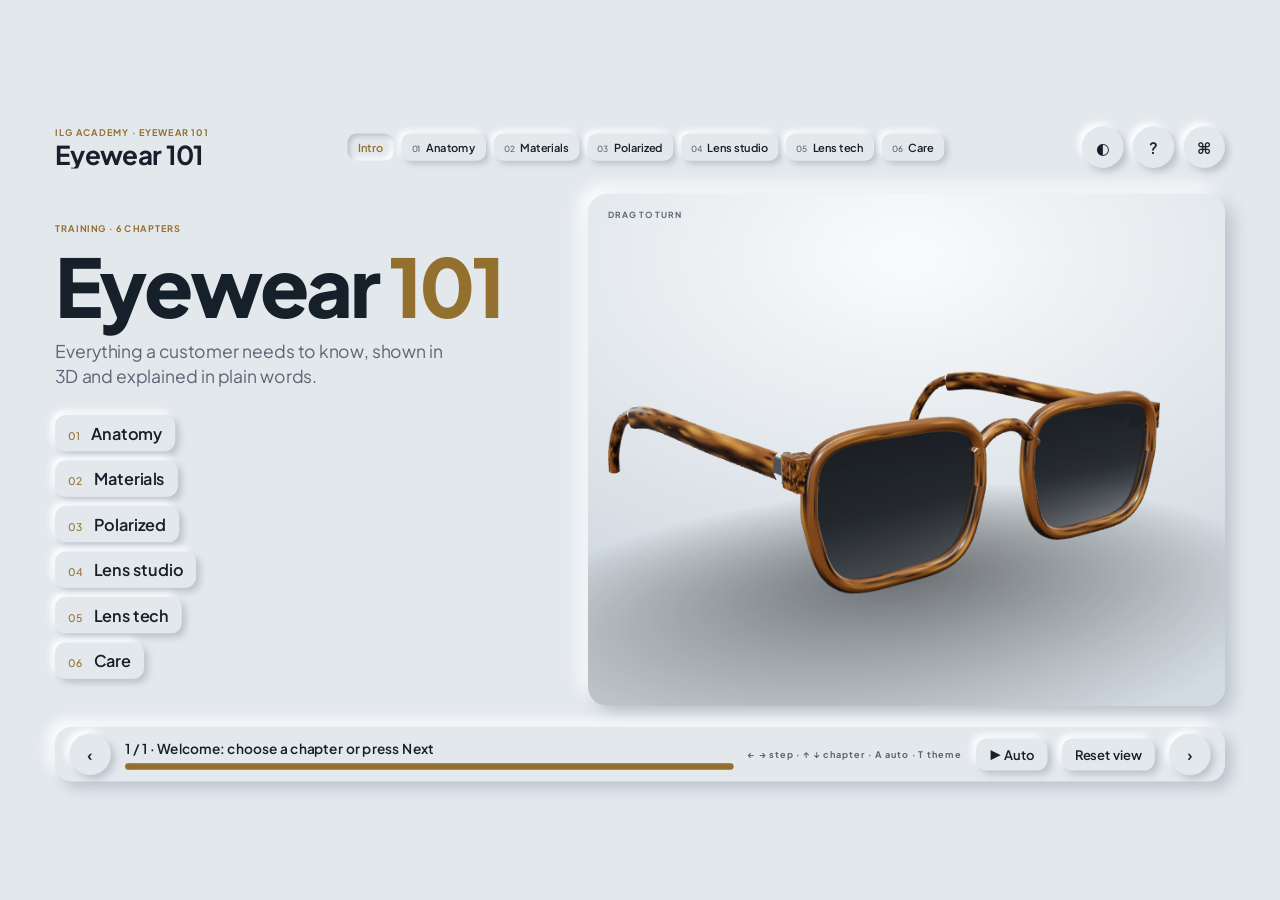
<file: eyewear-101-lab.html>
<!doctype html>
<html lang="en">
<head>
<meta charset="utf-8">
<meta name="viewport" content="width=device-width, initial-scale=1, viewport-fit=cover">
<title>Eyewear 101 Lab</title>
<link rel="preconnect" href="https://fonts.googleapis.com">
<link rel="stylesheet" href="https://fonts.googleapis.com/css2?family=Plus+Jakarta+Sans:ital,wght@0,400;0,500;0,600;0,700;0,800;1,500&display=swap">
<style>
/* Layout: a fixed 1920×1080 slide (16:9) scaled to fit; soft neumorphic controls on one tone; a product-studio stage left, trainer notes right, a remote-friendly control bar at the bottom */
:root{
  --bg:#E3E8ED; --hi:#FFFFFF; --lo:#B9C2CB; --ink:#16202A; --muted:#5A6774; --line:#CCD4DB;
  --gold:#94702F; --lens:#1C7491; --glare:#C6432A; --pass:#21825A;
  --stage-a:#FAFBFC; --stage-b:#D3DBE2; --stage-ink:#16202A; --stage-muted:#5A6774; --lbl-bg:rgba(255,255,255,.88);
  --f-display:"Plus Jakarta Sans","Segoe UI",system-ui,sans-serif;
  --f-body:"Plus Jakarta Sans","Segoe UI",system-ui,sans-serif;
  --f-mono:"Plus Jakarta Sans","Segoe UI",system-ui,sans-serif;
}
@media (prefers-color-scheme: dark){:root:not([data-theme="light"]){
  --bg:#1D2228; --hi:#283039; --lo:#121519; --ink:#E9EEF1; --muted:#98A4AF; --line:#2F3842;
  --gold:#D4B074; --lens:#52BAD6; --glare:#F0745B; --pass:#4FC490;
  --stage-a:#2A3139; --stage-b:#0A0C0F; --stage-ink:#EEF2F4; --stage-muted:#9AA6B0; --lbl-bg:rgba(12,14,18,.72); color-scheme:dark }}
:root[data-theme="dark"]{
  --bg:#1D2228; --hi:#283039; --lo:#121519; --ink:#E9EEF1; --muted:#98A4AF; --line:#2F3842;
  --gold:#D4B074; --lens:#52BAD6; --glare:#F0745B; --pass:#4FC490;
  --stage-a:#2A3139; --stage-b:#0A0C0F; --stage-ink:#EEF2F4; --stage-muted:#9AA6B0; --lbl-bg:rgba(12,14,18,.72); color-scheme:dark }

*{box-sizing:border-box}
[hidden]{display:none!important}
html,body{height:100%}
body{margin:0;background:var(--bg);color:var(--ink);font-family:var(--f-body);overflow:hidden;
  padding-left:max(16px,env(safe-area-inset-left,0px));padding-right:max(16px,env(safe-area-inset-right,0px));padding-block:12px}
#vp{width:100%;height:100%;display:flex;align-items:center;justify-content:center;overflow:hidden}
#deckBox{position:relative;flex:none}
#deck{position:absolute;left:0;top:0;width:1920px;height:1080px;transform-origin:0 0;background:var(--bg);border-radius:28px;overflow:hidden;font-size:22px;line-height:1.45}
p{margin:0}
button{font-family:var(--f-body);color:var(--ink)}
button:focus-visible,input:focus-visible{outline:3px solid var(--lens);outline-offset:3px}

.neu{background:var(--bg);border-radius:26px;box-shadow:10px 10px 22px var(--lo),-10px -10px 22px var(--hi)}
.neu-in{background:var(--bg);border-radius:20px;box-shadow:inset 6px 6px 12px var(--lo),inset -6px -6px 12px var(--hi)}
.nb{border:0;background:var(--bg);border-radius:16px;padding:12px 20px;font-size:20px;font-weight:600;cursor:pointer;
  box-shadow:6px 6px 12px var(--lo),-6px -6px 12px var(--hi);transition:box-shadow .15s,color .15s}
.nb:active{box-shadow:inset 4px 4px 8px var(--lo),inset -4px -4px 8px var(--hi)}
.nb[aria-pressed=true]{box-shadow:inset 5px 5px 10px var(--lo),inset -5px -5px 10px var(--hi);color:var(--gold)}
.nb.round{width:64px;height:64px;padding:0;border-radius:50%;display:grid;place-items:center;font-size:24px}
.nb.sm{padding:9px 14px;font-size:17px;border-radius:13px}
.label{font-family:var(--f-mono);font-size:15px;letter-spacing:.14em;text-transform:uppercase;color:var(--muted)}
.mono{font-family:var(--f-mono);font-variant-numeric:tabular-nums}
.muted{color:var(--muted)}

input[type=range]{-webkit-appearance:none;appearance:none;width:100%;height:16px;border-radius:10px;background:var(--bg);box-shadow:inset 4px 4px 8px var(--lo),inset -4px -4px 8px var(--hi);outline:none}
input[type=range]::-webkit-slider-thumb{-webkit-appearance:none;width:38px;height:38px;border-radius:50%;background:var(--bg);box-shadow:5px 5px 10px var(--lo),-5px -5px 10px var(--hi),inset 0 0 0 7px var(--gold);cursor:pointer}
input[type=range]::-moz-range-thumb{width:38px;height:38px;border:0;border-radius:50%;background:var(--bg);box-shadow:5px 5px 10px var(--lo),-5px -5px 10px var(--hi),inset 0 0 0 7px var(--gold);cursor:pointer}

.top{position:absolute;left:60px;right:60px;top:34px;height:80px;display:flex;align-items:center;justify-content:space-between;gap:30px}
.brand{display:flex;flex-direction:column;gap:4px;min-width:0}
.eyebrow{font-family:var(--f-mono);font-size:15px;letter-spacing:.18em;text-transform:uppercase;color:var(--gold)}
#slideTitle{font-family:var(--f-display);font-weight:500;font-size:46px;line-height:1.05;margin:0;white-space:nowrap;overflow:hidden;text-overflow:ellipsis}
.dots{display:flex;gap:12px;align-items:center}
.dots button{border:0;background:var(--bg);border-radius:14px;padding:10px 16px;font:600 17px var(--f-body);cursor:pointer;box-shadow:5px 5px 10px var(--lo),-5px -5px 10px var(--hi);display:flex;gap:8px;align-items:baseline}
.dots button .n{font:500 13px var(--f-mono);color:var(--muted)}
.dots button[aria-current=true]{box-shadow:inset 4px 4px 9px var(--lo),inset -4px -4px 9px var(--hi);color:var(--gold)}
.dots button[aria-current=true] .n{color:var(--gold)}
.tools{display:flex;gap:14px}
.ctl{position:absolute;left:60px;right:60px;bottom:30px;height:84px;display:flex;align-items:center;gap:22px;padding:0 22px}
.ctl .stepinfo{flex:1;min-width:0;display:flex;flex-direction:column;gap:8px}
.ctl .stepname{font-weight:600;font-size:21px;white-space:nowrap;overflow:hidden;text-overflow:ellipsis}
.prog{height:10px;border-radius:6px}
.prog i{display:block;height:100%;border-radius:6px;background:var(--gold);transition:width .35s}
.keys{font:500 14px var(--f-mono);color:var(--muted);white-space:nowrap}

.slide{position:absolute;left:60px;right:60px;top:146px;bottom:146px;display:grid;grid-template-columns:1180px 1fr;gap:40px}
.stage>canvas.gl,#techStage>canvas,#polStage>canvas,#studioStage>canvas{position:absolute;inset:0}
#techStage>canvas.gl,#polStage>canvas.gl,#studioStage>canvas.gl{z-index:0}#techCanvas,#polCanvas,#studioCanvas{z-index:1}
#tkCtl input[type=range]{width:100%}
.stage{position:relative;border-radius:30px;overflow:hidden;color:var(--stage-ink);
  background:radial-gradient(115% 90% at 50% 12%,var(--stage-a) 0%,var(--stage-b) 78%);
  box-shadow:12px 12px 26px var(--lo),-12px -12px 26px var(--hi)}
.glhost{position:absolute;inset:0}
.glhost canvas,.stage>canvas{display:block;width:100%;height:100%;touch-action:none}
.cap{position:absolute;left:36px;bottom:30px;right:36px;pointer-events:none;display:flex;flex-direction:column;gap:6px}
.cap .k{font:500 15px var(--f-mono);letter-spacing:.16em;text-transform:uppercase;color:var(--gold)}
.cap .t{font-family:var(--f-display);font-size:50px;line-height:1.05}
.cap .d{font-size:21px;color:var(--stage-muted);max-width:60ch}
.hint{position:absolute;left:30px;top:24px;font:500 14px var(--f-mono);letter-spacing:.1em;color:var(--stage-muted);pointer-events:none}
.lbl{position:absolute;transform:translate(-50%,-140%);font:600 17px var(--f-body);background:var(--lbl-bg);color:var(--stage-ink);padding:6px 14px;border-radius:999px;white-space:nowrap;cursor:pointer;border:0;box-shadow:0 4px 14px rgba(0,0,0,.18);transition:opacity .25s}
.lbl.on{background:var(--gold);color:#fff}
.panel{display:flex;flex-direction:column;gap:18px;min-width:0;overflow:hidden;padding:12px;margin:-12px}
.card{padding:22px 24px;display:flex;flex-direction:column;gap:10px}
.card h3{font-family:var(--f-display);font-weight:500;font-size:38px;line-height:1.08;margin:0}
.card .body{font-size:21px}
.pro .q{font-family:var(--f-display);font-style:italic;font-size:25px;line-height:1.35}
ul.ticks{list-style:none;margin:0;padding:0;display:flex;flex-direction:column;gap:8px}
ul.ticks li{display:grid;grid-template-columns:26px 1fr;gap:8px;font-size:20px}
ul.ticks li::before{content:"✓";color:var(--pass);font-weight:700}
.grid2{display:grid;grid-template-columns:1fr 1fr;gap:14px}

.cover{grid-template-columns:780px 1fr}
.cover h1{font-family:var(--f-display);font-weight:500;font-size:132px;line-height:.95;margin:20px 0 0;letter-spacing:-.01em}
.cover h1 em{color:var(--gold)}
.cover .sub{font-size:27px;color:var(--muted);max-width:30ch;margin-top:22px}
.chlist{display:flex;flex-direction:column;gap:14px;margin-top:40px;align-items:flex-start}
.chlist button{display:flex;gap:18px;align-items:baseline;text-align:left;font-size:25px}
.chlist .n{font:500 16px var(--f-mono);color:var(--gold)}

.matbar{position:absolute;left:30px;right:30px;top:24px;display:flex;flex-wrap:wrap;gap:12px}
.matbar .nb{font-size:17px;padding:10px 16px;display:flex;gap:10px;align-items:center}
.sw{width:22px;height:22px;border-radius:50%;flex:none;box-shadow:inset 0 0 0 2px rgba(255,255,255,.4)}
.scale{display:grid;grid-template-columns:170px 1fr;gap:12px 16px;align-items:center;font-size:19px}
.scale .bar{height:12px;border-radius:7px}
.scale .bar i{display:block;height:100%;background:var(--gold);border-radius:7px;transition:width .5s}

.meters{display:grid;grid-template-columns:1fr 1fr;gap:16px}
.big{font-family:var(--f-display);font-size:58px;line-height:1;font-variant-numeric:tabular-nums}
.meter .bar{height:12px;border-radius:7px;margin-top:8px}
.meter .bar i{display:block;height:100%;border-radius:7px;transition:width .2s}

.acts{display:grid;grid-template-columns:repeat(2,1fr);gap:12px}
.acts .nb{font-size:18px;padding:11px 14px;text-align:left}
.chips{display:flex;flex-wrap:wrap;gap:10px}
.chips .nb{font-size:17px;padding:9px 13px}
.swb{display:flex;gap:12px;flex-wrap:wrap}
.swb button{width:52px;height:52px;border-radius:50%;border:0;cursor:pointer;background:var(--bg);box-shadow:5px 5px 10px var(--lo),-5px -5px 10px var(--hi);display:grid;place-items:center}
.swb button span{width:32px;height:32px;border-radius:50%;display:block}
.swb button[aria-pressed=true]{box-shadow:inset 4px 4px 8px var(--lo),inset -4px -4px 8px var(--hi),0 0 0 3px var(--gold)}
.rec{position:absolute;left:30px;right:30px;bottom:26px;padding:20px 24px;border-radius:22px;background:var(--lbl-bg);color:var(--stage-ink);font-size:21px;backdrop-filter:blur(8px)}
.rec b{font-family:var(--f-display);font-size:28px;font-weight:500;display:block}
.tags{display:flex;gap:10px;flex-wrap:wrap}
.tag{font:700 16px var(--f-body);padding:6px 12px;border-radius:10px;box-shadow:inset 3px 3px 6px var(--lo),inset -3px -3px 6px var(--hi)}
.tag.ok{color:var(--pass)} .tag.no{color:var(--glare)}

.carestage{display:flex;align-items:center;justify-content:center;padding:40px}
.carestage svg{width:100%;height:100%}
.habits{position:absolute;inset:30px;display:grid;grid-template-columns:repeat(2,1fr);gap:18px;align-content:center}
.habit{display:flex;gap:16px;align-items:flex-start;padding:18px 20px;border-radius:20px;background:var(--lbl-bg)}
.habit .ic{flex:0 0 44px;height:44px;border-radius:50%;display:grid;place-items:center;color:#fff;font:700 22px var(--f-body)}
.habit .ic.do{background:var(--pass)} .habit .ic.dont{background:var(--glare)}
.habit h4{margin:0;font-size:21px}
.habit p{font-size:18px;color:var(--stage-muted)}
.stepdots{display:flex;gap:10px;flex-wrap:wrap}
.stepdots .nb{width:52px;height:52px;padding:0;border-radius:50%;font:600 17px var(--f-mono)}

.overlay{position:absolute;inset:0;background:rgba(10,12,15,.45);display:flex;align-items:center;justify-content:center;z-index:20}
.modal{width:1100px;max-width:90%;padding:48px 54px;display:flex;flex-direction:column;gap:22px}
.modal h2{font-family:var(--f-display);font-weight:500;font-size:48px;margin:0;line-height:1.1}
.opts{display:flex;flex-direction:column;gap:16px}
.opts .nb{text-align:left;font-size:24px;padding:18px 24px}
.opts .nb.right{color:var(--pass);box-shadow:inset 5px 5px 10px var(--lo),inset -5px -5px 10px var(--hi)}
.opts .nb.wrong{color:var(--glare);box-shadow:inset 5px 5px 10px var(--lo),inset -5px -5px 10px var(--hi)}
.fb{font-size:22px;min-height:1.5em}
.keytable{display:grid;grid-template-columns:330px 1fr;gap:10px 24px;font-size:21px}
.keytable kbd{font:500 18px var(--f-mono);padding:4px 10px;border-radius:8px;box-shadow:inset 2px 2px 4px var(--lo),inset -2px -2px 4px var(--hi)}
code{font-family:var(--f-mono);font-size:17px}
#s2 .card .body{font-size:19px} #s2 ul.ticks li{font-size:18px} #s2 .scale{font-size:17px;gap:8px 14px}
#slideTitle{font-weight:700;font-size:40px;letter-spacing:-.015em}
.cap .t{font-weight:700;font-size:42px;letter-spacing:-.02em}
.card h3{font-weight:700;font-size:31px;letter-spacing:-.015em;line-height:1.15}
.cover h1{font-weight:800;font-size:124px;letter-spacing:-.04em}
.cover h1 em{font-style:normal}
.pro .q{font-weight:500;font-size:21px}
.big{font-weight:800;font-size:48px;letter-spacing:-.02em}
.modal h2{font-weight:700;font-size:40px;letter-spacing:-.015em}
.rec b{font-weight:700;font-size:25px}
.label,.eyebrow,.hint,.keys,.cap .k{font-weight:700;letter-spacing:.12em}
.label{font-size:13px} .eyebrow{font-size:14px} .hint{font-size:13px}
.card .body{font-size:20px;line-height:1.5}
#s3 .card .body{font-size:19px}
@media (prefers-reduced-motion:reduce){*{transition:none!important}}
</style>
</head>
<body>


<div id="vp"><div id="deckBox"><div id="deck">

  <div class="top">
    <div class="brand"><div class="eyebrow">ILG Academy · Eyewear 101</div><h1 id="slideTitle">Eyewear 101</h1></div>
    <nav class="dots" id="dots" aria-label="Chapters"></nav>
    <div class="tools">
      <button class="nb round" id="btnTheme" aria-label="Switch light and dark" title="Light / dark (T)">◐</button>
      <button class="nb round" id="btnQuiz" aria-label="Quick check" title="Quick check (Q)">?</button>
      <button class="nb round" id="btnHelp" aria-label="Remote and keyboard controls" title="Controls (H)">⌘</button>
    </div>
  </div>

  <section class="slide cover" id="s0">
    <div style="display:flex;flex-direction:column;justify-content:center">
      <div class="eyebrow">Training · 6 chapters</div>
      <h1>Eyewear <em>101</em></h1>
      <p class="sub">Everything a customer needs to know, shown in 3D and explained in plain words.</p>
      <div class="chlist" id="chList"></div>
    </div>
    <div class="stage" id="coverStage"><div class="glhost"></div><div class="hint">DRAG TO TURN</div></div>
  </section>

  <section class="slide" id="s1" hidden>
    <div class="stage" id="anatStage">
      <div class="glhost"></div>
      <div class="hint">DRAG TO TURN · PINCH TO ZOOM · TAP A PART</div>
      <div id="measure" hidden style="position:absolute;inset:0;background:radial-gradient(115% 90% at 50% 12%,var(--stage-a) 0%,var(--stage-b) 78%)"><svg id="measureSvg" viewBox="0 0 1180 788" style="width:100%;height:100%" role="img" aria-label="Technical drawing showing how frame sizes are measured"></svg></div>
      <div class="cap"><div class="k" id="anK"></div><div class="t" id="anT"></div><div class="d" id="anD"></div></div>
    </div>
    <div class="panel">
      <div class="card neu">
        <div class="label">Pull the frame apart</div>
        <div style="display:flex;gap:16px;align-items:center"><span class="label">Closed</span><input type="range" id="explode" min="0" max="100" value="0" aria-label="Pull the frame apart"><span class="label">Open</span></div>
      </div>
      <div class="card neu"><div class="label">Tap a part</div><div class="grid2" id="partList"></div></div>
      <div class="card neu">
        <div class="label">Read the size · inside the temple</div>
        <div style="display:flex;gap:16px;align-items:center;flex-wrap:wrap">
          <button class="nb" data-size="lens">53</button><span class="mono muted" style="font-size:26px">□</span>
          <button class="nb" data-size="bridge">20</button><span class="mono muted" style="font-size:26px">–</span>
          <button class="nb" data-size="temple">145</button>
        </div>
        <p class="muted" id="sizeText" style="font-size:19px">Lens width · bridge width · temple length, in millimetres.</p>
      </div>
      <div class="card neu pro"><div class="label">Say it like a pro</div><p class="q" id="anPro"></p></div>
    </div>
  </section>

  <section class="slide" id="s2" hidden>
    <div class="stage" id="matStage">
      <div class="glhost"></div>
      <div class="matbar" id="matBar"></div>
      <div class="cap"><div class="k">What it is</div><div class="t" id="mtT"></div><div class="d" id="mtD"></div></div>
    </div>
    <div class="panel">
      <div class="card neu"><div class="label">Made from</div><p class="body" id="mtFrom"></p></div>
      <div class="card neu"><div class="label">Advantages</div><ul class="ticks" id="mtAdv"></ul></div>
      <div class="card neu"><div class="label">How it compares</div><div class="scale" id="mtScale"></div></div>
      <div class="card neu"><div class="label">Care tip</div><p class="body" id="mtCare" style="font-size:19px"></p></div>
    </div>
  </section>

  <section class="slide" id="s3" hidden>
    <div class="stage" id="polStage">
      <canvas id="polGL" class="gl" width="1180" height="788" aria-hidden="true"></canvas>
      <canvas id="polCanvas" width="1180" height="788" aria-label="Animated explanation of how a polarized lens blocks glare"></canvas>
      <div class="hint" id="plK"></div>
    </div>
    <div class="panel">
      <div class="card neu"><div class="label" id="plK2"></div><h3 id="plT"></h3><p class="body" id="plD"></p></div>
      <div class="card neu" id="plTurn" hidden>
        <div class="label">Turn the lens yourself</div>
        <input type="range" id="polAngle" min="0" max="90" value="0" aria-label="Lens angle in degrees">
        <div style="display:flex;justify-content:space-between;font-size:16px;font-weight:600" class="muted"><span>Blinds up and down</span><span id="polDeg">0°</span><span>Blinds sideways</span></div>
        <div class="meter"><div class="label" id="mLbl">Glare getting through</div><div class="big" id="mGlare">0%</div><div class="bar neu-in"><i id="bGlare" style="background:var(--glare)"></i></div></div>
      </div>
      <div class="card neu"><div class="label">In one sentence</div><p class="body">Glare is flat light bounced off water and roads. A polarized lens has tiny vertical blinds inside that stop the flat glare and let normal light through.</p></div>
      <div class="card neu pro" id="plProCard"><div class="label">Say it like a pro</div><p class="q" id="plPro"></p></div>
    </div>
  </section>

  <section class="slide" id="s4" hidden>
    <div class="stage" id="studioStage">
      <canvas id="studioGL" class="gl" width="1180" height="788" aria-hidden="true"></canvas>
      <canvas id="studioCanvas" width="1180" height="788" aria-label="Beach view: naked eye on the left, chosen lens on the right"></canvas>
      <div class="rec" id="recBox"></div>
    </div>
    <div class="panel" style="gap:20px">
      <div class="card neu" style="padding:22px 24px"><div class="label">What will the customer do?</div><div class="acts" id="acts"></div></div>
      <div class="card neu" style="padding:22px 24px"><div class="label">Filter category · <span id="catPct" class="mono"></span></div><div class="chips" id="catRow"></div></div>
      <div class="card neu" style="padding:22px 24px"><div class="label">Lens colour · <span id="tintName"></span></div><div class="swb" id="tintRow"></div></div>
      <div class="card neu" style="padding:22px 24px">
        <div class="chips"><button class="nb" id="optPolar">Polarized</button><button class="nb" id="optGrad">Gradient</button><button class="nb" id="optSweep">▶ Auto-compare</button></div>
        <div class="tags" id="verdict"></div>
      </div>
    </div>
  </section>

  <section class="slide" id="s5" hidden>
    <div class="stage" id="techStage">
      <canvas id="techGL" class="gl" width="1180" height="788" aria-hidden="true"></canvas>
      <canvas id="techCanvas" width="1180" height="788" aria-label="Lens technology demonstration: drag the line to compare"></canvas>
    </div>
    <div class="panel">
      <div class="card neu"><div class="label" id="tkK"></div><h3 id="tkT"></h3><p class="body" id="tkD"></p></div>
      <div class="card neu"><div class="label" id="tkCtlL">Try it</div><div class="chips" id="tkCtl"></div></div>
      <div class="card neu"><div class="label">Technologies</div><div class="stepdots" id="tkDots"></div></div>
      <div class="card neu pro"><div class="label">Say it like a pro</div><p class="q" id="tkPro"></p></div>
    </div>
  </section>

  <section class="slide" id="s6" hidden>
    <div class="stage carestage" id="careStage">
      <svg id="careArt" viewBox="0 0 520 320" role="img" aria-label="Care illustration"></svg>
      <div class="habits" id="habits" hidden></div>
    </div>
    <div class="panel">
      <div class="card neu"><div class="label" id="cK"></div><h3 id="cT"></h3><p class="body" id="cD"></p></div>
      <div class="card neu"><div class="label">Steps</div><div class="stepdots" id="careDots"></div></div>
      <div class="card neu pro"><div class="label">Say it like a pro</div><p class="q" id="cPro"></p></div>
    </div>
  </section>

  <div class="ctl neu">
    <button class="nb round" id="btnPrev" aria-label="Back">‹</button>
    <div class="stepinfo"><div class="stepname" id="stepName"></div><div class="prog neu-in"><i id="progBar"></i></div></div>
    <span class="keys">← → step · ↑ ↓ chapter · A auto · T theme</span>
    <button class="nb" id="btnAuto" aria-pressed="false">▶ Auto</button>
    <button class="nb" id="btnReset">Reset view</button>
    <button class="nb round" id="btnNext" aria-label="Next">›</button>
  </div>

  <div class="overlay" id="quizOv" hidden><div class="modal neu" role="dialog" aria-modal="true" aria-labelledby="qTitle">
    <div class="label">Quick check</div><h2 id="qTitle"></h2><div class="opts" id="qOpts"></div><p class="fb" id="qFb"></p>
    <div style="display:flex;justify-content:flex-end"><button class="nb" id="qClose">Close</button></div>
  </div></div>

  <div class="overlay" id="helpOv" hidden><div class="modal neu" role="dialog" aria-modal="true" aria-labelledby="hTitle">
    <div class="label">Presenter controls</div><h2 id="hTitle">Phone remote and keyboard</h2>
    <div class="keytable">
      <span><kbd>→</kbd> <kbd>PgDn</kbd> <kbd>Space</kbd></span><span>Next step, then next chapter</span>
      <span><kbd>←</kbd> <kbd>PgUp</kbd></span><span>Previous step</span>
      <span><kbd>↓</kbd> <kbd>↑</kbd></span><span>Next / previous chapter</span>
      <span><kbd>0</kbd>–<kbd>5</kbd></span><span>Jump to a chapter</span>
      <span><kbd>A</kbd> &nbsp;<kbd>T</kbd> or <kbd>B</kbd> &nbsp;<kbd>R</kbd> &nbsp;<kbd>Q</kbd></span><span>Auto-play · light/dark · reset view · quick check</span>
    </div>
    <p style="font-size:19px" class="muted">For Deckora: when this page is embedded, send <code>postMessage({cmd:"next"})</code>. Commands: <code>next · prev · nextChapter · prevChapter · goto {chapter, step} · theme · auto · reset · quiz</code>. The page replies with its current chapter and step.</p>
    <div style="display:flex;justify-content:flex-end"><button class="nb" id="hClose">Close</button></div>
  </div></div>

</div></div></div>


<script>
/* =====================================================================
   WaterGL — a physically based sea for teaching polarisation.
   Each pixel: camera ray → wavy water surface → Fresnel reflectance
   split into s- and p-polarised parts (Fresnel equations, n = 1.333).
   A polarised lens passes only the light vibrating along its axis, so
   the sky "sheen" (mostly s-polarised) disappears and the seabed shows.
   A non-polarised lens of the same darkness dims everything equally.
   Modes per side: 0 naked eye · 1 tinted, non-polarised · 2 polarised.
   ===================================================================== */
const WaterGL = (function () {
  const VS = "attribute vec2 p;void main(){gl_Position=vec4(p,0.,1.);}";
  const FS = `
precision highp float;
uniform vec2 uRes; uniform float uTime, uSplit, uPitch, uTilt, uMask, uDark, uGlare;
uniform float uModeL, uModeR; uniform vec3 uTint; uniform vec4 uLens; uniform float uGap;
const float NW = 1.333;
vec3 sunDir(){ return normalize(vec3(1.0, 1.25, -0.35)); }
float hash(vec2 p){ return fract(sin(dot(p, vec2(127.1, 311.7))) * 43758.5453); }
float noise(vec2 p){ vec2 i = floor(p), f = fract(p); f = f*f*(3.-2.*f);
  return mix(mix(hash(i), hash(i+vec2(1,0)), f.x), mix(hash(i+vec2(0,1)), hash(i+vec2(1,1)), f.x), f.y); }
float fbm(vec2 p){ float a = .5, s = 0.; for (int i = 0; i < 5; i++) { s += a*noise(p); p = p*2.03 + 17.1; a *= .5; } return s; }
vec3 sky(vec3 d){
  float h = clamp(d.y, 0., 1.);
  vec3 col = mix(vec3(13.,13.5,14.), vec3(1.6,3.2,6.4), pow(h, .28));
  vec3 s = sunDir(); float sd = max(dot(d, s), 0.);
  col += vec3(1.,.95,.82) * (pow(sd, 2400.) * 400. + pow(sd, 60.) * .6 + pow(sd, 8.) * .25);
  return col;
}
float waveH(vec2 p, float t){
  float h = 0.;
  h += .060 * sin(dot(p, vec2(.9,.4)) * 1.1 + t * 1.3);
  h += .040 * sin(dot(p, vec2(-.3,1.)) * 1.9 + t * 1.7);
  h += .022 * sin(dot(p, vec2(.7,-.7)) * 3.3 + t * 2.3);
  h += .012 * sin(dot(p, vec2(.2,.98)) * 6.1 + t * 3.1);
  h += .008 * (fbm(p * 2.2 + t * .35) - .5);
  return h;
}
vec3 waveN(vec2 p, float t, float fade){
  float e = .03, h = waveH(p, t);
  vec2 g = vec2(waveH(p + vec2(e,0.), t) - h, waveH(p + vec2(0.,e), t) - h) / e;
  /* fine ripples: these small facets make the sun sparkle */
  float r0 = fbm(p * 7. + vec2(t * .9, -t * .6)), rx = fbm(p * 7. + vec2(.05, 0.) + vec2(t * .9, -t * .6)), ry = fbm(p * 7. + vec2(0., .05) + vec2(t * .9, -t * .6));
  g += vec2(rx - r0, ry - r0) / .05 * .03;
  return normalize(vec3(-g.x * fade * .55, 1., -g.y * fade * .55));
}
vec3 seabed(vec2 q, float t){
  float sand = .55 + .25 * fbm(q * .7) + .1 * sin(q.x * 3. + fbm(q * 1.3) * 4.);
  vec3 col = mix(vec3(.72,.66,.5), vec3(1.,.95,.8), sand);
  float rock = smoothstep(.62, .7, fbm(q * .35 + 4.));
  col = mix(col, vec3(.25,.27,.24) * (.7 + .5 * fbm(q * 3.)), rock);
  float weed = smoothstep(.58, .66, fbm(q * .5 - 9.)) * (.6 + .4 * sin(q.x * 18. + t * 2.));
  col = mix(col, vec3(.16,.34,.2), weed * .8);
  /* caustics */
  float c = fbm(q * 2.1 + vec2(t * .45, t * .3)); c = pow(1. - abs(c * 2. - 1.), 6.);
  col += vec3(.45,.5,.38) * c * .6;
  /* a few fish */
  for (int i = 0; i < 4; i++) {
    float fi = float(i);
    vec2 c0 = vec2(mod(t * (.45 + fi * .1) + fi * 3.7, 12.) - 6., -3.2 - fi * 1.7);
    vec2 d = (q - c0) * vec2(1., 2.6);
    float body = smoothstep(.5, .42, length(d));
    vec2 tl = q - c0 + vec2(.5, 0.); float tail = step(-.3, tl.x) * step(tl.x, 0.) * step(abs(tl.y), (tl.x + .3) * .7);
    col = mix(col, vec3(.12,.16,.17), max(body, tail) * .9);
  }
  return col;
}
void main(){
  vec2 frag = gl_FragCoord.xy; vec2 uv = (frag - .5 * uRes) / uRes.y;
  /* camera: 1.7 m above the sea, pitched down */
  float pc = cos(uPitch), ps = sin(uPitch);
  vec3 fwd = vec3(0., -ps, -pc), up = vec3(0., pc, -ps), right = vec3(1.,0.,0.);
  vec3 dir = normalize(fwd + uv.x * right * 1.05 + uv.y * up * 1.05);
  vec3 ro = vec3(0., 1.7, 0.);
  /* which lens covers this pixel */
  float mode;
  if (uMask < .5) mode = frag.x < uSplit * uRes.x ? uModeL : uModeR;
  else {
    vec2 c = vec2(uLens.x, uRes.y - uLens.y); vec2 a = uLens.zw;
    vec2 d1 = abs(frag - (c - vec2(uGap * .5 + a.x, 0.))) / a, d2 = abs(frag - (c + vec2(uGap * .5 + a.x, 0.))) / a;
    float in1 = pow(d1.x, 2.2) + pow(d1.y, 2.2), in2 = pow(d2.x, 2.2) + pow(d2.y, 2.2);
    mode = (in1 < 1. || in2 < 1.) ? uModeR : uModeL;
  }
  /* lens transmission axis (vertical, turned by head tilt) */
  vec3 axis = normalize(up * cos(uTilt) + right * sin(uTilt));
  vec3 col;
  if (dir.y >= 0.) {
    col = sky(dir); if (mode > .5) col *= .5;
  } else {
    float t = ro.y / -dir.y; vec3 p = ro + dir * t;
    float fade = clamp(1. - t / 60., 0., 1.);
    vec3 n = waveN(p.xz, uTime, fade);
    float ci = clamp(dot(-dir, n), 0., 1.);
    float st = sqrt(max(0., 1. - ci * ci)) / NW, ct = sqrt(max(0., 1. - st * st));
    float rs = (ci - NW * ct) / (ci + NW * ct), rp = (NW * ci - ct) / (NW * ci + ct);
    float Rs = rs * rs, Rp = rp * rp, R = .5 * (Rs + Rp);
    vec3 refl = sky(reflect(dir, n)) * uGlare;
    /* light coming up from below: refracted ray to a gently sloping seabed */
    vec3 rd = refract(dir, n, 1. / NW);
    float depth = .45 + max(0., -p.z) * .06;
    float tb = depth / max(.05, -rd.y);
    vec2 q = p.xz + rd.xz * tb;
    vec3 water = vec3(.0,.17,.22);
    vec3 under = seabed(q, uTime) * .75 * exp(-tb * vec3(.85,.15,.11)) + water * (1. - exp(-tb * .35));
    under = mix(under, water * 1.2, clamp(t / 45., 0., 1.));
    vec3 Iu = under * (1. - R);
    if (mode < .5) col = (refl * R + Iu) * .62;              /* naked eye (the eye stops down in bright light) */
    else if (mode < 1.5) col = (refl * R + Iu) * .5;          /* tinted, same darkness, not polarised */
    else {
      vec3 es = normalize(cross(n, dir)); vec3 ep = normalize(cross(es, dir));
      float cs = dot(es, axis); cs *= cs; float cp = dot(ep, axis); cp *= cp;
      col = refl * (.5 * Rs * cs + .5 * Rp * cp) + Iu * .5;
    }
    /* haze to the horizon */
    float fog = 1. - exp(-t * .006); vec3 hz = sky(vec3(dir.x, .02, dir.z)) * (mode > .5 ? .5 : 1.);
    col = mix(col, hz, fog * .55);
  }
  if (mode > .5) { col *= uTint * 2.0 * (1. - uDark * .55); }   /* the eye adapts: show lens views at similar exposure */
  col = 1. - exp(-col * 1.15);
  col = pow(col, vec3(1. / 1.15));
  gl_FragColor = vec4(col, 1.);
}`;
  function create(canvas) {
    const gl = canvas.getContext("webgl", { antialias: false, preserveDrawingBuffer: true, premultipliedAlpha: false });
    if (!gl) return null;
    const sh = (t, s) => { const o = gl.createShader(t); gl.shaderSource(o, s); gl.compileShader(o); if (!gl.getShaderParameter(o, gl.COMPILE_STATUS)) { console.warn(gl.getShaderInfoLog(o)); return null; } return o; };
    const v = sh(gl.VERTEX_SHADER, VS), f = sh(gl.FRAGMENT_SHADER, FS); if (!v || !f) return null;
    const pr = gl.createProgram(); gl.attachShader(pr, v); gl.attachShader(pr, f); gl.linkProgram(pr);
    if (!gl.getProgramParameter(pr, gl.LINK_STATUS)) { console.warn(gl.getProgramInfoLog(pr)); return null; }
    gl.useProgram(pr);
    const b = gl.createBuffer(); gl.bindBuffer(gl.ARRAY_BUFFER, b); gl.bufferData(gl.ARRAY_BUFFER, new Float32Array([-1, -1, 3, -1, -1, 3]), gl.STATIC_DRAW);
    const loc = gl.getAttribLocation(pr, "p"); gl.enableVertexAttribArray(loc); gl.vertexAttribPointer(loc, 2, gl.FLOAT, false, 0, 0);
    const U = {}; ["uRes", "uTime", "uSplit", "uPitch", "uTilt", "uMask", "uDark", "uGlare", "uModeL", "uModeR", "uTint", "uLens", "uGap"].forEach((n) => (U[n] = gl.getUniformLocation(pr, n)));
    return {
      canvas, gl,
      /* o: { t, split, left, right, pitch (deg down), tilt (deg), tint [r,g,b] 0..1, dark 0..1, glare 0..1, mask: null | {cx,cy,a,b,gap} } */
      render(o) {
        const w = canvas.width, h = canvas.height; gl.viewport(0, 0, w, h);
        gl.uniform2f(U.uRes, w, h); gl.uniform1f(U.uTime, o.t || 0); gl.uniform1f(U.uSplit, o.split == null ? .5 : o.split);
        gl.uniform1f(U.uPitch, (o.pitch == null ? 24 : o.pitch) * Math.PI / 180); gl.uniform1f(U.uTilt, (o.tilt || 0) * Math.PI / 180);
        gl.uniform1f(U.uModeL, o.left || 0); gl.uniform1f(U.uModeR, o.right == null ? 2 : o.right);
        const tn = o.tint || [.5, .5, .5]; gl.uniform3f(U.uTint, tn[0], tn[1], tn[2]); gl.uniform1f(U.uDark, o.dark || 0); gl.uniform1f(U.uGlare, o.glare == null ? 1 : o.glare);
        if (o.mask) { gl.uniform1f(U.uMask, 1); gl.uniform4f(U.uLens, o.mask.cx, o.mask.cy, o.mask.a, o.mask.b); gl.uniform1f(U.uGap, o.mask.gap); } else gl.uniform1f(U.uMask, 0);
        gl.drawArrays(gl.TRIANGLES, 0, 3);
      },
    };
  }
  return { create };
})();

</script>
<script type="text/plain" id="labMain">
(function(){
const reduce=window.matchMedia('(prefers-reduced-motion: reduce)').matches;
const $=id=>document.getElementById(id);
const cssv=n=>getComputedStyle(document.documentElement).getPropertyValue(n).trim();
const hasGL=(()=>{ try{ const c=document.createElement('canvas'); return !!(window.THREE&&(c.getContext('webgl')||c.getContext('experimental-webgl'))); }catch(e){ return false; } })();

/* fit 1920x1080 */
let SCALE=1;
function fit(){ const vp=$('vp'),W=vp.clientWidth,H=vp.clientHeight; SCALE=Math.max(0.1,Math.min(W/1920,H/1080));
  $('deckBox').style.width=1920*SCALE+'px'; $('deckBox').style.height=1080*SCALE+'px'; $('deck').style.transform=`scale(${SCALE})`; resizeGL(); }
window.addEventListener('resize',fit);

/* theme */
function isDark(){ const a=document.documentElement.getAttribute('data-theme'); return a?a==='dark':window.matchMedia('(prefers-color-scheme: dark)').matches; }
function toggleTheme(){ document.documentElement.setAttribute('data-theme',isDark()?'light':'dark'); if(cur.s===6) showCare(cur.st); }
$('btnTheme').onclick=toggleTheme;

/* orbit */
function orbit(canvas,state){
  let drag=null,pinch=null;
  canvas.addEventListener('pointerdown',e=>{ drag={x:e.clientX,y:e.clientY,id:e.pointerId,moved:0}; canvas.setPointerCapture(e.pointerId); });
  canvas.addEventListener('pointermove',e=>{ if(!drag||e.pointerId!==drag.id) return;
    const dx=(e.clientX-drag.x)/SCALE,dy=(e.clientY-drag.y)/SCALE; drag.moved+=Math.abs(dx)+Math.abs(dy); drag.x=e.clientX; drag.y=e.clientY;
    if(drag.moved>6){ state.user=true; state.ty=null; }
    state.yaw+=dx*0.005; state.pitch=Math.max(-1.2,Math.min(1.25,state.pitch+dy*0.004)); });
  canvas.addEventListener('pointerup',e=>{ if(drag&&drag.moved<8&&state.onTap) state.onTap(e); drag=null; });
  canvas.addEventListener('wheel',e=>{ e.preventDefault(); state.dist=Math.max(state.min,Math.min(state.max,state.dist*(1+Math.sign(e.deltaY)*0.08))); },{passive:false});
  canvas.addEventListener('touchstart',e=>{ if(e.touches.length===2) pinch=Math.hypot(e.touches[0].clientX-e.touches[1].clientX,e.touches[0].clientY-e.touches[1].clientY); },{passive:true});
  canvas.addEventListener('touchmove',e=>{ if(e.touches.length===2&&pinch){ const d=Math.hypot(e.touches[0].clientX-e.touches[1].clientX,e.touches[0].clientY-e.touches[1].clientY); state.dist=Math.max(state.min,Math.min(state.max,state.dist*pinch/d)); pinch=d; } },{passive:true});
}
function placeCam(cam,s,t){ cam.position.set(t.x+s.dist*Math.sin(s.yaw)*Math.cos(s.pitch),t.y+s.dist*Math.sin(s.pitch),t.z+s.dist*Math.cos(s.yaw)*Math.cos(s.pitch)); cam.lookAt(t); }

/* rendering helpers */
function studioRenderer(canvas){ const r=new THREE.WebGLRenderer({canvas,antialias:true,alpha:true}); r.outputEncoding=THREE.sRGBEncoding; r.toneMapping=THREE.ACESFilmicToneMapping; r.toneMappingExposure=1.05; return r; }
function studioEnv(renderer){
  const env=new THREE.Scene(); const g=new THREE.SphereGeometry(50,32,16),col=[],pos=g.attributes.position;
  for(let i=0;i<pos.count;i++){ const y=pos.getY(i)/50; const c=new THREE.Color().setHSL(0.58,0.08,0.06+0.24*Math.max(0,y)); col.push(c.r,c.g,c.b); }
  g.setAttribute('color',new THREE.Float32BufferAttribute(col,3)); env.add(new THREE.Mesh(g,new THREE.MeshBasicMaterial({vertexColors:true,side:THREE.BackSide})));
  const box=(w,h,x,y,z,ry,rx,i)=>{ const m=new THREE.Mesh(new THREE.PlaneGeometry(w,h),new THREE.MeshBasicMaterial({color:new THREE.Color(i,i,i),side:THREE.DoubleSide})); m.position.set(x,y,z); m.rotation.y=ry; m.rotation.x=rx; env.add(m); };
  box(30,8,0,28,0,0,Math.PI/2,3.2); box(10,22,-30,6,8,Math.PI/2,0,2.2); box(8,18,28,4,-6,-Math.PI/2,0,1.4); box(26,4,0,4,-34,0,0,1.6); box(18,3,0,-6,30,0,0,0.9);
  const pm=new THREE.PMREMGenerator(renderer); const t=pm.fromScene(env,0.03).texture; pm.dispose(); return t;
}
function canvasTex(w,h,draw,srgb=true){ const c=document.createElement('canvas'); c.width=w; c.height=h; draw(c.getContext('2d'),w,h); const t=new THREE.CanvasTexture(c); if(srgb) t.encoding=THREE.sRGBEncoding; t.anisotropy=4; return t; }
function rnd(seed){ let s=seed; return ()=>{ s=(s*16807)%2147483647; return (s-1)/2147483646; }; }
const TEX={};
const tortoise=()=>canvasTex(512,512,(g,w,h)=>{ const R=rnd(7); g.fillStyle='#8a5522'; g.fillRect(0,0,w,h);
  for(let i=0;i<130;i++){ const x=R()*w,y=R()*h,r=8+R()*46,dark=R()<0.6; const gr=g.createRadialGradient(x,y,0,x,y,r);
    gr.addColorStop(0,dark?'rgba(30,14,5,.95)':'rgba(220,156,66,.8)'); gr.addColorStop(1,dark?'rgba(30,14,5,0)':'rgba(220,156,66,0)'); g.fillStyle=gr; g.beginPath(); g.ellipse(x,y,r*1.6,r,R()*3,0,7); g.fill(); } });
const brushed=()=>canvasTex(512,64,(g,w,h)=>{ const R=rnd(3); g.fillStyle='#b7bcc2'; g.fillRect(0,0,w,h);
  for(let i=0;i<900;i++){ const y=R()*h,l=R()<.5?255:60; g.strokeStyle=`rgba(${l},${l},${l},${0.05+R()*0.08})`; g.beginPath(); g.moveTo(0,y); g.lineTo(w,y+R()*2-1); g.stroke(); } });
function lensTex(){ if(TEX.lens) return TEX.lens; const t=canvasTex(256,256,(g,w,h)=>{ const gr=g.createLinearGradient(0,0,0,h); gr.addColorStop(0,'rgba(43,48,54,.95)'); gr.addColorStop(.55,'rgba(43,48,54,.75)'); gr.addColorStop(1,'rgba(43,48,54,.25)'); g.fillStyle=gr; g.fillRect(0,0,w,h); }); t.repeat.set(1/5.6,1/4.4); t.offset.set(.5,.5); return TEX.lens=t; }
function rr(g,x,y,w,h,r){ g.beginPath(); g.moveTo(x+r,y); g.arcTo(x+w,y,x+w,y+h,r); g.arcTo(x+w,y+h,x,y+h,r); g.arcTo(x,y+h,x,y,r); g.arcTo(x,y,x+w,y,r); g.closePath(); }

/* content */
const PARTS={
  lens:{name:'Lens',text:'Protects the eye: blocks UV, reduces brightness and can cut glare.',pro:'“This lens blocks 100% of UV. That is the first thing your eyes need.”',view:[-0.25,0.12]},
  rim:{name:'Rim',text:'Holds the lens and gives the frame its shape. Rimless frames have none.',pro:'“The rim shape is what flatters your face.”',view:[0,0.1]},
  bridge:{name:'Bridge',text:'Joins the two lenses and rests on the nose. It is the middle number of the size code.',pro:'“The bridge sits right on your nose, so fit here matters most.”',view:[0.05,0.45]},
  pads:{name:'Nose pads',text:'Soft pads on adjustable arms. They spread the weight and can be bent to fit.',pro:'“These pads can be adjusted to your nose in seconds.”',view:[-0.55,-0.3]},
  endpiece:{name:'End piece',text:'The outer corner of the front, where the temple joins. Designers place signature details here.',pro:'“See the corner detail? That is the designer’s signature.”',view:[-0.95,0.18]},
  hinge:{name:'Hinge',text:'Lets the temple fold. A flex hinge opens wider than 90° for comfort and durability.',pro:'“It has a flex hinge. It moves with your face, not against it.”',view:[-1.3,0.28]},
  temple:{name:'Temple (arm)',text:'Runs along the head to the ear. It is the last number of the size code.',pro:'“The temples are light, so you forget you are wearing them.”',view:[-1.55,0.22]},
  tip:{name:'Temple tip',text:'Rests behind the ear. Acetate or rubber for grip; the bend can be adjusted.',pro:'“We can adjust the tips so they never slip.”',view:[-2.1,0.1]},
};
const partOrder=Object.keys(PARTS);
const MATERIALS={
  acetate:{name:'Acetate',sw:'#15171a',what:'The classic premium frame material: a plant-based plastic, polished to a deep shine.',from:'Cellulose acetate, made from cotton fibres and wood pulp. It is cut from large layered blocks, so the colour runs all the way through.',
    adv:['Rich, deep colours and patterns','Warm and comfortable on the skin','Can be heat-adjusted for a perfect fit','Polishes to a lasting high shine'],scale:{Lightness:3,Strength:3,Flexibility:2,'Colour range':5},
    care:'Keep away from heat: a hot car can soften and bend acetate. Wipe off sunscreen and perfume, which dull the shine.',look:{frame:'acetate',rim:'thick',temple:'thick',tip:'same'}},
  havana:{name:'Havana acetate',sw:'radial-gradient(circle at 35% 35%,#d39a45,#5a2f12 70%)',what:'Acetate with the classic tortoiseshell pattern built into the block.',from:'The same plant-based acetate, with darker and lighter layers blended in the block. Every frame cut from it is slightly different.',
    adv:['Every frame has its own pattern','Timeless, suits most skin tones','Warm, comfortable and adjustable','The pattern never wears off'],scale:{Lightness:3,Strength:3,Flexibility:2,'Colour range':5},
    care:'Same as acetate: keep it cool, wipe away sunscreen and store it in its case.',look:{frame:'havana',rim:'thick',temple:'thick',tip:'same'}},
  renew:{name:'Bio & recycled acetate',sw:'radial-gradient(circle at 35% 35%,#f4cf86,#c98a2c 70%)',what:'A greener acetate with the same luxury look.',from:'Acetate made partly from bio-based (plant-derived) and certified recycled materials, instead of virgin petroleum-based ingredients.',
    adv:['Less virgin petroleum and less waste','Same shine and colour depth','Clear colours show the metal core','A strong story for eco-minded customers'],scale:{Lightness:3,Strength:3,Flexibility:2,'Colour range':4},
    care:'Care for it exactly like acetate: no heat, no harsh chemicals, lens spray and microfibre only.',look:{frame:'renew',rim:'thick',temple:'thick',tip:'same',core:true}},
  metal:{name:'Metal',sw:'radial-gradient(circle at 35% 35%,#f6dc9a,#9c7535 70%)',what:'Fine wire frames with adjustable nose pads.',from:'Stainless steel or nickel-free alloys, usually plated in gold, silver, rose gold or gunmetal.',
    adv:['Thin, light and refined','Nose pads adjust to any nose','Elegant plated finishes','Ideal for small and slim faces'],scale:{Lightness:4,Strength:4,Flexibility:3,'Colour range':2},
    care:'Wipe off sweat and salt water, which can mark plating. Have screws and nose pads checked from time to time.',look:{frame:'gold',rim:'thin',temple:'thin',tip:'black'}},
  rimless:{name:'Rimless',sw:'radial-gradient(circle at 35% 35%,#fff4ee,#cfa898 70%)',what:'No rim at all: the lightest, most minimal frame.',from:'A metal or titanium bridge and temples screwed straight onto the lens. Usually paired with tough polycarbonate or nylon lenses.',
    adv:['The lightest possible feel','Jewellery-like elegance','Nothing hides the eyes','Lens shape can be customised'],scale:{Lightness:5,Strength:2,Flexibility:3,'Colour range':2},
    care:'Hold it by the bridge or with both hands, never by one lens. Have the mounts checked if a lens feels loose.',look:{frame:'rose',rim:'none',temple:'thin',tip:'black'}},
  titanium:{name:'Aluminium & titanium',sw:'radial-gradient(circle at 35% 35%,#e8ebee,#7f868d 70%)',what:'Aerospace-grade metals: ultra light and very strong.',from:'Titanium (strong, light, hypoallergenic) or aluminium (light, with a brushed finish), often used for temples.',
    adv:['Much lighter than steel','Very strong, does not rust','Titanium is kind to sensitive skin','Modern brushed, technical look'],scale:{Lightness:5,Strength:5,Flexibility:3,'Colour range':2},
    care:'Very low maintenance: rinse away sweat or salt with lukewarm water and dry with a soft cloth.',look:{frame:'black',rim:'thick',temple:'thin',templeMat:'alu',tip:'black'}},
  tr90:{name:'TR90 / injected',sw:'radial-gradient(circle at 35% 35%,#3f6a94,#14263a 70%)',what:'A sporty, flexible plastic that bends and springs back.',from:'TR90 is a thermoplastic nylon with memory. Injected frames are moulded in one piece from plastics like TR90.',
    adv:['Flexible and almost unbreakable','Very light for sport and travel','Ideal for children','Matte finishes with rubber grips'],scale:{Lightness:5,Strength:4,Flexibility:5,'Colour range':4},
    care:'Rinse with lukewarm water after sport or the beach. Do not leave it in direct heat for long.',look:{frame:'tr90',rim:'thick',temple:'thick',tip:'rubber'}},
};
const matKeys=Object.keys(MATERIALS);
const POL=[
  {scene:'glare',t:'The problem: glare',d:'Sunlight bounces off water, wet roads, sand and car bonnets straight into the eyes. That bright reflection is glare: it dazzles, makes us squint and hides what is under the water.',pro:'“See how the water shines? That shine is glare.”'},
  {scene:'bounce',t:'Bouncing turns sunlight into flat light',d:'Sunlight shakes in every direction (✳). When it bounces off a flat surface, it comes back shaking flat, side to side (—). That flat light is glare.',pro:'“Glare is sunlight that bounces back flat.”'},
  {scene:'blinds',turn:true,t:'The lens has vertical blinds inside',d:'A polarized lens contains a filter like tiny vertical blinds. Flat glare (—) cannot get through the slots and bounces away. Normal light still passes (|), so the view stays bright and clear. Watch what happens when the blinds turn sideways.',pro:'“Like vertical blinds: the flat glare simply cannot get through.”'},
  {scene:'lens',t:'What the customer sees',d:'Move the glasses over the sea. Outside the lenses the water is a bright mirror. Through the polarized lenses the glare disappears: colours are richer and you can see the fish below the surface.',pro:'“Look through these. You can see right into the water.”'},
  {scene:'phone',turn:true,t:'Prove it in store: the phone test',d:'Phone screens give out flat light too. Hold a polarized lens in front of the screen and turn it 90°: the screen behind the lens goes dark. A normal tinted lens never does this.',pro:'“Watch the screen go dark as I turn the lens. That proves it is polarized.”'},
  {scene:'avoid',t:'Who should think twice',d:'Polarized lenses can hide what is on LCD screens and make ice harder to see. They are also not the same as UV protection, so always check for UV400 too.',pro:'“For pilots I always recommend a non-polarized lens.”'},
];
const CATS=[{k:0,pct:'80–100% light',dark:.04},{k:1,pct:'43–80% light',dark:.22},{k:2,pct:'18–43% light',dark:.4},{k:3,pct:'8–18% light',dark:.55},{k:4,pct:'3–8% light',dark:.72}];
const TINTS={grey:{name:'Grey',col:'#6a6e75'},brown:{name:'Brown',col:'#8d5a2b'},green:{name:'Green',col:'#4d6b4f'},blue:{name:'Blue mirror',col:'#3c6e9e'},yellow:{name:'Yellow',col:'#d9a92e'},rose:{name:'Rose',col:'#c27a82'}};
const ACTS=[
  {name:'Driving',cat:2,tint:'brown',pol:true,grad:false,rec:'Polarized brown or grey, category 2–3. Cuts glare from the road and the car bonnet.'},
  {name:'Beach & pool',cat:3,tint:'blue',pol:true,grad:false,rec:'Polarized, category 3, mirror or grey. The water stops acting like a mirror.'},
  {name:'Desert safari',cat:3,tint:'brown',pol:true,grad:false,rec:'Polarized brown, category 3, with a close fit against dust and side light.'},
  {name:'Boat & fishing',cat:3,tint:'green',pol:true,grad:false,rec:'Polarized green or grey, category 3. See below the water surface.'},
  {name:'City & shopping',cat:2,tint:'grey',pol:false,grad:true,rec:'A gradient lens, category 2: shade from the sky, a clear view of phones and shop windows.'},
  {name:'Flying a plane',cat:2,tint:'grey',pol:false,grad:false,rec:'Non-polarized grey, category 2–3. Polarized lenses can black out cockpit screens.'},
  {name:'Golf & sport',cat:2,tint:'rose',pol:false,grad:false,rec:'Brown or rose for contrast, in a light polycarbonate or nylon lens.'},
  {name:'Snow & ski',cat:4,tint:'blue',pol:false,grad:false,rec:'Mirror, category 3–4. Non-polarized is safer on icy slopes. Never drive in category 4.'},
  {name:'Screens & indoors',cat:0,tint:'rose',pol:false,grad:false,rec:'Clear or a light cosmetic tint, category 0–1.'},
  {name:'Night driving',cat:0,tint:'grey',pol:false,grad:false,rec:'No sunglasses at night. Clear lenses only.'},
];
const CARE=[
  {k:'Ritual · step 1 of 5',t:'Rinse first',d:'Lukewarm running water washes away sand and dust that would scratch the lens if you wiped it dry.',art:'rinse',pro:'“Two minutes of care keeps these lenses perfect for years.”'},
  {k:'Ritual · step 2 of 5',t:'A drop of mild soap',d:'Lens spray, or one drop of gentle, lotion-free soap. Never glass cleaner, alcohol or acetone: they strip coatings and damage polarized film.',art:'soap',pro:'“Only lens spray or mild soap. Never household cleaners.”'},
  {k:'Ritual · step 3 of 5',t:'Clean every part',d:'Rub the lenses, nose pads and hinges gently with your fingertips, where skin oil and sunscreen collect.',art:'clean',pro:'“Don’t forget the nose pads and hinges.”'},
  {k:'Ritual · step 4 of 5',t:'Dry with microfibre',d:'Rinse again, then dry with a clean microfibre cloth. Never a shirt, tissue or paper towel: their fibres scratch.',art:'dry',pro:'“Your shirt feels soft, but it scratches lenses.”'},
  {k:'Ritual · step 5 of 5',t:'Store in the case',d:'Fold the left temple first, then the right. Keep them in the hard case, never lens-down and never on a car dashboard.',art:'case',pro:'“The case is the safest place, especially in summer heat.”'},
  {k:'Daily habits',t:'Do and avoid',d:'Eight habits that keep frames aligned, coatings clear and polarized film intact.',art:'habits',pro:'“Both hands on, both hands off. Your hinges will thank you.”'},
  {k:'Polarized lenses',t:'Extra care for polarized',d:'The polarizing film sits inside the lens. Heat and harsh chemicals can make its layers separate: keep it cool and use lens spray only. Faint rainbow patterns on car windows are normal.',art:'polar',pro:'“Keep polarized lenses cool and clean them gently. They will last for years.”'},
];
const HABITS=[['do','Use both hands','Put on and take off with both hands to keep hinges aligned.'],['dont','A hot car','Summer heat can warp acetate and damage coatings and polarized film.'],['dont','On top of your head','It stretches the temples and loosens the fit.'],['do','Rinse after sea or pool','Salt and chlorine dry onto the frame. Rinse the same day.'],['dont','Wiping a dry lens','Dust and sand act like sandpaper.'],['do','Come back for adjustments','A quick adjustment makes the fit comfortable again.'],['dont','Sunscreen and perfume','They dull acetate and mark coatings.'],['do','Lenses up, always','Put glasses down on their temples or straight in the case.']];
const QUIZ=[
  {q:'What is the first thing every pair of sunglasses must have?',o:['A polarized lens','100% UV protection (UV400)','A mirror coating'],a:1,e:'UV protection comes first. A dark lens without UV protection is worse than none.'},
  {q:'A frame is marked 53 □ 18 – 140. What does 18 mean?',o:['The temple length','The bridge width','The lens height'],a:1,e:'The middle number is the bridge width in millimetres.'},
  {q:'A customer has sensitive skin and wants the lightest, strongest frame. What do you suggest?',o:['Gold-plated steel','Titanium','Acetate'],a:1,e:'Titanium is very light, very strong and hypoallergenic.'},
  {q:'Which customer should usually avoid polarized lenses?',o:['A pilot','A driver','A fisherman'],a:0,e:'Polarized lenses can black out LCD screens in the cockpit.'},
  {q:'Which filter category must never be used for driving?',o:['Category 2','Category 3','Category 4'],a:2,e:'Category 4 lets through only 3–8% of light.'},
  {q:'What is the first step before wiping a lens?',o:['Breathe on it','Rinse it with lukewarm water','Wipe it with a tissue'],a:1,e:'Rinsing removes sand and dust that would scratch the lens.'},
];
/* ===================== chapter 05 · lens technology =====================
   One idea per step, one big picture, a before/after you can drag.
   Water views use WaterGL (physically based polarisation); the rest are
   studio-style product illustrations drawn on the 2D canvas.            */
const TECH=[
  {id:'pol',k:'Filter',t:'Polarised vs normal tint',d:'Both halves have the same darkness. Only the polarised half removes the white sheen on the water — so you can see the sand, rocks and fish below.',pro:'“Both lenses are equally dark. Only this one takes the glare off the water.”',L:'Normal tinted lens',R:'Polarised lens'},
  {id:'uv',k:'Filter',t:'UV protection is invisible',d:'UV light cannot be seen. A clear lens can block it all; a dark lens can let it through. Only the label tells you.',pro:'“The UV400 label protects your eyes — not the darkness.”'},
  {id:'ar',k:'Coating',t:'Anti-reflective coating',d:'Thin layers cancel the reflections on the lens. You see through clearly — and people see your eyes, not white flashes.',pro:'“It takes the reflections off the lens: clearer for you, better in photos.”',L:'No anti-reflective',R:'Anti-reflective'},
  {id:'hard',k:'Coating',t:'Scratch-resistant hard coat',d:'A hard layer resists everyday wear. Scratch-resistant is not scratch-proof: rinse sand off before wiping.',pro:'“Scratch-resistant, not scratch-proof — rinse the sand off first.”',L:'No hard coat',R:'Hard-coated'},
  {id:'hydro',k:'Coating',t:'Water & smudge repellent',d:'A slippery top coat makes water bead up and roll away, and fingerprints wipe off in one pass.',pro:'“Rain runs off, and fingerprints wipe away easily.”',L:'Untreated',R:'Water & oil repellent'},
  {id:'fog',k:'Coating',t:'Anti-fog',d:'Walk from cold air-con into humid heat: an untreated lens fogs up. Anti-fog spreads the moisture into a clear, invisible film.',pro:'“It stays clearer when you step out of the air-conditioning.”',L:'Untreated',R:'Anti-fog'},
  {id:'blue',k:'Filter',t:'Blue-light filter',d:'Filters part of the blue light from screens. Research does not show it prevents eye strain — offer it as comfort, not protection.',pro:'“Some people like how it feels. Regular screen breaks matter most.”'},
  {id:'photo',k:'Tint',t:'Photochromic',d:'Clear indoors, dark outdoors in UV. It darkens less in heat — and most car windscreens block the UV that triggers it.',pro:'“One pair for indoors and out. In the car, standard ones barely darken.”'},
  {id:'mirror',k:'Coating',t:'Mirror finish',d:'A reflective layer on the outside: a strong look and less light in very bright places. Colour is style — UV and polarisation are separate.',pro:'“The mirror is the look. UV and polarisation are on the specification.”'},
  {id:'layers',k:'Anatomy',t:'Inside a premium lens',d:'One lens can carry many technologies: the lens material, UV absorber, polarising film, hard coat, anti-reflective and a water-repellent top coat.',pro:'“This one lens carries six technologies.”'},
];
const TK={i:0,split:.5,drag:false,sweep:false,tilt:0,mode:'',t0:0,uv:'clear',env:'out',dark:0,fin:'blue',preset:'sun',ex:0,seed:1};
const techGL=(typeof WaterGL!=='undefined')?WaterGL.create($('techGL')):null;
const TINT_BROWN=[.58,.56,.53];
function tkStage(){ return [cssv('--stage-a')||'#FAFBFC',cssv('--stage-b')||'#D3DBE2',cssv('--stage-ink')||'#16202A',cssv('--stage-muted')||'#5A6774']; }
function showTech(st){
  const T=TECH[st]; TK.i=st; TK.split=.5; TK.t0=performance.now(); TK.seed++; TK.tilt=0; TK.sweep=false; TK.ex=0;
  $('tkK').textContent=`${st+1} of ${TECH.length} · ${T.k}`; $('tkT').textContent=T.t; $('tkD').textContent=T.d; $('tkPro').textContent=T.pro;
  $('tkDots').querySelectorAll('button').forEach((b,i)=>b.setAttribute('aria-pressed',i===st));
  const ctl=$('tkCtl'), lab=$('tkCtlL'); let h='';
  const B=(id,t,on)=>`<button class="nb" data-tk="${id}" aria-pressed="${!!on}">${t}</button>`;
  if(T.L){ lab.textContent='Drag the line on the picture, or'; h=B('sweep','▶ Auto-compare',false)+B('half','Show both',true);
    if(T.id==='pol') h+=`<div style="width:100%;margin-top:8px"><div class="label" style="margin-bottom:8px">Tilt your head · <span id="tkTiltV">0°</span></div><input type="range" id="tkTilt" min="0" max="90" value="0" aria-label="Tilt your head"></div>`;
    if(T.id==='hard') h+=B('wipe','Wipe with sand',false);
    if(T.id==='hydro') h+=B('splash','Splash water',false)+B('tiltlens','Tilt the lens',false);
    if(T.id==='fog') h+=B('fogit','Step out into humid heat',false); }
  else if(T.id==='uv'){ lab.textContent='Choose a lens'; h=B('uv:clear','Clear + UV400',TK.uv==='clear')+B('uv:darkno','Dark, no UV filter',TK.uv==='darkno')+B('uv:darkuv','Dark + UV400',TK.uv==='darkuv'); }
  else if(T.id==='blue'){ lab.textContent='Show'; h=B('bl:clear','Clear filter lens',true)+B('bl:yellow','Yellow filter lens',false); TK.bl='clear'; }
  else if(T.id==='photo'){ lab.textContent='Where is the customer?'; TK.env='in'; TK.dark=0; h=B('env:in','Indoors',true)+B('env:out','Outdoors in sun',false)+B('env:car','In the car',false); }
  else if(T.id==='mirror'){ lab.textContent='Finish'; h=[['silver','Silver'],['gold','Gold'],['blue','Blue'],['green','Green'],['fire','Fire red']].map(([k,t])=>B('fin:'+k,t,TK.fin===k)).join(''); }
  else if(T.id==='layers'){ lab.textContent='Lens'; h=B('pre:basic','Basic',TK.preset==='basic')+B('pre:clear','Premium clear',TK.preset==='clear')+B('pre:sun','Premium sun',TK.preset==='sun'); }
  ctl.innerHTML=h;
  const tl=$('tkTilt'); if(tl) tl.oninput=()=>{ TK.tilt=+tl.value; $('tkTiltV').textContent=TK.tilt+'°'; };
  if(T.id==='hydro') tkSplash(); if(T.id==='hard') TK.scr=null; if(T.id==='fog') TK.fogT=performance.now();
  $('techGL').style.display=(T.id==='pol'||T.id==='fog'||(T.id==='photo'&&TK.env!=='in'))&&techGL?'block':'none';
}
$('tkDots').innerHTML=TECH.map((x,i)=>`<button class="nb" data-tki="${i}" title="${x.t}" aria-label="${x.t}">${i+1}</button>`).join('');
$('tkDots').querySelectorAll('button').forEach(b=>b.onclick=()=>goto(5,+b.dataset.tki));
$('tkCtl').addEventListener('click',e=>{ const b=e.target.closest('[data-tk]'); if(!b) return; const v=b.dataset.tk;
  if(v==='sweep'){ TK.sweep=!TK.sweep; b.setAttribute('aria-pressed',TK.sweep); b.textContent=TK.sweep?'■ Stop':'▶ Auto-compare'; return; }
  if(v==='half'){ TK.sweep=false; TK.split=.5; return; }
  if(v==='wipe'){ TK.wipeT=performance.now(); TK.scr=null; return; }
  if(v==='splash'){ tkSplash(); return; } if(v==='tiltlens'){ TK.rollT=performance.now(); return; }
  if(v==='fogit'){ TK.fogT=performance.now(); return; }
  const [k,x]=v.split(':'); if(k==='uv') TK.uv=x; if(k==='bl') TK.bl=x; if(k==='fin') TK.fin=x; if(k==='pre'){ TK.preset=x; TK.ex=0; }
  if(k==='env'){ TK.env=x; $('techGL').style.display=x!=='in'&&techGL?'block':'none'; }
  $('tkCtl').querySelectorAll(`[data-tk^="${k}:"]`).forEach(o=>o.setAttribute('aria-pressed',o===b)); });
(function(){ const c=$('techCanvas'); const set=e=>{ const r=c.getBoundingClientRect(); TK.split=Math.max(.04,Math.min(.96,(e.clientX-r.left)/r.width)); };
  c.addEventListener('pointerdown',e=>{ if(!TECH[TK.i].L) return; TK.drag=true; TK.sweep=false; const s=$('tkCtl').querySelector('[data-tk="sweep"]'); if(s){ s.setAttribute('aria-pressed',false); s.textContent='▶ Auto-compare'; } c.setPointerCapture(e.pointerId); set(e); });
  c.addEventListener('pointermove',e=>{ if(TK.drag) set(e); }); c.addEventListener('pointerup',()=>TK.drag=false); })();

/* ---- drawing kit ---- */
function tkRand(seed){ let s=seed>>>0||1; return ()=>((s=(s*1664525+1013904223)>>>0)/4294967296); }
function tkLensPath(g,cx,cy,a,b){ const p=2/4.4; for(let i=0;i<=80;i++){ const t=i/80*Math.PI*2,c=Math.cos(t),s=Math.sin(t); let x=a*Math.sign(c)*Math.abs(c)**p,y=b*Math.sign(s)*Math.abs(s)**p; if(y<0) x*=1-.08*(-y/b); i?g.lineTo(cx+x,cy-y):g.moveTo(cx+x,cy-y); } g.closePath(); }
const GEO={cx:590,cy:372,a:212,b:160,gap:88};
function lensCenters(G){ return [[G.cx-G.gap/2-G.a,G.cy],[G.cx+G.gap/2+G.a,G.cy]]; }
function tkStudioBg(g,W,H){ const [A,Bc]=tkStage(); const bg=g.createRadialGradient(W/2,H*.32,40,W/2,H*.5,W*.75); bg.addColorStop(0,A); bg.addColorStop(1,Bc); g.fillStyle=bg; g.fillRect(0,0,W,H); }
/* a photographed pair of sunglasses, front view; inside(g,[lx,ly],i) paints what is seen in each lens */
function tkGlasses(g,G,inside,o={}){
  const L=lensCenters(G);
  if(!o.noShadow){ const sh=g.createRadialGradient(G.cx,G.cy+G.b+70,10,G.cx,G.cy+G.b+70,G.a*2.2); sh.addColorStop(0,'rgba(0,0,0,.28)'); sh.addColorStop(1,'rgba(0,0,0,0)'); g.save(); g.translate(0,G.cy+G.b+70); g.scale(1,.16); g.translate(0,-(G.cy+G.b+70)); g.fillStyle=sh; g.fillRect(0,0,1180,2000); g.restore(); }
  /* temples going back */
  g.fillStyle=o.frame2||'#0d0f12'; [[-1,L[0]],[1,L[1]]].forEach(([s,[x,y]])=>{ g.beginPath(); g.moveTo(x+s*(G.a-6),y-G.b+30); g.lineTo(x+s*(G.a+40),y-G.b+24); g.lineTo(x+s*(G.a+36),y-G.b+52); g.lineTo(x+s*(G.a-6),y-G.b+62); g.closePath(); g.fill(); });
  L.forEach(([x,y],i)=>{ g.save(); g.beginPath(); tkLensPath(g,x,y,G.a,G.b); g.clip(); inside(g,[x,y],i);
    /* glass: top gloss and darker rim */
    const gl=g.createLinearGradient(x-G.a,y-G.b,x+G.a*.2,y+G.b*.4); gl.addColorStop(0,'rgba(255,255,255,.22)'); gl.addColorStop(.35,'rgba(255,255,255,.04)'); gl.addColorStop(1,'rgba(255,255,255,0)'); g.fillStyle=gl; g.fillRect(x-G.a,y-G.b,G.a*2,G.b*2);
    const rim=g.createRadialGradient(x,y,G.b*.6,x,y,G.a*1.15); rim.addColorStop(0,'rgba(0,0,0,0)'); rim.addColorStop(1,'rgba(0,0,0,.28)'); g.fillStyle=rim; g.fillRect(x-G.a,y-G.b,G.a*2,G.b*2);
    g.restore(); });
  /* the frame: thick rims with a soft top highlight */
  const fr=g.createLinearGradient(0,G.cy-G.b-20,0,G.cy+G.b+20); fr.addColorStop(0,o.frameHi||'#3b3f46'); fr.addColorStop(.18,o.frame||'#16181c'); fr.addColorStop(1,o.frame2||'#0b0c0e');
  g.strokeStyle=fr; g.lineWidth=o.rim||24; g.lineJoin='round';
  L.forEach(([x,y])=>{ g.beginPath(); tkLensPath(g,x,y,G.a,G.b); g.stroke(); });
  g.lineWidth=(o.rim||24)*.85; g.beginPath(); g.moveTo(L[0][0]+G.a-10,L[0][1]-G.b+46); g.bezierCurveTo(G.cx-30,G.cy-G.b-16,G.cx+30,G.cy-G.b-16,L[1][0]-G.a+10,L[1][1]-G.b+46); g.stroke();
  g.strokeStyle='rgba(255,255,255,.18)'; g.lineWidth=3; L.forEach(([x,y])=>{ g.save(); g.beginPath(); tkLensPath(g,x,y,G.a+9,G.b+9); g.clip(); g.beginPath(); tkLensPath(g,x,y-4,G.a+8,G.b+8); g.stroke(); g.restore(); });
  if(isDark()){ g.strokeStyle='rgba(255,255,255,.14)'; g.lineWidth=2; L.forEach(([x,y])=>{ g.beginPath(); tkLensPath(g,x,y,G.a+(o.rim||24)/2,G.b+(o.rim||24)/2); g.stroke(); }); }
  /* hinge rivets */
  g.fillStyle='#c9cdd2'; L.forEach(([x,y],i)=>{ const s=i?1:-1; g.beginPath(); g.arc(x+s*(G.a-14),y-G.b+40,4.5,0,7); g.fill(); });
}
function tkSplitClip(g,W,H,left,paint){ g.save(); g.beginPath(); if(left) g.rect(0,0,TK.split*W,H); else g.rect(TK.split*W,0,W-TK.split*W,H); g.clip(); paint(); g.restore(); }
function tkDivider(g,W,H,T){ const x=TK.split*W; g.fillStyle='rgba(255,255,255,.95)'; g.fillRect(x-2,0,4,H);
  g.save(); g.shadowColor='rgba(0,0,0,.3)'; g.shadowBlur=14; g.beginPath(); g.arc(x,H/2,30,0,7); g.fillStyle='#fff'; g.fill(); g.restore();
  g.fillStyle='#16202A'; g.beginPath(); g.moveTo(x-17,H/2); g.lineTo(x-6,H/2-10); g.lineTo(x-6,H/2+10); g.fill(); g.beginPath(); g.moveTo(x+17,H/2); g.lineTo(x+6,H/2-10); g.lineTo(x+6,H/2+10); g.fill();
  if(x>260) tkTag(g,T.L,28,46,'rgba(10,14,18,.72)'); if(W-x>300) tkTag(g,T.R,W-28,46,'rgba(148,112,47,.95)','right'); }
function tkTag(g,t,x,y,bg,align){ g.font='700 24px "Plus Jakarta Sans",system-ui,sans-serif'; const w=g.measureText(t).width+36; const x0=align==='right'?x-w:align==='center'?x-w/2:x; g.fillStyle=bg; rr(g,x0,y-24,w,46,23); g.fill(); g.fillStyle='#fff'; g.textBaseline='middle'; g.fillText(t,x0+18,y); g.textBaseline='alphabetic'; }
function tkPrint(g,x,y,w,h){ /* a printed product card seen through clear lenses */
  g.fillStyle='#fbfaf7'; g.fillRect(x,y,w,h); g.fillStyle='#16202A'; g.font='800 64px "Plus Jakarta Sans",system-ui,sans-serif'; g.textAlign='center'; g.fillText('ILG ACADEMY',x+w/2,y+h*.38);
  g.font='600 30px "Plus Jakarta Sans",system-ui,sans-serif'; g.fillStyle='#5A6774'; g.fillText('Eyewear · Lens technology',x+w/2,y+h*.38+52); g.textAlign='left';
  g.fillStyle='#d9dee3'; for(let i=0;i<7;i++) g.fillRect(x+w*.18,y+h*.55+i*26,w*.64*(.6+.4*((i*37)%10)/10),9); }

/* ---- per-step painters ---- */
function drawTech(t){
  const c=$('techCanvas'),g=c.getContext('2d'),W=c.width,H=c.height,T=TECH[TK.i];
  g.clearRect(0,0,W,H);
  if(TK.sweep||(autoOn&&cur.s===5&&T.L)) TK.split=.5+.4*Math.sin(t/1300);
  const D={pol:tkPol,uv:tkUV,ar:tkAR,hard:tkHard,hydro:tkHydro,fog:tkFog,blue:tkBlue,photo:tkPhoto,mirror:tkMirror,layers:tkLayers}[T.id];
  D(g,W,H,t,T); if(T.L) tkDivider(g,W,H,T);
}
function tkPol(g,W,H,t,T){
  if(techGL){ techGL.render({t:t/1000,split:TK.split,left:1,right:2,pitch:14,tilt:TK.tilt,tint:TINT_BROWN}); }
  else { tkSplitClip(g,W,H,true,()=>sea(g,0,0,W,H,1,'rgba(90,70,50,.35)')); tkSplitClip(g,W,H,false,()=>sea(g,0,0,W,H,.08,'rgba(90,70,50,.35)')); }
  if(TK.tilt>20) tkTag(g,TK.tilt>70?'Head tilted: the glare is back':'Head tilting: glare returns',W/2,H-44,'rgba(198,67,42,.92)','center');
  else tkTag(g,'Same darkness · only the polarised side cuts the glare',W/2,H-44,'rgba(10,14,18,.66)','center');
}
function tkUV(g,W,H,t){
  tkStudioBg(g,W,H); const [, ,ink,mut]=tkStage();
  const sun=[150,H*.42], lx=W*.56, ey=[W*.86,H*.42], dark=TK.uv!=='clear', block=TK.uv!=='darkno';
  const sg=g.createRadialGradient(...sun,10,...sun,170); sg.addColorStop(0,'rgba(255,236,170,1)'); sg.addColorStop(.3,'rgba(255,200,90,.55)'); sg.addColorStop(1,'rgba(255,200,90,0)'); g.fillStyle=sg; g.fillRect(0,0,420,H);
  g.fillStyle='#FFC94D'; g.beginPath(); g.arc(...sun,62,0,7); g.fill();
  const ph=(t/900)%1;
  /* visible light: warm beams */
  for(let i=0;i<3;i++){ const y=H*.3+i*46; const gr=g.createLinearGradient(220,0,lx,0); gr.addColorStop(0,'rgba(255,205,90,.9)'); gr.addColorStop(1,'rgba(255,205,90,.75)'); g.fillStyle=gr; g.fillRect(220,y-7,lx-240,14);
    g.fillStyle=`rgba(255,205,90,${dark?.22:.7})`; g.fillRect(lx+30,y-7,ey[0]-lx-110,14); }
  /* UV: violet waves */
  for(let i=0;i<3;i++){ const y=H*.62+i*44; g.strokeStyle='#8B5CF6'; g.lineWidth=5; g.beginPath(); for(let x=220;x<lx-26;x+=4){ const yy=y+Math.sin((x/26)-ph*6.28)*9; x===220?g.moveTo(x,yy):g.lineTo(x,yy); } g.stroke();
    if(!block){ g.beginPath(); for(let x=lx+30;x<ey[0]-90;x+=4){ const yy=y+Math.sin((x/26)-ph*6.28)*9-(x-lx)*(y-ey[1])/(ey[0]-lx)*.8; x===lx+30?g.moveTo(x,yy):g.lineTo(x,yy); } g.stroke(); }
    else { g.save(); g.shadowColor='#8B5CF6'; g.shadowBlur=24; g.fillStyle='rgba(139,92,246,.9)'; g.beginPath(); g.arc(lx-26,y,9,0,7); g.fill(); g.restore(); } }
  /* the lens, side-on */
  g.save(); g.shadowColor='rgba(0,0,0,.3)'; g.shadowBlur=30; g.shadowOffsetY=12;
  const lg=g.createLinearGradient(lx-34,0,lx+34,0); const lc=dark?'60,52,44':'200,222,236'; lg.addColorStop(0,`rgba(${lc},.95)`); lg.addColorStop(.5,`rgba(${lc},.75)`); lg.addColorStop(1,`rgba(${lc},.95)`); g.fillStyle=lg;
  g.beginPath(); g.moveTo(lx-22,H*.16); g.quadraticCurveTo(lx+10,H*.5,lx-22,H*.84); g.lineTo(lx+22,H*.84); g.quadraticCurveTo(lx+54,H*.5,lx+22,H*.16); g.closePath(); g.fill(); g.restore();
  g.strokeStyle='rgba(255,255,255,.55)'; g.lineWidth=3; g.beginPath(); g.moveTo(lx-14,H*.2); g.quadraticCurveTo(lx+14,H*.5,lx-14,H*.8); g.stroke();
  /* eye */
  g.save(); g.translate(...ey); g.fillStyle='#fff'; g.strokeStyle=ink; g.lineWidth=5; g.beginPath(); g.moveTo(-70,0); g.quadraticCurveTo(0,-52,70,0); g.quadraticCurveTo(0,52,-70,0); g.fill(); g.stroke();
  g.fillStyle='#2b7a8f'; g.beginPath(); g.arc(-8,0,24,0,7); g.fill(); g.fillStyle='#0a0a0a'; g.beginPath(); g.arc(-8,0,10,0,7); g.fill(); g.restore();
  tkTag(g,'visible light',230,H*.22,'rgba(176,128,24,.92)'); tkTag(g,'UV — invisible',230,H*.53,'rgba(109,64,214,.92)');
  tkTag(g,block?'UV400 ✓  UV stopped':'No UV filter ✕  UV reaches the eye',lx,H*.92,block?'rgba(33,130,90,.95)':'rgba(198,67,42,.95)','center');
}
function tkAR(g,W,H,t,T){
  tkStudioBg(g,W,H);
  const paint=(ar)=>tkGlasses(g,GEO,(g,[x,y],i)=>{ tkPrint(g,GEO.cx-520,GEO.cy-200,1040,420); g.fillStyle='rgba(205,225,235,.10)'; g.fillRect(x-GEO.a,y-GEO.b,GEO.a*2,GEO.b*2);
    const k=ar?.10:.85, col=ar?'170,235,190':'255,255,255', drift=Math.sin(t/2600)*14;
    [[-.35,-.42,.62,.2,-.32],[.25,.18,.5,.14,-.32],[-.05,-.05,.9,.06,-.32]].forEach(([dx,dy,w,h,rot])=>{ g.save(); g.translate(x+dx*GEO.a+drift,y+dy*GEO.b); g.rotate(rot); const rg=g.createLinearGradient(-w*GEO.a,0,w*GEO.a,0); rg.addColorStop(0,`rgba(${col},0)`); rg.addColorStop(.5,`rgba(${col},${k})`); rg.addColorStop(1,`rgba(${col},0)`); g.fillStyle=rg; rr(g,-w*GEO.a,-h*GEO.b,w*GEO.a*2,h*GEO.b*2,h*GEO.b); g.fill(); g.restore(); });
    if(!ar){ g.fillStyle='rgba(255,255,255,.18)'; g.fillRect(x-GEO.a,y-GEO.b,GEO.a*2,GEO.b*2); } },{frame:'#1d2024'});
  tkSplitClip(g,W,H,true,()=>paint(false)); tkSplitClip(g,W,H,false,()=>paint(true));
}
function tkDarkLens(g,[x,y]){ const lg=g.createLinearGradient(x,y-GEO.b,x,y+GEO.b); lg.addColorStop(0,'#3a3530'); lg.addColorStop(.55,'#24211e'); lg.addColorStop(1,'#3b342c'); g.fillStyle=lg; g.fillRect(x-GEO.a,y-GEO.b,GEO.a*2,GEO.b*2);
  const hl=g.createRadialGradient(x-GEO.a*.35,y-GEO.b*.45,10,x-GEO.a*.35,y-GEO.b*.45,GEO.a*.9); hl.addColorStop(0,'rgba(255,255,255,.22)'); hl.addColorStop(1,'rgba(255,255,255,0)'); g.fillStyle=hl; g.fillRect(x-GEO.a,y-GEO.b,GEO.a*2,GEO.b*2); }
function tkHard(g,W,H,t){
  tkStudioBg(g,W,H);
  if(!TK.scr){ const R=tkRand(TK.seed*7+3); TK.scr=[...Array(46)].map(()=>[R()*2-1,R()*2-1,40+R()*190,(R()-.5)*.5,R(),R()]); }
  const k=TK.wipeT?Math.min(1,(performance.now()-TK.wipeT)/1800):1, sw=TK.wipeT?k:1;
  const paint=(coat)=>tkGlasses(g,GEO,(g,c,i)=>{ tkDarkLens(g,c); const [x,y]=c;
    TK.scr.forEach(([u,v,l,a,r,q],j)=>{ if(coat&&j%6) return; if(i&&j%2===0) return; const px=x+u*GEO.a*.8, py=y+v*GEO.b*.8; if((px-(GEO.cx-GEO.a*2.2))/(GEO.a*4.4)>sw) return;
      g.save(); g.translate(px,py); g.rotate(a); g.strokeStyle=`rgba(255,255,255,${coat?.28:.55+.3*q})`; g.lineWidth=coat?1:1.3+r*1.4; g.beginPath(); g.moveTo(0,0); g.lineTo(l*(coat?.5:1),r*6-3); g.stroke(); g.restore(); });
    if(TK.wipeT&&k<1){ const cx=GEO.cx-GEO.a*2.2+k*GEO.a*4.4; const cg=g.createLinearGradient(cx-120,0,cx+60,0); cg.addColorStop(0,'rgba(210,198,176,0)'); cg.addColorStop(1,'rgba(210,198,176,.85)'); g.fillStyle=cg; g.fillRect(cx-120,y-GEO.b,180,GEO.b*2);
      const R=tkRand(9); for(let n=0;n<40;n++){ g.fillStyle='rgba(170,140,90,.9)'; g.beginPath(); g.arc(cx+R()*30,y-GEO.b+R()*GEO.b*2,2+R()*3,0,7); g.fill(); } } },{});
  tkSplitClip(g,W,H,true,()=>paint(false)); tkSplitClip(g,W,H,false,()=>paint(true));
  if(!TK.wipeT) tkTag(g,'Press “Wipe with sand” — never do this to a real lens',W/2,H-44,'rgba(10,14,18,.66)','center');
}
function tkSplash(){ const R=tkRand(Date.now()%1e6); TK.drops=[...Array(38)].map(()=>[R()*2-1,R()*2-1,10+R()*22,R()]); TK.rollT=0; }
function tkHydro(g,W,H,t){
  tkStudioBg(g,W,H);
  const roll=TK.rollT?Math.min(1.4,(performance.now()-TK.rollT)/1600):0;
  const bgIn=(g,[x,y])=>{ const lg=g.createLinearGradient(x,y-GEO.b,x,y+GEO.b); lg.addColorStop(0,'#7fb2d6'); lg.addColorStop(.5,'#cfe2ec'); lg.addColorStop(.52,'#2f7d9e'); lg.addColorStop(1,'#1d5a76'); g.fillStyle=lg; g.fillRect(x-GEO.a,y-GEO.b,GEO.a*2,GEO.b*2); g.fillStyle='rgba(60,50,40,.35)'; g.fillRect(x-GEO.a,y-GEO.b,GEO.a*2,GEO.b*2); };
  const paint=(treated)=>tkGlasses(g,GEO,(g,c,i)=>{ bgIn(g,c); const [x,y]=c;
    (TK.drops||[]).forEach(([u,v,r,q],j)=>{ if(i&&j%2) return; let px=x+u*GEO.a*.8, py=y+v*GEO.b*.75;
      if(treated){ py+=roll*roll*GEO.b*2.4*(.5+q); const rad=r*.75; const dg=g.createRadialGradient(px-rad*.35,py-rad*.35,1,px,py,rad); dg.addColorStop(0,'rgba(255,255,255,.95)'); dg.addColorStop(.25,'rgba(210,235,245,.45)'); dg.addColorStop(.85,'rgba(40,80,100,.35)'); dg.addColorStop(1,'rgba(10,30,40,.55)'); g.fillStyle=dg; g.beginPath(); g.arc(px,py,rad,0,7); g.fill();
        g.fillStyle='rgba(0,0,0,.18)'; g.beginPath(); g.ellipse(px+rad*.15,py+rad*.9,rad*.8,rad*.25,0,0,7); g.fill(); }
    });
    if(!treated){ const top=y-GEO.b*.55+roll*GEO.b*.35; g.beginPath(); g.moveTo(x-GEO.a,top); for(let k=0;k<=12;k++){ const xx=x-GEO.a+k*GEO.a/6; g.lineTo(xx,top+Math.sin(k*1.7+i)*16); } g.lineTo(x+GEO.a,y+GEO.b); g.lineTo(x-GEO.a,y+GEO.b); g.closePath();
      const sg=g.createLinearGradient(0,top,0,y+GEO.b); sg.addColorStop(0,'rgba(235,245,250,.42)'); sg.addColorStop(.25,'rgba(220,235,242,.26)'); sg.addColorStop(1,'rgba(220,235,242,.18)'); g.fillStyle=sg; g.fill(); g.strokeStyle='rgba(255,255,255,.75)'; g.lineWidth=3; g.stroke();
      g.strokeStyle='rgba(255,255,255,.3)'; g.lineWidth=6; for(let k=0;k<4;k++){ const xx=x-GEO.a*.7+k*GEO.a*.45; g.beginPath(); g.moveTo(xx,top+10); g.bezierCurveTo(xx+14,top+60,xx-10,top+120,xx+4,y+GEO.b); g.stroke(); } }
  },{});
  tkSplitClip(g,W,H,true,()=>paint(false)); tkSplitClip(g,W,H,false,()=>paint(true));
}
function tkFog(g,W,H,t){
  if(techGL) techGL.render({t:t/1000,split:2,left:0,right:0,pitch:10,tint:[.5,.5,.5]}); else sea(g,0,0,W,H,.6,null);
  g.fillStyle='rgba(0,0,0,.04)'; g.fillRect(0,0,W,H);
  const age=TK.fogT?(performance.now()-TK.fogT)/1000:99, f=age<.8?age/.8:Math.max(0,1-(age-.8)/12);
  const R=tkRand(5), dots=[...Array(1400)].map(()=>[R(),R(),R()]);
  const paint=(anti)=>tkGlasses(g,GEO,(g,[x,y],i)=>{ g.fillStyle='rgba(60,50,40,.18)'; g.fillRect(x-GEO.a,y-GEO.b,GEO.a*2,GEO.b*2);
    if(!anti&&f>0){ g.fillStyle=`rgba(236,240,242,${.82*f})`; g.fillRect(x-GEO.a,y-GEO.b,GEO.a*2,GEO.b*2); dots.forEach(([u,v,s])=>{ g.fillStyle=`rgba(255,255,255,${.75*f})`; g.beginPath(); g.arc(x-GEO.a+u*GEO.a*2,y-GEO.b+v*GEO.b*2,.8+s*2.6,0,7); g.fill(); }); }
    if(anti&&f>0){ const sh=g.createLinearGradient(x-GEO.a,y-GEO.b,x+GEO.a,y+GEO.b); sh.addColorStop(0,`rgba(220,235,245,${.16*f})`); sh.addColorStop(1,'rgba(220,235,245,0)'); g.fillStyle=sh; g.fillRect(x-GEO.a,y-GEO.b,GEO.a*2,GEO.b*2); } },{noShadow:true});
  tkSplitClip(g,W,H,true,()=>paint(false)); tkSplitClip(g,W,H,false,()=>paint(true));
  if(age>14) tkTag(g,'Press “Step out into humid heat”',W/2,H-44,'rgba(10,14,18,.66)','center');
}
function tkBlue(g,W,H){
  tkStudioBg(g,W,H); const [, ,ink,mut]=tkStage();
  const x0=110,x1=W-60,y0=90,y1=H-170,nm=n=>x0+(n-300)/480*(x1-x0);
  g.fillStyle='rgba(139,92,246,.10)'; g.fillRect(nm(300),y0,nm(400)-nm(300),y1-y0); g.fillStyle='rgba(51,85,221,.10)'; g.fillRect(nm(400),y0,nm(500)-nm(400),y1-y0);
  const sp=g.createLinearGradient(nm(400),0,nm(780),0); [['#7B3FBF',0],['#3355DD',.2],['#22AA88',.4],['#E6D23A',.58],['#EE8833',.75],['#CC2222',1]].forEach(([c,k])=>sp.addColorStop(k,c)); g.fillStyle=sp; rr(g,nm(400),y1+20,nm(780)-nm(400),34,8); g.fill();
  g.fillStyle='rgba(139,92,246,.35)'; rr(g,nm(300),y1+20,nm(400)-nm(300)-6,34,8); g.fill();
  g.strokeStyle=mut; g.globalAlpha=.4; g.lineWidth=2; g.beginPath(); g.moveTo(x0,y0); g.lineTo(x0,y1); g.lineTo(x1,y1); g.stroke(); g.globalAlpha=1;
  const curve=TK.bl==='yellow'?(n=>n<400?0:n<500?.15+.75*((n-400)/100)**1.5:.92):(n=>n<400?0:n<455?.8+.12*(n-400)/55:.95);
  g.strokeStyle=TK.bl==='yellow'?'#D59A10':'#1C7491'; g.lineWidth=7; g.lineJoin='round'; g.beginPath(); for(let n=300;n<=780;n+=2){ const x=nm(n),y=y1-curve(n)*(y1-y0-30); n===300?g.moveTo(x,y):g.lineTo(x,y); } g.stroke();
  g.fillStyle=ink; g.font='700 24px "Plus Jakarta Sans",system-ui,sans-serif'; g.fillText('UV',nm(335),y0+40); g.fillText('Blue light',nm(415),y0+40); g.fillText('Light that passes the lens',nm(560),y0+40);
  g.font='600 20px "Plus Jakarta Sans",system-ui,sans-serif'; g.fillStyle=mut; [400,500,600,700].forEach(n=>g.fillText(n+' nm',nm(n)-26,y1+86));
  tkTag(g,'Illustration of a typical lens — products differ',W/2,H-36,'rgba(10,14,18,.66)','center');
}
function tkRoom(g,W,H){ const bg=g.createLinearGradient(0,0,0,H); bg.addColorStop(0,'#e9e2d6'); bg.addColorStop(.7,'#d8cdbb'); bg.addColorStop(1,'#b9a98f'); g.fillStyle=bg; g.fillRect(0,0,W,H);
  g.fillStyle='#f6f2ea'; rr(g,W*.62,H*.1,W*.3,H*.42,8); g.fill(); g.fillStyle='#bcd6e6'; rr(g,W*.64,H*.13,W*.26,H*.36,4); g.fill();
  [['#7a8c99',.08],['#a65e4b',.16],['#556b57',.24],['#c9a24e',.32],['#3e4a5a',.4]].forEach(([c,x])=>{ g.fillStyle=c; g.fillRect(W*x,H*.22,W*.06,H*.18); }); g.fillStyle='#8a6b4a'; g.fillRect(W*.06,H*.4,W*.44,10); }
function tkPhoto(g,W,H,t){
  const target=TK.env==='in'?.02:TK.env==='car'?.16:.85; TK.dark+=(target-TK.dark)*(target>TK.dark?.025:.008);
  if(TK.env==='in'){ tkRoom(g,W,H); } else if(techGL) techGL.render({t:t/1000,split:2,left:0,right:0,pitch:8,tint:[.5,.5,.5]}); else sea(g,0,0,W,H,.8,null);
  if(TK.env==='car'){ g.fillStyle='#14171b'; g.fillRect(0,0,W,70); g.beginPath(); g.moveTo(0,H*.8); g.quadraticCurveTo(W/2,H*.7,W,H*.8); g.lineTo(W,H); g.lineTo(0,H); g.fill(); g.fillStyle='rgba(150,175,190,.12)'; g.fillRect(0,70,W,H*.7); }
  tkGlasses(g,GEO,(g,[x,y])=>{ g.fillStyle=`rgba(58,50,42,${TK.dark*.88})`; g.fillRect(x-GEO.a,y-GEO.b,GEO.a*2,GEO.b*2); },{noShadow:TK.env!=='in'});
  const lab=TK.env==='in'?'Indoors: clear':TK.env==='car'?'Behind a windscreen: hardly darkens':'Outdoors in UV: dark';
  tkTag(g,lab,W/2,H-44,'rgba(10,14,18,.72)','center');
}
const FIN={silver:['#f4f6f8','#9aa4ac','#5f6870'],gold:['#ffe9a8','#c9962f','#7a5414'],blue:['#bfe0ff','#2f6fd0','#173a7a'],green:['#c8f2d2','#2e9a5c','#155232'],fire:['#ffd0a0','#e0562a','#8a1e10']};
function tkMirror(g,W,H,t){
  tkStudioBg(g,W,H); const f=FIN[TK.fin];
  tkGlasses(g,GEO,(g,[x,y],i)=>{ const lg=g.createLinearGradient(x,y-GEO.b,x+GEO.a*.3,y+GEO.b); lg.addColorStop(0,f[0]); lg.addColorStop(.42,f[1]); lg.addColorStop(.5,f[0]); lg.addColorStop(.58,f[1]); lg.addColorStop(1,f[2]); g.fillStyle=lg; g.fillRect(x-GEO.a,y-GEO.b,GEO.a*2,GEO.b*2);
    const sh=Math.sin(t/1800+i)*40; g.save(); g.translate(x-GEO.a*.2+sh,y-GEO.b*.4); g.rotate(-.35); const hg=g.createLinearGradient(-GEO.a,0,GEO.a,0); hg.addColorStop(0,'rgba(255,255,255,0)'); hg.addColorStop(.5,'rgba(255,255,255,.75)'); hg.addColorStop(1,'rgba(255,255,255,0)'); g.fillStyle=hg; g.fillRect(-GEO.a,-14,GEO.a*2,28); g.restore();
    g.fillStyle='rgba(255,255,255,.25)'; g.beginPath(); g.ellipse(x+GEO.a*.25,y+GEO.b*.35,GEO.a*.5,GEO.b*.12,-.2,0,7); g.fill(); },{});
  tkTag(g,'Mirror colour is style — check UV400 and polarisation on the label',W/2,H-44,'rgba(10,14,18,.72)','center');
}
const LAYERS=[['top','Water & oil-repellent top coat','#e9dcb0','coating'],['ar','Anti-reflective layers','#9fd8b4','coating'],['mirror','Mirror coating','#8fb8ea','coating'],['hard','Hard coat','#d6ad57','coating'],['pol','Polarising film','#3a4048','filter'],['sub','Lens material','#bcd3e0','material'],['uv','UV absorber','#a98fe0','filter']];
const PRESET={basic:['hard','sub'],clear:['top','ar','hard','sub','uv'],sun:['top','ar','mirror','hard','pol','sub','uv']};
function tkLayers(g,W,H,t){
  tkStudioBg(g,W,H); const [, ,ink,mut]=tkStage(); TK.ex+=(1-TK.ex)*.06;
  const on=PRESET[TK.preset], list=LAYERS.filter(l=>on.includes(l[0])), n=list.length, cx=W*.3, rx=230, ry=64;
  list.slice().reverse().forEach((l,j)=>{ const k=n-1-j, y=H*.5+(k-(n-1)/2)*(26+72*TK.ex), thick=l[0]==='sub'?34:l[0]==='pol'?12:9;
    g.save(); g.shadowColor='rgba(0,0,0,.25)'; g.shadowBlur=18; g.shadowOffsetY=10;
    g.fillStyle=l[2]; g.beginPath(); g.ellipse(cx,y+thick,rx,ry,0,0,Math.PI); g.lineTo(cx-rx,y); g.ellipse(cx,y,rx,ry,0,Math.PI,0,true); g.closePath(); g.fill(); g.restore();
    const top=g.createLinearGradient(cx-rx,y-ry,cx+rx,y+ry); top.addColorStop(0,'rgba(255,255,255,.55)'); top.addColorStop(1,'rgba(255,255,255,0)');
    g.fillStyle=l[2]; g.beginPath(); g.ellipse(cx,y,rx,ry,0,0,7); g.fill(); g.fillStyle=top; g.fill();
    if(l[0]==='pol'){ g.save(); g.beginPath(); g.ellipse(cx,y,rx,ry,0,0,7); g.clip(); g.strokeStyle='rgba(200,210,220,.55)'; g.lineWidth=2; for(let x=cx-rx;x<cx+rx;x+=14){ g.beginPath(); g.moveTo(x,y-ry); g.lineTo(x,y+ry); g.stroke(); } g.restore(); }
    if(l[0]==='uv'){ g.save(); g.beginPath(); g.ellipse(cx,y,rx,ry,0,0,7); g.clip(); g.fillStyle='rgba(255,255,255,.5)'; const R=tkRand(3); for(let q=0;q<60;q++){ g.beginPath(); g.arc(cx-rx+R()*rx*2,y-ry+R()*ry*2,2.4,0,7); g.fill(); } g.restore(); }
    g.strokeStyle=mut; g.globalAlpha=.6; g.lineWidth=1.5; g.beginPath(); g.moveTo(cx+rx+8,y); g.lineTo(W*.58,y); g.stroke(); g.globalAlpha=1;
    g.fillStyle=l[2]; g.beginPath(); g.arc(W*.58+12,y,9,0,7); g.fill();
    g.fillStyle=ink; g.font='700 25px "Plus Jakarta Sans",system-ui,sans-serif'; g.fillText(l[1],W*.58+32,y+9);
    g.fillStyle=mut; g.font='600 16px "Plus Jakarta Sans",system-ui,sans-serif'; g.fillText(l[3].toUpperCase(),W*.58+32,y+32); });
  tkTag(g,'Conceptual — real construction varies by manufacturer',28,46,'rgba(10,14,18,.6)');
}

const SLIDES=[
  {title:'Eyewear 101',chip:'Intro',steps:1},
  {title:'Know every part of the frame',chip:'Anatomy',steps:13},
  {title:'What frames are made of',chip:'Materials',steps:matKeys.length},
  {title:'How polarized lenses work',chip:'Polarized',steps:POL.length},
  {title:'Look through the lens',chip:'Lens studio',steps:ACTS.length},
  {title:'Lens technology',chip:'Lens tech',steps:TECH.length},
  {title:'Keep every pair like new',chip:'Care',steps:CARE.length},
];

/* frame engine */
let F=null;
function lensOutline(n){ const pts=[],a=2.7,b=2.1,p=2/4.2;
  for(let i=0;i<n;i++){ const t=i/n*Math.PI*2,c=Math.cos(t),s=Math.sin(t); let x=a*Math.sign(c)*Math.pow(Math.abs(c),p),y=b*Math.sign(s)*Math.pow(Math.abs(s),p); if(y<0) x*=1-0.17*(-y/b); if(y>0) y*=0.9; pts.push(new THREE.Vector2(x,y)); } return pts; }
function buildFrame(){
  const canvas=document.createElement('canvas'); canvas.setAttribute('aria-label','3D model of a pair of glasses');
  const renderer=studioRenderer(canvas); const scene=new THREE.Scene(); scene.environment=studioEnv(renderer);
  const cam=new THREE.PerspectiveCamera(32,1.5,0.1,200);
  const key=new THREE.DirectionalLight(0xffffff,0.7); key.position.set(-8,12,10); scene.add(key); scene.add(new THREE.AmbientLight(0xffffff,0.1));
  const sh=new THREE.Mesh(new THREE.PlaneGeometry(30,22),new THREE.MeshBasicMaterial({transparent:true,depthWrite:false,map:canvasTex(256,256,(g,w,h)=>{ const gr=g.createRadialGradient(w/2,h/2,0,w/2,h/2,w/2); gr.addColorStop(0,'rgba(0,0,0,.5)'); gr.addColorStop(1,'rgba(0,0,0,0)'); g.fillStyle=gr; g.fillRect(0,0,w,h); },false)}));
  sh.rotation.x=-Math.PI/2; sh.position.set(0,-4.6,-5); scene.add(sh);
  const root=new THREE.Group(); scene.add(root); const groups={}; partOrder.forEach(k=>groups[k]=[]);
  const add=(key,obj,dir)=>{ const g=new THREE.Group(); g.add(obj); g.userData={key,dir:dir.clone(),base:new THREE.Vector3()}; root.add(g); groups[key].push(g); return g; };
  const mesh=(geo,role,variant)=>{ const m=new THREE.Mesh(geo,new THREE.MeshStandardMaterial()); m.userData={role,variant:variant||'any'}; return m; };
  const outline=lensOutline(120),LX=3.75;
  [-1,1].forEach(side=>{
    const lens=mesh(new THREE.ExtrudeGeometry(new THREE.Shape(outline),{depth:0.05,bevelEnabled:true,bevelThickness:0.04,bevelSize:0.04,bevelSegments:2}),'lens'); lens.position.set(side*LX,0,-0.03); add('lens',lens,new THREE.Vector3(0,0,4.6));
    const curve=new THREE.CatmullRomCurve3(outline.map(p=>new THREE.Vector3(p.x*1.035,p.y*1.035,0)),true);
    const rg=new THREE.Group(); const thick=mesh(new THREE.TubeGeometry(curve,220,0.2,14,true),'frame','thick'); thick.scale.set(1,1,1.25); const thin=mesh(new THREE.TubeGeometry(curve,220,0.07,10,true),'frame','thin');
    rg.add(thick,thin); rg.position.set(side*LX,0,0); add('rim',rg,new THREE.Vector3(0,0,0));
    const eg=new THREE.Group(); const epT=mesh(new THREE.BoxGeometry(0.62,0.85,0.75),'frame','thick'),epN=mesh(new THREE.BoxGeometry(0.34,0.36,0.5),'frame','thin');
    epT.geometry.translate(0,0,-0.1); epN.geometry.translate(0,0,-0.1); eg.add(epT,epN); eg.position.set(side*(LX+2.85),1.15,-0.2); add('endpiece',eg,new THREE.Vector3(side*1.7,0.6,0));
    const hg=new THREE.Group(); hg.add(mesh(new THREE.CylinderGeometry(0.15,0.15,0.75,20),'metal')); const plate=mesh(new THREE.BoxGeometry(0.1,0.42,0.8),'metal'); plate.position.set(0,0,-0.35); hg.add(plate);
    [-1,1].forEach(sg=>{ const sc=mesh(new THREE.CylinderGeometry(0.1,0.1,0.06,16),'metal'); sc.position.y=sg*0.4; hg.add(sc); });
    hg.position.set(side*(LX+2.95),1.15,-0.8); add('hinge',hg,new THREE.Vector3(side*2.7,0.25,-0.9));
    const tc=new THREE.CatmullRomCurve3([new THREE.Vector3(0,0,0),new THREE.Vector3(side*0.18,0,-4),new THREE.Vector3(side*0.28,0,-8.4),new THREE.Vector3(side*0.24,-0.12,-10.1)]);
    const tg=new THREE.Group(); const tT=mesh(new THREE.TubeGeometry(tc,80,0.17,12,false),'temple','thick'); tT.scale.set(1,2.2,1); const tN=mesh(new THREE.TubeGeometry(tc,80,0.075,10,false),'temple','thin'); tN.scale.set(1,1.6,1);
    const core=mesh(new THREE.TubeGeometry(new THREE.CatmullRomCurve3([new THREE.Vector3(0,0,-0.4),new THREE.Vector3(side*0.18,0,-4),new THREE.Vector3(side*0.27,0,-8.2)]),60,0.045,8,false),'core','core');
    tg.add(tT,tN,core); tg.position.set(side*(LX+3.0),1.15,-1.15); add('temple',tg,new THREE.Vector3(side*4.3,0,-0.7));
    const tpc=new THREE.CatmullRomCurve3([new THREE.Vector3(0,0,0),new THREE.Vector3(side*0.04,-0.55,-1.25),new THREE.Vector3(0,-1.85,-2.35),new THREE.Vector3(side*-0.04,-2.55,-2.55)]);
    const tip=mesh(new THREE.TubeGeometry(tpc,50,0.2,12,false),'tip'); tip.position.set(side*(LX+3.24),1.03,-11.25); add('tip',tip,new THREE.Vector3(side*4.5,-0.9,-2.5));
    const pg=new THREE.Group(); const pad=mesh(new THREE.SphereGeometry(0.42,24,16),'pad'); pad.scale.set(0.42,1,0.24); pad.rotation.y=side*0.6; pad.position.set(side*1.05,-0.78,-0.78);
    const arm=mesh(new THREE.TubeGeometry(new THREE.CatmullRomCurve3([new THREE.Vector3(side*1.3,0.3,-0.08),new THREE.Vector3(side*1.2,-0.25,-0.55),new THREE.Vector3(side*1.08,-0.62,-0.74)]),18,0.035,6,false),'metal');
    pg.add(pad,arm); add('pads',pg,new THREE.Vector3(0,-2.3,1.8));
  });
  const bc=new THREE.CatmullRomCurve3([new THREE.Vector3(-1.2,0.95,0),new THREE.Vector3(-0.6,1.5,0.05),new THREE.Vector3(0,1.65,0.08),new THREE.Vector3(0.6,1.5,0.05),new THREE.Vector3(1.2,0.95,0)]);
  const bg=new THREE.Group(); const bT=mesh(new THREE.TubeGeometry(bc,50,0.19,12,false),'frame','thick'); bT.scale.set(1,1,1.2); bg.add(bT,mesh(new THREE.TubeGeometry(bc,50,0.07,10,false),'frame','thin')); add('bridge',bg,new THREE.Vector3(0,2.4,0.5));
  root.children.forEach(g=>g.userData.base.copy(g.position));
  const state={yaw:-0.7,pitch:0.28,dist:31,min:14,max:60,user:false,ty:null,tp:null};
  const ray=new THREE.Raycaster(),mouse=new THREE.Vector2();
  state.onTap=e=>{ if(F.mode!=='anatomy') return; const r=canvas.getBoundingClientRect(); mouse.set(((e.clientX-r.left)/r.width)*2-1,-((e.clientY-r.top)/r.height)*2+1); ray.setFromCamera(mouse,cam);
    const hit=ray.intersectObjects(root.children,true).find(h=>{ let o=h.object,v=true; while(o){ if(!o.visible) v=false; o=o.parent; } return v&&h.object.material.opacity>0.3; });
    if(hit){ let o=hit.object; while(o&&!(o.userData&&o.userData.dir)) o=o.parent; if(o) goto(1,2+partOrder.indexOf(o.userData.key)); } };
  orbit(canvas,state);
  const labelsEl=document.createElement('div'); const labelEls={};
  partOrder.forEach(k=>{ const b=document.createElement('button'); b.className='lbl'; b.textContent=PARTS[k].name; b.onclick=()=>goto(1,2+partOrder.indexOf(k)); labelsEl.appendChild(b); labelEls[k]=b; });
  F={renderer,scene,cam,root,groups,state,canvas,labelsEl,labelEls,explode:0,target:0,spin:!reduce,mode:'cover',look:'havana',sel:null,w:1180,h:788};
  applyLook('havana');
}
function makeMat(kind){
  const P=o=>new THREE.MeshPhysicalMaterial(Object.assign({clearcoat:1,clearcoatRoughness:0.06,roughness:0.28,metalness:0,envMapIntensity:1},o));
  switch(kind){
    case 'acetate': return P({color:new THREE.Color('#121417')});
    case 'havana': TEX.tort=TEX.tort||tortoise(); return P({map:TEX.tort,color:0xffffff});
    case 'renew': return P({color:new THREE.Color('#e3a748'),transparent:true,opacity:0.55,roughness:0.08,depthWrite:false});
    case 'gold': return new THREE.MeshStandardMaterial({color:new THREE.Color('#d9b26a'),metalness:1,roughness:0.18,envMapIntensity:1.3});
    case 'rose': return new THREE.MeshStandardMaterial({color:new THREE.Color('#e3b3a0'),metalness:1,roughness:0.2,envMapIntensity:1.3});
    case 'black': return P({color:new THREE.Color('#15171a'),roughness:0.35});
    case 'alu': TEX.br=TEX.br||brushed(); return new THREE.MeshStandardMaterial({color:new THREE.Color('#c3c8cd'),map:TEX.br,metalness:1,roughness:0.38,envMapIntensity:1.2});
    case 'tr90': return new THREE.MeshStandardMaterial({color:new THREE.Color('#1b3048'),roughness:0.72,metalness:0});
    case 'rubber': return new THREE.MeshStandardMaterial({color:new THREE.Color('#2f9fbd'),roughness:0.9,metalness:0});
    case 'metal': return new THREE.MeshStandardMaterial({color:new THREE.Color('#cfd3d7'),metalness:1,roughness:0.2,envMapIntensity:1.3});
    case 'pad': return new THREE.MeshPhysicalMaterial({color:0xffffff,transparent:true,opacity:0.6,roughness:0.05,clearcoat:1});
    default: return new THREE.MeshPhysicalMaterial({color:0xffffff,map:lensTex(),transparent:true,roughness:0.03,metalness:0.15,clearcoat:1,envMapIntensity:1.6,side:THREE.DoubleSide,depthWrite:false});
  }
}
function applyLook(k){
  if(!F) return; F.look=k; const L=MATERIALS[k].look;
  const kinds={frame:L.frame,temple:L.templeMat||L.frame,tip:L.tip==='same'?L.frame:L.tip==='rubber'?'rubber':'black',metal:L.frame==='gold'?'gold':L.frame==='rose'?'rose':'metal',core:'metal',pad:'pad',lens:'lens'};
  F.root.traverse(o=>{ if(!o.isMesh) return; const u=o.userData;
    if(o.material) o.material.dispose(); o.material=makeMat(kinds[u.role]); u.base={opacity:o.material.opacity,transparent:o.material.transparent,depthWrite:o.material.depthWrite};
    let vis=true; if(u.variant==='thick') vis=(u.role==='temple'?L.temple:L.rim)==='thick'; if(u.variant==='thin') vis=(u.role==='temple'?L.temple:L.rim)==='thin';
    if(u.role==='frame'&&L.rim==='none') vis=u.variant==='thin'; if(u.variant==='core') vis=!!L.core; o.visible=vis; });
  F.groups.rim.forEach(g=>g.visible=L.rim!=='none');
  F.groups.pads.forEach(g=>g.visible=F.mode==='anatomy'||L.rim!=='thick');
  focus();
}
function focus(){
  if(!F) return;
  F.root.children.forEach(g=>{ const dim=F.sel&&g.userData.key!==F.sel&&F.mode==='anatomy';
    g.traverse(o=>{ if(!o.isMesh) return; const m=o.material,b=o.userData.base;
      if(dim){ m.transparent=true; m.opacity=0.07; m.depthWrite=false; } else { m.transparent=b.transparent; m.opacity=b.opacity; m.depthWrite=b.depthWrite; } m.needsUpdate=true; }); });
  Object.entries(F.labelEls).forEach(([k,el])=>el.classList.toggle('on',k===F.sel));
}
function mountFrame(mode){
  if(!F) return; F.mode=mode;
  const host=$({cover:'coverStage',anatomy:'anatStage',materials:'matStage'}[mode]).querySelector('.glhost');
  if(F.canvas.parentElement!==host) host.appendChild(F.canvas);
  if(mode==='anatomy') host.appendChild(F.labelsEl); else F.labelsEl.remove();
  resizeGL();
}
function frameTick(){
  if(!F) return;
  F.explode+=(F.target-F.explode)*0.1;
  F.root.children.forEach(g=>g.position.copy(g.userData.base).addScaledVector(g.userData.dir,F.explode));
  const s=F.state, spinning=(F.mode!=='anatomy')&&F.spin&&!s.user;
  if(s.ty!==null&&!s.user){ s.yaw+=(s.ty-s.yaw)*0.06; s.pitch+=(s.tp-s.pitch)*0.06; if(spinning&&Math.abs(s.ty-s.yaw)<0.01) s.ty=null; }
  else if(spinning) s.yaw+=0.004;
  placeCam(F.cam,s,new THREE.Vector3(0,0,-4.8)); F.renderer.render(F.scene,F.cam);
  if(F.mode!=='anatomy') return;
  partOrder.forEach(k=>{ const el=F.labelEls[k]; const g=F.groups[k][k==='lens'?0:1]||F.groups[k][0];
    const vis=F.explode>0.25&&g.visible&&(!F.sel||F.sel===k);
    if(!vis){ el.style.opacity=0; el.style.pointerEvents='none'; return; }
    const box=new THREE.Box3().setFromObject(g); const c=box.getCenter(new THREE.Vector3()); c.y=box.max.y; const p=c.project(F.cam);
    el.style.left=((p.x+1)/2*F.w)+'px'; el.style.top=((1-p.y)/2*F.h)+'px'; el.style.opacity=p.z<1?1:0; el.style.pointerEvents='auto'; });
}

/* cover */
$('chList').innerHTML=SLIDES.slice(1).map((s,i)=>`<button class="nb" data-ch="${i+1}"><span class="n">0${i+1}</span>${s.chip}</button>`).join('');
$('chList').querySelectorAll('button').forEach(b=>b.onclick=()=>goto(+b.dataset.ch,0));
function showCover(){ mountFrame('cover'); if(F){ F.sel=null; F.target=0; applyLook('havana'); Object.assign(F.state,{ty:-0.6,tp:0.2,user:false,dist:30}); } }

/* anatomy */
$('partList').innerHTML=partOrder.map((k,i)=>`<button class="nb sm" data-part="${k}" style="text-align:left"><span class="mono muted" style="font-size:13px">0${i+1}</span>&nbsp; ${PARTS[k].name}</button>`).join('');
$('partList').querySelectorAll('button').forEach(b=>b.onclick=()=>goto(1,2+partOrder.indexOf(b.dataset.part)));
$('explode').addEventListener('input',e=>{ if(F) F.target=e.target.value/100; });
const SIZE={lens:'53 mm lens width. A bigger number means a bigger frame front.',bridge:'20 mm bridge width. A narrow nose needs a smaller bridge.',temple:'145 mm temple length, from the hinge to the tip.'};
const SIZESTEP={lens:10,bridge:11,temple:12};
const MEASURE=[
  {k:'lens',K:'Size · 1 of 3',T:'Lens width: 53 mm',D:'Measured straight across the widest part of one lens, from inner edge to outer edge. It is the first number inside the temple.',pro:'“53 is the lens width. It tells me how wide the frame front will feel on your face.”'},
  {k:'bridge',K:'Size · 2 of 3',T:'Bridge width: 20 mm',D:'The shortest distance between the two lenses, where the frame sits on the nose. It is the middle number.',pro:'“The bridge is 20 mm. If it pinches or slides, we look for a different bridge size.”'},
  {k:'temple',K:'Size · 3 of 3',T:'Temple length: 145 mm',D:'Measured along the temple, from the centre of the hinge screw to the very end of the tip, including the bend. It is the last number.',pro:'“145 is the arm length, from the hinge to behind your ear.”'},
];
document.querySelectorAll('[data-size]').forEach(b=>b.onclick=()=>goto(1,SIZESTEP[b.dataset.size]));
function lensPathD(cx,cy,a,b){ const p=2/4.2; let d='';
  for(let i=0;i<=96;i++){ const t=i/96*Math.PI*2,c=Math.cos(t),s=Math.sin(t); let x=a*Math.sign(c)*Math.pow(Math.abs(c),p),y=b*Math.sign(s)*Math.pow(Math.abs(s),p); if(y<0) x*=1-0.12*(-y/b); d+=(i?'L':'M')+(cx+x).toFixed(1)+','+(cy-y).toFixed(1); }
  return d+'Z'; }
function measureSVG(active){
  const ink=cssv('--stage-ink')||'#16202A', mut=cssv('--stage-muted')||'#5A6774', gold='#C9962F', dim='rgba(120,130,140,.45)';
  const MM=5.2, LW=53*MM, BW=20*MM, A=LW/2, B=19*MM, cy=225;
  const lx=590-BW/2-A, rx=590+BW/2+A;
  const on=k=>k===active;
  const col=k=>on(k)?gold:dim, sw=k=>on(k)?5:3;
  const anim=k=>on(k)?'class="draw"':'';
  const arrow=(x,y,dir,c)=>`<path d="M${x},${y} l${dir*18},-9 v18z" fill="${c}"/>`;
  const label=(x,y,t,k,anchor='middle')=>`<g opacity="${on(k)?1:.55}"><rect x="${anchor==='middle'?x-112:x-6}" y="${y-30}" width="224" height="46" rx="23" fill="${on(k)?gold:'rgba(120,130,140,.18)'}"/><text x="${anchor==='middle'?x:x+106}" y="${y+2}" text-anchor="middle" font-family="Plus Jakarta Sans,system-ui" font-size="25" font-weight="800" fill="${on(k)?'#fff':mut}">${t}</text></g>`;
  // front view
  const yL=cy-B-58;            // lens dimension line above
  const yB=cy-B+52;            // bridge dimension line
  const xLi=lx+A, xRi=rx-A;    // inner edges at widest
  // side view
  const hx=230, hy=470, sx=hx+120*MM*0.95, path=`M${hx},${hy} L${sx},${hy} C${sx+60},${hy} ${sx+95},${hy+25} ${sx+120},${hy+90}`;
  const off=`M${hx},${hy-48} L${sx},${hy-48} C${sx+80},${hy-48} ${sx+130},${hy-20} ${sx+165},${hy+58}`;
  return `<style>.draw{stroke-dasharray:1400;stroke-dashoffset:1400;animation:dr 1.4s ease forwards} @keyframes dr{to{stroke-dashoffset:0}} @media (prefers-reduced-motion:reduce){.draw{animation:none;stroke-dashoffset:0}}</style>
  <text x="70" y="80" font-family="Plus Jakarta Sans,system-ui" font-size="20" font-weight="800" letter-spacing="3" fill="${mut}">FRONT VIEW</text>
  <path d="${lensPathD(lx,cy,A,B)}" fill="rgba(60,66,74,.16)" stroke="${ink}" stroke-width="12"/>
  <path d="${lensPathD(rx,cy,A,B)}" fill="rgba(60,66,74,.16)" stroke="${ink}" stroke-width="12"/>
  <path d="M${xLi-6},${cy-B+30} C${xLi+30},${cy-B-12} ${xRi-30},${cy-B-12} ${xRi+6},${cy-B+30}" fill="none" stroke="${ink}" stroke-width="12"/>
  <rect x="${lx-A-34}" y="${cy-B+14}" width="30" height="38" rx="7" fill="${ink}"/><rect x="${rx+A+4}" y="${cy-B+14}" width="30" height="38" rx="7" fill="${ink}"/>
  <!-- lens width -->
  <g stroke="${col('lens')}" stroke-width="2" stroke-dasharray="6 6"><line x1="${lx-A}" y1="${cy}" x2="${lx-A}" y2="${yL-14}"/><line x1="${lx+A}" y1="${cy}" x2="${lx+A}" y2="${yL-14}"/></g>
  <line ${anim('lens')} x1="${lx-A+16}" y1="${yL}" x2="${lx+A-16}" y2="${yL}" stroke="${col('lens')}" stroke-width="${sw('lens')}"/>${arrow(lx-A,yL,1,col('lens'))}${arrow(lx+A,yL,-1,col('lens'))}
  ${on('lens')?`<line x1="${lx-A}" y1="${cy}" x2="${lx+A}" y2="${cy}" stroke="${gold}" stroke-width="3" stroke-dasharray="4 8" opacity=".9"/>`:''}
  ${label(lx,yL-34,'Lens 53 mm','lens')}
  <!-- bridge -->
  <g stroke="${col('bridge')}" stroke-width="2" stroke-dasharray="6 6"><line x1="${xLi}" y1="${cy-40}" x2="${xLi}" y2="${yB+40}"/><line x1="${xRi}" y1="${cy-40}" x2="${xRi}" y2="${yB+40}"/></g>
  <line ${anim('bridge')} x1="${xLi+16}" y1="${yB}" x2="${xRi-16}" y2="${yB}" stroke="${col('bridge')}" stroke-width="${sw('bridge')}"/>${arrow(xLi,yB,1,col('bridge'))}${arrow(xRi,yB,-1,col('bridge'))}
  ${label(590,yB+B+70,'Bridge 20 mm','bridge')}
  <text x="70" y="400" font-family="Plus Jakarta Sans,system-ui" font-size="20" font-weight="800" letter-spacing="3" fill="${mut}">SIDE VIEW</text>
  <rect x="${hx-70}" y="${hy-26}" width="62" height="52" rx="10" fill="${ink}"/><circle cx="${hx}" cy="${hy}" r="13" fill="${on('temple')?gold:mut}"/>
  <path d="${path}" fill="none" stroke="${ink}" stroke-width="16" stroke-linecap="round"/>
  <g stroke="${col('temple')}" stroke-width="2" stroke-dasharray="6 6"><line x1="${hx}" y1="${hy}" x2="${hx}" y2="${hy-62}"/><line x1="${sx+120}" y1="${hy+90}" x2="${sx+168}" y2="${hy+64}"/></g>
  <path ${anim('temple')} d="${off}" fill="none" stroke="${col('temple')}" stroke-width="${sw('temple')}"/>
  ${arrow(hx,hy-48,1,col('temple'))}
  ${label(hx+330,hy+62,'Temple 145 mm','temple')}
  <text x="${hx}" y="${hy+58}" font-family="Plus Jakarta Sans,system-ui" font-size="18" font-weight="700" fill="${mut}" text-anchor="middle">hinge screw</text>
  <text x="${sx+150}" y="${hy+130}" font-family="Plus Jakarta Sans,system-ui" font-size="18" font-weight="700" fill="${mut}" text-anchor="middle">end of tip</text>
  <g transform="translate(700 46)"><rect width="430" height="56" rx="28" fill="rgba(120,130,140,.14)"/><text x="215" y="37" text-anchor="middle" font-family="Plus Jakarta Sans,system-ui" font-size="25" font-weight="800" fill="${ink}">53 <tspan fill="${mut}">□</tspan> 20 <tspan fill="${mut}">–</tspan> 145</text></g>`;
}
function showAnatomy(st){
  mountFrame('anatomy');
  let k=null,K,T,D,pro,m=null;
  if(st===0){ K='Step 1 · The whole frame'; T='One frame, eight parts'; D='Every pair is built from the same eight parts. Let’s take it apart.'; pro='“Let me show you what makes this frame special.”'; }
  else if(st===1){ K='Step 2 · Exploded view'; T='Pulled apart'; D='Each part has a job: protection, fit, comfort or style.'; pro='“Every part you see here is designed for comfort.”'; }
  else if(st<10){ k=partOrder[st-2]; const p=PARTS[k]; K=`Part 0${st-1} of 08`; T=p.name; D=p.text; pro=p.pro; }
  else { m=MEASURE[st-10]; K=m.K; T=m.T; D=m.D; pro=m.pro; }
  $('anK').textContent=K; $('anT').textContent=T; $('anD').textContent=D; $('anPro').textContent=pro;
  $('partList').querySelectorAll('button').forEach(b=>b.setAttribute('aria-pressed',b.dataset.part===k));
  document.querySelectorAll('[data-size]').forEach(x=>x.setAttribute('aria-pressed',!!m&&x.dataset.size===m.k));
  $('sizeText').textContent=m?SIZE[m.k]:'Tap a number to see exactly how it is measured.';
  const ms=$('measure'); ms.hidden=!m; if(m) $('measureSvg').innerHTML=measureSVG(m.k);
  if(F){ F.sel=k; applyLook('havana'); F.target=(st===0||m)?0:0.6; $('explode').value=F.target*100;
    if(k){ F.state.ty=PARTS[k].view[0]; F.state.tp=PARTS[k].view[1]; } else { F.state.ty=-0.7; F.state.tp=0.28; } F.state.user=false; F.state.dist=31; focus(); }
}
/* materials */
$('matBar').innerHTML=matKeys.map(k=>`<button class="nb" data-mat="${k}"><span class="sw" style="background:${MATERIALS[k].sw}"></span>${MATERIALS[k].name}</button>`).join('');
$('matBar').querySelectorAll('button').forEach(b=>b.onclick=()=>goto(2,matKeys.indexOf(b.dataset.mat)));
function showMaterials(st){
  mountFrame('materials'); const k=matKeys[st],m=MATERIALS[k];
  $('matBar').querySelectorAll('button').forEach(b=>b.setAttribute('aria-pressed',b.dataset.mat===k));
  $('mtT').textContent=m.name; $('mtD').textContent=m.what; $('mtFrom').textContent=m.from;
  $('mtAdv').innerHTML=m.adv.map(a=>`<li>${a}</li>`).join('');
  $('mtScale').innerHTML=Object.entries(m.scale).map(([n,v])=>`<span>${n}</span><span class="bar neu-in"><i style="width:${v*20}%"></i></span>`).join('');
  $('mtCare').textContent=m.care;
  if(F){ F.sel=null; F.target=0; applyLook(k); F.state.ty=-0.6; F.state.tp=0.12; F.state.user=false; F.state.dist=32; }
}

/* helpers */
function star(g,x,y,r,col,rot){ g.save(); g.translate(x,y); g.rotate(rot*.3); g.strokeStyle=col; g.lineWidth=5; g.lineCap='round'; g.shadowColor=col; g.shadowBlur=10;
  for(let i=0;i<3;i++){ const an=i*Math.PI/3; g.beginPath(); g.moveTo(-Math.cos(an)*r,-Math.sin(an)*r); g.lineTo(Math.cos(an)*r,Math.sin(an)*r); g.stroke(); } g.restore(); }
function dash(g,x,y,len,col){ g.save(); g.strokeStyle=col; g.lineWidth=8; g.lineCap='round'; g.shadowColor=col; g.shadowBlur=14; g.beginPath(); g.moveTo(x-len/2,y); g.lineTo(x+len/2,y); g.stroke(); g.restore(); }
function line(g,x,y,len,ang,col){ g.save(); g.translate(x,y); g.rotate(ang); g.strokeStyle=col; g.lineWidth=7; g.lineCap='round'; g.shadowColor=col; g.shadowBlur=12; g.beginPath(); g.moveTo(0,-len/2); g.lineTo(0,len/2); g.stroke(); g.restore(); }
function burst(g,x,y,k,col){ g.save(); g.strokeStyle=col; g.lineWidth=4; g.globalAlpha=Math.max(0,1-k)*.8; for(let i=0;i<6;i++){ const an=Math.PI/2+i*Math.PI/5; const r1=10+k*20,r2=22+k*34; g.beginPath(); g.moveTo(x+Math.cos(an)*r1,y+Math.sin(an)*r1*-1); g.lineTo(x+Math.cos(an)*r2,y+Math.sin(an)*r2*-1); g.stroke(); } g.restore(); }
function lensShape(g,cx,cy,a,b){ const p=2/4.2; for(let i=0;i<=72;i++){ const t=i/72*Math.PI*2,c=Math.cos(t),s=Math.sin(t); let x=a*Math.sign(c)*Math.pow(Math.abs(c),p),y=b*Math.sign(s)*Math.pow(Math.abs(s),p); if(y<0) x*=1-0.15*(-y/b); i?g.lineTo(cx+x,cy-y):g.moveTo(cx+x,cy-y); } g.closePath(); }
let polLensX=590; const polDrag={on:false};
(function(){ const c=$('polCanvas'); const X=e=>{ const r=c.getBoundingClientRect(); return (e.clientX-r.left)/r.width*c.width; };
  c.addEventListener('pointerdown',e=>{ if(POL[polStep].scene!=='lens') return; polDrag.on=true; polManual=true; stopAuto(); c.setPointerCapture(e.pointerId); polLensX=X(e); });
  c.addEventListener('pointermove',e=>{ if(polDrag.on) polLensX=Math.max(200,Math.min(c.width-200,X(e))); });
  c.addEventListener('pointerup',()=>polDrag.on=false); })();

/* polarized — a 2D explainer: glare, the rope, the fence, the result, the phone test */
let polAngle=0,polManual=false,polStep=0;
const FONT='"Plus Jakarta Sans", system-ui, sans-serif';
const PC=()=>({ink:cssv('--stage-ink')||'#16202A',muted:cssv('--stage-muted')||'#5A6774',glare:'#E8573C',pass:'#22A06B',gold:'#E0A93A',line:cssv('--line')||'#ccc',bg:cssv('--lbl-bg')||'rgba(255,255,255,.85)'});
function pill(g,txt,x,y,fill,col,size=24,align='left'){
  g.font=`700 ${size}px ${FONT}`; const w=g.measureText(txt).width, h=size*1.75, px=size*.7;
  const x0=align==='center'?x-w/2-px:align==='right'?x-w-2*px:x;
  g.fillStyle=fill; rr(g,x0,y-h/2,w+2*px,h,h/2); g.fill(); g.fillStyle=col; g.textBaseline='middle'; g.fillText(txt,x0+px,y+1); g.textBaseline='alphabetic';
}
function text(g,t,x,y,size,col,weight=600,align='left'){ g.font=`${weight} ${size}px ${FONT}`; g.fillStyle=col; g.textAlign=align; g.fillText(t,x,y); g.textAlign='left'; }
// oblique projection: x along the beam, up = vertical, side = depth (drawn diagonally)
const PJ=(x,up,side,by)=>[x+side*0.6,by-up-side*0.34];
function floor(g,x0,x1,by,c){ const a=PJ(x0,0,-70,by),b=PJ(x1,0,-70,by),d=PJ(x1,0,70,by),e=PJ(x0,0,70,by);
  g.fillStyle=c; g.beginPath(); g.moveTo(...a); g.lineTo(...b); g.lineTo(...d); g.lineTo(...e); g.closePath(); g.fill(); }
function rope(g,x0,x1,by,dir,amp,ph,col,w=7){
  if(amp<1.5){ return; }
  g.strokeStyle=col; g.lineWidth=w; g.lineCap='round'; g.lineJoin='round'; g.shadowColor=col; g.shadowBlur=14;
  g.beginPath(); for(let x=x0;x<=x1;x+=4){ const s=Math.sin((x-x0)*0.045-ph)*amp; const p=PJ(x,dir[0]*s,dir[1]*s,by); x===x0?g.moveTo(...p):g.lineTo(...p); } g.stroke(); g.shadowBlur=0;
  // arrow head
  const p=PJ(x1,dir[0]*Math.sin((x1-x0)*0.045-ph)*amp,dir[1]*Math.sin((x1-x0)*0.045-ph)*amp,by);
  g.fillStyle=col; g.beginPath(); g.moveTo(p[0]+20,p[1]); g.lineTo(p[0]-4,p[1]-12); g.lineTo(p[0]-4,p[1]+12); g.fill();
}
function lensDisk(g,cx,by,R,a,tint){
  const v=[Math.cos(a),Math.sin(a)], q=[-Math.sin(a),Math.cos(a)];
  g.save(); g.beginPath(); for(let i=0;i<=72;i++){ const t=i/72*Math.PI*2; const p=PJ(cx,Math.cos(t)*R,Math.sin(t)*R,by); i?g.lineTo(...p):g.moveTo(...p); } g.closePath();
  g.fillStyle=tint; g.fill(); g.lineWidth=10; g.strokeStyle='#1b1f24'; g.stroke(); g.clip();
  g.strokeStyle='rgba(20,24,28,.85)'; g.lineWidth=5;
  for(let o=-R;o<=R;o+=17){ const L=Math.sqrt(Math.max(0,R*R-o*o)); const c=[q[0]*o,q[1]*o];
    const p1=PJ(cx,c[0]+v[0]*L,c[1]+v[1]*L,by),p2=PJ(cx,c[0]-v[0]*L,c[1]-v[1]*L,by); g.beginPath(); g.moveTo(...p1); g.lineTo(...p2); g.stroke(); }
  g.restore();
}
function sea(g,x,y,w,h,glare,tint){
  g.save(); g.beginPath(); g.rect(x,y,w,h); g.clip();
  const sky=g.createLinearGradient(0,y,0,y+h*.48); sky.addColorStop(0,'#5d9fcc'); sky.addColorStop(1,'#e2eef3'); g.fillStyle=sky; g.fillRect(x,y,w,h*.48);
  g.fillStyle='#a3b4bf'; [[.05,.08,.12],[.15,.06,.18],[.25,.05,.13],[.45,.07,.24],[.58,.05,.1],[.72,.06,.15],[.85,.05,.11]].forEach(([a,b,c])=>g.fillRect(x+a*w,y+h*.48-c*h,b*w,c*h));
  const s=g.createLinearGradient(0,y+h*.48,0,y+h); s.addColorStop(0,'#2b7fa6'); s.addColorStop(1,'#0f4560'); g.fillStyle=s; g.fillRect(x,y+h*.48,w,h*.52);
  g.globalAlpha=Math.max(0,.92-glare); g.fillStyle='#eaa94a';
  [[.2,.72],[.32,.84],[.7,.76],[.55,.9],[.85,.88]].forEach(([a,b])=>{ const fx=x+a*w,fy=y+b*h; g.beginPath(); g.ellipse(fx,fy,34,13,0,0,7); g.fill(); g.beginPath(); g.moveTo(fx-30,fy); g.lineTo(fx-52,fy-15); g.lineTo(fx-52,fy+15); g.fill(); });
  g.globalAlpha=1;
  const sh=g.createRadialGradient(x+w*.6,y+h*.58,10,x+w*.6,y+h*.64,w*.55); sh.addColorStop(0,`rgba(255,250,235,${.96*glare})`); sh.addColorStop(1,'rgba(255,250,235,0)'); g.fillStyle=sh; g.fillRect(x,y+h*.48,w,h*.52);
  const t=performance.now()/600; seaSparks.forEach(sp=>{ const al=(.5+.5*Math.sin(t+sp.p))*glare; if(al<.02) return; g.fillStyle=`rgba(255,255,255,${al})`; g.beginPath(); g.arc(x+sp.x*w,y+sp.y*h,sp.r*2.2,0,7); g.fill(); });
  if(tint){ g.fillStyle=tint; g.fillRect(x,y,w,h); }
  g.restore();
}
const seaSparks=[...Array(220)].map(()=>({x:Math.random(),y:.52+Math.random()*.46,r:.8+Math.random()*2.6,p:Math.random()*6}));
function eye(g,x,y,s,squint,col){
  g.save(); g.translate(x,y); g.scale(s,s);
  g.fillStyle='#fff'; g.strokeStyle=col; g.lineWidth=6; g.beginPath(); g.moveTo(-80,0); g.quadraticCurveTo(0,-62,80,0); g.quadraticCurveTo(0,62,-80,0); g.fill(); g.stroke();
  g.fillStyle='#1f7a96'; g.beginPath(); g.arc(0,0,28,0,7); g.fill(); g.fillStyle='#0a0a0a'; g.beginPath(); g.arc(0,0,12,0,7); g.fill(); g.fillStyle='#fff'; g.beginPath(); g.arc(8,-8,5,0,7); g.fill();
  if(squint){ g.fillStyle=col; g.beginPath(); g.moveTo(-84,-2); g.quadraticCurveTo(0,-66,84,-2); g.quadraticCurveTo(0,-10*squint,-84,-2); g.fill(); }
  g.restore();
}
function cycleAngle(t){ // hold 0 → turn to 90 → hold → back
  const T=8000, u=(t%T)/T; const sm=v=>v*v*(3-2*v);
  if(u<.3) return 0; if(u<.45) return 90*sm((u-.3)/.15); if(u<.8) return 90; if(u<.95) return 90*(1-sm((u-.8)/.15)); return 0;
}
const polGL=(typeof WaterGL!=='undefined')?WaterGL.create($('polGL')):null, studioGL=(typeof WaterGL!=='undefined')?WaterGL.create($('studioGL')):null;
const hex3=h=>[1,3,5].map(i=>parseInt(h.slice(i,i+2),16)/255);
function drawPol(t){
  const c=$('polCanvas'),g=c.getContext('2d'),W=c.width,H=c.height,C=PC(),st=POL[polStep],ph=t/170;
  g.clearRect(0,0,W,H);
  if(st.turn && !polManual) polAngle=cycleAngle(t);
  const a=polAngle*Math.PI/180;
  $('polAngle').value=Math.round(polAngle); $('polDeg').textContent=Math.round(polAngle)+'°';

  const useGL=polGL&&(st.scene==='glare'||st.scene==='lens'); $('polGL').style.display=useGL?'block':'none';
  if(st.scene==='glare'){
    if(useGL) polGL.render({t:t/1000,split:2,left:0,right:0,pitch:16}); else sea(g,0,0,W,H,1,null);
    const sun=[170,120]; const sg=g.createRadialGradient(...sun,10,...sun,120); sg.addColorStop(0,'rgba(255,240,190,1)'); sg.addColorStop(.35,'rgba(255,214,120,.9)'); sg.addColorStop(1,'rgba(255,214,120,0)'); g.fillStyle=sg; g.fillRect(0,0,420,330);
    g.fillStyle='#FFD36E'; g.beginPath(); g.arc(...sun,46,0,7); g.fill();
    const hits=[[470,520],[560,540],[650,525]], eyeP=[1000,250];
    g.lineWidth=7; g.lineCap='round'; g.setLineDash([22,16]); g.lineDashOffset=-t/18;
    hits.forEach(h=>{ g.strokeStyle=C.gold; g.beginPath(); g.moveTo(sun[0]+30,sun[1]+30); g.lineTo(...h); g.stroke(); });
    hits.forEach(h=>{ g.strokeStyle=C.glare; g.shadowColor=C.glare; g.shadowBlur=16; g.beginPath(); g.moveTo(...h); g.lineTo(eyeP[0]-90,eyeP[1]+10); g.stroke(); g.shadowBlur=0; });
    g.setLineDash([]);
    eye(g,eyeP[0],eyeP[1],1.15,1+Math.sin(t/300)*.25,'#16202A');
    pill(g,'Sunlight',250,300,C.gold,'#16202A',26); pill(g,'Glare',760,330,C.glare,'#fff',26);
    pill(g,'Squinting, tired eyes',1000,360,'rgba(10,14,18,.72)','#fff',22,'center');
    pill(g,'Bright reflection hides what is under the water',W/2,H-50,'rgba(10,14,18,.72)','#fff',24,'center');
  }
  else if(st.scene==='bounce'){
    // side view: sunlight comes down, bounces off the water, glare goes to the eye
    const sky=g.createLinearGradient(0,0,0,H*.62); sky.addColorStop(0,'rgba(93,159,204,.35)'); sky.addColorStop(1,'rgba(226,238,243,.2)'); g.fillStyle=sky; g.fillRect(0,0,W,H*.62);
    const wa=g.createLinearGradient(0,H*.62,0,H); wa.addColorStop(0,'#2b7fa6'); wa.addColorStop(1,'#0f4560'); g.fillStyle=wa; g.fillRect(0,H*.62,W,H*.38);
    for(let i=0;i<5;i++){ g.strokeStyle='rgba(255,255,255,.35)'; g.lineWidth=3; g.beginPath(); for(let x=0;x<=W;x+=10){ const y=H*.65+i*30+Math.sin(x*.03+t/600+i)*4; x?g.lineTo(x,y):g.moveTo(x,y); } g.stroke(); }
    const S0=[150,110],HIT=[560,H*.62],E0=[1040,230];
    g.fillStyle='#FFD36E'; g.beginPath(); g.arc(...S0,50,0,7); g.fill();
    g.strokeStyle='rgba(224,169,58,.35)'; g.lineWidth=40; g.lineCap='round'; g.beginPath(); g.moveTo(...S0); g.lineTo(...HIT); g.stroke();
    g.strokeStyle='rgba(232,87,60,.3)'; g.beginPath(); g.moveTo(...HIT); g.lineTo(E0[0]-90,E0[1]+20); g.stroke();
    const N=14;
    for(let i=0;i<N;i++){ const u=((t/5200)+i/N)%1;
      if(u<.5){ const v=u/.5; star(g,S0[0]+(HIT[0]-S0[0])*v,S0[1]+(HIT[1]-S0[1])*v,22,C.gold,t/400+i); }
      else { const v=(u-.5)/.5; dash(g,HIT[0]+(E0[0]-90-HIT[0])*v,HIT[1]+(E0[1]+20-HIT[1])*v,36,C.glare); } }
    g.fillStyle='rgba(255,255,255,.9)'; g.beginPath(); g.ellipse(HIT[0],HIT[1],70,10,0,0,7); g.fill();
    eye(g,E0[0],E0[1],1.05,1.1+Math.sin(t/300)*.2,'#16202A');
    pill(g,'✳  Sunlight shakes every way',70,330,C.gold,'#16202A',24);
    pill(g,'—  After bouncing: shakes flat = glare',650,420,C.glare,'#fff',24);
  }
  else if(st.scene==='blinds'){
    // front-on: glare (flat dashes) and normal light (stars) fly into the lens; blinds stop the flat ones
    const fx=600,fy=400,fw=150,fh=420, v=[Math.cos(a),Math.sin(a)], glareT=Math.sin(a)**2;
    g.fillStyle='rgba(61,90,82,.14)'; rr(g,fx-fw/2,fy-fh/2,fw,fh,40); g.fill();
    g.save(); rr(g,fx-fw/2,fy-fh/2,fw,fh,40); g.clip(); g.strokeStyle='rgba(20,24,28,.75)'; g.lineWidth=6; g.translate(fx,fy); g.rotate(a);
    for(let o=-200;o<=200;o+=20){ g.beginPath(); g.moveTo(o,-300); g.lineTo(o,300); g.stroke(); } g.restore();
    g.lineWidth=12; g.strokeStyle='#1b1f24'; rr(g,fx-fw/2,fy-fh/2,fw,fh,40); g.stroke();
    text(g,'Polarized filter',fx,fy-fh/2-24,26,C.ink,800,'center');
    text(g,a<.1?'slots up and down':a>1.47?'slots turned sideways':'turning…',fx,fy-fh/2-56,20,C.muted,700,'center');
    const N=18;
    for(let i=0;i<N;i++){ const u=((t/4200)+i/N)%1, x=70+u*1000, y=fy-150+((i*73)%300), isGlare=i%2===0;
      if(x<fx-fw/2-10){ isGlare?dash(g,x,y,40,C.glare):star(g,x,y,22,C.gold,t/400+i); continue; }
      if(isGlare){
        if(glareT<.08){ const k=(x-(fx-fw/2-10))/200; if(k<1){ g.globalAlpha=1-k; dash(g,fx-fw/2-14-k*60,y-k*40*(i%4-1.5),40,C.glare); burst(g,fx-fw/2-10,y,k,C.glare); g.globalAlpha=1; } }
        else { g.globalAlpha=Math.min(1,glareT*1.2); dash(g,x,y,40,C.glare); g.globalAlpha=1; } }
      else { g.globalAlpha=.95; line(g,x,y,30,a,C.pass); g.globalAlpha=1; }
    }
    eye(g,1110,fy,0.75,glareT>.3?1.1:0,'#16202A');
    pill(g,glareT<.08?'Glare bounces off the slots ✕':glareT>.9?'Glare slips through ✓':'Some glare gets through',fx,H-46,glareT<.08?C.pass:C.glare,'#fff',24,'center');
    g.font=`700 22px ${FONT}`;
    star(g,92,64,14,C.gold,0); text(g,'normal light',116,72,22,C.ink,700);
    dash(g,296,64,30,C.glare); text(g,'glare (shakes flat)',326,72,22,C.ink,700);
    line(g,552,64,24,0,C.pass); text(g,'light that passes',574,72,22,C.ink,700);
  }
  else if(st.scene==='lens'){
    if(!polDrag.on&&!polManual) polLensX=W/2+Math.sin(t/1800)*300;
    const cx=polLensX,cy=H*.6,a1=170,b1=128,gap=64;
    if(useGL){ polGL.render({t:t/1000,left:0,right:2,pitch:22,tint:[.56,.55,.53],mask:{cx,cy,a:a1,b:b1,gap}}); tkGlasses(g,{cx,cy,a:a1,b:b1,gap},()=>{},{noShadow:true,rim:18}); }
    else {
    sea(g,0,0,W,H,1,null);
    g.save(); g.beginPath(); lensShape(g,cx-gap/2-a1,cy,a1,b1); lensShape(g,cx+gap/2+a1,cy,a1,b1); g.clip();
    sea(g,0,0,W,H,.03,'rgba(52,44,34,.32)'); g.restore();
    g.lineWidth=14; g.strokeStyle='#1b1f24'; g.beginPath(); lensShape(g,cx-gap/2-a1,cy,a1,b1); g.stroke(); g.beginPath(); lensShape(g,cx+gap/2+a1,cy,a1,b1); g.stroke();
    g.beginPath(); g.moveTo(cx-gap/2-6,cy-b1+30); g.quadraticCurveTo(cx,cy-b1-6,cx+gap/2+6,cy-b1+30); g.stroke(); }
    pill(g,'Naked eye: glare',30,52,'rgba(10,14,18,.72)','#fff',24);
    pill(g,'Through polarized lenses: clear water',cx,cy+b1+50,C.pass,'#fff',24,'center');
    pill(g,'Drag the glasses',W-30,52,'rgba(10,14,18,.72)','#fff',20,'right');
  }
  else if(st.scene==='phone'){
    const px=250,py=90,pw=300,ph2=600;
    g.fillStyle='#0f1318'; rr(g,px,py,pw,ph2,44); g.fill();
    const sx=px+16,sy=py+16,sw=pw-32,sh=ph2-32;
    const scr=g.createLinearGradient(0,sy,0,sy+sh); scr.addColorStop(0,'#2f8fb8'); scr.addColorStop(1,'#e0a24a'); g.fillStyle=scr; rr(g,sx,sy,sw,sh,30); g.fill();
    text(g,'12:30',px+pw/2,py+170,66,'#fff',800,'center'); text(g,'Gate B12 · Boarding',px+pw/2,py+215,22,'#fff',600,'center');
    const cx=px+pw-10,cy=py+ph2/2+20,R=200, dark=Math.sin(a)**2;
    g.save(); g.beginPath(); g.arc(cx,cy,R,0,7); g.clip(); g.fillStyle=`rgba(0,0,0,${.92*dark})`; rr(g,sx,sy,sw,sh,30); g.fill();
    g.fillStyle='rgba(61,90,82,.18)'; g.fillRect(cx-R,cy-R,2*R,2*R);
    g.strokeStyle='rgba(20,24,28,.35)'; g.lineWidth=3; g.translate(cx,cy); g.rotate(a); for(let o=-R;o<=R;o+=16){ g.beginPath(); g.moveTo(o,-R); g.lineTo(o,R); g.stroke(); } g.restore();
    g.lineWidth=12; g.strokeStyle='#1b1f24'; g.beginPath(); g.arc(cx,cy,R,0,7); g.stroke();
    // rotation arrow
    g.strokeStyle=C.gold; g.lineWidth=8; g.lineCap='round'; g.beginPath(); g.arc(cx,cy,R+34,-1.9,-1.9+a+0.15); g.stroke();
    const ea=-1.9+a+0.15, ex=cx+Math.cos(ea)*(R+34), ey=cy+Math.sin(ea)*(R+34); g.fillStyle=C.gold; g.beginPath(); g.arc(ex,ey,12,0,7); g.fill();
    text(g,`Lens turned ${Math.round(polAngle)}°`,790,300,44,C.ink,800);
    text(g,dark>.85?'Screen goes dark:':'Screen visible',790,365,32,dark>.85?C.glare:C.pass,700);
    text(g,dark>.85?'the lens is polarized ✓':'keep turning the lens…',790,408,30,C.muted,600);
    text(g,'A normal tint never does this.',790,500,24,C.muted,600);
  }
  else if(st.scene==='avoid'){
    const tiles=[{t:'Pilots',d:'Cockpit screens can black out',ic:'plane'},{t:'Reading LCD screens',d:'Dashboard, ATM, fuel pump',ic:'screen'},{t:'Skiing on icy slopes',d:'Ice is harder to see',ic:'ski'}];
    tiles.forEach((T,i)=>{ const x=70+i*360,y=120,w=320,h=430; g.fillStyle=C.bg; rr(g,x,y,w,h,30); g.fill();
      const cx=x+w/2,cy=y+150; g.fillStyle=C.glare; g.globalAlpha=.12; g.beginPath(); g.arc(cx,cy,95,0,7); g.fill(); g.globalAlpha=1; g.strokeStyle=C.glare; g.fillStyle=C.glare; g.lineWidth=9; g.lineCap='round'; g.lineJoin='round';
      if(T.ic==='plane'){ g.beginPath(); g.moveTo(cx-60,cy+5); g.lineTo(cx+60,cy-5); g.stroke(); g.beginPath(); g.moveTo(cx-5,cy); g.lineTo(cx-30,cy-50); g.moveTo(cx-5,cy); g.lineTo(cx-30,cy+50); g.moveTo(cx-50,cy+2); g.lineTo(cx-62,cy-22); g.stroke(); }
      if(T.ic==='screen'){ g.lineWidth=8; rr(g,cx-62,cy-45,124,82,12); g.stroke(); g.beginPath(); g.moveTo(cx-30,cy+60); g.lineTo(cx+30,cy+60); g.moveTo(cx,cy+37); g.lineTo(cx,cy+60); g.stroke(); g.lineWidth=6; g.beginPath(); g.moveTo(cx-38,cy-15); g.lineTo(cx+20,cy-15); g.moveTo(cx-38,cy+8); g.lineTo(cx+38,cy+8); g.stroke(); }
      if(T.ic==='ski'){ g.beginPath(); g.moveTo(cx-75,cy+55); g.lineTo(cx-10,cy-55); g.lineTo(cx+75,cy+55); g.closePath(); g.stroke(); g.fillStyle='#fff'; g.beginPath(); g.moveTo(cx-10,cy-55); g.lineTo(cx-30,cy-22); g.lineTo(cx+12,cy-20); g.closePath(); g.fill(); }
      text(g,T.t,cx,y+300,30,C.ink,800,'center'); text(g,T.d,cx,y+345,20,C.muted,600,'center'); });
    pill(g,'Polarized is not UV protection. Always check for UV400 too.',W/2,H-90,C.gold,'#16202A',26,'center');
  }
  const gl=st.turn?Math.round(Math.sin(a)**2*100):null;
  if(gl!==null){ $('mGlare').textContent=(st.scene==='phone'?Math.round(Math.sin(a)**2*100):gl)+'%'; $('bGlare').style.width=(st.scene==='phone'?Math.sin(a)**2*100:gl)+'%'; }
}
$('polAngle').addEventListener('input',e=>{ stopAuto(); polManual=true; polAngle=+e.target.value; });
function showPolarized(st){
  polStep=st; const s=POL[st]; polManual=false; polAngle=0;
  $('plK').textContent=`Step ${st+1} of ${POL.length}`; $('plK2').textContent=`Step ${st+1} of ${POL.length}`;
  $('plT').textContent=s.t; $('plD').textContent=s.d; $('plPro').textContent=s.pro;
  $('plTurn').hidden=!s.turn; $('plProCard').hidden=!!s.turn;
  $('mLbl').textContent=s.scene==='phone'?'Screen darkness':'Glare getting through'; polLensX=590;
}

/* studio */
let S={cat:3,tint:'blue',pol:true,grad:false,act:1,split:.5,sweep:false};
$('catRow').innerHTML=CATS.map(c=>`<button class="nb" data-cat="${c.k}">Cat ${c.k}</button>`).join('');
$('catRow').querySelectorAll('button').forEach(b=>b.onclick=()=>{ S.cat=+b.dataset.cat; S.act=-1; studioUI(); });
$('tintRow').innerHTML=Object.entries(TINTS).map(([k,t])=>`<button data-tint="${k}" aria-label="${t.name}" title="${t.name}"><span style="background:${t.col}"></span></button>`).join('');
$('tintRow').querySelectorAll('button').forEach(b=>b.onclick=()=>{ S.tint=b.dataset.tint; S.act=-1; studioUI(); });
$('acts').innerHTML=ACTS.map((a,i)=>`<button class="nb" data-act="${i}">${a.name}</button>`).join('');
$('acts').querySelectorAll('button').forEach(b=>b.onclick=()=>goto(4,+b.dataset.act));
$('optPolar').onclick=()=>{ S.pol=!S.pol; S.act=-1; studioUI(); };
$('optGrad').onclick=()=>{ S.grad=!S.grad; S.act=-1; studioUI(); };
$('optSweep').onclick=()=>{ S.sweep=!S.sweep; studioUI(); };
function showStudio(st){ const a=ACTS[st]; Object.assign(S,{cat:a.cat,tint:a.tint,pol:a.pol,grad:a.grad,act:st}); studioUI(); }
function studioUI(){
  $('catRow').querySelectorAll('button').forEach(b=>b.setAttribute('aria-pressed',+b.dataset.cat===S.cat));
  $('tintRow').querySelectorAll('button').forEach(b=>b.setAttribute('aria-pressed',b.dataset.tint===S.tint));
  $('acts').querySelectorAll('button').forEach(b=>b.setAttribute('aria-pressed',+b.dataset.act===S.act));
  $('optPolar').setAttribute('aria-pressed',S.pol); $('optGrad').setAttribute('aria-pressed',S.grad);
  $('optSweep').setAttribute('aria-pressed',S.sweep); $('optSweep').textContent=S.sweep?'■ Stop compare':'▶ Auto-compare';
  $('catPct').textContent=CATS[S.cat].pct; $('tintName').textContent=TINTS[S.tint].name;
  const a=ACTS[S.act]; $('recBox').innerHTML=a?`<b>${a.name}</b>${a.rec}`:'<b>Custom lens</b>Pick an activity to see the recommended set-up.';
  const v=[['UV400 required','ok'],S.cat===4?['Not for driving','no']:['OK for driving','ok']]; if(S.pol){ v.push(['Cuts glare','ok']); v.push(['Not for pilots','no']); }
  $('verdict').innerHTML=v.map(([t,c])=>`<span class="tag ${c}">${t}</span>`).join('');
}
const sparks=[...Array(260)].map(()=>({x:Math.random(),y:.42+Math.random()*.2,r:.8+Math.random()*2.6,p:Math.random()*6}));
function drawScene(g,W,H,glare){
  const sky=g.createLinearGradient(0,0,0,H*.42); sky.addColorStop(0,'#4f98cc'); sky.addColorStop(1,'#e6f1f5'); g.fillStyle=sky; g.fillRect(0,0,W,H*.42);
  const sg=g.createRadialGradient(W*.78,H*.12,4,W*.78,H*.12,H*.22); sg.addColorStop(0,'rgba(255,250,228,1)'); sg.addColorStop(.25,'rgba(255,236,170,.9)'); sg.addColorStop(1,'rgba(255,236,170,0)'); g.fillStyle=sg; g.fillRect(0,0,W,H*.42);
  g.fillStyle='#8ea4b3'; [[.04,.05,.1],[.1,.04,.15],[.15,.06,.09],[.27,.03,.2],[.31,.05,.12],[.46,.06,.15],[.54,.04,.1],[.6,.07,.17],[.88,.05,.1]].forEach(([x,w,h])=>g.fillRect(x*W,H*.42-h*H,w*W,h*H));
  g.beginPath(); g.moveTo(.40*W,H*.42); g.lineTo(.415*W,H*.05); g.lineTo(.43*W,H*.42); g.fill();
  const sea=g.createLinearGradient(0,H*.42,0,H*.62); sea.addColorStop(0,'#2b86ae'); sea.addColorStop(1,'#1b6386'); g.fillStyle=sea; g.fillRect(0,H*.42,W,H*.2);
  const sheet=g.createRadialGradient(W*.75,H*.45,8,W*.75,H*.48,W*.4); sheet.addColorStop(0,`rgba(255,250,232,${.9*glare})`); sheet.addColorStop(1,'rgba(255,250,232,0)'); g.fillStyle=sheet; g.fillRect(0,H*.42,W,H*.2);
  const t=performance.now()/650; sparks.forEach(s=>{ const a=(.5+.5*Math.sin(t+s.p))*glare; if(a<.03) return; g.fillStyle=`rgba(255,255,255,${a})`; g.beginPath(); g.arc(s.x*W,s.y*H,s.r*1.6,0,7); g.fill(); });
  const sand=g.createLinearGradient(0,H*.62,0,H); sand.addColorStop(0,'#ead5a8'); sand.addColorStop(1,'#d5b27a'); g.fillStyle=sand; g.fillRect(0,H*.62,W,H*.38);
  g.fillStyle='#c94f3d'; g.beginPath(); g.moveTo(W*.12,H*.62); g.quadraticCurveTo(W*.2,H*.5,W*.28,H*.62); g.fill(); g.fillStyle='#12181f'; g.fillRect(W*.198,H*.62,5,H*.14);
  g.fillStyle='#1f7a96'; g.fillRect(W*.22,H*.76,W*.12,H*.035); g.fillStyle='#f2c14e'; g.fillRect(W*.22,H*.765,W*.12,H*.008);
}
function tagC(g,t,x,y){ g.font='600 26px "Plus Jakarta Sans", system-ui'; const w=g.measureText(t).width; g.fillStyle='rgba(10,14,18,.62)'; rr(g,x-14,y-30,w+28,42,21); g.fill(); g.fillStyle='#fff'; g.fillText(t,x,y); }
function drawStudio(t){
  const c=$('studioCanvas'),g=c.getContext('2d'),W=c.width,H=c.height;
  if(S.sweep||(autoOn&&cur.s===4)) S.split=.5+.38*Math.sin(t/1100);
  const sx=S.split*W;
  const cat=CATS[S.cat],tint=TINTS[S.tint];
  g.clearRect(0,0,W,H);
  if(studioGL){ const tc=hex3(tint.col).map(v=>.35+v*.65); studioGL.render({t:t/1000,split:S.split,left:0,right:S.pol?2:1,pitch:18,tint:tc,dark:cat.dark}); g.save(); g.beginPath(); g.rect(sx,0,W-sx,H); g.clip(); }
  else {
  drawScene(g,W,H,1);
  g.save(); g.beginPath(); g.rect(sx,0,W-sx,H); g.clip(); drawScene(g,W,H,S.pol?.06:1);
  g.globalCompositeOperation='multiply'; g.fillStyle=tint.col; g.globalAlpha=Math.min(1,.18+cat.dark*.5); g.fillRect(sx,0,W-sx,H); g.globalAlpha=1; g.globalCompositeOperation='source-over'; }
  if(S.grad){ const gr=g.createLinearGradient(0,0,0,H); gr.addColorStop(0,`rgba(0,0,0,${cat.dark*.7})`); gr.addColorStop(.7,`rgba(0,0,0,${cat.dark*.15})`); gr.addColorStop(1,`rgba(0,0,0,${cat.dark*.06})`); g.fillStyle=gr; } else g.fillStyle=`rgba(0,0,0,${studioGL?cat.dark*.3:cat.dark*.5})`;
  g.fillRect(sx,0,W-sx,H); g.restore();
  g.fillStyle='#fff'; g.fillRect(sx-2,0,4,H); g.beginPath(); g.arc(sx,H*.3,30,0,7); g.fill(); g.fillStyle='#12181f';
  g.beginPath(); g.moveTo(sx-15,H*.3); g.lineTo(sx-5,H*.3-10); g.lineTo(sx-5,H*.3+10); g.fill(); g.beginPath(); g.moveTo(sx+15,H*.3); g.lineTo(sx+5,H*.3-10); g.lineTo(sx+5,H*.3+10); g.fill();
  tagC(g,'Naked eye',30,52); tagC(g,`Cat ${S.cat} · ${tint.name}${S.pol?' · polarized':''}${S.grad?' · gradient':''}`,Math.min(Math.max(sx+30,30),W-520),52);
}
(function(){ const c=$('studioCanvas'); let d=false; const set=e=>{ const r=c.getBoundingClientRect(); S.split=Math.max(.05,Math.min(.95,(e.clientX-r.left)/r.width)); };
  c.addEventListener('pointerdown',e=>{ d=true; if(S.sweep||autoOn){ S.sweep=false; stopAuto(); studioUI(); } c.setPointerCapture(e.pointerId); set(e); }); c.addEventListener('pointermove',e=>{ if(d) set(e); }); c.addEventListener('pointerup',()=>d=false); })();

/* care */
$('careDots').innerHTML=CARE.map((c,i)=>`<button class="nb" data-c="${i}" aria-label="${c.t}" title="${c.t}">${i<5?i+1:i===5?'✓':'P'}</button>`).join('');
$('careDots').querySelectorAll('button').forEach(b=>b.onclick=()=>goto(6,+b.dataset.c));
const G='#C9A15F',B='#3FA9C9';
const glasses=(x,y,s,stroke)=>`<g transform="translate(${x} ${y}) scale(${s})" stroke="${stroke}"><path d="M10,20 C10,8 18,4 34,4 L96,4 C112,4 118,10 118,22 C118,52 104,74 76,78 C58,80 34,80 24,72 C14,62 10,44 10,20Z" fill="rgba(63,169,201,.18)" stroke-width="5"/><path d="M162,20 C162,8 170,4 186,4 L248,4 C264,4 270,10 270,22 C270,52 256,74 228,78 C210,80 186,80 176,72 C166,62 162,44 162,20Z" fill="rgba(63,169,201,.18)" stroke-width="5"/><path d="M118,18 C130,6 150,6 162,18" fill="none" stroke-width="5"/></g>`;
function careArt(kind){
  const I=cssv('--stage-ink')||'#eee', M=cssv('--stage-muted')||'#999';
  const cap=(t,y)=>`<text x="260" y="${y}" fill="${M}" font-size="15" text-anchor="middle" font-family="Plus Jakarta Sans,system-ui" letter-spacing="1">${t}</text>`;
  return {
    rinse:`<rect x="228" y="8" width="64" height="32" rx="6" fill="${M}"/><rect x="250" y="38" width="20" height="24" rx="3" fill="${M}"/>${[0,1,2,3,4,5].map(i=>`<path d="M${248+i*5},70 q4,10 0,14 q-4,-4 0,-14z" fill="${B}"><animateTransform attributeName="transform" type="translate" values="0 0;0 70" dur="${1+i*.17}s" repeatCount="indefinite"/></path>`).join('')}${glasses(120,165,1,I)}${cap('lukewarm water, never hot',300)}`,
    soap:`<rect x="222" y="34" width="76" height="112" rx="18" fill="none" stroke="${I}" stroke-width="5"/><rect x="244" y="10" width="32" height="28" rx="5" fill="${G}"/><circle cx="260" cy="162" r="8" fill="${B}"><animate attributeName="cy" values="150;176;150" dur="1.6s" repeatCount="indefinite"/></circle>${glasses(120,190,1,I)}<g transform="translate(372 30)"><circle cx="40" cy="40" r="32" fill="none" stroke="#E0654A" stroke-width="5"/><line x1="18" y1="62" x2="62" y2="18" stroke="#E0654A" stroke-width="5"/><text x="40" y="96" fill="${M}" font-size="13" text-anchor="middle" font-family="Plus Jakarta Sans,system-ui">no alcohol</text></g>`,
    clean:`${glasses(120,100,1,I)}<g fill="none" stroke="${G}" stroke-width="5" stroke-linecap="round"><path d="M150,140 a24,24 0 1 1 30,24"><animateTransform attributeName="transform" type="rotate" from="0 165 140" to="360 165 140" dur="2.2s" repeatCount="indefinite"/></path><path d="M300,140 a24,24 0 1 1 30,24"><animateTransform attributeName="transform" type="rotate" from="0 315 140" to="360 315 140" dur="2.2s" repeatCount="indefinite"/></path></g>${cap('lenses · nose pads · hinges',270)}`,
    dry:`${glasses(120,110,1,I)}<path d="M150,60 l120,-20 l40,90 l-120,20z" fill="${G}" opacity=".9"><animateTransform attributeName="transform" type="translate" values="0 0;140 20;0 0" dur="3s" repeatCount="indefinite"/></path>${cap('microfibre only',275)}`,
    case:`<rect x="110" y="150" width="300" height="110" rx="55" fill="none" stroke="${G}" stroke-width="6"/><path d="M110,205 L410,205" stroke="${G}" stroke-width="3" opacity=".6"/><g><animateTransform attributeName="transform" type="translate" values="0 0;0 70;0 70;0 0" keyTimes="0;.45;.8;1" dur="3.6s" repeatCount="indefinite"/>${glasses(140,40,.85,I)}</g>${cap('lenses up · in the case · out of the heat',305)}`,
    polar:`${glasses(120,60,1,I)}<g transform="translate(120 60)" opacity=".7">${[...Array(9)].map((_,i)=>`<line x1="${24+i*11}" y1="10" x2="${24+i*11}" y2="74" stroke="${I}" stroke-width="2"/><line x1="${176+i*11}" y1="10" x2="${176+i*11}" y2="74" stroke="${I}" stroke-width="2"/>`).join('')}</g><g transform="translate(130 190)"><rect width="260" height="70" rx="35" fill="none" stroke="#E0654A" stroke-width="4"/><text x="130" y="44" fill="#E0654A" font-size="20" font-weight="700" text-anchor="middle" font-family="Plus Jakarta Sans,system-ui">keep cool · no chemicals</text></g>`,
  }[kind];
}
function showCare(st){
  const c=CARE[st]; $('cK').textContent=c.k; $('cT').textContent=c.t; $('cD').textContent=c.d; $('cPro').textContent=c.pro;
  $('careDots').querySelectorAll('button').forEach((b,i)=>b.setAttribute('aria-pressed',i===st));
  if(c.art==='habits'){ $('careArt').style.display='none'; $('habits').hidden=false; $('habits').innerHTML=HABITS.map(([k,t,d])=>`<div class="habit"><div class="ic ${k}" aria-hidden="true">${k==='do'?'✓':'✕'}</div><div><h4>${k==='do'?'Do':'Avoid'}: ${t}</h4><p>${d}</p></div></div>`).join(''); }
  else { $('habits').hidden=true; $('careArt').style.display=''; $('careArt').innerHTML=careArt(c.art); }
}

/* navigation */
const cur={s:-1,st:0};
$('dots').innerHTML=SLIDES.map((s,i)=>`<button data-s="${i}">${i?`<span class="n">0${i}</span>`:''}${s.chip}</button>`).join('');
$('dots').querySelectorAll('button').forEach(b=>b.onclick=()=>goto(+b.dataset.s,0));
function stepName(){
  const s=cur.s,st=cur.st;
  if(s===0) return 'Welcome: choose a chapter or press Next';
  if(s===1) return st===0?'The whole frame':st===1?'Exploded view':st<10?`Part ${st-1}: ${PARTS[partOrder[st-2]].name}`:MEASURE[st-10].T;
  if(s===2) return MATERIALS[matKeys[st]].name;
  if(s===3) return POL[st].t;
  if(s===4) return ACTS[st].name;
  if(s===5) return TECH[st].t;
  return CARE[st].t;
}
function goto(s,st){
  s=Math.max(0,Math.min(SLIDES.length-1,s)); st=Math.max(0,Math.min(SLIDES[s].steps-1,st||0));
  const changed=s!==cur.s; cur.s=s; cur.st=st;
  if(changed){ stopAuto(); S.sweep=false; }
  SLIDES.forEach((_,i)=>$('s'+i).hidden=i!==s);
  $('dots').querySelectorAll('button').forEach(b=>b.setAttribute('aria-current',+b.dataset.s===s));
  $('slideTitle').textContent=SLIDES[s].title;
  [showCover,showAnatomy,showMaterials,showPolarized,showStudio,showTech,showCare][s](st);
  $('stepName').textContent=`${st+1} / ${SLIDES[s].steps} · ${stepName()}`;
  $('progBar').style.width=((st+1)/SLIDES[s].steps*100)+'%';
  try{ history.replaceState(null,'','#ch'+s); }catch(e){}
  if(changed) requestAnimationFrame(resizeGL);
}
function next(){ if(cur.st<SLIDES[cur.s].steps-1) goto(cur.s,cur.st+1); else if(cur.s<SLIDES.length-1) goto(cur.s+1,0); }
function prev(){ if(cur.st>0) goto(cur.s,cur.st-1); else if(cur.s>0) goto(cur.s-1,SLIDES[cur.s-1].steps-1); }
$('btnNext').onclick=next; $('btnPrev').onclick=prev; $('btnReset').onclick=reset;
function reset(){
  stopAuto();
  if(cur.s===1){ goto(1,0); }
  if(F&&cur.s<=2){ const d={cover:[-0.6,0.2,30],anatomy:[-0.7,0.28,31],materials:[-0.6,0.12,32]}[F.mode]; Object.assign(F.state,{yaw:d[0]+0.9,ty:d[0],tp:d[1],dist:d[2],user:false}); }
  if(cur.s===3){ polManual=false; polAngle=0; }
  if(cur.s===4){ S.sweep=false; S.split=.5; studioUI(); }
  if(cur.s===5){ TK.sweep=false; TK.split=.5; TK.tilt=0; showTech(cur.st); }
  if(cur.s===6){ goto(6,0); }
  const b=$('btnReset'); b.textContent='View reset ✓'; setTimeout(()=>b.textContent='Reset view',1200);
}

/* auto-play */
let autoOn=false,autoTimer=null;
function startAuto(){
  autoOn=true; $('btnAuto').setAttribute('aria-pressed',true); $('btnAuto').textContent='■ Stop';
  clearInterval(autoTimer);
  if(cur.s===0&&F){ F.spin=true; F.state.user=false; }
  if([1,2,6].includes(cur.s)) autoTimer=setInterval(()=>goto(cur.s,(cur.st+1)%SLIDES[cur.s].steps),reduce?9000:5500);
  if(cur.s===4){ S.sweep=true; studioUI(); }
}
function stopAuto(){ const was=autoOn; autoOn=false; clearInterval(autoTimer); $('btnAuto').setAttribute('aria-pressed',false); $('btnAuto').textContent='▶ Auto'; if(was&&cur.s===4){ S.sweep=false; studioUI(); } }
function toggleAuto(){ autoOn?stopAuto():startAuto(); }
$('btnAuto').onclick=toggleAuto;

/* quiz & help */
let qi=0;
function openQuiz(){ qi=Math.min(cur.s,QUIZ.length-1); const q=QUIZ[qi]; $('qTitle').textContent=q.q; $('qFb').textContent='';
  $('qOpts').innerHTML=q.o.map((o,i)=>`<button class="nb" data-i="${i}">${String.fromCharCode(65+i)}. ${o}</button>`).join('');
  $('qOpts').querySelectorAll('button').forEach(b=>b.onclick=()=>answer(+b.dataset.i)); $('helpOv').hidden=true; $('quizOv').hidden=false; }
function answer(i){ const q=QUIZ[qi]; $('qOpts').querySelectorAll('button').forEach((b,j)=>{ b.classList.remove('right','wrong'); if(j===i) b.classList.add(i===q.a?'right':'wrong'); });
  $('qFb').innerHTML=(i===q.a?'<b style="color:var(--pass)">Correct.</b> ':'<b style="color:var(--glare)">Not quite.</b> ')+q.e; }
function closeOv(){ $('quizOv').hidden=true; $('helpOv').hidden=true; }
$('btnQuiz').onclick=openQuiz; $('qClose').onclick=closeOv;
$('btnHelp').onclick=()=>{ $('quizOv').hidden=true; $('helpOv').hidden=false; }; $('hClose').onclick=closeOv;

/* keyboard: presentation clickers and phone remotes send these keys */
document.addEventListener('keydown',e=>{
  const k=e.key;
  if(e.target&&e.target.type==='range'&&['ArrowLeft','ArrowRight','ArrowUp','ArrowDown'].includes(k)) return;
  const ovOpen=!$('quizOv').hidden||!$('helpOv').hidden;
  if(!$('quizOv').hidden&&/^[abc123]$/i.test(k)){ answer('abc123'.indexOf(k.toLowerCase())%3); return; }
  if(['ArrowRight','PageDown',' ','Enter'].includes(k)){ if(e.target&&e.target.tagName==='BUTTON'&&(k===' '||k==='Enter')) return; e.preventDefault(); if(ovOpen){ closeOv(); return; } next(); }
  else if(['ArrowLeft','PageUp','Backspace'].includes(k)){ e.preventDefault(); if(ovOpen){ closeOv(); return; } prev(); }
  else if(k==='ArrowDown'){ e.preventDefault(); goto(cur.s+1,0); }
  else if(k==='ArrowUp'){ e.preventDefault(); goto(cur.s-1,0); }
  else if(/^[0-6]$/.test(k)) goto(+k,0);
  else if(k==='Home') goto(0,0);
  else if('tTbB.'.includes(k)) toggleTheme();
  else if(k==='a'||k==='A') toggleAuto();
  else if(k==='r'||k==='R') reset();
  else if(k==='q'||k==='Q') openQuiz();
  else if(k==='h'||k==='H'||k==='?'){ $('quizOv').hidden=true; $('helpOv').hidden=!$('helpOv').hidden; }
  else if(k==='Escape') closeOv();
});
/* commands from a host app such as Deckora (postMessage) */
window.addEventListener('message',e=>{
  let d=e.data; if(typeof d==='string'){ try{ d=JSON.parse(d); }catch(_){ d={cmd:d}; } } if(!d||typeof d.cmd!=='string') return;
  const c=d.cmd;
  if(c==='next') next(); else if(c==='prev') prev(); else if(c==='nextChapter') goto(cur.s+1,0); else if(c==='prevChapter') goto(cur.s-1,0);
  else if(c==='goto') goto(+d.chapter||0,+d.step||0); else if(c==='theme') toggleTheme(); else if(c==='auto') toggleAuto(); else if(c==='reset') reset();
  else if(c==='quiz') openQuiz(); else if(c==='close') closeOv(); else if(c!=='state') return;
  try{ e.source&&e.source.postMessage({type:'eyewear-lab-state',chapter:cur.s,step:cur.st,steps:SLIDES[cur.s].steps,auto:autoOn,theme:isDark()?'dark':'light'},'*'); }catch(_){}
});
window.EyewearLab={next,prev,goto,toggleTheme,toggleAuto,reset,openQuiz};

/* sizing & loop */
function resizeGL(){
  const pr=Math.min(2,Math.max(0.75,(window.devicePixelRatio||1)*SCALE));
  if(F&&F.canvas.parentElement){ const h=F.canvas.parentElement; F.w=h.offsetWidth||1180; F.h=h.offsetHeight||788; F.renderer.setPixelRatio(pr); F.renderer.setSize(F.w,F.h,false); F.cam.aspect=F.w/F.h; F.cam.updateProjectionMatrix(); }
}
function loop(t){
  if(cur.s<=2) frameTick();
  if(cur.s===3) drawPol(t);
  if(cur.s===4) drawStudio(t);
  if(cur.s===5) drawTech(t);
  requestAnimationFrame(loop);
}
if(hasGL){ buildFrame(); }
else ['coverStage','anatStage','matStage'].forEach(id=>$(id).insertAdjacentHTML('afterbegin','<p style="padding:80px 40px;font-size:24px">This device cannot show 3D. The notes and controls still work.</p>'));
const h=location.hash.match(/^#ch([0-6])$/); goto(h?+h[1]:0,0);
fit(); studioUI();
requestAnimationFrame(loop);
window.addEventListener('hashchange',()=>{ const m=location.hash.match(/^#ch([0-5])$/); if(m&&+m[1]!==cur.s) goto(+m[1],0); });
})();
</script>
<div id="bootMsg" style="position:fixed;inset:0;display:grid;place-items:center;font:600 20px system-ui,sans-serif;color:#5A6774;background:#E3E8ED;z-index:9">Loading Eyewear 101…</div>
<script type="text/plain" id="threeGz">H4sIAAJK5GoC/9y9eX/bOLI2+v/7KRzfOTlaKFmbZVuOkputuzOTpDNZujvJZPyjJdpiRybVJBVbTnQ/+32qsIOU7aQzc+Y90xMLLGwFoAAUqgqFnUbj/2w1tv7feTyJkjyi8MN0scri01mx1et0O61ep9fdej3Loqj9e751f1nM0iyndK9ePPqt9VTkaz2ZRkkRn8RRNtp69uQ14nf+z62TZTIp4jSpFUFU/7ydHv8eTYrt8bhYLaL0ZCu6WKRZkd++vb1MptFJnETT7Vsq8iydLufRvagmU9VH26o4U4LIdfu2+G2HZ9N7Ilh7vy3zbX9A3aOoVivGVdWcztPjcP56Fuf3THBUfPmSR/OTevv1Ty8fPx5/XtfXtQIRQc00CQ1a5tFWXmQxGnU4SZO82IrG293e/naQjLudThCP+/ib4W83yPG3F4T42w9S/B0Ec/wdBhP83Qtm427UD5aUqxtM6acXLOinH5zRzyA4oZ/d4JR+hsEn+tkLVvSzH1zQz0FwhJ9uLzinn0FwTD+7wTP6GQav8NPrBK/ppxc8pp9+cJ9+hsFT+tkLXo77/b29YfCQf/eCF/y7Hzzi34Pgybi/uz/oBM/5txs84N9ecMm//eCHcX9vcNALfubfYfDTuEfN/5F+usEb+ukFH8e9AYC/0E83+JV+esHv494ugH/QTzf4bdxHX7ylvusG7+hnL/gr/fSCv9PPIPgb/ewGf6GfYVAU473hfieICiDSGQyCRAT2gxhjjiRbUY7xmYd5vpUVn8Pp9PEnEOvTOC+iJMoEcX5K4+lWZwzKwjC3j+YyEsRZ8yBEDXK0Ez/1oS4meV98QF76Gb//UA9aXQlsxyDCi59PalH99m0GLJb5DF/rWZhXIBaf1DbhVs+iYpklt7ob0REJtkQBtxRWre6tEi7rLDpLP0XfhMCm6lHDoc5NVdY/i5TFOLGqPmR8CvRGO1/QOoR6u/X1ehrni7CYzBgnmm83xiQqY9Km+e6ig7YBHGanIBxKr5sRtXNGo1M/PEmz2jyiEmk2J+15lJwWs8PoTnwYNZv15H30oT0J53OxOhT1Q11ispzP1+u1KDMvQAS6sGLcOSzu9HaHhwXKyAuikVpxpzu8t93ZHm1v15soJX2FhSU5rXWH9UPKFBbjbq8/2B3uSTzTYvwsLGbtF092uqD+OeL3OzsSdKjWqa1JUTPdPugdYGbu9Q52G5wwC5Npelarf8HsuSoyuSoyviJSUmANjezt7t4uPjSpuXfv7t/Gp/roDu2v3kB8bbe2mzJbxHGRziajIs7a3f0yHKgEXuZh/3byBQsyRyd+/sSpOjG5ZbUxh2Ib29jJEussdQzYm8Uiyh6GeVSrr3X3zwqaRQFIX85F7qCz8KIWBSIYJ7UElGPlWRZi5sm+K/4rakb1/4pMgqlXaK3bSuqNopk0rEQLnjOyVkyZWnG7aHWx6BDtFybdmZ2OUVqk57WewG4SxfMah+bpKdIJ+nr6vGfje3JVCSfzFGS/oYhPYbZ1Wox/ZsagfQIe4zKqfT46WmRpkR4djWgSBY8e/9h7ef/RKC0C/PTwOZoXwSlN7LCI3rx58mg0KQKs72eL0Qz9spzM42kUJs+Ig0hHyyI4CxdPse2H2cjmSIIkiINMIx43a0UrqjdqWSuu79QShNdBnHzC8hE9jbKFl1fnK2gpuYf0aFotwt9RZx3MKcO0CKaElF+pzirHsdviLgHDUmsljRj9Eiww9RdpcurkHXd1zkhkCY/zGlNLrxHVGeH8LE2LGZa9zfjeAbqdUXF3nNzrjsAWcbNFg0FEjVq/1WsUuig0/08UhuLw/2EDlLdbb3Y7KJYWhydJMXKZQ1Ve0ycatZY0qG+b3bos4Yd5Gl5dhpPRzvVqkUXhdGRzcipno9bebTm5qR+iaBpNXzKgKpfeULCF1bBMF//V6w72Bvv94WCvHtC6De5krxHa8AAJMRl3NGS4DqbR6ev05SbM0oKaMH2dPopOq1PMkSLOX6TnUfbzyevzdLTArMD8tSBnRcBda4FOCjSw+PsSUylLUOQPWXr2IkuxlD0G/109Y+SmJvafSZqDreVgHifgbfNastOrg70NRWACSC1qYlLhYwao/lhyTEt8TDlGfiwoJiZSwscZxciPw/w8Bk9QIyyw1G7/9va37VHRRhNqaWMWzBtL/JsGaWNSPzzGOH885GRv371VyUS0SOone/fbO5NMlTQrJfvtnVfpGf4typX+ZlW6CFTSUqVvrUpVSU6lOLWEy3kxon5P51H7PMSav81nkzZ1/JsinuejrfZVA1mrb0XJJF0miI6mWyG2meRjkp4nW2k2pVPbdjMD00W8LXPKnwoxzNlyUmAugmfBAtQBy0Sc1cW4CDiwGkdrcDtb5/G0mNUMMXKida5jCpOR088iOmB6GVacQUapHCvkoK5xZriPAwco2SswY2FmTwsvaaGT/rYpFUW+9SPtnA/TM6zNzJQSUpIiC0GRW1gNRWmRNchb3ZHC1RvTYpal51tJdL71OMvQ0dvMGG/F+Va6BJN3soWV6DSi4SmISdcYUTdaiFSg4bRNYeG06duQWE/mqNSMHWXj8hx64Vplr9fBBi9WFf2tUyC4Ev2L45kz1oZdv1erov9fIqqvB+qnnPUtkPRWmsxXW+FkEi0KtCCJtsCSL8/QT+2tN+gFSimy5bWtMNg63qpvxUAdu0J7uy4wspIQNvWRbFHTQrqpsa4T2htor6mJT4XWXuHlXmlGTs/g0/QOVRPJ/BXZGcFGZKPYUPNjefyNXUs5b9a1SHld11pJnK5tWV3bsroW6Td0bUt3bUtPT7fwcte23K5t6a49w0SIF/MymTYsvBqGUFX6Dbg1NG4qhAPtJzCmpZQ7Vvk7pnyRurp0r+7uDqZluAAAu0EWX/R5FbCPwheBPJ2vcFwr2tE8ojHTAgLZPfH7zocGNuf3/Q+NBD/[base64]/QI76/GyiLzGGun27dtXMlHpyQkfb8J86ziKki0hcJ9uURVb7aqK6pplos48pSNLZFYeArxVAKxsBVaV+3LNs/cHdUinpLE+p9NXZlNrXkGtsu6skbTyRty02PUMnzk4Ac2tKHlJ5RIt49zV2Qau15+KNgv9SEzfjnPZa+NbHXkcXbnHUXk4VHzM+H036PB/+vdDoDhTtVbc7ZgRisQxRx+hiWkaAeloy6oFDO8WjjqnUbZFEqN8y5S4tWRmF+dSm79VB1UhJwkgFwnSYK6GYjJ2cFadPAHTBQ5xAg5rHOOn92Ec4qf/AcfaCfitcYaf3Q/jFD/DD+MEP3sfxjl+9j+M56L7Yta+Fiuv/wmdUseofVmeyJyFS+FGa1cJ0YgQTfAniAjXBH8Q6lGoR6E+hfoUGlBoQKFdCu1SiFAnhjIi7BNiICNqQII/cgm4KLJwUjwI87i0oFBLSJ4hR+phOl+eCRYy6NSD6IpoNDe5IrpX16d6k2Lg9Es1s0xdG4m+GIimcK9wk/HnQHQNt5siOh/qV58yFJwxmES5UiitIay8eR55YqqIsBlGM8wxdF36I/NoIBeDHYpRTcXwzcW4T8QAz8RILgUJTMVYL8SgnvFxAnprOk5Ab83HiU98kgjoQIHsdOJA9iP8IPs5fpD9GD/7H1RnZ0R0eeOsGTY+NdPGUZARneWNEwBWAJwDMCTAKQAXABwDAOqEJK05QZYZZxkQ4ASAFQCUZY8ApwBcAEBZQMZLZJkiy4Kz7BLgBIAVAJRlnwCnAFwAcLzpDFg5newZRKdBmividyh/u/J3IH/35G9P/u7K3/0P5jQZQZIHhj1MbA2fO4TAg8YAY069jpMf9TPGmUYECz6NQYifXRreQgxvQSOCpcoag6iRNyatqBE25tBPZI0JWJiwkTZjhOetGLHpmhUl/ypEQGeTRt5C/[base64]/[base64]/[base64]/m5VNpMbTzzym+Rztxu4hycOftPJvU64axzCa0Y1imgdq48KfXz54+DJNPMMsSCLm52CyI8hZ8AqBDfGUm0M1hNM8jY2J2QYrii2I8TSdCdD7B8aKIZIbnr2rbs6JYjHZ2zs/P2+f9dpqd7nQPDg52LmbF2Xw72J5wBdsQDV4UbVawjeUvAYQCbawC2qzpgo+MD1NoAC+K2nZvug1zJRv3J2fhaUS9dy+BUVqhP0GetFuOkvY0C88ZLECBqlXVBV4c1Sg1VSRi7/Zgi/flSyTT8Ge1woGLZmVm24zjSOBFBzPaZnBiLtKt3xenW5gtW9Bu0mJODaAzWo5CtwNCA/Y4ig62Y8q/8/siOt0O2kMoHCpiF8nptqS3c5rEgq6OMcQXMCGbsuWgqw89LtqPHv9w/83T10dPnt3/8TGaboGe3X/x4snzH4UhaBdLLP9kwnozF2abobDCTIX15nzcJWPQqA9V3nJBCttA2sUIyhS63ELMkWA7nm4Hnz+F82U0Osdqs5an6+Uyno7J5kt8JuEZTFK3xQe3VKklzuIFzGJyWjHEN/[base64]/fn8WlCE3s8EGBSw0+pq8U+1yYLIwvBNJGIsQXhksOSE5NSD4Fp2+dnTK8pOY38Wtk9p+Lk18rtJbsvVUr5RVrcmyzmQrDA59AqrS9TZME/DlWKX5c2CxXSBpkurRYqZNNsIX5tyhWg1z79FibsU3JhwiWaLqwPh7wLGaik8sIDWBQvjFOdIRM9J78cyldR4sshfhUlvnz6L7xBLk2EogSyE6rCxVe9eoIUPmTDfClKIHv+FOK3ehIVPsSbVIUOKrHvX1/9/Nxm44wN8Zcv2zlb2ZpNv6Ad/RauFBirrjbtl8ssghWxWmE/GFagIlLvuJ/PoiJk9uOznOSjQXs3oKpG269Fxm1lyZhmGtYWSG+vAypvpEsOaNaM9DQKJPWP7EkRCMIYvb9izoObZ8KSiaoXDTD5TEcyUfWagEO8JKqRu47QhJM5/[base64]/[base64]/ZmnPq+6A0ZmNzxjyBIai/COdHY1dY0MhzsGvohQnvroYruhBXIBWvQKsmHtHRds56KI/aZu595k3G7EKmAMzM0/ymgqnqwd8MBup45s4mI3UKU4uxpzU5u1401mPKo9ucuEYbb1JwuN5RGe0PMpiVkFvqW0N6ky6SuefnOSOHJSPTzhzHLtHf1mUOfq/qrRTDRK+sNOtsFcVgUt9thnHGy1YLyssWC+vsmA9r7JgPTcWrI71/w0w+1q7VsJOZf4elq7v/MhLK/JXP/L8e9vIMrQ3kjU70P5IVvkfZU8rEXZ6TOHr9NS/y/JWUoWkia+ww6WR1vnGFjN8jiX9fNT9M8a6g/9ZY932ZdNqG4XPv8GIl0sxZfxJw17R3fjUXQ6s8Hn+581+ZXPVl2jwnzMJHvzPmgS3L1vWALasAfwaU2EuxZTxJ82HxQC23AFs6QH8SuNiDJfVwoZu4dcbHXNJphxJTobdHVxjKiyWD2kacE662k3Gw7kwHs6FiXBOqmrYCL3vQoWdqR7LhRlxTvpsSnMg0/R1mkuk6Yk0Q5EGthMi0UAnOkeivki0JxN1ZaJdleir7aexad2/[base64]/[base64]/23Wlq0JwvRXU7wep0/1O20oPnCKg8cKbczIhex8UmTO5ajPyzEXpT7Px2bCyVHv8qXA73z9APW6cVh825d1Bwkdd06Kr+9+bUGjoOKqUFBxNgr/vusODorAz0opN6vLegXCwNZKea640X/zFQoH+VKqSsRLqc7/L7+OofrAivEozIo5/45XOFTFJsKr10Scf99LH6pmK8ar2oo5/8+5KEJbPv+UM12WM5kmiZ9ypvNypvNvvpIC5FrO0VJ+nt/4wkpTcqd07JHsKdaJr7ugossQxxxVjJDEfNPllatK/DMXWzzApQ84/+arL/9zN0DoYEm7gCSEunXCpCVfEsS/5L6IPC7TttOiPbKR2Mdm2mOICf+W2yX0dam+LunrXH2df+PNE0KWbas0jmxd9e23UoShlpp+wlRLzb7vdmNl8C++scJDeEoixsgsXQT41dxp+VN3SvS67wDPK2+fvKq6fTIwQubXm+2ARNcqix1Rh7DIEh/SGkvOjSmEJDN1AswncZ6nwmbllbBPLhT7rSJfw2hNm5d8iqNzcmpXypGMwU98XkubAikip0THhVQt4haEUhAnUiObSKuIxFKXJpZONVG62UToZBNbeZpopWzdqVVq9zxcBNTtGDfK7SY3zuk0FeWbHhiq9qPIsVilWYIqyph9WIVo4D0rPDq1hlEQvzEnSGzwly/OpxxTkNAknjsZuTIngh2h2QCrTqX+sPLa8HvuJ/tPoh1CfrMgQ42QVAFpgtVaIEO1ARc2MtV7FMZ6jVe0xfA00OoWMc5GKScHF1JFCRAjOiaqrd1syiTfnZ5kiVq1XHfnmL4yUJqSTsx3sYlyTTjtPjAqOdMVhfj10JXmOeq77o2U7gKJb5mOi+votbiWKgvnU4nhvkp1v37tLsW/Rsc/Pn2JlTfKXgvHenpRfmwW5ddXLMriQzYIh7Z5lI8H/jBwUu5Dx52fm6tQIblrPK5A9RlxWiJZNdb3b6KvPNKavSOtFzzSisEj0llKe+dcMXKOarFqWzfyzBH2Ds7cFrnrZovH+GXRBAmnQnj/x5lIYzJDiP8HpPh/HAdbhSvJT8pJCa+47uD6Ayz6/bsXJGqi+2VxsyNumMVNeccsJrZpxoG+sqtajrP3OaWccqBL8kkK9EhCSYH+B3UJyEgHwSV16A6lZKXmiouaBLSU1iQXNatTzm5FzqXKOVU5F07OM845w4p89uVLip/lly9z/Ey/fJncottI4hoPDBlCLTNOcWMJLqZwC23RpBtH8Dx5d9yBH7UWGwzjxhUb9cR3ny/PjkGej1+8evL05+dK1mDL9OJ6IN1xiWvvEOPh0tJhYd3zwJ0lyPyMpy7cZCLIWhWGi01UWwq0iuYSUvQ5LlgVuO+G+6e4flXg1luGoZghdEYydnQSGmMufHV3LBklbofNG3O0bIKWoVdT0j3M6c+E/szwZ71mFrdqSNRoKMJRxxeLtHwyUnjQbcVY3FZkIporIppIIkITQCMk4ZbEM1XEs1DEY3PgIcZmgttlaWPaIpdgEtmUwTR8M1zx0jQxZ/AUVxGXLfLhJRuCAUaqGUDLFvkUExYEFx5neyQcZl1odYO1CqTJwxkpgh9icTqGoRkuWFER/[base64]/hbVYOf3LhMO/VERBsSSioFriKOXXL9d+/cgpnuzrZYOmIGYOXOOpPqevWYtiFrrv5/SFtWvamOkxIBilQ17XN9+3lt+qKL9ZKv8d+/6zy29VlN/8Zvzfsd/Dbyn/Zvi/fffbDfrnpuWX8f/t3U3656bj6+B/lbfEqybNde4Rc2UvdIv8VaujzHVTW+tpXTVBBG2j5Y0jcVUFYn1pxPYKo794jdFf5+Zip+Jyr0OprC0uOzsgZoTUwrG4aJuJe7S5uIAbivu16ZgdHczFvduJuKY7G7O7A/[base64]/[base64]/Zz7zAG8KcD9Vtgk7yRZI9UjGzM8bWYNbEONuR7fjOFz8s8AnxShHmXy6wKfC+S2BOXMr2MfjNJQLkaRsxhJ0YkDlHJJ/8WUC2VbKHpBnrlyRXbixQugRx0DrHkJiMXkz3jaU2UhlNw11ZQW96G1oZgzHX+ZE1qLOz0cYxsd2SgG4V1MH/[base64]/P+dWzbfepPlu92e+44WZb7wi0//PuSLzrddivttlmG87I5h+/[base64]/QlryHBq6UvHhdMeAD7Vbn1zSb43E0fnOu7ieRBWnBfX0NpyM3KtzPuakGCwnLicajOIv0a2PfZVoNvOlhTyuLnErTyiaisiT2q55XwWU6w3B97VXBf8+1o3/T1aL/yOtD/2GXgv73Xff5117q+dff3fm/9obOn79s85W3a/7MlZrvcYnmu16b+V9zS+bfcR1GvQn0TYcukfdmJy5Oe91xy0lkKWFcuNS+lBJb+hOhPhHaE9IZ0IZEupMVq04u/TfNWLURmodL8laiNCaQzLHyI3c4tZ8TJTSwDSPMLDqsUn4Y9altPMUzlc6KO67QX0miPYpL6gaHF/MwsZmZl4VlRd4uo6qlBLWXLEw7mVfwhSJ6U/W9hqWirjuq7bKbA2uOUac07B4qd5F6qbzn6oFEVaZzjOJ8RtfRhZb83/xUk2ZlaSp57zZBBxV/r7eb/LWNZ64yuni1wBE7xrBs8L6v4x9ifyHLAdxomsZLEHJ7MQNv3MYRHX6+1puSiwXHsR4QjwI1itL8sYyUXHaA3xRqaIm1TGlZIqnqH67mkK9e1R4rRblF3JZAvXe1IXnlEtqwnzuSuJsls2E/jVR+BuZFmselY8+ms01E52Mt+KdjsKomosNuRfGvhPt/jx6dJOqlGiwqejtTtFqdsGsljK9K2KtXc60X46jUUXEF9rogb2+0FGBGBDHAUxfr6kd4bpS/T/m/+RLnd7m2+R0uan63q5n9f/fVzH/FTcz1+mnVpUvh1J9nxEtxz/FpETwUofuFVOS98BV5Ih0O5zBeEv/IE72Etgik/9SVE+040a7QQ1B99SPTSKXNA1RaAfCWDP3CCTveGVNtCf+N+W82ZgRy8RPyj3bLmkIJOdcsxmF6Z36YNsd9tTLQUzipeAonJeKccaD34XB+B0aotWg8h7r+jlBFTqCnvxOT+1jcZQnmd3GZEL5fKMFd3IOs5ZyALCVrIRKs/abyq1ZsiG9aSzBxT8dpcImQ/1TT2fJWtrxpNVwQKtsjSBpNyRJBkmda/5/[base64]/5gGNzpVaYMIcY1RCDkreo1QpHZHAVL6wTpha3crLX3cm8QKSO3UZC3vEJ0HrcoMxPhAZ99H7OcXmqT4CHgVtd4o6P1MYXz+Wx1aE78tDjiPjgdy9rHJD3D5X2Mye3buBQMYwss4g8MFDP7uVpc7NQMvkJtoJz2E9/8HEcw6zA8mcXzaRYljjty7NLGHXnE7sirVhR+QclZHFFuEULG4I3uLZLMuBMSrrvNXGWP2O7MhIdsM2np256i/G3i2aRDVEydVDGwF3fE4xGCJxXrg1lRLuStEa5bpVyplCsr5cpKealSXqqUl1ZKXkZehBmcMxdRViHuERfvr5mTpoArJmakJya/uVkzYjBucX2nZlpqwwMjGOMG2wkdeGBEZdxeO6EDJxP1gpRY0FE7I3GrVlStyiLgEULFMi0CHkH467ZK5xKGQYiP2yVNFOsQJLnKBxSCJ+hKbOIVcgr1igcNvTgJN1TAqklLiaS/Rz1FpGATTYaNLD+4Ir8bpluYMfHg1DUwgoiqY6pyiAHW4BVX2DTpViYd3IZURFAvU5UboirzCGLR4Eu/0kuT7tIp4LJhDdmoMg9FVeZhwguiO2RBzMtaSF7ek7v2tzU2r+H+XBgomCcI9FZmnoOTD6mozfwNKOJj9dZGUQ/cqHbI0EsPeszQHzzohKE/O9DLAkXWg58c4A8FSqwHPzrABwUKrItnz8bvcZj6mcSvP5PEDB8/0cdP8uNH+viRPjiNSHsR/CQ/fqKPH+XHj/TR+lkmvpDxq+An+cHFcKKOupl969bvxKI/ICyBE7qrzmeAqkegq9P+Urhi558L1EfL2/tfqKZfqE78ufwQlHLX62t7In/DYmtlv+FSqxh0qaktMWiWnNNndp4U1+aWnIyWB9F2ojiB0kpmc3mVJkVmR/HKuIrfc6eA9YKRXPFwa7ChEjHz+MTCN7AmXSWbx9pm9wTBrJ85QJh5qXZd74SzXirTlEom0i9d1KiPJ74Bj12GrhmucB7RC6i8sVqLtLV6WsuQx4PVg0f0Zuq1eXnZq8rb25CXV+Br6u1fn3djvQM7L28xN2/v7vV5N9Y73JD3Ju3duz5vdb22PFbKDh4VysTAeu608riw+bBRFoxSFgVW5yHFOjpwWjzWL1xBHM1gI4V7BIGnFMN97c8HsDZKhPdchF7QdqNglzr0gw79rEM/6dCPOvRGhz7q0C869KsKHeqnX363nISY91XzcYetxsQK0uof5nfG4WHOMrdfC1sGDccih8qxCB6/[base64]/[base64]/ZjeXp3IbdfCgvjTPainZqlzF3cmBrmQE1FpgDwE18VkodMM/J2TjXruOPVBVVIgf9fx8554EnQZqoeE738gl2kQe5jarWRDZCynY9FphT3bpqMLCEbX4Vi87igdSMx+X7mxRn897v/XPteVRu9KuywxeWQvzW+Gt24z0W43hdalp0ujUVayZ7AqbC5N5iUGTNDH2lpKv06VIVuDvejv/mw79RYeKSG/2OpToUBy5jEIWbWIUpJKVdiDwDJJpSLP41OhXp8qAfBPfIJK7fIPO5Kpbq/ZbJ7v8qi6lMAB1NPvKM/[base64]/Eg2JrAwGHPsEuLhBQfukBdQ4y1zckheMIMl/Zni9hDeG8rhUbLXCOu4R1Qjvwn0ldabc+F3Ch4rlRMGOrtgva1RhrBO7vRwSYm8oNVUlkOZpfX1eSDfXtyrebnQARlnW45nELa3spE+lJpzaxbAqRYO2hVl10fUfiq2o3xGbMzrZKuV0Lfx+Go0VL/kohFf0ztqfSH/3DeZVbOKWQWzlFhk/kvZ/nYpMoDOg6k5j6hTCi2+f7+C8/[base64]/xtLc45eo5SA+VaRcu0rmr9QUW3BJwhflZAl5i8lv4KuTm1KOw/[base64]/JHYqnPa+cssQRwxhYfklZIWOmeZw21p4X2R/[base64]/6d0nQGG//j9ALbzFLo2uEI7xbXscUjAPjluP31PLs/xMySn7ad0L3s8o98B+cs/hV4Q3vJPoS6Dr/xTcjkwPqNfFHVyrSfKa/q60sE3DzRda7cUOHaLjZWpI262XN6Wr3eQE1x4jodDW/J8i1CXQj0K9SjUp1CfQgMKDSi0S6FdCg0pNKTQHoX2KET9S750yXcuQgdcMlfSFbWIarieLlfU5Zq6XFWX6+pyZV2urcvV4a8RkFTeXLlBU6+vrnwRpH+D6zFsUi36sC+6BWMYia4ciN5hQE/0HndSaazx1kcWYvMI87h03af6kgvdJexIU7Xq2C6/WrEptmdZF1dWq9pGNiN0CzFhkxUyHqHbiAkbw5CZC11vT9jcpbJJyh/zzYaLzerD6AY3hbKrEto3hfKrElbcFNKTAm4Y9LTgsJwYHAYBdcy8wJMRemZwWM4NDu+JpHJq4D6mnhwc1tNDfHVFaqLWjqTUjqTSjpwQXTNyqndtxzOfb+AbR6/R7epSPDc53+xkv2qs/Suu9sW60PYarvzuU1xMIgwdF2sBBsVljv/GjNkF9rHPBx3GyMgm4BUUWEAAASxChOltEKhPadBTfPKQ8vMWPGJzSQLkjFQMccG+RHkI4VslFWSRtQoGYtjjZsJBGlaITrRXbXbKX4VQygiljNCcEZorhArydSpQisnpqcApb0iscsaSNi9GnDGSZEo3fwU+WbPgMkr4kBP/r8WnpfFp5aqLqMGh6abQQ4m6RmLVylUnVSMEr//fOmLkK1Z2D0aimQl8UtVBGLJmIecdUsrJ3FLY8DCWB+zdJnxSxmfO+KSMz9zDh1qt+geSlkTgUx4uDjEqHKJlA8ljiQ7198wgRM8KfCtCLUXQDKBrfKgn8/BB3apvgDV3KHfPROLDzkrXep2US5Nc3/7EyuX6R3Lvkp/xA1tznJCCSWRUB+4d30rebxr5fuUCOvhPbTkoToD4vqTnu/FrS2pn3kEmQQJRwMwrgNwCa2EqmVXdQ1Fwo9CNWoMRlS6CN6qAwXaqpZdqGiEFDoY0uDPalmMa3aUIYXynItTlWFz3pvFditABx1Kox7GXCA05lkI0vtM/59TO2lS+zakdFzCJrvdqpxNW+Ls2cTd3dm2V53q/cyqy3DRY/EpkPjJvt8sFcx0K3jkVrPFccqETwW/PBDu9FNzyVLKlC8GCnwkO+0Tyz6eSUf0k2PKV4LovJEd9JDllPB1EtR6PiTSCZ2Oii+AVfqjW1/T7IXg8JsoI7o+JLIKnBESBL8dEG8HDMRFG8GLMVBE8ol+U9AS/SPQcP6j1AUFR0iX97up3pcgNFhaUczgme413pV7CYdiTgJxiAXgM4GMAHwL4PMjEXvYMwPsAvgDwQcCe2AB9BehTQB8BeklQemfqHH7JXkNq/RLvdlGhuwQ8BvAxgA8BpEIPCPgMwPsAvgCQC+V3ql4B+hTQR4BSofTOGQo9Q6EnKPSUCx0S8BjAxwA+BJAKpcmxQKlnKPUEpZ6KUgcEfQXoU0AfAUqloqpPKHWFUi9Q6hGXukfAYwAfA/gQQC61S9BngN4H9AWgXOouQV8B+hTQR4B6c9Lcu6rksWw+ltQvtPyL3335iy6WAfm7K38PFLwvAyrhUEWoIruqTJVyT0WoMruiUOHTh67eQE4Xkp5Ub1vuXEEriGoxuYhqsaQT1WJCMdXm9EsTqRBPsxTiaZaCqZbuDvfEzeEhTaSCqXZKvwPrvTNgWgM/ldIe16CnzcDLQB8CfgB/wbfgDTT4TmlMIdKm1tTgc5zeRYs4Hp5V8LwZnKng/TPKPSHP9JB6Ii21mBJTkREXQ4mx53NiqoTc0M9lYvRKjbzUA0jlz5oRY0ElY8OlWsiPPRILmxj5umRll4nbCnq4RRcVvLdTFxZC5hGJ3qE/ok/pj4QP6Wv4QXQn/ZFw8u9AdCw6n//KmD363Psge57/ypiuqJxr58M0Tw9jGWmO7TfYugtzZf5ejRcucW7g+tiNCZde8DUXGS9jIxmnbCD0Yx/Xkl1XkF1PkF1fUN3AobqhoLo9QXT7gugOPKLjNxtF153JjjqRnXI6ZhLAAj5rnIARPWsswZmeMaGFgEyhl0sbp/TEXuMU6/uC4uFukdIuKBW0qCf8qCJSgZ2mVBdY2c44foayFkyBOSBT5AtRFggLqY7GFJ+2KG3aWjDRUaplk1KdEDvfOMHWETU+gQBXIMgL0O6R0pacV7sD2vyfOgAe4/RtXnigzQHroKDSGrU+a1FPZOiJGO1KuHUzhE8xGdC6OifG8NZCmSyFipQSg9/nbgkpMc8ZmRg0UKNezFqhLD/mxyGopymxmuacGISy4gAW3dqEq6A+z9CPMU/+E+5HqiIy+GDK1BZcRS6zUBWUeE7uOYF8ZPDBbCHFK5JNGPkJIx/[base64]/tD+QKEuhXoU6qkNsUF/mkSmDfrTJBps8HokdsoG/WkS2TToT5NposF/D0vmPNomQNi11Pk89lqaYFpLdLXYupDC6kiKrRNP7mcf7n4rudcieQ3puqy3W+uHm+XjUdAS5Seyvk01vf22miIu2sjfubara3r3rTVVteTKmphunIOH7dPJ8WxF4lCUnzPZh0z2KYvX5uQUDrsV+JASSnM8zYIXLcUTOQG5BSbxTYcgTYJgJiJ+ws/q5AwXD+xMOCWOOw16CjepbIN0ALVBpGyNrwptKGYWhdlmeow4WyGpkJJVqFGkCOEqvoOeAKS3RHLxPFEonifix4rI7XLWpGeC82ZOj302yRiKZIBTNoUig6gZNnoSopywlOqU5FPY4lOkWbEE5oIlUTifYXDw0BoG5xh/9ZrEh3mYYdXOmqf1euNInN9r0+aF+KDtb9FaiQ+WqvChvzZtIcG5OONT9iVnPxfH+tpJ85P42BM59qmU5opWUJYF1E5an8RHt6Pyn9UlpCvyXMF4BbEt0ZlGN+lm5lghnRL36/mUyqdRaqIliFfWODodHQiIBaOGWZL90KTY/8CNEo2xipLPuFvHD7LfgUFDi43fL+SpmPxriSMw+dYSx93UMtUzSu/uDr0d3d3J2aBDz6nUSAF4g0kDG9ItQXolCG1HcweyW4IMSxDavCYO5KAE4Q1rYjRF3guZKRm3kwNr0ulAD0ruY0IzA1/AhoG0APGnyH2SWtvK5tXuvFwVg11M3XbthUdL4oQfJZ0yOOQXSPL4NAnRs1F768U8osdOJrNo8pFVytN0khsNQ+jN5BRPSmY7tajFRo8cTlqsL8B9eNgoiZjZuAZhdV3GwZKwljczfOYtYVnXw0ksE5/a8ovlqUH4nuWZIc2nCX6EuDN83xU/[base64]/tKacv7SunL+Mtpy+jHp+jUO+c9NWzn9z2TbUFzBSEcqjYO7csYA+e6IBcI9Ke/hM51rq0FSHFrqks8h1o3cSbXoPC5zTSdR+JB5L+lmoUm7yJDtrXcbx/67n7blRfjEM5KJEtC5OdMG/4Ll72bfSlZh8gf2al/1u+m6VeWAwcB4RFLVUe2fjB+DslwmdBwm9Isyb8d/0QrXHMNlMKbNIuRDkh0KQnwoB/lwI8CdCgD8TgvulENxPheBevTofjSOnX8uP0Eu/liGdJWZkvCx8E5vnjcP6nfaB+J95q9V6Q7E1CabmWTw7Aq2wHyu2opbB3GSBvGjT+/[base64]/pXrf8RPi4b6IuChVh9QAlK9UKrM0fu+GTNDc9Q3N0/uWzHYWec9z0aHOQcVC8ozMsb/L66miaxVMbKsntkPd0guqHfsFVef9VKzvWgFPUm4cY509CKD6v/tBVbnroWA9VqbMe9bd8/IeXB9JPm9T/Hd7PPXE5UuZAMCVBh4TOOYdkaCKKhkM02gRwYtYwBtAwKtGwPtUwOvuB8l1nlZaWZ+F+UeY3nNvOKA7d4ovnXWUhMdCmK2jvrhx9+dzp6xWF11+eupl+qfKhPsvpRJvj/+/moiuq3i/1A7s/p3LtCC1mimg4B8YlNPJ6BPIR/L1K82NXygePDjSfPm5jj3WoWc69ErneG0x/nwSeGwdDboEuO+cFXA0eBqNP9OgjrZxsww3bdfBSw2RPsO313JgHkawZiyiBGbnWeGNUb5cEA8cCHecbSGReJGlgBZC/hNsx9Pt4POncL6MRp/gZ2WtfIEu4+kYnrnkZwIvk+PtbfFBiIy3RaH9RxK4wFXTBDfMcQ9B3umXjkNpSooiF+OHmjLfLNqSzz1U6gPncvoJ1kvVg7F7cjqMzESp1ZTTIDQ3cZdCWvjr6zoJgarTRxVLZCLXIpW3qutiZYPzeSF1vyPq+JP4dJkR+Y0wB6MEdkD6S/RvsQ6UoenNMkTr4A+N2s2yJOuANUg3Sx2vg7N0Gs1/iaNzsVWNJC0IIl8HifX6oR23wrlYe7aiSDUtLBD7lq2A318W6Rt2hmsRxDMvqlTQ8yia5jLbLSFCac/DFS1kVMWpzPEpzmO0kdZBQYa4Rv9qFk7Tc50LN04iiOs86Em2zIvl2UMQcDTV2UHAWCvFOipBYRKf8SDmhrTzKHsEvmeMVTlNHkQQs0QvOSct1FB4nGAQDcC/mFPZN5JfEV6DFQ9k90rbtf9yoiyxNU9OSacijaEpySgQwdSrXnS0NyeTq6pi2gNs1sh7HdQvofI5UL8MY/ddnVvGB7c6pazmuc4Nef2zaqkEtyP8UuTRes3zWWlCbXbuIqpuoz8CxqLwQj/bIMtkqv/2gu1B8souvU3uNOM1c4kC9PbKlI+tlO+uTHmfU2pvOBUdtjIOM0uE6LZMNlXRNN++XkVl7wi+C55Sq310XrtIvr0u/WM3/bvr0otOmKdA8HXKo+sw4e6q4K1+9fU5/bxOn6beezxuviPbD4Odv63shXxTY9sk6VwPwug8amuZl9qjpdZLbPWH1vLkODXnvRNMUXvDuzw+ZsrZ08OQ9id54onzp/HprLiH9kh0j4nlUpxEfWQiAD02EcHNJvxRxNf6qb/8+zyxi91FdEURV0860+d18Tw8X10t3TfsGrm8EO/7KYyDdSpFx5a8q6uwPJgZY2bnioxi3KgwvEnDX1uTMPlvGDXBgpk4zi3WVzEHh0drtuIij+Yn7e1ALvZ04hdXcVRZ92rqzrCkDooWobbgWHmjUFyisGC2ucT2YpnPRBow8YsQ8r3Hn8hJyVOyg755O5K0INlAnIiL8oS9l9q0Yq0x+7PDIgvaPDKOhke3Ga9hRRc/nxirilZXuvwvNvPT7Xwxh+U22NtuubdeRsYVEBkY+E1wS7Ka8bkSQ7QD3LaNSlSu0BG6eGUrPR+9vDYpPeO4cfG4fhULSvSm++zKYg3folLbxVOHesupehZdOmrb8IqDdONImgdBaA9WT6Z+c61IfQjj81dRtzM+xzp4o6x0KPMzm9Md7a3SgTmG0X/58NDSBKo3x3y6SO7ErB90bR40bSQf2psqJutKLdPRV/XjNWHKXWffdb2pQ0E1g4VLQbeYmz9LspE4ipvuV7oRlbzytzTDKujahty/viEewtZhgPZJCCnI+baqWz9o9yfwF2V8jzG4EvVX7E3CoO48cf4teJsC/jzu7r1Quw1lG3Bxs1reJheWl443LbzctmL3bzgrgjfhZ9/5FOLY7HhrtTejI38WRzRhrdJ0yb+IE7PcBm91lVhXnqTl7D38fpWbCjUO97FX5+I6m7cVSWZTLve8N5JZYNSuylpfu8dl+2Td/uoT8dUiiI5Tl2bnv+IsX7uifLDBdfP0j9UT90r05e+U6tqYlaTyClnFBmi3uH6tBAZ98GfIoar71uXpVfarJEmCiFVOeEkd7OTrJovLdSPzP9rtt4QXJ9esutSzm56og8JjI4+yhnD9r69+fm5PMrNufvmyDdkxvPTiLi6JeME6w7koRFqHPOvGn+XrVBB/[base64]/[base64]/VLVk1kv95Eab1fn9h6qDmkpY2laFFCUTr/uJ1TlwcmDfJa9j+hu+nYUXBgO5Ijef66qOiuyUzdb42dsUhrryeMmvOvgCIOeEia1Mr8ptIeCpawIwu4iDhKOdqUKjlM8mQzmMJg0RpV2o6WEDA10KwozMwOXO3KNLLbndr3SvhQBq3ySbf/oWeyc5iMk12ZOdc24TIZk75w4GpBM1zsvgq8FUPY54ibUjNRY4mgeZG6cQIreGoRslcCNPg6kbIdAkf4NzL0JhzO/4unHWOE20CCmRo4xrZ4nZyJ1DgRxUOVwQ9G0VloAC9A0TI1TKJC3ZikDOi1jXE62llWVxU3dzJGYRHwHx/uZtOLHZ8486ICqv5VoarVUVMkJ9K//5Uq7cVkaXLiCoVj6VNSJ8alGx5SOMeYC3mr13423ZfGkrLUqgKw8LxYaIwN/yiZ+1GABHoVuoUEmvW1gfVRrewv2uUvcW7ndZ91vYX57Sl3kfbJw4W/pskOFzNF/vLUmVy+Ln8vurtBBpSWSijCcc4et6bdtXeEYmmzXtpOt+6JoSKQ7b2Li/0JYtj3ToiQitlGX682jDA+/C7oXtssScYVGHsptWbnY3vTMgndc67wyYPFr7/JCO90kkXygqG2rLYoxSyyspdswAn3NqPN/9MF3AD2+YlV8OvB65luXAXLoVdipxys59g+kXnttUuEgUnkMflfz/ONIj/zrkFc2JlS6k0lbcaZvTANNE4yVZlGPhYXlNt4vz3dLZcSVPIG5t2u9GEp3Smyq+SyWVSr6ipEpVqeWNvs0PIVl5eNzg2MIu2Mp6td/rktfrlvZ1jVlGU+sb3qFkd9AQXjolfPV7FnIU/Z5uVeNfl87QLZ+/dOi44ZsSCmM3701Qtt6fxm5ehLUXfC/YHyDj9Dp2fIBXjwW+s6J+z+yQ/G07BM/IIbiAlyauSwr1nVg7BrrTIffQXeGCV5Ze9isv36RR1Vq+l0WPemLPTegHyaZ4bE/2OxP0xC0QSygU3e3c6Gkt6XHce1mrTOsbskzcpfLmKgVFKG4BN5PJ35S29ch51le2dBGn6ScRaQeeW1ZvtAop1ZeD34uo/FZk5tCoFduvJZsXabNhiKcFs2tfj5IZWuNiww5TYeQtkbK9L8sspKzXOChRlVr0vtot83OXl+DBNYzEA80+XOrQDzr0sw79pEM/6tAbHfqoQ7/o0K/e60e/X/P6kTQwfaqE9qFiSI7VPS54MlvnxIpPtjRRGOZCk3W8gayVe3ShcZLZr6DqWFN17O/8wYOyz79YsgMPIvPCSmw/BqYWKDyaEfuTortjPQkBC4vYepHQavODMFtNUhxDbBfvLi7kSx5jWcL4hxLG+v77A8EXAXEce+XHZUSnXvnxQ0SH3ksTM1EfFENPt5B/nNCIqDAK2Y1GwTToioHI9ECwW0S1t4hXG1s9uj3T0hq/JfibGV0xJi8ScH9VbyzhOwE+XybkRhVfh072bmvaWsDF91R3s/fWYxXvWjkSP6MrfoZXRLj0v30bgZUKXDTp6w4Z5uuBfPOL73D8hjWkijAoiB2Mdb1TMay1jBGoiskpZlUVE1IMva+qsItzcKhJ8UM4wamp1P4HZcq6LM+FB8qrPohFuMeHPwRzadNta+iy68fOW2XtidrBK94+BQP9BA8ZSr+J5XFSJdNTpE7hJJhwyy/exx82+0O/coWt4tVVze3Qq7h97NXbnhhblfu4k1Xb0NUikyys1Olcp47Ew07OCNiPkj+Lp4uvZQjcOatLuCFHAIqrxtN64bJeXhD7jK5a5TWyv1scgVteoLqIM/oPkH5lI0X2a1v4PLIsVfzzYwVy4l14e2Z7DbPjKlsXcRH2+uGVwFHVWWX6jc/Z/k7ssrv6VTfCWyPsAryoDQN0E/bXPGciptk3P6Znjey3vqh36MqjFQd6rDjMiXor5fAnbzfGwvWjA8oI9NFbMxPj+eUnsbN+5D33R/0hXjahLWWOv2oP1Oebw1+8EuO6fqVElvgL79U/6g/x+hqVOLsDoa9bYmz2U/JkOWnwSyhLRiDlTBMLDUibd2pw+qcPt+IFQGej+Smid8B/9dDUT6dOFZq/As2FQvNXgeaCa5zS428umjr72XgKJiRt8JtyZ6KfONPCQjMcz3dq8GB4FZo/RkGoCj2By8NFawov4Cj0hAtFVwhcWoSTKviNN8L8plcNaeHqBX+bcKG0qOta43Ktb6xaT8l5yknzrLnUPGM+PoNvxXBMfhiv6eHqBlUdQELn7BHysePYgR2Lo4j7zqq8mPcHCUy1TuA32jBveK/tj6+61/ZMakck8CQ91ZeBIHzmZ4ylBxe4KJtG6lYQmaVGF6y3zfWdonSBValYqfTC86mwplVJuMxX2WTc6wwsyKO8AGTXgjwmeT89x5q4Ge/PF7PQshNW2SvhqhA/cgoP1rMf0LnjvgV4jZVLN54hv2ZxYe5WwYd1MonnDHxG4vve7q4TwyXudg8c4MvoZNwpJavOH8YQExcO7F0l8AVOfD5QIis7ejKPFwsMHm+0uW1YjYgnahOgDrZzCJWBGdGcv1/RwFsl0Ki7XYOLAJM45+HSyRbpfHWK27cnJ9i/dYkOFLsYppDqHifqTQIzfBUzjemdCiJFVUxII8oD1rEB6UMYpmdQ3Jn69BWFOJoKOlBR/t05qO4wrouFdR/Ouumm6Z6b2Vn/Zp37x3JqYlTg8KomvyZgNyHMgHRNJ6wH9iF99Bv09bmagXRPEbfpllCAjKxrm+tAXbEjkX+MbdaJnECPA349I5dSZw9hdR79LVrZSZxnsNyS0OJXrLwB6xqgz3+h9SM3mYWJpFHq140qMnJUkeTckjTH1vlUSvYrvImJxm79NzwYNLf/e0ubYBB/gHfThR8x6RisiJNlRLrmbaJEYayljMX8orebellrbpNfBZHDdlLGd4mFs3ryQHacogxcn2ifQOr0Sib3fdVbcWMywUkMXrahOLXf2IDf4zc0ccmHpso9IW3A874SKu8fQWZJFnzmPlKstp6RLHGcjG7QUtWTzF/hPsjWQu4NdB2EUm5pCwo8xgVCZiMDZ5hvZh6nLOMqzd/[base64]/[base64]/TB4/BMW+GGoEDMi9BWDkB8p0VokTvOiq0u8X6F8hwNEVWbDKhPVAM5JKfCWWYSXLcqKsayC5xtFgx3iVxF2cypV/yfvQSgB2p8tplDjMjrKvvVjyMWGMbMnL/[base64]/lNFzoHDLsRJTWEWIFxLw2vII0Fr9lWc9J+aLkS7S0sVP3xI3KnF+LH91ou1BPImnlM1LKqoQOvZSkl2LMykLNDcntws5j3jCkKEN/eZGyxfr7qRq9u10331N3lMtw3JYDU5RMtRjFScKnF788fWDxoVeX9TsUjeXCCLohsd0tZ2m2mL1mFaUUolgA76YiR4lDnZVWAry0OV3YUjSlPrw0lnCRk9nCRj9B9R3IZMMdSCPMFnuLJdvu3vgaY7LxGqN19yd2LvZk/C0v9vj3dPR1m6h0E0det8nM5RjItslSpCzLvt5kJKCwI+CsvrxC2q6C/noKr0IHLc1XwT8V6q/C+XRVYYUKlVVihf3laccKHfSUZIUOVunKCve7SnNWuN9VSrTC/d6oTysqgL5+rbDYFE/[base64]/mKLu4AkLbAHsldwLYExPrWkp1+ZGO4NyNVqta2DrXMNthNztQ7GD+huZ8VXzjJstS0MI7Sa6i18DIfkWuyYjCa6u3sHvf5+H94aiviPZXQ+A02NusPBYNDf2w1CrHGj4e5uXwTPQrQ6Gu339/d3h4MgvMSmxkUMukh8HMWnlLfbPegNO8FxnP9BNQz39jq9wSA4hvDp46hDvwnUtdNwfpYmU46HUQSyEz5kGkCBTzGUf8XooLO72+v0guMMLuBH3c5+b9Dro6hlNl+dpylyD3YPhr1+N5iEeCaLixj2hsPd3n4wmeEmRRZhdBjh/m4PoBQzJ6QW9vf2DwZ7HeyYGbSyQGIw6O316DM5mafnUSbK2j3oHux3GZzH84+M7S5KCyZZfJZDwddFvn63g4JWYSK7ahpmH0Xv9g/4g+P6u3u9Pn+epvNplGSEfq9z0DuQqSCDWI26+N9Bp7snIVBHoU+GKF9+eyk+zsKPMYoZ9Pu9XVEMMRQwthsddDsHw4GoMZ1DwCVK29092IP/fwHOyFsyt34P/[base64]/0AtOlpNZHoeMUfcAJHFKxo/HaZYSwYDWMD9OZ2leqLL63SGSBkQZlAkfKNmik0G/d9AlEDUCNXRpKESd/d7ecF+EV9EctAt8B50+Zk7ATVSpZ1jbVtPoXE5YYDBLC9Vv/f29ARwPgPcLExrtbn+wu7/bGzDoNOVe7PeR4lOarbjtQLATSPLb3dsHynhhEb6a6PosIN1+jyhDQdCz+Yzz9fvo7nl4ngjs90HLB3tDvKQEigLlnZwQYVHfYo0JWNkhphLmEkh8IEBy1u7uDYHWUMJoknXRuaDwAwHSHag6Buvafo/Q4lieb5jMvT4mpgQJCj7Yx6TTID+V6rTd/cFQ4qhmBIAYjp4EqinR6w56+weyWkWYAHT6A1mLmRJ7+32svH0HHPngIormsluABKaWgOtmYni6+wQ8ozWst9/hoKQXkBINJYknEu6S3SEWQrVsaJLFYp+iSbR2Djv7eKAKNxvPrF0ARLPX7/VkhJw6u/JTrSK9XpcoW0IXy2wBQ56DIdZo7DkCqHupf7C3D1pQYL107Hf29/bQexK+oJ1X5BgOuqAIATcLxQC02e+o9GKxEDTdGex191BvPE0MYaEDMLUATAqyXDqjHazX3d9FAbh9t8poJxebGGVNJxN6YEVCegdBEn4Kf0/1mjDcH4JuAQTRYBMCAZLOBTFYind3CYCVmOdkH1TPX1O4ax/tdQb7e1jMzJKMpQ0TXnwz+lgTDvrYSFXfDvqYABj6BaQ61lKxO9zdQ1MFmLsJy2kP00mATD+BdnoHGAsGW9006O9jqekDvAhXIVq2EBO3s7eHB8tgarVYnpxwW/EfkkXZktaL4T6W/[base64]/FLT89Wmy0EeE9RFNOhgyT1qgM7EGgcbAusBuDtZHvOrvYU8PrJnT2wXhDwO5wYKUsBXvD4NzPGNbMGfXpxaZDXAPW4v4zM/Sj4r5wwSwVqLhAXYG8a3IERTR2Rusg3fgRWdgCXP8m4866+CvHsBYQ/3df42Xr7zi6ccxxDqJkNG1OHynuzO8VzSHDX49spGMkjvt3Xt4z+BOb6dvRdTw2SKbs7Wu5G/OFcw7bbBAg917bRB+/+CAurZRjPhCHSi51gansU9zcn/YKJrtzi6mdG8PbQt67UHdFPoXv1CwF+Cb7nV77YMeCuwi625DF1sEbdDncFhvEXwtLjkWiXvJMaj2eabcN5G53j3z1JD0WUeu7398IDOr11wUXsLRs7DbU7dg2UP4Nh6UOI4yyxxOl0z2QpSiZDCn1KRR8apYzSP79QB959/1Iq8uZZ6a25mFziPq0RnE+1PgxVLjOyDDSy9373aHt3GAqO9oA+NTBu970ONxDeHbhQGtnb7ZhFqksicGtVdPVSZyFTNe0uWRLt3wmInXuYkiKZyIsHAOogqWLZaFHpKPJuMo684YZJs0al28eDXCS52tpBFBzNhr4CnUQ1kCZgVuBQRFk+41KTQVUFlraECLbz/ZrkSsEfqsCTaq6dsvwicYn3t/mMOuBzGk5KsyzmTSGW3xgXtrorx0kCkmzDab21vn8XxOnsdhKAyGmexM2d4/YaHNeOeftdq9UXZ6/GWWz+vhvfo/arX3//xH/UOj/o/6Dpy3RxPyU/CZfVwfGmdieGIq45dG1WuBsXweEEVtj1Qo3B7x6Oz88x95o/aPabOO32BDGHjIz8Y/2vcksH7vLxILXKN1yUM8R48314iYuKue0BUiQq3bqTvEuClpz096vDFp30qKYcPLimKYD/0G/pfTrPLXNzeTDrsVzSSw30wvac9Perwxad9K6jTTevoOlCKHGCF/iK1G/ble0Kbe1iygVtd3+kNy1VZqH+OcjUuNIbj23GA1qS2XEXmJbi1dtYlZ8Y//p/b+fuuHsHXyj+mHZv0v1lTQDyrREETGRyhy9n0/4G0bnzZJRvCiQgfeLkw46A4dWi2n71rpu17644r0PSt9z01PSA6/GsnuDZC0K+3fAMmBlX7XTb+290altNGbH6930on7yHgnMkCtKHqL15shWXxKUqWHINdaXT+6bFZZZ1ON6qMrltg38kVEFgLT6vq1L8pKOa7S/lRfNWZnWHpT1olJ+2F8Cf0Ynp1BKkvqxZDZknHPL8UwNiguqjtrhACfavCxDT5WYK5JVPE65RpVTdqjB8aluwP28/CKupPqupPquhNdNz9F4DXU99NR6gnhS84pwmtBuQgvgVvEYvUKDMomDLIxsa7tTDeRP0910/jzuKI7XzHX4xf2F7ewv7iF/cUtjBvnIFdumou7frzS7xrGZnPHCGRNbmWyrjJg4jZEC+7g0fN/6s/TO3f2zdfxHfgMEFnVLSClYN3u8P/kPRNVvLkuhNWh3s75XY7WkC9MM/[base64]/[base64]/7G1NQHKC5ATJJGROkDn58/EcDRpedaMPKv1mMF1EQpuUERtfBVdfx/ZTwu5zvrKDcBNQ9wo/6qs7g9/0vfGjwJnzJvCp8yQwaIjxeACZZgQmEAv98bKIqqccOvS3muFhGPC2ZrgXBryraVM24wpsqp47znbM9edTK3zMYf3QsfAIXlqJaDuCe/+k/fz+s8evwFkGReK44RJOxukarw3P6Gq6DTj1AcfjrvSnhQuj6qXZ3zzXWuapWfsiPRxzP4BIfOLdqBf3/[base64]/AhPjUUJryRLIoK4AZKKUqgTURTlGEeARU6WEFIhfMpVqZ15K43pdlvXAAmyvFekInQJ+WyL6+UZpe95dchKIV6hk+ydDnrsf0uoLdgj7ZCyrSVz9IlnjOkJw45z1QYfNG9+rIrEM6imAIoMc7YrlobXNGjEMas+p4SAuCg2bHvp9HyPuYFP1FWQ2SzpKyrxDMtL0mNN/4seM0R2Z2g9BEeQvf8K0gzyuTNApKmqX4h3vZ9QIKGLcsI6AqrH7LFImRKT/IxhsUVToF9k1HRVbyci7ArVhCwuteThQ7aXVrIRzb8LrS3S7sjC/FrkLVeNW2MnRqDpAF7P/Vlm/gpj0o6Lr6THcb6wU3C/n3RJNs/+ZHgw3vcETVLwnSdsnF3CH2KQVKwfjqDc4rjHNJwseNjqeV4EkGWeRM3FCtPC1e4QfRmRdvHpD6SYiPb6cQ2nRnVXg3dBdre/DDOSF6jgqcmeLz2e0X4cej9RzTWxQXN/cSATe39VFjtvTDB1YZG9v+DGtm/aSOfbmqkCV5uaO/gP6i9g5u299UN2muC507THWe+whFMT51Y1NpR917n0kubfp8rw5WGqkMFyfTojJW0vXo0y/YbzhMUf0F/8H6PUgb0vx6J5GokkquQeEeCI8ICf1b059J96dZ/2/4myFyoR4jEIYpK1pC3EnKpIe9qJRwH34Cj5+P5X42o71L65tjypQhgd+a8d/mvQ7eyvq/AV3pd9Y/t1mao5feMWdWm+b5oODT9gUr9rXz2rk6sXoXgZt6keIgAqIK3N6yAJAaminc3q6LHVby7aRU9u4pfb1ZFn6v49aZV9D9Yz2f89tYXRvkclMMPdVReDUGfJFZp78oecr+1QA1Bn8R2Fb9W+CT9jrVoCDpKSBrXiv32x6PElhdfqXnjqlwm2bnApQU/SgL/WSUbec2luwPWhLNqEkw7g0fi7GMObKy7wDs687mFD5YDzXePPKZ8Led8ySdUUe0Tijl10meKp7olA69jhAGMfyxqp/JecKtbFcsL3pcvtcI5SvnJ6Mngde6eTr2tj8+mfAINjZCr+jAqBF00kBBB7CseSFhOSZus9OZlvIk3FTL/ykIezsMzHGory5p8VaO6w8pCZl+H0IZSll+FSr9XWcj061DZUMriTzZo4ZIUG4B0hxsp6+zm1XFRG7A++cpihgOvGG3Ndar8GQqJtGDNpdkFDMI6h4K9KN537EcIu6RetB8ebDaTOvmZu0uTP2KXc+YdEukR8BNc4OnpMtKhwJD/yASDEj2PSpDA0OnIBANrnEZWODCkNDLBwKKNkRUO7O4f2R+B3aMj+8OyR10lzv7LZ8nkffEB3BXbtV3QuUh0y5EQf+VRcC5CD6PgWAvHnonQiyJ4pUOvE/eNi8eGGrLCoQYjkr+hl9yL5Gu85Aoy/1E+GyqjcCUkurDl6moW5NpdKAsO72+AS4HiywhGz+QyTwmsTyHjXtB7jlIjQhJvSCbhydv2byuh4rka27dtFp5LIRu/oaNlbKDxdcmrKbFbT6gdnpKF20Z8h4g0+78vmrxnd0V0XuNpdpfvf92bJqNZUmdD0JGVrDAO+c1hzOPgdJeBlAiNKxRSTlrF4gkvkFXlS/+Q5awiI7yFVuVyvUq46EGv/CMNmViS9LNvYhiF70k5FIUcikg/[base64]/T51BmVo8Qp4O3mAt7eqIB3mwt4d00B1kNOzhlLFvNaRnOfW28TVhfGzlqqC3plRV1VBCzkP963rfzP4aNGwbAZSfZZ0lhVUeeJ847oWjx0VzLRqiAGn3CI0h+K3Mf0Rpb9WF/bdNwxSRyOSeJwTBKHisdZKrziWu8m+28luz5ylUdc1BGjirh9+QVGQGvPwMGsg9tqXdgOaMKekTlVv66F/OVmf6Y5MK6aNrXynsZ7vVpBio1rUhCNq/ZUs2aR3bO4vvHjU48vVea1StAasQbtv21Jq9rcK4dxtFUqUtmq4RAF/8pwPwarfpkFgYs2bgDQe7W8tc+hj8PYbJ9BS+g+vbq9VaRb2ycwHIm22/8dCKM+XqpKhMM+pMUTo8SvBvpPPVAvjwIg/9Xrh67rbv2Cr1fkD1WSUfLvogiqYImbdh5RQN5W2G+2wqj3w+GzZFNZamZWcTz3aq+T0vM1Nn4w3ANfSD8VEym6WODi2oOVeGXkNZJcV1p4waWFFzcprT6qXZPohpjJKuvSoL0CrY/R47MFmNT6YS3On4fPKzsCD099+XJF9Orq6Mt63dxX+Xryfyig0y2UtYPm/P/sfQlXW0mu8F9x8r6TY8PFwQtLcLtzCJCEeWwPSLozmRyOsQ14xlx7fG2Cof3fP0m1qZZ7bbP0MpM3r8N1LSqVqkqlUqkk8Kp+085BazkSp5Ni7hQcqhs+kdMLGC8nup1/4RqAqe5Wk1N+krIlBvmI2kvzQUEYlsLf/rzcRHVsToaSULWn5SkCFcZWiG9Qv5348E4NsflhwfRlPz8LOXkSFiLWJBwhxdKEn9PYhFieVAMZQ6gGsAIvObWFE7Xc92O218fC9LjDLgnb8pJQ3WMM6B7jNOWyShgpatPRjnBvq+LzgukhWE0TrjguhvQYXCMxpB/8lNQGhvSQ83XwLWrUU+nrYJvMhi3dq6GruvOM3ohhQCloxp5NQpNRBBqum/[base64]/kHbDOEVMJQOOiW8FBdFIy+mIdTxw3O1oiWE4cenjm4EnJaXB+37cEYR4hOCg+NInOwSv9vsO9bfTVXmBr/b7DtW31JdWmeanxpO0ls5caHnt/Wvjk4vlpmTbwU+x4Af3Jrdtg1Ka3ZYvEVdF64gAsWqddB546JUGkG9AUzTeqUAAWnoKjGK6f6Q/pS/FaTe5UzNuO/q41xrdL05eIKixTmbIAMx//bFUJybRz5I1NqZDlV6RtPk3KX+OQWxA0feVrDp6LuIzal3+IgZ/n+nKjgeEDL17VIJ3sr1vlYXYPmdwWmYPvGS9AyOxeJHGX/cyR9wNRpPnovQJ5LQhUh8lfQXklttBJ/J16TZINJ3g8vwEd4+GbaFVVIcqiJoyitQYCepxg9wROAcolOFqGJsKHyIGI+RDkM2KWNNkTZxyLio79ZFqGbz4F0a1KqPRH001EdPfXQ1j1UfirUKUVehMAIUWlocG/3Uqo1wUO5V+ET56mG0uIzxE/UveIt7bX6VgVZBiacNEZDB5Wk4C/hgkpJ1DTyCxz5M8LnJlR0Cc4BlRDRaYK2NIKQY2++lZEH73ZSsawSIDKopgxvjR1d96AFqQalb+A92WtRW6fQ+VIJVhYvJSr8GGLfwH+yRkD7x5kKjblZHQ6yONLoOcUAGqZmldNrCupqbumZKLgIPhj40oQ9Nq2/QZmpO2cqp2UYGek37Ou7JdXugNP8wa1+ATPdiqC/2lQQ2r8RWFFBBor2UKSKAWExB0FAAR7cVwZpwBVaoWZFh8YCQbsfoN3kI1tnfwXMnSoW9QeeyE4PEp/CIcsQzMa+BvjPIZ+eyiNxmA/w07HQTAdXK6LRJ/AQREkLSJt02XkljITCAT72sYKHFOhhaLGbx7+jSmN37QDhrFQdOyy7oM1VLn05pmNLK7KVXNwYs8Eiuax6pNuReop0jL/Xcfb0HK6KL3DEi+0p829XASyhukubPqPs0dYi8nnHM6xzbutPsUxzfeofGaO4UVdinqMI+RfUT2PQc9GK674LzHHOzIsMM+zI+s5of2Ebxgt3Hll2ROuMuqFe+8iEvJ9+AKyEGQgnRIPXDQseR0TuUm3ztoXFs/[base64]/8qz1OHHfw3F37MNUvvH1PrmN7Js6Vs8lwwzm2C0Y0hcMRNgZ/[base64]/WPj8RqFUyzH2VsRkNrM4qREh3YjIbfHLGg44oFsZzrqLcx3QiuJdTcTdKtuoZTNqLQLtTmu1Cb70JtsQuJiaA2IqlhiOSZCf46G5Ge5HwK1Pi8dqdHQ7n9N9rNYfby6KVcyPU0pChss+SmhG2Yhm6KY8pmtiRpACbcyc/scn4nZDGtNlrzmHdT2zDuia9BOzqO5a1jtKWtGY/017b+2tVfB/rrnf6601/v9deh/vqong5HH/TXJ/31L13us2Mx+YuxmNxyvBgooVFIj+041auBNHdUZzNlZabmmHpiII1o2GTPT3lvb4QFvkZ2wfH8CAJetBM1o4KZaZWkX6JCGvjtDh07GoNxALzJdEK6I0cNFzThXCU5hvrTpZv+FFM0RDD7oKbKC/HOO+4bmcplSiDHckmuTSq8WG+SLCjI1xgMnr+5xiIZZFebSZhqsGG4Z0ktU8RcphAh42lH+e036VaqzTmsN67EkJcLGa2ToDiRngNd4kgSW5aNPDxRUF+C0z84seE0BooF9EiNc7rfGwwTqSjRwjkpK0JnPhZifjIBMQF8P7lnYD746ginZ9VA/waDtF96g27LUtB25OmTXQHGnu1EnGqEeBzLKPROHcqxjOIGKt5UkUyCVZSXRII6jgsMk00JFgI1dcjXGTS1Fys/GyhJ28A3Y21IGdsWZNQmVDUNoo2KVUg3jPNQ3IWmrh5Q20i1OeiOg5YioEpONRNB9XJwg0d1M4c2ukG9s51Sxss9uf/j9Z7Z4lgEn0HBcwjRKRS4uV+/PjLmfn1u7gc5sCZAQd352rdlAm4wqK/e+3IDbom/5loeVFMyb7Evd19ZZrElFf7S0tBozDv1gdCK4wWg/kZ9bMv8An15Uv9nLMzzr6MhTIkI3LNF3agZXYF+ZYRqa9wHQIcL1+KEOnd7HKO7X5Fn96/u9DeSJo+JssO6D/R/2fR8ZHo+SO/xyOrxiPW4ZfW4n9Ljjttj6C/dBkzpsduZHGffjakTZsAnzIBPmIGYMH2YMIMZJswgY8LIvMXB9AljCNJ3CQI6LVCnI9keNg0Gj5sGA66bTe3HwOtH5xH94CiK0UXmpdhW1kal9pKn2520kvafsXl8GiV8xhbut8Lq4UEEN0RHaXlwl7KdljdSh45WmpBHRk5O5Eb4/1bh/o5uW/LivhBEaf7rkP+a+cDVwmtcqf1TLyJ245T7MujyQVoedPldWt4I7tne5u9iz+5gN0Yt+3s/44AyDv2Md5gBJmtBYHSPvoXOTVKAUoEjUSAInApsUwGYoVvCiOsupqHGz/cxjSx+HsIDPBRbT9C3UruFcxRlLhYYE8+UsXgQgG8x8s0IcXNTr6KjQOoImtHH077xDOTMU3G/TS9QuvUSWf1gHMe3HSNAnAJ/iC/hKUEDqgzAZx3U2gjlC5DlFwoIlIukiNUtsONw7bOUbCD/s+u6gQtuCn0UFpBhi4swZv+W/xxrtWfzJ7wXbAx++635M8yjxuAttrVxr0pvNCGyCCC98VmpSeDOlk4BENthoumyFQM5gXZwaqRjQb9wj2f3j+Gp2cMp/SEtD6b0p7S8EVoMjW7q/2zj3vfpc/5fsWn7YwxAoW4knc/ApXI6Dt0MHLoZOHQVDuUZkdBWw/cNIOb5xlXU3BjJV+Eb8oRtv9yC0BwCtLhqy2vY6r6KzKaA19eH6jqgP/nF9x1mHs7+25zYd5wXr/AatQ3/iVepEA0G/ksg1Efo3A5CsPNa0ajc6/fkVg1eo1210S8dPEejaJsbcUQZJ+3LazTf2+jIAjphIArq38nE0p/WOnwz6+jtU/weaH+84ndiVEtwptS2ciAmg2LaWGQsG/OhvrW2+yAwXkSX0Y1i1eN68voiAtHv9WV0Bt9lsEnqw7/n9Wv4d79+ATvwSf1ysUTQTwH6jn6buqltleSukEBW8tNJLTFbAdzgLtwufddF8Hax99N+rWeKjOq9hfHSWW0TtYKjhU60SRe0CwP4gMPpOZg70Oa+CVejm3Azuon2AVR4WRRdFgWv0ZE3eEUDMwG//JVI672+0N+lpeQ1mJmdQhSYycS+yLyk3YwdyuEkfmGfxEeL7cX9hSFMKvGVJ7MJkAXB0yp86ZSEpQxrPdE0DkeCxiFCYYpDU4h2FsF3ccNoKFvRDoxT1Fqs70RgVnM66edf3oEbYpicL29fwisW/H/Yt0BsQg6MJjZWAZ2/JAqUqABkqEIl+N+QSgA2UdnPXhL5S6JARRcYi0KygJpdVTd/SRdYEiVWjH2TUHf3ggZP3sOprn44lWYaJco108qNbnSZK+goF9J+jfmjMKmKYXdrkIn3aHYO3dfSM3Z9BsBfeGGLtzcD5Uz1t9/wUzpJ4j+q4od0OMZ/VPgPWexUhIAWP/5vhMw0BtwLb9uiUZDY5d61YZ9hBryI1PFt6JSJuWzV5PgSIody1RX/ZN7I8ZsupCHdNXq3E2gmQDcTE+e5/9/hub8IVf0rGEyhkcnGl3gi2fnf5nQji4Fw2wPHh6x4zG7udUZxB0UgkyACUIu69Zd0FLyGSItwErj/R/yP4WX37EhOxFw9B3vPP8WTVzGAuYXcdQ+eRX/utL/rFPAsVs0zk2yIzpQr1P4RTyRK4E2TNoGsNt9DGZo70KiAB1Ci3LL+xwXaTXUPO4MrWQzmrUqJ6ID6pwpXbHzCzuQ51g7uLhNpNPHGHqgPPe/ckLon2YB8pMk27aTwA3U5QiChvIToJGf/3uE2pE304DbArFUvceGsFqYUucr/ipwNrG5HNxtf4diCH2XxNWFeCJZ1bQy6IZ112nPlACzKlEGZcjTQTbqfpcNNug80KmBY+Ux9brRWKcdPe9ZucOt+6YgUvfuDM1LppA5X1JTDp++8dxbvvc60HDoJgdUytH466wu5gf5VsBdj4IJAZhWe1vOtnMzSi3DiTGkTB/yRPm3t6T60fnpTP9B5k1vwp9eQ/7KcezMWLcZTp4OtjQXCgQmKEsYHvb2OjyOzLeLJaHxPj3Bq4BOgYzant21eRJqKvISXIMJ1iDGAKJChzWRDVhdR44KVm6ay9l+uqsmdM1zxpsyblWYFTtVKStXK9KrVlKrVrKpSCAhXva5Mr5rS6nW4VaesLDGZeLZKavlxY5C2Xq9WEZg8Nhdw+QIUcHmJz1+0LYQ1/4Z6/rEl8UI7/DKJIEtguEaUK9CFhuRqvFux0xe2AlEDM5n8zT5K2nzYHCr/L/UaOCiEbAETGjReRu490y7e3CRtdQUuY8/b0kRmpg1A8nPm0IVzdB0NyUdAXRv5OYVwu6qCm17IRDOtltUWOSxEDCx/ldMD4RCJRSQcp3pmUBzlx5ZduVN16bwCdFcvSk6sHEalIji/oaO7NqUjjehS++v6NzgbfX1D/5bgDQq36p1w/xgERwuvxVDWlGFzMs2F4MTvD00O3pKb+eC2AlZYrq9CyyZr8n9OhAkaQLPE/tcssf9z9TYry1JxU0TNTbldCa66I8C7Tz7229YCvOjdKJuLu17vWsm7qApUzhxBGai8OF70mvAetiSlvwZBVCYaNyDhM8uvi073+kNjBK6iKism5VBa2/MpduSsAG3ZMW3tEu74L8N/SH9YJ4b0x/RkiP/y3gzFX6tLQ/nh9Izuo/GXUI4G5BTMLLgEGJpvjxJD9sM4YumBWnyPeDMXYYoqzhKUgEofSX+Wh4BONU2O8kJ3KMLcgrFSrKOmpBL60m7M2G4QDAQBjfakt1NoQG0kqaggxB2QummmvT/8zAKH2ailNfBaj6XADqD/guKq4w9HU3RBX6KxAQQdzsRBLVz7tb6Yc2rj2QDGUgwMVw1K+xU1UV63I26hj+OvTH9o2ty348Y5XHFsAPO8gILUl40SfQvU4Id4g/IrvLwUX1/g67ssKNWoJeVPDqEWJVCKQaMTNfj60EkVDfGFKr2B/qrWOEv7ohY7pYnzw4ClCITqybQljC7HGAmFu40XKXQyPSpNm7JpGbZ1Ey565XVxYfpcA/YJD4z1gwYaXAgANagvQZWObRaM+DIbCtYfrzsGqcQMD73WMcMCPhPgtxyPhc5rmGtLOuHLQvy6EXUW6okYCciN8YcYhNeNiWVibFgJXSai8SWGH1tovOaLVS6nNGkGXcaw3QLupQaLHZj/EDsuGmo+OpNwEyrBdsnphzSlDCuKqybB8eXoRTpVMH49lDpd8H81G0z6hUq+sFLFbqA3BpOj1jrjEIG5rIvTuvf3BlW0UGBtmj3CYkt2CbVV2EOMEvr/2mKDt8kb29L/F9ffKGli2Em129RRYkKC++hcyw4vyNceNPlL+/zDHuYcAzzQQZFwOf2toIG1QZ4tGBIkloLbEzS+cp8LBlvLNRLk6oNWTl9D6Ug0A1YOgn/zJ77/G+f/X0yafbRgLHYbY7y+EkoR+gbXZaO+vNQH/fwyevCTnt2UTyy67Fc+3eBSumN8DXhNDEJNDNwmBk4TS14bA/NKwWsjCbWRmDYoPHriNAGJdguJebngtdAItdDgLSyV8Fmv28SS00bDXNB5bfRCbfRcSvW8NrB3rIleQUfi9Jrohprouk10A00sWW101X4kpFUuCsBkNN4//JOM87SHT9ToKzOEkSH0mledbgsKwTXmsHg7UBtMdCXeh/P1AKB5EXzUoy4QISKB0EIV5buv9n6nD1HHklpqDil0kSpWEzGSZyixhveYnUKwUMkqNAgXKluFknChilWoES5UtQqh/URqr0ZBACsWgG6olStMZNRtKm/SbcNVz4c+V6WrQW3apM5oduyrDYquyOJVt+FWXNc0Gb23vY1TCUjMxTN60/0elLU7IgybkgwvIOkLjOGEzvzX4B4+cb3xYiKFu5LZ+m3QNfmVBzuxjn04Bf4rlZnmhBqb3p8OQ3vKwej6vI33chhu7hLpW0jRXgSZ/Ia1ReCm2kAElBojWCcP5eB9b67XR/EjyYG3H3yQABxQ0J5YAaTAhaHaoOV0Ea8WOvKagt68CC04YDpo9E/k31PKuQShakhKPTiF6G/UKTbwuQy9joQXfXEn6Q3BZTQEyIHJ0+yhOXHBatWbpGYmuFlo6uQk2aA0KhyITnzLvjcu7Zr+VCpR8M4dUhQ10QsRBgSUM4A5DFYASFqQ/bYyBEnglt5KVbSom89sqszccz4gdhE1ZnX2bfStSiO8cT9Und6QmmFk8JNJxJW5Gy/hRhLuJMX/[base64]/x/mVaAV3SSHf/g1ONvjIZoPOBrAU3zM+8TLS6whuOmN202mtnti+GXHGMXbvWNEyErQisPXSewwK3j7QsIu6V+Lurd62ZOVfYuFzpcFZQ42zjHp9TEc5k3KpT6Gkxe2A0C/1n4WiFv3ozsfUAVNP/cKmqB8LRuaZDUuUsW3ajYGJ8mNen/qiHXO+CB4XV8njoi+lkKE4yVsCtIxQ7xcEJxOT2N7fg3up2ek7U+Ucz4hbxtFA3bDJwXKYGzFh457cFoADGiorVGCwO2stGHgWVJYNhofrDa77trsh47QGtr/m26bKDYm4XFhSF/V9CD+0CRfjMU5Aoxq3ved0bOrhK1EuHYmh7KhXnEnHfkPZ6AQeTh605cPJA/T5Lz866mOgPhL5IffffreBV5Ff2TB8m3jaS0thJKqoCd6A13ra4qHxtfRNu0hrfC3LHzH+qMgfHfxR/aYeX8GPFfkjKdhhT20HDaJV22JqlUyl0OZK34xRMcs3A3dU7ioAw63QK0F1MYU0hD4iBaF3SD/[base64]/aLyTmWvDafwbWPevUEQgeA0wTpcPUWrJWRDrfF242h8FUOTBSiL+oSY11iLEuMscSdKXGnS9zJEnegy3M7lnTAa2OgZ+iKC8S5RJSao2dEwdin4JC3UzPtzHtprI1Re528eIkyFBewZIUnze46wumGLit0LPexULV0KLL6v8EGbrgZwx6MRd6jEhUFA4GI9ArKgmO/kC+VjHOOfBaciIKdTKJk2OtzMDAVkSpdp0KHKsA2j6bJKmuvx+vCGMBMphJbMDiw25o83A3pobbucbdjP4DWMk5Z7qm/tBv/goOuHIl71DbwprQ1g9BdDECgumm3nPcgeJlVl05rIrLDgqqTaNC+7t20Leza0+Dg4Zng6BOpgAdqy1i4iaEoQ6Iivk2mD2xVZJADk0jIpqxlDOxIL9tCTuf1PZVuiqnw8+QTcKhCnv/UVl8FtLtC3taO7gUWYE8lPiLpAom0AOdjMNaEy4kdsQ9DstyRyf+aclKlwU4K6JNrTiolBnVtH5O8VegxMjD5us3dOVP4c/T10QSXaJq8KDOfgxms/NkRqkfRRxT11KOEthe3Mi9cxfXqK6XyqiLnQF9nwG0Gd2/6VpTb8AvIsGhvU1Vl5uX4Ru5TLN9kghksUicnMM0J1cuGBREuSezmWJi3t+lh+N7GhGultDEbRkjXnOqMB80EJhBLEpEiUlRs3ExkOkGpso+6RckVr7qVXfWy11nusg9cZMO8owKg11YTviFmes+b5IPiuy+nOydnRzvHZzt7O/s7B6eBqT6hhVnYSPzVBY294PM2Yo7vOsz3OIvPaU/WAao3KdynfF/8Vs3ck9E5TV54DQOTdyMfB3Ia8gp6IQl0JNHZkYQNUdjmBIGPPakXeQZLfCwqoAUFvg73LhN42iy5C10maJrVDUea6ECdnRmfuoXNpXBXn+eRm/24LXYft3Um+mJwCO/FgOHAvw3reTbcaDkv3Lr1Brp7rffgX7jnAUOAEdTrwTHkKx5CvuIJ5CsePzwn8E37lfFwYbTkiihdW/iKF66WBrW+emgFT5mW0ZO68Isi7g0v5Jus1w39XVoavu4V3FdhvcCrsIb9Kqy92KU3YfhXvQiDx1/6VyJ/DWst6yVYi78Em9iPpFqzPZLqz/hI6nqGR1IX4pGU9KoPjvQa3f5VA3QKZ0pttfHyfzoXYBic+3Syc7a5d/Rxc3/[base64]/nc5LBxjk2OyI3dWBGQjxwk7F+4QIn11zWL9xgwkfwD1zmlNdWxNfKWplud8plOYi8Zsm8jaNC1fIKvYurSihVWYdK4/2AwWMB210EEDW2PpehRh2jdOVzgyLeMMG/EdrqlBG3N8XyOqSJ+V+gdYmlFuHfsVyM4kgB1ILyAo8SYYFLGIFj2bvv+GjvH7Fos48CEISropWgJ85pb3eAugsU0CCkDe7qLknpPdO2PHl7BG+OhiBppGa32s3GeOdWqK3EmDCWAFzp6OOXk92tzb29L2dbh8fHO1unZ3u7Hz6engheIKFI8O/[base64]/q3EqrKAv2nmhnpzpXQNeo+IFUezR7f1y9EC2N1tfgb14fT34bHgZYIDMjJaZ4N+i36y5CJCEqkvwh1MI6nFiUKZmRR/OPnz49ezkugPWs25PSIAK9novTAu7x41yTi1WgiT7IjIvkRIECscHw5Bh+UU9nPADiSCqi3IFG8CNBPB5RgCfNQCzhmAF5hGVBQRXSKHLVm8wQB91KB39nhS60RRamLODDok/zwhgz6UQ7MSKswM2iwAxyu0cnezuHR7Y1NpGas1BnY9z0AEWY+9a56vaCznqjZKWuXAc5GVQ9rUCQQALNYdvKgnH6cpu3OwgP6C9GhLYr8hhEVLmdZOVbDwPs0xhIoI6ihYDR9QluFeN7gUK3pYdhoV20VhWLOa0nM4pTnPBE/ZVP9KAFTwgn9OBuOcDPjdSK6m+eZX2ApVS0PShCOYKANjG5owO33ckf4DyKTxCTnvJBTgbl4sFqsoFw4o629p7muEf4N9tNlXLub3TrTO0jrEn04E7u2aWxkXm3qfTs5Pdv+8AZqtVuZC8fFhLO3R61aXV6nutk4I13+1unkBFwU2skplTBTr1mQ9SGWIbCtmfz/1IsjbB02w+SOXhnwXWgUWNEif36IazMyTyFvoIaLfE1eN7mICeSE6EvrAXKLJc8f44j1m8CWKjIKECNrgNXxTviHJ5+iXFvmXl3kMyJkRkp3XZFk/P07G4KXm8qGwjdiv2gjwVvSlbE3IMeY3zJJ+7tZIbNGbrK9XKm/UV2jeWi9U3qyulFfyFUnx1pby8Cv0ZE0Mes7rnULdSrJbWVt5Ul6lutVhaLa2ulfE85JfHgWoANc5Z2vAKQn6cQRBM+qCZd6vF7LdQZYOm1EKuI97niHlAZBaTAQ9zcJQrtZfWSPJfyt3wAREhqjRBoLDdojsOaHxFs3OOtUcJRywB9BWV3DW8KHILIXvaAh1pK/maq+a+qdGTw4vHWFagBAWWrJTl3DfDzG7KTvlKdnk6lWjNgkMXfVCj6cOKRrkjHyjg/ZMcInMyruT1zJYtngLw0zL9Pi3ZexXKwQdC/s0jLQ/0cj7Fbi0p/IDup+ocKajaQN0G0haHEvUsaI0G2ucKmY/Cv6JVDpKQaRqyS/5lulMnsMiL3Y4uQfcLVvlSavlSsHw5tXw5WL6SWr4SLC/wZ6TlGSHUA0VLXtFyWtGyV7SSVrSii4r56rA3raKyZo1dZLGeyR11R6NAVx4GrMSBlR8JrMyBVR4JrMKBmcGVG387AWdJuXr2ruY1XHC0W5W8gpQpOZ+BfX1n0CPjwvzvLh/PKXSSUHE+aKEWK0XTKc/4rqitXvBbSocFgkXaQfoYS0Lhzb1NqH2Mygp3CkNUXseXKURTgfma0h6EBft7EK1QdO+NhrJOBx20nggcrBwKGSszZiLv7LcAvqgd1Lz40ndoDB4+egKNJNmBlDqJ2v7AqT6LMhn514nUgS5hWQa/cXOJtLKmyGKGvgp112urpTc1BYAgSzQXBLzXuj62KxNFp6wBRb4haor9kQ8pZlFlAGGrPN6BO7n46Ar8YJ/twqVHp9mBwbB1hMvF8op98jeVPAVAcgVRqMXMy1ICpBzZ86Y+UWdFyclCaSF1ARErlc6ZgkjOdrR/olXIsGSS3ZyndX9hTT88e6vzT3eKDk8778TMx5DNrNkOz7K9D79qfnPaI4BKye5N3svL22N3l9E65zLpDoUaxipIB6NlvOCANVo2xzkB02rxtMfR8do/52UdBMRRpywVmHbJRdGsati79T35uLNzgDc6agFvXTUG3U477+0WIuGg99HaBOC0tSnVUEKDqmuwEWv2kvIVlIDKMArwL8sDRkV5eFITvIxK0+l3GQyHyyuAuiY1dmZRN6rWPsGIDC7EH+g4jeUXcke7Ft0/nx204e1Hd5hXffpsurfn0FYtAKkfrhLAPJQDPKAiHk96e9SrzxgPL43lnFy123E+YzO2ucfebCzH5zQWPzkAujoL3qzOzzxTchCT+9E9hoGmZBb+Auewj67i2JWLzCTjBDC6XDM+BBM1P4VIfe6ZuaxuqEfX/exb/Hef9o9S7/GxevgmH3PIe78RMFofW7fjs4vvrby+2xPpJ6ctUqq8b+GNzKcbbeigs8cie2xni5Y+dvGordvDE6uxCZEIKkOZW6tm693tjDUXJZIAASYttOjAGc8FZ+zBsa6+Aa2IYLLLSppXYIYGxc6FzmBzcJ6Xc3g0uDiDA3rEfuL0o9+S7GqNojt49oiQjQMcKk46l9eNX/WRUYyHgg4Y40Sy08aBtDtmqcLgfuFwxwG44wDccSZcXKK6tzznuMSUL6L1CItb1Y/LrBAsDtV9e3ZdbLeHWuEnSkQIn65FOTEtzD6A9QEih85dBAhxz0JjQaYRAGJR/hzjzzKz7nHf7JJGUUPRPUYtHDWk54la1cor65l4fWAv7NzBp/2zrb3do6Pdgw9nR3ubBzsnqAzUlh5USVj89LFiIzeKB71u9wwMD/tnZO5PrAz4EUo16MYb1Js1+PNT7tPB7uGBCx2zFhfNbKMGkPgSzSPxkgtKfZM0EIZkRHM8Zx/pZ8NUVdjZAM7i13fLrkwumBDqQB1lvRXEE/AP0EZgdN7rdQXCZG4ExqJtiWsmkVwypdIn2LRLuFlIBzojjeV8NARDDFlVgpqkd1CSUo6UatEeB9dezJ2V/[base64]/KqyuVlfU3a28qUFrnlsEAqAwGQOsrFXhFufZmZX2VZ5993Nx7D31bgTeWb1Yr5dW1N9X1N6usjK1CWS4CqMrym/X1Vfi79mZ5LaVkGYoCUqWV6psqlC+tvwHsTFll8gEXaatEnRjJo44Bppw+GMAxDd4rXPdBCOBxCxiFZY3vV/C4FJ/SiuclWFHrx/[base64]/dquiBTiCbZE/A/5usfRU96ze0vBt1wfLJREot8NdOecTrOTmgZ3bBniM3jWMwIXrtJrmHTn3YGfwaqw5j3lhkGgz2UjdjfEbgq11kLOqK29nc3jrcNNY+xOvkGaMEgHqq42k61JRc3DPBQ92C+R0g9JO4XTp2vda3RBV/Jaly6HDmOSL/OqRQqAF+Wsn7IMS8Wf0kDAvhFSlsuSZ7CCkYBFptkGps0ulgyABauRRVGJ6/DQSc7hhUA+91jslZ6KjroC8wCykVOVkxMj71ChXeUjIO+igVFJDBZYYdvozx+KsgVGHM/DhFcEX+LokMmRX8EGWiCDSlZLdJuMLBy7CseuReEqil4LFRv8VbYIYpe7pp/Iiq/pVl1+lfFLzg+qU/LrjHWdsa4z5nXKfp07XedO17mz56FAVU81JAc4g+up0NR7I3gegrM0dUvX3Oc7PZFMmAVDGV5A4/JcK62IVy1r+lkLlwNkxUjApDOKnG7EyS0/uNI5jOQSzgQRPZTGF3Vho8cMCLmLLcZ17GU9QnMs9C2NWUg2/HNL/MURHPG+Y8U15ML9X0mAWHMcCTSkHOjDYWAspeIoyt2oeFdNUBCfjW7O5DsymKi+6le8aDs7/XIEgv6ndztnnz7TmV6Kmwji0+cz2HLBSdJe+wbs4deLy6ESnViXqIZLNG5PO3DdCow4V15ZTYOiy5RkEXm3BO5+GjidHOdptmoT5Anumo7EC8crmtH4NYgJL2k7aKnk4DCKaD5nJdxxLc0M5cfqVSA1LJpsWcVxG3pL/27AWWdZq3eUpJZSdayrlqhqVVed5CiicwaWd/NheaebKlNTK0+CpSXwYUVLC17OiViqznhz/XbOvl4Y3fBRFJjU7SdG0r5Vqt9N/yILY2T49szRTFYT12qjlNrGEocRWT/vQu2MM9spz9rOlN7cZbZSmamVx9KsOn9fZqNY9lDPRRxrhgrDWTzjKaMK59bmvCM2wS1iZXl2e9YmB6pRylS+7uBLWPe4JFeSZnupXIzc2+2qM1U+xI+XZBsRsw4EiUO0K6upEoHqPtsk/qyeZSn8rVJwTGl3ZTH1aqhC18KB3cC6BqRhk2uf00os+AU5hajeEhsHWRstm8SJmo76MgvHTFjTL+UuPC7xs7+wYGpABdWQZnZUfKnO2PRENYCmTqKGvDBiFakpSaafQltqoO1yCrG8dgWmehYsODXNhlqzURWjQWNP+qbAuCxJWJrgjJ7CUYEYY34lNqT3ejThTzH/[base64]/[base64]/[base64]/0e+OJx+oCGWg7flxad93YEwXTftVD9VO/u7Jye7n3ckzsTiVaWAa32VZfAiSlo1SGtZ50UdIdGGb0RDcDTe6O7IzGPpAwelcg98Sg/TLUGdbvpziGHLgcuoHRyqE3dAaYkPR0PwWkU9RWcSrAz6czKAHBxJH1vN7UkoikRCJwsWHOjq31HtitDbSpdbzX1oXF83UqpGzJIdi6lnXTZAYgP0mIIqIYXVXbRdCy9MqUSD3YIY7AmTp8ZAHLVnwiM5/[base64]/0lwhewLa9p6Sulz69lnwk8VJVfi6rLUEAQwSHx/nTWAHiRj9WpVDf0VlUyCb0/e5Mm9cM77eBIEZz9umQ0t6i+b0guobxmSBrzI6pChWlg9vXc0QTMHgRRxaAfwW+H4ttPSHFhXSALv2ao6gWVOQLbv+MIbLPVovAV4Djpt804ySPYtiG9N1AZdNmmfwVBXvPeAEX0gy9xUUvHjOZe73JvdLOvTxugLSkvv4mEJoiarpbWq/i3VKqs418IYEDpa5XSG+Gxbrks8ym9/Gb1DbVk7+HUTgqPIQH91/7Zl7Nfv/yd2IRCa8H0j7rOCxFZdYLeGcESL2L/8ld40OwxPdQWCeIbZHoApuHgz9fs5x0bzD3UcjN1gSk1Jj9LyK8s0N/[base64]/HB7vbR8dnnDtDAXWPe2hdM21Lp3kcDC86sHj7/5Vp8kVL7yGE5aMFtESWZOJIzFpEKSCwE4vpaSXZToz93MVORkIUPATbSO/JHt3ZBzBWhcjwrIEq2gVQYYtGfd2YOlTOInRTGL/cHvn7Hjn/R54+pTmmLo1aWUBPifIlQz9yFuDEFkY6Rb4FXoQkuAUqZAiVQb6coxhMhhooUmwGvGbuJH2jZb2we26thDRUKqoWXPOvahzy1vqTWRiKoYkqlB1w3gXy36Nzbsvx7Y9YKKizBUysOCaP9MMvwK1aWLBESuUF2VEiTPsZuB4b6AEb310fiGT3O/2dg620Yh+/9Pe6e7R3hcBHVxOXIKV2aUwRJVXPlZiZP9E8T829veRfmh6AtwIjWzNmHRu0Gl21hAYpHZ/VUMwC0bPgMHm9nYYg8W61Rw+pMtuL6hzk/xXPEfI0pVoXmwryMTQcw/XbgmzKqxMNKlkGvva1IXoqGdw6svW3UkeUOTwcmoeekSYv/[base64]/Of4zt2gyZbOt359fTT8c7Z3uH2GXxa4Y6rku0E9uy9XgtKm31b4SQvRvMOvVizthlidisPgq+5o9jiFWSlv0/Z6TUC3KZjdvFmWk+4jGMJhPx60pUvXXiurGP3Vh5ZyL2Q2++F4DY3sYx21YsWRdaZ3HukLg2td1FZeLHTGIgram8ArcvsBN/0Q0HqCQ9wYL6Vq6hFz/2V8aycwMpr6SbqAVwWpQJTNOiY4CgTbxuOVOX4sFwbwyAHOvb5z1zO4x4wDo89FS1p3GL7MKSDnogK7ABIciUX5FU/gmNZmPt45aI0y6nKwTaDS3PEAwxaTlFnrQhDSH8FsaEKzfeZuf2xdQic86z2nCz/mFHLI8rTcP2Zm/jTM34+tXy+FeDlM7NxRw6bJrSmyNu24qYuNirHu4GvoFDajs/U6HzqK1HnD1VghVDwOv7EWizPAuYRCi25PEKaLNG1WXRZFhBbiRUAMpsayz4hXPQuQ9Py/eEH4bnmElxkDq9cjxrc4QBCSDuSSTDqUCPP7RKoAyN4PpYAlFXQ4QfgjEdly5q+d6kd+IpX/KDExnlKzYgwZguBH31SY+hPT6HlQ0+ue73hVTJs42VS7/IAOFUkCoi/NiBFcG6cIVkebcRuOoGQTgtNq4UQobMoxby7VDTEWuYgpJDXUbZoAqYpRXQ5JEwtJe+9zHKn4SUeAbl1VrCPH443t3ezbLMUGG5XI9/OghzwQebyA6cl0BnH5J7nLztKheXh161g/LiRe2TzhkbGVRFeReFfS5Wa2kvzYNQYRrF+SifMbJtkY6N9R1IZuIFBP+lrwpW9tJ3AXxuOCxMzPnCRQt1LvUqhYF3cnIuKqx3dsuZSOSrw4CxxBRflccOCauQEK1mQgBUOhcfTvUmfZbxL/hRTwAMKyantJmddESDLtmmVjoI8TzKpOhDI00qLvpELPJdHjmbD3kx9I9ACr6K8vdZDAoOePhH+f4mmEAO9ZGMS7gyGdv5gOsR/8k55HXXL6r4t+U4orYKmRwGHlDc0/96DQ+yh5wn+Rp0Tw9ly6mwffgLdujFaFRDfAQYh1/IKZDBfrT7bCYeoQN819WqceIpyMcEKENs/M14ynC4s0rloU0S2FBEBGU9ssHRz0xIEwc7SDEBXpxq/3JmksqjxEOTCMKZjxyeI672J/I0dHe4e6JCE0tnY/M7+XEiuuzrA9QhdH2ybEeQYk1sEShUO7CKmDWWDrsU9a5vy1JusRtF/FJk2iZTih9c2zmDUdNdzw3LYSlG+FrLmJ5Or3clhgKuRZbENZweuBbJsp4fu+J8cHT7N8DNAgdE/6ffSBh88X/wY+z9k7Ld3j59k6A2cwMhrwbHRTZkALVPixzz4I+bBR7Dnf5KJwAC5MyG4u37EdwIUNsWbFFd2ljsnXGVFkKCBHXP+Fr0ddH5Ka+mYZHIKRr3xUonW5IkGsGzDc4mTq0arh6Zs1inXkwjcAmbD/5p7Q+5MxavBqw9t1sNN5kzJhB2UDwwh2F774gKiBEBDCUHxQ53F+nJvbH7B6rwzv5jRmw6R48LGZ2V4SAQPiuXymjwkUdlFv3CJCgvLSThRlsDMvqrDnKVXK4er3U2pVglXu51SrWpVq5bfLFcxAO3tDIiuhKuOZ0B2larSEbdaAQf/WIX+w4jd5era2vK6PoOmwVhLx3xa8+tyGHWlvIgNB82PRfg6btA4YLamgXuq0A15aGrP4s/fdh31dJfkwt2cxpRmtrfALG2lQd4mhgFiEyTtSGCTJHBAYB22EAxxDmOglhqaXKrSDaQF3BcdvV9KX9JlC+mqcNvZ7S2bhlbIh7rZgSeWUsKDFBAkHFRkfD4MHjWTaKIpP7Wt2SJNYDyo1EMvD9DuyB/cY5Js0BJMwuJOoJJLYF5ROrbkPs0nsx0Y5dAe6WOcNah923jKGVPX66Fzmw4h2wNDz1qyzo4egvaAZ51B9fAFYT/p8ArOJkLPUeBh1YrRCy0F9UJZQ83UUwq0fXcs1bjat6TyoOqWDk0+hmLatGsqz8/9UdwcjuSE06rC054htoqPZ2EU8UZawUScDEE0zczN+7J77oWlfnJjJGQeheXEPlFH1KnzegoDm3Gym4g/MbzSTaw0COg2uj4fNFS6vTAMpvxY7fbOXhUZZ3M96QNwn3NJ6Eb+FCtCOn/GUHBAdXXmDDYbMdT9c6fws6fg/MzKypHmd9XK4qM33Lm4EJek/IbOq8ubZpMkMg0ao4XQGucAzXxNWeQMrYWHr3hOq0Catd6n7lX+VXuol66iOh3wRaObtIMOPAzLIKFp83hnM8w3jgHs5qDd8HmHpVVIYyYYDu6XTkteYrLEj22pJHeXP7vGGTbPwBtPSk7ZqmWjOeC/JPPw+vmtNpMaQdLBOXVPF/mSf423XApdgulK3NpKEQbdJvzTvIsii9WcrRjQbC7Uxsys0DVRzNZfadDFNLd+WEKqf35py5cVwgOhgGy8v4ZOBnRFbxphtOVtq2GIAq0xBcwsp4mU80TQ/Mg6U1h2RlKPMuxZjmpP4Scc1SDsK5zyruVHjZwr02fRCnBSz7mBS2o2YOfm1LZYR48vPKyL7P37vc1TiAK4qS58rDqetxm5LCy8uct4g550805bNZjOiW36DCumxtxk3GzOiJtBOqowto6He/teO/0ImmKWMKvCNlUZ+1SHWOt23rub59VFKEKZebYnLrrzufAkK7AwxTBuu/a1vzuADtl+92GbbqTwWEKYEClyDiuTTHtSWwUdosnSIVKaaooOZ0a5BOamBjkwnxzmlwtGI0sRUs1iN/FQH8VQWFE7bKOJXRwqc6Lj2dZNNNZgQfVQre69Xas5ffvduFmAdKk8TW3znDY8mqlLj1Ce6m+QQ84Qm/jhfDJjksy17GxBYFqI4TQOmaadVOZYf1n+mQJeWbuH4QejU1tDbQY0vEYD6ScszvRCLnU1ZvP84JR8HOd/qon4p+D/pjMP2AVCleffC+QrQsMtj2TSYzYDuhoRlrswfo0uziNm/SrYI7kSIX8Pwtk4BVJVI25ipUQ6exzKJoDqYZXINFG0ufMlij0a5UTM0YL4EGZs3uT2AOgXBKITkXDmBS6uahl1F+s+RlNbw4gX6SXMGzZ5B6yM1D/vnn6R7jDDWzAdfoQiYH/z19190o7tbH3a2zwGJrjz/v3uFtqnirDY5bzz9pzo5YxxFBxabag6CybbO+834SF/GJM5mrT8WVqRnDQWOpoTOQ+S37VwET4gfqJr2qvb07a9gUYXLKtZne4FZ/[base64]/L5le06ZGzRFGaGkL3TyKgGsthyJX1/[base64]/0JdtDMV0jRDxSiihW9ouVrWLCFzn4OlP+4/jjYnicUUL5E95WwAdKoFYufuCzi4g+3FyscqfqflfvYS2v8xdgbhTT6+h8yiEPvYmXMZJILs8fpaCMHi5fEDXG7Ln+lLMpm98LGqMFGpEddBhHwoM3Ln0dnB2JF7FpnN0yO6tZDYdPKfOgQc7/SsL/nIcNuxNzGHKADz+V/uVpuPBfX/sSkmm0BNPcntIzJ6brtC6qi8vmLu+maibdZnrm+yELctoNkS/z8A2BnTGCclGmuKu6MvMCtxEOY2HrpD58+DVFGVXUKy99fGY7J2ZJ/SmPgB1yqmg0wfOXlnhnIJAS8Sz4yEgz1HYnKEPrzSLj9B+6vDdmGCpXcw8fohbW+QZivS19hu7NNQMU75lZT6mpU5hTTztHV57mAiywOzxOFfo0e8LzK0JdguiZkUaRAD3SKWUH6z7+I0gpKTl9b/o8z97kPdstpPFpN1A6cWqXIjOz6zNwddOBFyuoqMj/Idza39Al+Wq/8444/7bhFBOHAZ/RMKVNB03VwLPVELGKL0MPi7HcNbwl6Ewv1gQhNpb2Ku2WJbdYy9gKm0zV7Xmwj80lurnwnHgIm468Hkde31h/[base64]/A7L2i/[base64]/R11IzUZAbQfYNa54UU9ltbpFzMeHZKrPIe3StCWu2pCOzci2EXh5TTUsi76BRm+99dj70NCV7tQbeasy8Vk1D7lLVUOUESOzfT7JQM3xI6Ob4SwV3lc7iZeI512iAegUHfb1CnZTnW6BqbWKD7tJ0kHBXZjhbLMxwnl6XJ7o1syz/TCvKfp+avaCmPv6ceXnpVt3V5TYhB7EVTH6StZbutMNtNPCO1F148zv5eM5l6FO5EO6ZXozhjOdfk6xdd2mGUXJXaGYpsVAzi+j1uu1i8udctiFrgLTFq09lYvgzrABqD19GLkLuYrLacS+6rQnm4513bRWegaycbM6JVJBNKBvPu5b6JKhucd99zOvhjNV/kPM1wTTyobdoOtJF1hg/zLFNAO8ncGszSceXhtD1MJo+mFrpYkZz2kD66tKwAz//CA6OJxMn7EbavEpxSPkwL5vcpAQdVPKZ+GjXmnPdYgZQSLvLtOeNX9G/hAsHM7G4H8aD39483naSMzyJ22vbW3mBICacDek4RI5j1eC0TMU6db5OxevYf1I2x0Xase0n3+lK8ArDXxyPQs27N8jUyE+jt78iIXnGBemn561Lphk3n/n4USAjz668rLkZhW625sIKyNO7bKFb6PPRRVacoL3DD9s7R6cf331678xUJxcDGYieSH/X5HQaE4Fl7iZH4G6oT6bjwInoigTlP+UZG10W34FsJaKB3OjqdPPalQ6s340u3m8Jf1Qp/ZgW9OgBnXH8/nJUAr62DeahTIsKWV0I+FdnyLl7ho22HVwqiNZUxDK8fvsU8NYd680TdMTMhbrUgsOs0T6Hv6sOOTNMxbjp8GThxAp0c4PeP4WIr9xa+Rd7MnzCjLWNCMSRQ3dwOkA37DxHJ7t7hweR3QEMeivV/O5UX2JnDRcybKUhOkxCI5Lq0pt78x7i7u+EzyjTGyH1HICasIpde7IEyxbl7Wu5OitQsxFM99Kd6qD7mvl+10CGHeCNWUwgHB1uc+/o46aOiGbMRvPwR3tJw1jKJP0R6UE6FpzrNpKXjXbyWFx3wCOOcdhmnpNfkTJAfG1L6tLSJ7+GkvJaQfXShYah162GG93+VWNftV68TKPzNI47C7HVwJKhLKN2JtGyZ0Nqp/1qqqe8h+o5kb1wZEAt561R3aTUbER3Tjf32Kscs8r2VQVnsFXyvr3k3BbVKtJgiudpyGcsKge7AD0ZOhx+b9C/EmJkiL3vHx4ffRShFukk0DtHZilv63DOYvXTxgDkxHeNBCTECwgYrUR8q/CiLCx+4tUoq6vrCev1abVL6bVL02uX02uXp9eupNeuMO8xkrJDKpQqBhB5TzePP+yIg5a9OWcSVx3cQqOUAYjjuy57myodpNSr6nrOxsR6PENnWRyDqVOJl120ys4wk9IrzzCR0ivPMI/SK0+dRtNGOB10NR20eS+SXn0lvfrKDNVX06uvzlB9Lb36Wsq0k9zLNZeQoWsazfY2851GZxSwngDmixLzW9rqN7RspgLqOH4i6O1F61ari8QzZsvYAd5c4GPWQMY4LePONrO/aI15A+O0BsZpDYynNBAKJtIc9BJ4eA2diwiBgv3AN7XejRX+KtVZtVMVH4zwAUk3xwZtzwcwJWQ6MHCjdtmmKB4cjVOZaqnLzjvhwu90+gxetg0I9RVCHv/HmzPf4dJcT2aJV7LDJ0ebW+mRoO2HwqwUswKHt3Wn7w7U6ySFfGQw8yJPpgUZ0w58ref42mTIX3laS4o0PXz3N9AiOv3BRvScYMKSSOMvpSl+eZnkcHVs0otz9yg4x5Zy7J2hN6seOzlDq0ChTQfHBU5XJ+Bh2ugay89G/+ABJMFqkIH7pyiP0VPbtazFFFzNOGMWBBLe2VlX6MOePhqcSylqc3COoUM5wzEBRBFS5DBfV6/XTQ32bZHbajWz0dZHcPdwdvG9lS+E2rb3i2x52pqwvjCtx6bmhG4rO8PgnF9S14R1aOKzylE8vlAUy+X5yKqrY5M5AzvJZfATNjMDo07p7TGcF9ENp7BwHg0uzhBx+VtOgMAebL8V/veys6lKsHw7VUljP+nOfcb175Kzh7rwxj68cSq8ci4ZIoJy9/50U0yGbn5J5I9D+ZUcLmpNGxtRIGwfLR7FDvxveI164PRl2S4CBP33sl0E1bES0gLiSi8/ZT1MKBVvefF3bvGxW3zseO4dKp8O9I7hNMoJnx34410E8ApuIF+c+MJfMdatS9/Eb+nvhjMVFpTj+uTf+L4EazhBoxmPOiUzcMHwEFlqqAD4vzMZYytDsbTinfuo82WkNe5nKeJj6JLEvkQ8cJ+5OyarWY1YO2XKKvRb3Pc2CQeZKbuFBUhuGw6E6fuH339/I7Ex9nYUH0Roa8k5bN67UbJambbbuCOSzvtdXy8+++cNh5VU6d5cMqBxny3TwE7ZoPx54e9UKSOvSNWH+DBwRJKhDvGXKHfaO/7wLh+MrO7YzHuCEinFdRRNFiNiFCN8gHvaE414j8XgEtsGLmJ7QLoMJyzmOAAUFQU3OgKon/[base64]/0dsLlBJTC55FDLD6oHhH6d95+neDbtmiAKGdD3dcmOHdKK8OpiWB6p1M/m6SFVXkIAMb/ftpj7/kcAnOCnpPYmKyKncSLxoDB8u8qA7IYAXIfA1J9LkkSnOUei4uEBcba3sodekqZKvb6T8YMQaCJAWOE54ZRdRjl1rsqvA5iCXRWJREK9DhU1ItT59Lio4LqgzHsu+gl0Y/ELAeRTyJJ8Mu56Gn2uADDfvHoE1v4frdTrt1Rvcy/n57dLyzD89Id4/2dsHgla52grG3F+p23O0G36jEDS4PzVtlIXX1emdKR8/FHm6uuwdoY7S1e0DxuC0AnVh48dcnfZPLNmqrynWv1e5+NrGWnDrsthfFH/cS2ir9Mmp1hlfiiaZHwe3d0487xxLpQMxyXdWPXG6dik0TYcnIake+2tSQjet/1xv85aDTOmNP0mAMWnnbUuR2bJ9pBNyzBPeTM+COzEgP/MZpZrpk/+S/WCwVDxR5JhTCg5sLMNMy7G44hxTR8UWvmnvm0G8BQxeRjvdJJBV30WamqStQmotI7gWPnREGvitAsYs5LaqLSA3Guie2kE8XnqeLu4OQlPsyEmbb2cC1qbwyG8x8ehBqPGyXHgbzzbGuEXtzmj15NoyUGGHSfN4NjaKN3GuhDCEhp2YLy/cacy1VzlnG9cq2pGYTaa6XGkl2h23jzuz3V6Fhcp70pAAID5D3QGdKbTcU0p9pTKa8TUumdM4fhownq6FxcJ89poEIj4T/hHFafS/e2h85GHYt88IyI/u9znVHcuqD4GQadVz3E5rDb8GT+MYAnwIaNocioVDNouGTUsQ2RUn+iEM8bqfASzI3Cp3M2HaiYKMlEY86JimpS2I0pEHnfCTCULK1Td3VuHnIBE5FrHVVW7Ru2hYd/HyyL8mbT23QI4Ylr/T0Y/w6M9ejqi3WIb7DOh1lCNpxbRqD1lmiX0lykuciC3jx1gqsxSu+qEvzQmdFtEywLwVzyYXpzFtYqzpoDip4QUGL/+egMiZxyEoouAugdzHE/fwMpNjzxnmni96k6wY+nBn096LBdMF8FmoCXgqkZhfGEs8dwXyMCluRR5Pl4psVlUCehrWgT/D54Eqg1HVG4SjciAONP2WR01bDduckf6nqzEkhkHn8R81Q/[base64]/7QIX+JxKXG2NbvQ2LDERN7NMxIcicMd3gU7CVYsP3zPx8PXQIQVEzDA+ep0zaHK+PRqapk8mHFI/z4raUnpPo5yB+Y/hzBClfjsdrAX1Ak+ij8M+SNhHIx+G+oS406RYekrkCaLswSzYjx+BPZLoSZFHgI/Eff6pM0sP5lnoZvosTe8FsVsyGrT6Nn8vssj2BF2ZdVRS+kNjFdr73sy89YHOzYDQW4LWxM0jXJr2lKUYg/gYqTVgfG9rbxLjf8qoMpuj8/Zp79Nneb+pNYea039xjFkhhh06f6ZQdjchw8jT3hbAlE+fX+u4eJ/REsX8GEfiLzdGJdAYn96AUbpJJ5l5yxWTg6PL9Zn9biNukDmMkRGkl9TudS8ZbqoXrCWKvm3ABMoexm3tApnX5hoR2aef66wO9zZzQVYsd3gfUVw2UwrcQBKiRZSKqtTCjZaJJjmcKzkD/zYVvhyGzmX8K0pI8FfY1BhZh7WDeCzIwouSjvQrrd3xDO1+Ye2O09q9tdr7In65RccWil/EUAfVkmrzKZVX5B05hakSQ2/[base64]/va5xuu5AN/ePtd4pQCeQW4zcpRcRo8dV0+SmqSa8ASegD/UgAeeRVVDtjtoK/fDfOdPYr5Dg8Qtd8zo/DDe+d2Md2gULLsdMww/THf+WNMdn1E+ikeiEJa+OFVu5qyR4X0RnV96g25LP8iSD/O09x7NXiw76gMWXlG5z+LhNBnkIx6J1Z/bqZvAI51AK3Ce23UfM4Dw3fq9KA3HffosZDpWLrpzOcqxZ5tZDonr6ZscZi+kEjTbL+58HP2xLu6fi+RBx/LZtA46a68HNqmnpm7Gont0qI/nom84tEY2gYNRKlSYjucgsctCk3+59uKO1dU+FMlbkVE9s6gHC6gzyly1Z+RjM/i0D/h8lyRYqDt+3B/qw32a9/ZMv+0P9dj+lDwvVVarPStHDMX+eOhwZYbBSA2AEQ59MXfQiyflkBkCV+1ZOWhKzKR5R2SeyEHpMYNSogXNHScoM0JQZmygOQaVBWS171PgIWACz8jPwaNbUNj9392DA/XiDk8u570YX9n9KjztvxO/yFErggGXyu1brbPnFb5kVRgHKvw9q8JdoMIvWRW+W2/pMD3WT+mmdNs6uJ1DAEDt+CU1b1cI53zzend4AH4awM/up+Md+/hyBePcZ1p77M6p0AI5Bx1cNCyXnaeofafz7kNT/87jn3iOgD2/6llh3ooHkvncPyPl2tdpmKnjVaWx8APcA8eo/wRN18z1yJxGaMfS6oQsbGasMSZzUtLAjT3rGXGYLtnv8RisSN+vE4BbBSDKja2OCDjleeCU0uFU5oFTTodTnQdOJQRHry/hrgwf5cPVwA0Y292A6Ro0UHCvAbCw7RzZ813JFy3ESkTXgfubv57hCjHqinlnNMfUhg2rJt8paMAZmDoSrGISU/iDOEhD4c9UjnzMKUYgbrHS3jazuujuSb2DNkExVM5i3fDdBd6W+CEijso7V7/Ol4w645Q6f8+oc5dS55eMOt89d5t4HedxTFkJ4RbkHZ41HKl+cL19CovLMVBT16arzMQrO0ZCQEBROrvk2JT8kl3yzpT8e3bJ76bkL27Jeiqx9Exz9ibLR66aW1YFkcTLSbMzTfx0L0Oi1qn2qzgF/[base64]/evFjcWnquAG3eR5HKZJwluhNYTVnOc2h8MkKbRQOVotlRS8l/kjTiLQypeIadRGgr5ILHOGGCcrY3T0+Pt2MW4fbp+87Q2XDxXwBgb0WMhZq4EaAK1dX1tZXyVxDPId8s7xSWTMedM91BXhpuF5ZK79BPkR1q5Xym5XSskSsXFlfXi/xfjegS+cMOfDLePK+073uNKcOA0ol5BgS6+zGEP8aeKBy8Gr0+IjUypu10hua/[base64]/av6m58yxjtwItBWTBT5+54GJDZqZoAp51Qgm0x3UnUyNnEFqpGOG4pEU4wZcXXvQSBFeeHmVJBrELBf44NE6Mna6VQ60w1B/SRmMonqG31VP+ci2taY+Y5TA1y4/[base64]/OzK3T3w7yECULJ+gmhGl4Lc+7oBT20C75MB8CCbgw+NN8A7FoWxVx5oe1hu+H75c2AeQJEtvX3bjuhwtzQ9eqIZQf315sIUGhHtg+Swa+ECCJh19LWjXb5C3WlO3pEl23I6Y/vh+9mZXBQ+zY1xBl0ldzJ6PoGfOYwZdwZuy/8Xj5TgQLpSXl72Y+MYkhs3uR4lGG7Cma2V5goTVqYnxli55M0wu0hqIEOrVBP8JorTLljktxOvpM0JPoIa5wgGrIOS0d9/Ca39dNDWFCSOaAUgU2vf2hDSR8MLOOasAnbfx0masg40PbPyh+BKI61AKPzlz+bK/0I5G8Rbn2V6zuIS8+vyN3S666aWvmlnxVMp4jAN6WVWn8qXOBpwbJX0Mu6xU6CXgtA9z74cuDUGepEJhpK5Tmyx18oCbz0wk5ptJK1j42uvnHDcK6tM6IIse/UEygTXji73iJWjhWxnkjkXmT87UhNIZ0d7cOrbByWmDvrscE5Lw/[base64]/7jmLajtJiDY2fapMqrOpjj7X+P6DiSfuLfkSXmOjumn4uEt2lzLOKBTJwzk75PL0t8PuFLb4XxpxtmLsnv3lOUDqofkQH2B+ofNN3/8idO6Ax6+281kqu2qziSo017US1dJ2GnIyRpB+VeHoLWXOY44ddxqJgkkMl2SX2fsTNf9C6f/4z5wDMkad7JisvqcmRoA5vkz5qE3GYZ3BUMWpa3hUquNxpegl3ipbK/ZBeKtWxZQiZ6J6rpp0N3IKxMFyHrwAs316EFK20SeM0o55yUn2rl8gI4T1KysuIweEtGcAB7qqvILUb9bkJzBCTex62CgEig18ADZY4nOEt6/I33Lifdb4BSwSGJP8GCbOwxm/6zHbNs+nMOe91OrkCi6jQfxmCVIYcbY9fadZxQalPmT0rsirk4beYJy7sne9rzV6M3RZeIfCS7SLYC3iuXQadMVfusO1OqXdKfaP963g0l47Aa2GueUBUasnCjIvI+pN0SG9rA/gkmDVaCY9Ez0w//JlFdotLGb96F0oTel8KtJRqrHLqUK7NIKxy3Ilgikhi5LQYK7RwtkEZetpLRbAGDCenU3XjYjhOjtNY39dPbY9ZWqRpvsa6tQZgCeCFFzAhKSNmw5r/l+usJL/YB142R5G5Xj9N/O1YMqVw1JF08q3zzeyjT59e7GNuKn2cWhKboaoRNREB2CuhWpqlnpipnzLxqXzRgCv7R+pvHCXoP1t14c3xmEREscc8haTYhUUSUJpuvmyzh0ZYSiUW9H/RiXyG0K5mhyk0JAh+A9w7UsDU/TwGU2Q++df4hq/6kxvlPJtGeJ62LxO+L5IW0sueRgMPxzIJl3Efs//mi9O8mi9LiJYXUjpx1+HJWHtsZw/nLS/fh5eUUCfLAWaRd+W4DeCkEC0SmiCHdbSYLD4ddJjmvSO0y7fAeqznMnIL1u+Pt92fy99me2J3ynrhtn2Gm0spuJY1QZqNCKtnbTDqJXNj2fme/us6oOEfX4WjkOM6oTT3RzHI0cYY6N20uhFfsjxONL13ZV8F7m/vvwBj9ryYnPc+pa979/A8+pQW9J/41z3FPcyjzT4KPP7L96Q9qMx3Fsk9zWQc1uQI49/C753inm+GsB1bpTcmKDTPa3zzdwuP6Ay9gzbW/gO6xLgyubZm3/PXuFR59Gss+g5yPrvvZ9cUS+aGl/93leMmbVK7ejrLKQHuJEbnQ5yIYUzhmK3xR8CPQrVOODkoSRPFOPpde0im39gGKonAOekmi60S5W24TQ1GHpM+PHoiW4LBYtEZ+gzFlbFJIzoQXsxCr07KtVno+xTj0dYFgAAFDGpFhBVu1y4pfzp0AL1Lw3uj5DXoWi1ruDsq+nli9wOH951gOzCqqys3BllTVGP/eLD1D1MyW/2a1gvzP1Ob/NYW94OyB+aOdljCO6Hm1zbjX+081rU8R8oBi1raCwWKvb3z7TVzsw55Ur5qlfnp4eDBVCpz1AuCHvv259O2XA1CzcOb2EIFzziO3zKVJ8zhV+n+lqPtDi/5HSN8zadpDMzy7SCYybpkAMm4R2Ld+/rMpb/9rZF4ab1viFdvgn0jezVKtzirt/tCZ/ofrTNOm5Owi9H/V29TpcvLsetwH6GH7Vz3JjgzfOfp4iH5cHih/iwAh8tLZk8uTqw4MRTtJfkjs/w0WMs8i/Is5+2eQ/n9Y2vw4I8xlafO7HyMMf/9vOEcE62tvu6kAWIkfZiRTziliQtkHFSkw/IedVP7cJvo/DjI/DjL/sQeZLIOUBx1yxvCaR+6phm2hE5TtzeNtbcN29PHLye7W5h5BlIWOd97v7Wyd7n7ePf3C07f2djaPtw43T3kid1brOxF/0EUGeHm8vAoemK7bsFVNPUpRx2y8XM943HuuxXuprksABz15ALhxXetRXYtIdsVmF27Wm/BVy8g7Zp13QAsPpjs7Vn9kcMp2m/fjCbel9OgDdgUZXKAWynvXGbJcO9rAj7Pv8519M11OTzmWznrcnfd8rfjSg915zHZcntrK73di1ks7o4xmedmgNP/7cfp+7tN3cBNRztJ8d/B1d0tJeZbxJz7LW3MwDTk+AZ/3wG+WzSwA00s/TJeQFiggTeXApK0fWofHah1S1p6jTIAnO9cUYFC7DSwVQQb31+YiuZzBUDXH7W4DBLf23ui6E2OD+Uf3pICshtx/67XhGUX9F2lK5DqwlSXm1PGfI5j+uDP+oWr5Y1UtGQvAhIQLQ1H5OkS5Xgh2FWXOrgLTacBonC5ryLCu/vL5oQJ63rtsJugYVntwCAHs9jK1IyZUCpt7gQAu7z7tH/nhVeREOwH36ztnorVQfJsAdzfKjD8pl5/bp/R/gj3lXGeTR4n2QSkIaS4Gmxw659mLGH5INNPdlizUdP8xrZ9KePmrRTCYX4j4IRD8EAieSSB4XjY0XdZg0Uz6cLaUuoIHeB99hDdmyTSGHVDJ/EWdNv8JXC1bVHywOtBX9/3X+GuW8z/oqznkq1w5cP7P8sH8R7hWpkAzQHzyZ15X1LY2p5Pdv+9snp7uHHzaPNXqvfNer5vrJEcQVr1P96tY2/otnN+D0CgapcinzB2+9LZugyjkLHwW0PuQ8ET92uagdxlvGX8PjxTu8U6cBkMMXAXJfTJj4qc1WX2kUzdvDge5EdHAcFiMNi3ChzmumZi/3WdkTWa4ZnCfmsUm0vRuGQt7vmCDs87Gv4B3mjnVJUl/0Bm2n0Eg+iOdl/[base64]/RgnW+R+efoY7asam9EVtgY1H7HSKfTKJRp34vGMjGveSBG/c3je6ovRG3v+eGcb60srqyvlapFiaRZP2qQGkSAU/UxUfdLsAzEbo5nPEQs8qpecTe9x1gk4i9WNm4Vz/8YsJcbeMe/rqZ0QWQZcdKXwK8uVko6w4kDxo0IMc43Cqn+GYdu3q73+nvtW/aXZW+DG2TEcfGfaPntUxJOh6DaWUSKZvBjXsVtsGu6QVz4JWZPQz0WP7waSKvOzbu8cNrARNPcF1yyPr+Y+NefHrVRLJVEUfwZpgvRaUCgHD0eTinTIIHjmc62Fh57zqNhNOcGz9t3OtfPhG4BdTGvf7lF2SuQjbu1Q+/GCyfjXv4Z9selvJKe2mFcg/AcoV1AlLem4Ryu0JJJGS4q2x1bW2tXFopqOkBHQaXhogGSShWna/fZKGjQe+8zVN1yL5Gd09CUZkRcJs+LP1OO8FhkeU27idRU8CeTPz64nSWBkUI9WJ0JvJQJZTNdhpaDI3YbyAsnu+9JtVZsJ/SJZWPvJIXSfq9YWZ3VQ8jtW3ht0UDFY1U0CMGQZDw7bfj0fX5oCF/ttrNxligrdv8HUiEbQVpwzNcopBO7QFUkV3kFJlwaM/dX5mw1bhuDxpiPdlptKI0TkG6WDkuYa6QafbBLKo9+xJJ/jXeUtS6BIYTt7bMosFym4N2Y35if++0hlf4cdXGugJcd9g8KzkbAiSVHV4kdKYP2rUTorT56bBeb1MP7s4ZW/1EnmwehJyQJJ3tpbgSFYE3RkoOM7vBE2CLc71+TxF1Nu7laSvZ+BLnv446RSEcgZxUZMII/hRCB36RCIAfal/Hb+Dz3wqRkLVwJkKXrjpFO3RPpI6DoQKYByMv/No+HV5MfJBo6hJJpOUJZ8CWYVtK6Q13vJvSHx43BeYtPtB8tv5IsQc/tTiDPxzBZK6uazHUncal0np1vYQFlNcIVaKynEow80A1hVzmSTQABhbcgsiiWfR6NgJxMQt/c2lqPgJqSJzLKGhsLQsBPiT2phKT2bCm0pPZe08idGSURc4nJiKTLJ9kvWk/[base64]/[base64]/hv3NobVCYDNrwjie+v5QFxGlIgcsX7kV+LgHShYtAe/VS4T7BNvLDAiDYjvr5JGoCuRTUTZTkA1CbBqpTZAg0qA81IJhMSD6dHUeD6Dq6KNwjWS7rL5br9fqg2ElO4NDRfjtg65OWQu3y1atLyD4V/tlfvcpf1ttFwC5/WSjUBLFv6sPi7SAa128w46RNr5heveK/IObQ+NWrl40WvMaBvf4lNDrGNd6BCDWk3oJbhdY+3BFQA9hwIcJ/odzlW9GVDYkJERGK9fOXoHCLLqALhQhGpzEa9ogev/12UXj1alhsymHTGVQzYgnbuBXwhBOQupodaPsS8cDGgHvIrv/222VR3n8BVt3C2zzd9CD9elC6RzPuFyAw/Pl3jNpARA9//S3O38dwbt94+U4TFwHDuRweJjW6LyO9pn6N8y3Bs4oqzVklKpsnumtFlbGT4czbgoUnNthTuEfceCF//EJbDfxC5d6L0qRQiHoweD2QTwdj2DBhqrQ3VaD4/EuxT73MLjS6oQK9+F0butE+pmlY53M/igv3w6tOAlRF/cQveL8Pi64/VqwvH/MsmMuH53hXUBTWh0dCszDO97AUETJ6KaTnlxGuysCqoeYUYYuicJEY0mRSiDrFUb+FD/N6RAAFNVyhfhksYnTtqpg9i3AOn8Xtdit5r0u+XSrBsFzhXH/1aoR/cHTFImrBz2ER7173xdz77TfW4SJB+kRYwzoAGCBam+rA46y6MB0BUzipXQzzPTZ6rCfRMvyP1p9ecGbp6wnfgB8NPuGbnXw5KqdP99SpbthNxoRnhaZMe1YyNPmXZ5v8jVkmf3gyNthkvJ55JoJgFZiGDULFn2O6NIw28e9LuU42gY+JyYAjJ6DIq9EwJCbrCYi0/vIKXmGOSdl4iknZYKRnCLNJCaoqvWNf641fbfsDAA30PmoMYP5B3Xyl+qYMXDipd2Ai/9I+/7BXfouANsQe9vJw50ReBp41BoPG+KxHowrD22BVfvsN67yo15OoVwdVZbfeyhM6JFs060yKuMq39RizNkFogJe4n6mlTWwIim0kbiJgA+mmg6M0YGJWeuC8ZBdgi6QDIlW7DtrZGP/pwD81mAJ57Mywvlwb/jSoDRcXC+2vw28gKMXiT4f+1LTUI0aJhATU8sIh/1r8+N6hO8RrWlTAEPTiSTbaoN5onHfbLZYWRw31YxsuI5PeINnoRGIcNoYmkzTlQK/2rZTRmeSmOjWsN4tWi7pfbewIzA5hvVBr/xTX2tDF4dc2dIpNKSTQBUyrZUa1CxSajGTpNAEzpVn0ugUTpVn0OlbrXOSTr/G3eikiNgqfwEmHsrocOKokRjWGeUjFYT+CvzADAY88nwpqIoMdPoT268RCbG+J2Zy8LBS+stIvb1gLEqeXG6FUAvfyG3Wcmq4PGMEv82YWudSIQ9TQw9CBYRjUYzUMHZhpHRiG+GsHO9eGP0QPOH6ECdIBbgGF6nx4bvLIA4DDRyDlF+5fLAMkvnZXSuUqUu7VK/hawS9YQbzPZG0LzIKD2bCL7NplsIRBYAzkQA7bBNhdwB8YQnSVbxbFHC6wklDqvqs5nDiLdIty9aifev3UYTeSyw1k/VHfbCODCM4w0Ti6FWL8GZTEqdUww6KLEsIqvaHkfd0GcbBuvfe1Xey0vtX0Do/96CKvkzl1w+y+xnbRJnUZ2aLIqTdF0at682uDlbuCclfAOS1O1oRLI5uTISPzUpGRwW6IAOtXBcmEcleT/BjoAKgh6duER9sifXRmiZyKDjFfnAlwwCH7ScgPgNXhpJV8JdcBDmyoiywRNxX4g3TXXWwXBGYvljG5bYDi3uHkwfbYwGT6MHmDxcWJOuMxpA5G1zhzf/utWSQeiP3F3sMeffbqVbiPyC/n7VlH9Ox+UktMRSCqwBcoLPCti98FsTkkEWLN0a3HkYN9fRBJ1BXiE4zPpRk3TUw2+WtNs07wsNhpvXrV1EulXh/JFLNaQCYBOYRVw0qRqTMSP02FIcwOODxO9Bl4V7HPfdDNQl8pO5J7/+2rV7GSzG4jECxWK0T7/Au2LCUPggF+UapzNgTlvBZ++63Hk96R3uGDxB6OsPIAPI3Di9lSg11QnsdhOfPZ3ayjUDU03DiPch1KC2SyrNM/owCYsLnRxrnRVHOjA8u5TdO98zPwX70ddmWqWAQ00fVsSor6LV4L+H5SBFH7GrXGsGnG1K2kYC2gRgGqDjvxqK370pAKGerHcNyHBY5pY+gImPPtdEl3RhsrEROYNJzkbxQ5de/MshAzmDBIILMFylRI611cAJOtxTjKbFA8gG/[base64]/6pRmYpTphIoU3XKVO0ykks6hUqyEBxHJyANT5RExncLj0CVSAzBbUHStED6WWA7G2Pxd1s0doJWsxu3ZADYA9MRpj4A+cjdvXtmiHsokDjZjPO1A9lxYZTHTVyJTJE4ROYwrSa/[base64]/NG39f/behKuNY1sb/iuy7vl8JdPGgDDGUhQWBmxzwnQA20mwX5aQGtSxaCndLQbb/Pf32XvX2IPASW7uud97V2LUVbVrnnbt0dxx9Y4+S0b34UkVJchLVzMbRqr+Gk8yjdcYag9hkmAm68dvD7e25nngZFcLURuUx9o0JTsXAlCB0NUwN7UhBFmue0kI97lhCkMFGPzpZDJOsNpuWOIDM1begfk6XlUn/U8YZhkyO9A9DDTeo877PNL0dX5zW+pUQgQluieGYNpN1P2AMFPNhFB6AC5mRO14TZhb1mg9X2m1ghb+rDaBSqvEHxfofJuZaakkkxpdVX0n7NZhyyECi72u3jwm3OX33IPa9eKPtMvPtGbqbddH42s0R19/0ElSxg7qj7p0/Y3Pa7J1ZPIx7RvY/pg9VFzTk1YJ9O1bdYEb48sJtu+Dyq2AFV5n196dtpNrzndbT4D0ctxNQDrojB8JYV+veqzT2Fv0ZrnXsQDrzuIFci87oA42K+MgYW8wz0TUsX2U8DMLl/j4ogeS+/Ay6jP/7ZXG7ouk29YCvVTy8c9XVhA/LcS3XrxsMnE5V8zCC2BckwrK8GUhfqW1/ILYiiXxq2AMlsWj3qvu8McFsEDTb9/C+WEvFdKy8mp9ygptdU23+KpP33ZKfN7d3s16DKIbFHQmt+5d72JBkT6YIjoSeShVPVs/H9t6ohHadNrTxUV9vA/tVSoH5H0ZOlG+j/H87vrPp8fI+O6QPHn/fLq+t320f3y4f/DLKWI1RmfIw7XoTvXM7MB2Etj11wvKV0F7RDomiuGUtvsUEiqQiRs6ECx/NKUI4rBdKvnpAUV4N6cp5Z1mPl1ynJgnStvnFHqt+EUG5kLxoUzVVwHPowY08bcSn2vo1ePHt1TuUe9yMkI4XSusnMXVVpO0OSwpM3IJ9HRx8o6OhTQoxFNg0SnR+zRFj1hue2Eg/OfbDMwJR5IlcHgxxNyyV0GfSZEMSQcFkfsUUykOfBZOhHMb9B9oARywWlU3khA/[base64]/O5SWC9MxBm2vBROQycjRhmT5XPrXEYhp/PWM4175945Po27dEb/MElEE82ZAvpedvZKCDnsL7WC9f6Ut0nbMtZc6gcNEUKG6XcsDFAItVAQFJZezdRUQZgZQ2T3HIaS1A6T9uBIlye4/rQCJVhfoawNTz8WoX3RSdZmqjHoX08eNHk2a6ptreRtM6HiEzXVsA/yrsLj/JFL310jSJmy5ld/[base64]/HKE9zqmEcF9Fk5zeOooTM8WzJcjzFEG8aXWm4RNsxILl/1BpOU0GFNEmV8EmX06RXeo4GCIFb1kAcxaH4lfdIdZ+6rDiV3ZWQKbxG56+zGu+G+3rkLLPZRnhBsR4310HdHHjOaGiRkoPqHrVdvdk5FqFe1ud5WGMyWflM1SsGa377lwXb3fz19ICjAfto+Lod26Ev3oVslbb0PQStv9vfnUj24Fx90OiO9hfwqcLkURAeTMW1l/epxr8owcwa+I5M3F5X5HtSRyVXynT2RHH+gVSpjjtBYqDk2O492AbCvSB9uOJE82pWzQQmnQ5SQkTygzJGEkbUmpraEJKmfKu1G1abB6VD2tslHD3uj8/vTTsXSvQXR2j6n9K69YuP3qU0NhdtzynzE0ymIyzatXIwnnsE4K+2J16LC6Li94ieOL3erKe0IdJzJEGLG/e/[base64]/KRaHD53erlhQTYu6CT7ceX589bztUHcHsZNSBct0kpR9Xd7uTWQ8RrwlwCLyhO1swy/czBU4emL7AqkAsJZGA9hRErKBY+SkvmHhBJ2XiDk1pIdH/tSFgVuRagptSw3wryypmEWAGEm02TrlfkjW02kmSHqhYAZMLJUGaaIpfZKKrvjs+qDlnywPISy08sMPmG9bhd5mesTI6aZUTP3Q2xlQ2l/CDlo7JyCukz3+Lp+AGeC3nYP4U4gdZtlS9xkQq1ZYIDOu5zAwP1cDQWYKoJ7+GT8B3gbYGEY3kbf5W2Aay+8DdA3QcusuzWWcDeG93I3qsrw+RvDB/I3eDD1sfl3szmGJ1Nic4ww6tET6O044z4KWKvFLqIz/z0hcqcgivRGI37zQnw4vhjx+1fpVy4EdMPj906TY2W/t7/aDU85NR1vwejQhFrONRXaGqmNHDL7FseG8HHdJ9A8N2ZuDs8xbg62KzjoukEckibxJzcKZLTiKSM7RD17VFkoVT2AwL92Sp3rRk8a2bOWx+FebKviVepSjkfupT5d9FKX3NTMTVlo6/a7SRqLnbW0zsft2rv4czy+hkQy1iwbBwNTQdjpZmp3I4/[base64]/S4GFLssDPFGCkPn++bKQwG6oW5B+QRs7CW6+in48ftxba0ypTlfYrlF3mg/[base64]/HjJqKbWzwzhERGAlPxw3ZJApkUbCWhWMzWinV3SdG/gykPXWwgiw3Pgrr1aOUFUepkFF0QyVfMxiVEjWTHFET+mbasEbXV4tGiiZkGGUrqEZrn4+OuQ8TV7DWU/SwXJbtsMrymwXZm22xLg9YKIidNZdodLsuJ52mudG7D7SU8f02TDr9UQ+eC9cjwSgHae0sk5WcTPsZTvVMeKbQsMb9vojbnDStpxPiZrN2sXC/iDTf/UrywFA1ElNUobZEFStTFJFC8wH7msmj3YmKiGI/4jrpTQ67Uwlc0IIlBbyIDEgwG4vjSUP0FxOaxmTgfJ3MaVKXuyo6xwy8W49IjB1GN/CcwX7aRIMVxX9pkzEWQKkh2fl/ZEh2KoektcmjwcfaYcSb9iwLNuRrPQoO5GsnCjblK4yCbUL3gj3++yoqIoQktfulJB6iH69Lopeb9vzfN9JYlm6zIIL0P3QXvn2LjFxULbPcrifyTky72xFubg8HTEkNo1gnGD8MS4w35p/g5WkY0MSfdbSwiGoDipTiL0K4ZA5s/wyaVU4Gc2nAhIHpzFuFcrPQmGCrfA8p0VxFfFk0VcU+DSsGkSImHBrZRaHN4fIgmybe2ArfqAr9AsN8gVQal2VzvlM5JddeROKbVnYTYyh4P9imlvEfMBhkjl2NNWecWPkM99JoNO5jIaoFByQCTDtD8bVN+Bz5Gjm8kPu9/jDsxFgDSmkp03fEIkaFIHDtJcgWEEzX1d98X12exzmbv2lyXv7EfUfoNX3fghRmalvyaoPhZqTrOhHiTBQl7G2Uj7mPUbsmYzgFXfntfiOADqr04c82nL6X5PuL24lWSSfw70tJRwIugdI6BQF0YGO24sSp+MKp+GxGxfTvAv/OTMWJrvhCV3x2/1C27h/K3/7KoaTvlnxfu71brhhW/LueNbQBF0dA93Z1+f6u/l7ZVT4CFDco9Q7HqDmrUsEP/QWLe8ep3Wt2ZEp4HTFKy4ots8t6HanCIrcrP/8XdaX1/V35UtWVQllfSrvyy39RV5a/vyuvqrpSKOtVaVd+/c7zObrnfP5ndXmq794BHJXvAKfAf31Xga37C/zpuwpcvr/Af3znEE7vG8Ms+a4xnN7fxPC7Smw9oMT4u0pcfkCJUVJAEu22IkHHcpQjkiFOKlcpkEKCgd0APJfT3nl4FGbm5dCALNohCWradiR/SztMG1rchgO/DenfPxYkP0wt2fRb0vt7R0O95aghG35DxmrBOaiiv6Qs6Ci3NvH8CBWTjBRvQfyvQNxip5D+7EJazSqUxS1kOLuQ5WYVMuAWMn14IRUXslvaYHZpL5v33q9uaZPZpeHNeO8d5xZ3WZjkqGqSz/OgS5WgF3nQViXoVR50uRL0ttDWaSXsTaGx1bCnhdZWw14XmlsNe1bYyfoJiX38ThCDTsXAJ0Wp3IilcstOVJCu5VAlMRiHmfV31C+nGLdgs9CCo8QzuhZBUyYwddDr35xsRAPRXHWmiPtMd2FEZor9CJsqK2318v0cKZYiVHSWdeR7J/K5jvzgRJrsv9nIFyb7706kyf6zE2my/6Iiyd5L2yQv6ORfnSpf2PRFnf5PJ33Vpi/p9H856S9tekun/2SrN+38h86zsvTS9ChLbKSBDJ1I06M4sd3UTVpZfGk+l+xna2HFtGnVtDlyCnhpc720uV5o0MSCri7YdOfTqdZ0OrXNXnVKbZnPxUWbyzSrB2NCDdEmd/myf2CB4pjFRuLT9g+t2HFSsmJHScmK7SclK3aYlKzYaVKyYgdJyYqdJDNX7GUye8WeJ7NX7EUye8VeJcUVe5uUrNibshV7WrZir//sij37Q8twt3RBbSUs7+ovpjT83SwfEKHB/[base64]/A4vZ2j6BYlj9pC7mrHpzS102tYaOxQ7IGs0a7tFxQN1lXtixDimpmbuvck3H3PmxQ3EmUyoZzzvWJWTJuGwyURX7mjgbejDLV2vHyuORNqEIJFmlQuDmz18srubo17B2R9Trr17edfaDpxjgLPnWOeQ2OXzxHXrdKDNiPEvCJXJpKAcl8yn2u4R/RzpV+uZjE85hcjSeJv2QDWigNpKMj0YaGpMa3W08YOF7Vh/V+FgSvzy/EndpM+0nyBe9PxHHSpXbilVPrB4u2NLuReOWO51gQw9KmulvyHDGhgyxIckykZL8ebRIzHWX9aXkPHTdPaUqSVQtagLWywdo1RbHy5VZzlnjM8wZYnMk7kIhweIIQi9oC1vlIM45727LGorveNNtslUxvSS2k5Jr92d1WJ/Ud0TCPqjDiSQ1tNasf5JT/[base64]/NiaU0oRsRz9Y9xfS6ZK72U4dhgBNILgeSF1sx2MyZNs7nFuTopW7BtGaNo+xuEGaWEO9cghjqsPGrdq9zDf9s55ers15U1OdhJ6rIe5drXmqoLvQH1Z65+PFZzMUeMlLl6pwZ/lKaSL3+uEin6eKwqK6vhdeJwSLViXaj262I77uq14kuEIv4wjGIS8q37kqRIofP0kuy9bSDrOK77ppYAsL6xdQQZASj+e2nPKW1jmmbjy3qFLOnDlrtjWhgrnijMpht3dvBazuApD/W5GaLpMSU1NIg/gPuJVbuq1wnZczjliS++CukqdvXQeLb3bvd0c/vwdGf7zdvjo2cXota9GSXiPa3pQx4d7B/nQI+Ms78c7OHWxvHp+uHWei7DoeeeLZfpYB8SjLkMB9ZzXg767dbudg74LVz4lMKaTp4evV3f3P9Q6KtSv67scT7fUc7jYHVP8jkP8s77nN38ZuZMbexsHxxs7705PdhZ39syBW54WuZOQ97twXHxw3I9NXGu7raWe3wHvPv/nNQ+Zp+eGO+1cz80Tj5efxzMP/s01/zx2cWlvXQ/O2vR6cO7JHjvUpLf506VYVQwa9XMhskY2seMqrL49kZPdNEg5D4ewXey9aaLQ3Su/qMxbUKtMB34gA78x4SEuXq1aZyMR6PT0Xg8OfmYfppbwyFd+wifzDFumNpH+FP+OJhrfuwg8IPz/XHu41ztY7P28Sv6nX48QsZmY6378a758Q5j+lt5DaRFmGQf0zlU8jF98rGBP6gIERG+uvgnNaRPOpSCfz+UxFHd9ENxTvV3KKasTkhcuW+i38un47ck+CWxq+VDEvzszs7PicUaSy97/9wraUdNUOxaehtnvRv4vK5BZAuK4uSHeb52wDpz0OMIa5XjZrJaOz6/2GY5fOAkL/6Ki93eveQVHRK3bFMh+8GEIFpDFzEEjiK7Zz6e6DH/hFmtnyhFyE91b18d7u/sbG2e7uzvH0DoenPrZ8BaFaPEYesm1phB3VidoUKtDSQUz2gZfExXQ2DRdAyyYmxmOTBrUIoDyvAfYtKp9hZHz+kBTuHtIxwCMCblmLOqzrW7tblNp5eTj41Q+ZlIxNbLtrP/wclDGmqWD53k30jKzICyEyUWBpTvglSpG8S+c4UpInxJTPX0HHh0ETXKctzurh+cHv9ysHX6av1oe0OPXE2kfY2X02M8vdaKeQ42XtfbSw8FPT3af31cb7eK8DRQhRzvj3Z5iMhOxKSsA1t77w3wxjs8LTos4iYuP7QJSh0mTTSFJiVCjoJt+7IyHARnJID9MsDTd+/rRsmb23g5o427+5tbuOpf7+C2p6l/YEvTYgN0SYfrUpLfhvMZbXi1s7W3Sffb3v5e1VjhYQ8LmLr6hXZJ7t13O8fbBzu/1HP6SiWQ2z/n0NASoPXNzVwf2F4Xvcde90gGFqbevDD8rlx1Y8dCfr1EoR4mGY3a2qZVSyeFf+ky8V3evaew8jROn2SZg7YOhFlDI1lNCUV5a4o9h1IDbTP2plHXws51s7zxGtpcq/[base64]/aXAdnJEJ4FE6ei+6uuis0tqlgt0Ufmqjbx3aGYe9axkm7cNnDXbRT24r+h2cquc2WWJsnPKFhdjr7slVUJnn2s1zrfJAPwn1/Er4ZGBGgE71rcPTvfXdLW60TM4ekY8hhKi1ObCH1kyWd0ekonV0vL63gSOCl4wLyIofVdCnG/s7+4cqj3pipr6dN5v1/dYhTORpM3lHnMskerSf+tyFTSE9slc4RI+4QzBH8GpMZqugo5KGr8ckf0qO9fwWvt7XHfGAtm4mSxYQQFjAB0sKEuRRvxCcnCpJtoifKkdrBUB97lIS2PlfIS+/wGzu3rgAsb7vFK4cwBabsLt9dLT9fsuCquPVB3v1bvfAgsT6UPWB9vYPd9d3SsBo6MRaiH9S2+z7r/6Ji/boAISL2cWUnvi2HKypN1t7FQW5ekB+yzd2ttYPN/bXj0uAXe2filynh/vv3rzF8joqyb9XPlg2c76Zrr9K1ev7tgUVuLl9hHfwxtYu+m8L0z6lC/UfHWxtvNtZP7SgSWVHS7pn3CoXgHe3jtd3fGDtKj23PncO3q5boJxOkw97fLi+d8RLdX/PZlG2I2VJ5IZDrQQPks+hHJx7+ijr49TaMihpsQf77ioHCCRTHRpXarb249GtA/P+6FQdYvt7wMkE2EFMnLNlZ11ILFubejI/R3FcOHiPftre27PHLk4rb5lYYDoB9dGpp9HR+cxN4/7hwdvj9cM3W8dHLrDR+2X9woqmmwJkbesCBuMpbvQjuIMYWNjN/XfALU+Ptm0/SVcpB/UatB4PxjxHtsQRUm5M9MvkXuj63ECBgKAKfdkwnjI3Llfe9q9b68fHW3vv1o/l9cgncylylzun999sbh0cv3317vXMXKJXOgMjLC+T0Ce5BZVYUw3WOpdZ219Z5uyUpr2PwuuKdLDufhMqWQXAVVXeVi12TIK6iUIBBgqR9LTnSTf5bDwegYyyn2RDQqgmw6hPyf8RnaPXeewiqH/MjCUYaZGvmspZMZTReVUZatf7JXEbPV1Vr6Ac4MTpRi5J6b/nE5Zq06tcr/QhVWjIck1ddPm+1JRh60b+WAKHqaSUvu3GqDRzWbaWm604jN7JUJLZOVMWOvcALN4HsHQfQEsA8u3TBw+llWeXg0y1cBbI4v0gS/eD6HaSlsUMYOnUcudekOf3g6zcD/JCt0pPc8l8m/ulZH3RjSRiIVWpH1ir1VtLeHlUvlLoDfN97xFGLsjbqD0jeUMcbx0dM7wBmGs4gf9vkQgR9fkF2OGb+Yj4Ox8JOMz6xdTjjT/zipjc87woJpz/77vj/8V3x/+cpwJbS8gjfFtbe3/3SwJWpmdTOf4tHhdAqAaRvCX94t4crm9ue6/FB75D/q3xeDBzLiHREEFYBZbZaLgtEFg5ihq+DSaXO+KaGDy63RgnZPNZmO1O1re/gN2yvrPzC+brkIUAhEP/b/gWwD03g1wbW3Jt/CByrT7jlG8KFFLx6ih/GPwh3F88qzhyJk476BmLJXGg37xF2GHEQWVV+5QYo6eaz1aeA2I6dSfMx4jjP1tTZrIhu4JxVv328dutQ90S1KslwVK/VnXvQ6iJXJZjeMORkUyStC2VsemhApKBPkvyUHQum7rNKZt8FrJJdD6bc09zXhsuFmDTcqUYjIGK0IFCfp3gZf7COUSaan+awfEO5yP4MQcNNM0DbYMDGDDxp4K2wSluYOCrbxjzc+F4tVZjnuQEB3IVQ/qFVNGQxGaH3Tfqa0ppU/pF2lRi3qivYfd3zjel3yk1z/ojfSQLrYTADyL8WdcyByCeWAtTNATuUk9Mjyw6HcUOinolPlVqGBgnNtP6UfoLXbX9E8m+U0KwC+VQ4R5vgpTJM0aPx2RoknjygtBP+ryg9eO4IpMu/2J0+lpDe1mdVisYPthwqHjhmZ0rpBGDsDp1aRO8mt90iL7LYHDeUSMyc/pVFeQDqpjyNj2ozDe4ox0oClZVnQPVUeWVl5VbXBbX2hTgbvds7npuGhx1IXHeC8T/19nc6RzW97GNWwp2Wei0RxZ5oWqhxMpvgiNyy5KLO9YKALIV6LG4YOzS0SturcdOHCXOCMPfBAtBKXizrZxc+TYLKwupa0oN+coiO5ufNdfuhiTjB+HZ9GIe6iL9z9JkFsdKrRHmnqMDoIVlb7ToLQw99YqytEcmOS5LPjaCuyIg/[base64]/Wc1fHyvEX8BNPujHLK4ToszAN9M7OGK18vF3yW84iR4OPP9aBuSRZeQKNml9TPuvMi4ZB0v+4/OhAhzwnzQbJwJlAAEyEuBPUbwPl0gJmoSJnsS8MPObCKbFgP6oZeR30uofohupSKh3iXQucGXRqcG+/mzbHraSYsIQ2hxC/DpYYh6BBnqOOK+kV1iWBfXd/[base64]/NWiYxEqhGl5QE+owXtzXSATOKbirNca4jk7vWuA+3YwxGlak38mt4WyNDtnBmEP9nxrLzQpmqiSnntNZL9SMmna+9Qzr6FiU17UONuNawsprduiL1bApa0k3Dm5Bp/RlCyta3icF8Ute6fC+4AHvpRl/Qp91bYuzg/[base64]/h9cDJXeVv+dL1t4z5s2/DQXSy+6lzjAnyxPq3EOGjgeKt5VgcAbmASbn8/3qZx8KCa+NxoKWW27uBRWzbsrr8J85x/k2zFSjVBICrr6CEUCWv7aSMhhU41B8U4oQcN8SXgcUwpKybvLHyIIeDVICBXC1r5CZnUbwc84FPYh/zaavs62tXjXV9LjTbWY7ACH/Ck/ajR+yTMXCwoPZVg+Ow6BgHUjD0GfhYkYKkKJxBvPEBfBZYDKl99vjxmXb6GPjIEnKf6WyCL1Fmohcar5/wZPHtmxuE+xaNRnGzdCDII1fcNB2JB9RY5+CvwEGxONYJByXoF5fmxDcDhY1xZvUdGLyMY00oKMPR2ou82AwQXahBKdbWXiiB9Cy9U21uRIVBdw/MTSkz2u4Bm+gghwMyWC4uSPKVuhGBixbKynIiAgej5EQnHGicUaZRBQIHr+QEJ6yMzXM59FWwJk8pubhAoaPY5uor8BHPduLyy5McQzVwcdh24jFRAxeh1aeNC/D48Y1xkuB+u47g+uJ0YJnPjUqAeTyiLsl/eWCQZHRWtjU8LlvNEqczFHCGm4J6kOnbWf0UdOeUwu4sUthdj174MJexTIGlsKYoKjdR4EO4OH/7v6d3XqNzLfz2rbg5oAcFAtujR6eBvE2wRAjZUu+T9unjx6e4DV5LMHAeK7xWnXCQe7qgoFxMUP6Ugc97/ZShPOrz8eOjHxcC/bBpHwX5h017GrgPm7bnhCgN3FeOTlPBwH3dtEHJYk/DbCZFG63zHzyAYbKBk2pfP0iEKw03zX/5ID1REQ6MfS0hfYiAk5Z7Jfkt1HSLSWlTbRZucBlw/l2l2l8G6r992o577aDkFdQuuOkOzDOIEB39HeSfcW1Hw3FeVI/gbufCaM0E3iPPg2ZkyzWJkBjeMSQUMpeRTC7Syp+DKLEiJSg+jttJiZhDYJ6T7cTKuQXOw5I1P2lHDMLAvDDVlcuRHsPUGvnxGKl0urvhoIRHgwaUxAZlGn7txMoqpFS2Dc076nZBUb1uVs5zDRSUacfNrNOCBZVCFLMKSHOwQbUkR3tM0hjk87zuq/jhmTRLe8/Jp9wHO6p7ZXnzQh25iovqdyikz3ZC1LNpQxHG6f4vi28o95d5cOv00TOOxL7ejcalMnhkY8gzso7zXy3EXlcJ7uum6fAYQ/2aaeZ8fNoE7UfVKU0lsV9dzYcLyx491tKUmL65cE3f6OJOLlAQStIVlcgwqARHT9ZyRnSjSoeaMjMDV5wjazp/qZvR8xPxzil+3WPP2yi/[base64]/0EG4a3og2uuWlP3ZS2Vhq22Zzwmpf61EujO1MGm3Op7zUTC+be09AJtMlcomxjhDiPE17zUp96acj5heG/AOoL0r4ghoGigWNWP/1vHg3dRvzDii5tY5jm9KSVwx/jK/mE/DGekKPrr+j308U71705MS3hdVN87moPmvEn40lSllKvuGRBVxxygWBxDtTTHyx5/VRrJ4Ee7XZP76D2VM/dt29p4AzROHC7HbmDEHxpjwS03b8LqG1w59luDInPy1UPlUR4N8Knrr6bIKAbAN+NQ8Po9ZowdOapO0bQqbjrN2M4/6U70hmIPgMHSsFQU53Hk97vUxJJ4LcRBAWJYpwAk4o897bsh0mdN2RG0HzikMHx1s5ZQUxpYvTc9rs9L7rTUGIzTpVrGLymnJR9Oh7idBidZ39Rsao0Lhl3a+S2171EY9fVlHawbZCFUN0PyrcyJIIGTbFQQZ/ibE0L+euQmVUVNhOrwnpuNThPkfjOC8g3as7ZuZ6BHxcfP1bOU7Nv3/6RNM2EUEoiKXArkKWeB8s4tZY97jv6rZ0f7aVL8BDC1GLYhRXviLyFA7asiRzkcxQk9R8VqyFuGkK+D60SlW3JZjsxGSCtESSl535Yde5HcOZp8Iivd1X3mOssKRMztcYNmwQ7vl08MS/Mxkzqm/a9yQ+hOqzXfTWPULYMu5MFTNhRLhPvHOMldfPE5HxaCExnm1lOoKUayMs1EKONMfu2Bgnh8izpSWgAc0+35ODaqdI+gUvrrKqirCh6mqcTvFXDGX1PP99uuGXSSo4HG1Uj4pEEuESvRfnmDnuj8w/[base64]/SOO3PwjYQGqeluaBkL40kenh5PKk5UBJ1Tv/[base64]/iFPjDxgo3Rdlh7v2WZvrns1nzy5Dcb0cYGPEX2cPbk1rhEpDwMf0Dg07xkjuGhgB8OD9yG7mqXmoDfh+XnUp2q5h7dNr/T8wWVPylg/LtmsmLBH+uPJbUONUHNekRdvqdJe0nDGi9AJe1zbMvUAQQYh0sVrnS06pfA8OMOP0eOy5xfZpzcBky6HGdIS/nD1v+hU67L1e+bnJEXq9EmfDq6klGxNaaflabRZKNmZbHZ3fTk3d+dlICDc6Yh2B9xcCVUjrW9ZWvIi9ULFa8WoRqjq+zBORgOx3G5m5qowJ7dMe1ALl4RS5xW6IsIe/XGKAsGDG7GrAAeBKaQ/aSzSU1lBNIWmAbSEyWn4/TeccXuinkxlqr1DlyJPc5E8udPi5F7w5BIkpWbBNDerHuZUMrMPmSaDTvFhN//8CYRUKMinnkoX7EqdhgwiTqEJIjEcnJMBtXGQa6NFF/6qTe4sLed4/HdfGDrFYjnkLIED86RflgN47aafIzlxuVYnQ1lZ/g1Lsaf5WF5bw+LaOue1xaCUDDQ6N3E5VL90eWlMf/bs8Zw5jwAN7USV5UmY93cyocZN0Li7ARuJC40wOli27F1DOAZkEVGzClgM/VQU9+r0QJ138ZjuNJrH7+nrHdI3Xwy81CU/dUnp9ZRUQjvjgTW9Xd95XVkRJ6KeamUYK+H2jjmAMHTOsoje/p+v7RIzG4pznKfm8H5IPAy8N0EDyPlgzwnCje/YCcKZ70ghWFdgsRE23bmaL6DT4i3lat5BqYmcRlEWrUbMlGJ81BqxA4q16DViJhRTimIj8VIlumg2os9VtINqI/aCNG9K+Nbdvjp1dXjqzIeOG+jtoyOGahnq8KTsetaJlxX3upvubE4dfV7YyW6KvSh07EX+TnETKnCHiib4iecl95Itu2wV9AN/CQwDb/6nQWHyB4E385Ogatovg+KcnweFCac+q8dfN0mBmoJYRmg/WZLKUcysD3lG/gOFzhsqsYfkbMdUamgQ+ZBxfuMwJfxh0AktIj+gxztTBAcz0VsfVQOFOrMRFajXwEe90kowEUnOI2pO8dMzPIG8KKaOEhvNtJhVhZ2bYFCOPCqsZEQduAd1HORbZOAhezC6Vc4xqd5/x7EY5caiAuVysKD+XzomY1A6cCwD8WkQ+5BvzlzuniN0cSt5cPYnYN4ejjNRcOuVYnqD+zG9gYPpuSV4zRzncucT+7kxLEMJNSoS/aWjF+VqrsRpFK4x/AMb8v415EIIDgmEENNJGBfR9kmJsJ04ZOxxCWlRkRsDwwkzYtc57kwFZ0Zq+cpCtin7nQOfR1BCFUxELDdtx+oIVRJALudnnhMaUdMDyZ21Bo7iwZsjf3ZEv2Fgn82tJR4EQJGOPDPcBsIZn1HqHuj3cS/AHIS7NwZOXf6FSJpEQNqEkqRGXdwyI9dJShyM5EeF8EaWg5GHV8nc0hR5UpOFfHqlpTyMOMfD6MOVXVrrp4K3DdLaz6HMfzJlsgp51ZpClaShlEmJDNytF/Qi61pp1UpCdVtLCwvKA6ISIIRisnIs54gF2sie8J2UC04leOlE5cQkK1KYKqQ1VN0Efk6pFl1jZ5yT3oOp3cSQ5iIfULoMyF0aKO0IjbhId3wqWpcbPE7zKrJkPDJfUMwfmcx8loxQ5stRmtHiZ15uuDIr9Vw6aFlBFLtiBLNiXMWYZoWo/CBn9rtytLOSSNEWvuunjgc90TfyVh+ZC5CFPPwjCzmnxqvWMtqCAxvx+gTWdF/Rn8bDS2c0C8WNClv/rmv/T6znwpio5GJCs2SYMi9YHLPMDf3/f3/c3Q1L1nVuMdLStp7pU+0oT0xl8AUddbTrRM3W0h/CoDjKwHbA5T2iP32Skxqyr1AttM1komn36wLYX2A1BkvtJdwcIkMWN75qtaivR+u7B7BodghTku2lZ6sB0w/cyMVnqyQ1oQTwFIcOdp9SBNhXHHMHSC4L9IYp81Z1vLD7AqFm6dhlICme0ladWZaXPZL2q339GH/MYB9HL7hal43yNIwpWrhVJGeJ8LZzV89rexlzW2nvcjIKE1jScZqLLI61rqWabbCTwhSYmrQY0dY/1UTO9x8/xoXmSp7LsEetXZhf6NjI9PcppEUGp6WJ4uiiC8dJVDgZFzge8wHYsMZwGm4PglrD2hsaJ4P5m1v4mnvm9IS8QUoNsEbUUL2JUMdTjJr4xKLho6+5bs2ZZtUVY2P27f7h9q/7ezBdCGNTR0eS9jHjgSMqKQs8y/y4zV96C8T9e5o/x3MB910BDQ6a/0QNflXH6D8eTbTfbcj8jUn2Bj0PdosachFzuYLyELpkNmurK/kLp1CPAQYgwMR85xhQbdVd5/Y98aDERC1939EftTT550ktv/05T24Ve8GKLGr5Z+RO5orzgJXp53yq6+Qf6ZlnTatbo0HlJXU8prFtqIGiDIEpvKlOgztydjRQUr7NzqUWd57PreXuorEEwp7p4s45XZhGir9hjSkFzAGOGwUn2ydgy+P/+edBS/3ibwu/n5pBq9k0JE/GyuPGeTAgJy50Pdhj/6bhuR7WHsPBWukMjEDyvLN2xEWveITWrNnAAbUrxYXki8CF4qVlIBSrgV/pniYuZz5AtcygI6UnFgIW+T+R0Zd3KblfZlZ+AGocf2Ii7u0AlWw6cfmgTlz+wU48vAOXugP2dXhacGL7ww8L38Ifflj8Fv/[base64]/pgFJpvY26iRbIGs1fQaseDSabTvIVjJxXZ+S8Okes0tUl533jNaX6HqkjhxS/[base64]/M7JcI6SAhYIjOTnpmxrYbwGzknBwDc24mzrOCAkJhpgfedUH/HbHZHVKb8pUbsqIheP7REbVBPGkquzkD5Utt7Dy/4vLBsYro9EAuXKycKO8LNxuY0QiYnrN3fHbXam6GvpIb5qN3/GMkF1KRdIIB6mOW3SISYuaRkIN7npqRc6SvtV1OEtaJdjKlD+hW7cyB14OdnX0qmg9ACWWUrAUHPuEZEXjNfm3JSO9TvxuNAEKtBNehSMkEc+RafdAMbHZX43oLQCv5GDIDOaVbqUSoUHyBiNNoB/Qfy4E4zIEQcq3uA4pDaEjmEOBzKJEOrYVH7Rup92+OoM9J9JTAbvnZq0H/aBOdnrisXptzYtB0CyKp+GdnoxpcTKm3mToHB1FIZtq5FPvZVKWuaBTEgcza55CHYoljxJzQjQuiZeYyx4A4ObHIZkKuP1xSIcRh/Gbzt+4xoyGzy7nb0jA4gZynjdPEAhMKRJHibcq620+K0u63ALsFllvnawcRxp0omPCCRiCqXdruCem2QGO4DkMK71mw9JtsiBzYb4JKe9l7a27zlRonsA0j+kUv6HWgGUjDTF2qthMZZ9/YC/JCDnVBYyeBqVFKAEmOUsPch6coJZoVWi4nNKGT5yGT/7Kht/XuOLjZJp7nJhnKS8xunvI4s8GxJrILpIvOHvuC/56OViRk9lOtIKwagJaDlgCgYS/qPA1bdsrnalHfZXWmzuuTyMQ6SXPNycOEbrTx6bH2Hl2qdyVradv31qPnPX07dsNjIqPqTr/0L27LZzChTGDTl4wbTrcu4EQT52HtLUv6ol2O9wykcAw9oVjRVBVlopZ2Nklvh4psW0S3Lay4Lu99LOj1ETavGyoF/3TYogEgrHi/2gcY2F0wlLsZ5gkcBmToDtzEp+4ru5qpHEnRufGJLH2BAJXEf2BB/qeZjAqyGbwSCwdwK8t3g5oFj2SZIExUcUCqhMO6A7TbsPM14nC6MtQBHwVNEDfkCEgJnOvakQhCSmXuMoqg2kHjQ03uB3P1r40ll4uvWy2X8svD4M/thHxN4Gv67EdyDMTYxuRJWjFPn4N8LwyTESqovwVam/S1ou0KojyNZ4vLjV9z9F+6sum7zLaT215qa1c6nMvdTmXuuylPs+lrnqpK7nUFS/1RS71hU4FHayHu6nQLMHdCo0Funr3vesU3CUxV60XmxBBQ0J3w8oFVrZYaHmNv2t5EWeEfnryM5YfRaDo37sCeU3xKlxZkFWI34csQxjLgzm30X0LEZu/J4cDhieRdzJJFvbcQnj0BZQ0Raln6FZPCtyfFLTZe1LcWIobSbNscfsTBYhBYUUWDEfU/P5J7fuTeiSl07T2v3NaHzBJmPmOYItEQ9D0JXxP5ZvRd8UiVXqt5/JzIT9X8qNUYm/k55RyXXeVpUr+2ZWfI/k5dg/8LWUu3NgJhyeAlUUhZaxTSTtGwu8wD/riZQvb9Sm53D40NhXqfBORLO9Ol3ylhExGbjz7PyJW2/g4aD6DgFXYbxw2ITwLQ+HdnR+7i812vpx9qC0gA9xB05GeK8wkVhW4JF3YkC4fkAqh9GLTveFIRDy+6qVKkssERWqrGWx/B7Clc+/pReveqe+AIqzKkxd2O4mZKs7GFfeyQW9E8nWgw2HAdGjgYWbAI0SSXdDF4OWLpdWq1AVJdSUvIW4Zsbgl59gGPkhcmnguRK9WlhdW+b2jPnExQNLaqPqn6kX6ikbQ9PAL7RV2gzICOYv3i7wGaadQFF6ZDkn5NYMvuuDgN/nwi827Vyet589bn7p7DfoN+A9eYYheXlh5wfH0EdDfl8GKEmCUN5vgK4skzmffcSTLZyGagbp5BYZPoFYzeEcvt+AzQSN9dRWz8wbAarnsd79CzhTk6xcvljG8i/y1SgPNXy/v+CnU3D9ZXEDLKep5QIFlCayw3pajP0EoHVvnOaOX6CnQdHCw8XJTJDqiFquysvnd7T1yyaTLQwQcniOiqebkbfcrRJOI1Y12LeLvUvvFyip+l9svXiB2cQG/Kwivtqn1Swsr+F3CbwtwL/H7HGHK97JNzV5aeIHfljPNbxh5UpQFsQ5Br3aDYzDqBSpr40ujtbC8RK9teho/p7O62aMDP8LBB6tEkI0j45ak3svi6HSaX/H5zcOw9btYcTsKscmJarRPyuv7J71PxOGKcM4R+iYi6yyjLhfBrVwEN7YgmlNTyFuSHnsLMTT8GdOfEYo7h1GIC5DwbiG1f9MF7X3SJd1APhGN+gY6CIN2dBeccj8v5da5Enw33+oGLw5qaUwnMq6KPOpFyFWxfYsBjT7/LSBbBpqIEQVkq1gWLX6a03xZyxXQtE7w98VCHmWq1qJgZw3tGgh/EMAc1M4UJYWcioQKs3pQt2lpPqTjBDej69yJl9WdlU7+Vd3z713/wpUV1BfKIL9aaEu8tlti0TkK39HoXCssI1wji8KgwDAdawkZyHCtF/OcvKeGTgGfqQDegmsNfV7RgiVbsmxWAmXC8OOIC8AxhYfGUkn0KtXkRLSWQAUmZJALhIVrW+N7fZ1xja2l1SWcmkeyJY4NIjYZj24vxvH++bkYsIgIJgayEXG5ks0W+oG6YWhePBjdVuvl6vLc1lOcxBsGD+sxUc/cikii4VDorSLPtZXJg1RM3cHWjEIL22NYixFHMV8CdeW0Xwd0zzJBS/[base64]/hrLshiEc3gfX6jB7mw2LzLx8KaHfhWgdIEFCOW4w0YNYPkS7hGZ8rLpRU5JehDHpXGkuU7fqqpo6r9md904ImJEZP8Btkl70jkxGCkQWht7/[base64]/DzBBas6aaBy7N9pENG/Jp4FENF5uBT11bXnq5/HLlxdLL503/8CbKLGooTcdpDoyX0V75Y2rRZCyJ8ZDDoIhv5nE51SEfEWNcjcesFBeR0+CRFoApAwPeo8DKU1cllZIdREXnsMe7DJ5a2w8h6jhL9yHgTJ1z6Eh/O6UO+1Mb0rmXXvVgSJY7ZKZ6z3yN9ZerLDZJXc92RNmVm2LM8jfKrR2EmRxJ/[base64]/ejYYKNAiZK4CMpJh3EEpN2eC9Pd7d4XtINRxYU027YClJ/vatqhAZk+pSvPTyYriiV1HGPHqvACfFCoKGazBoaQUBQE6NGskTNQ7EA5CgpswapOsAQ3fQ3W7QOtYYOCjzaxLTPgD2LcJmMIOpcnd7mhQ6LqweNivODcT00a5jPuMDPC2pXcCOls6wqkjmHTtiUMNZfFlr1OdUV+bqN/QtLZmrN0lEEqkpx/[base64]/AGMobWJAlL7sHwQU2EOGr/CW/oc/X/rIvbWuwBvVJByG+pJwbI+SvqEk5BYGkRQgQEZNGLe95ksr8Xt4hTBOW8KC1nebX1Il/O8upyK1/O0urySylntaqclZJylorlPF9BOdxWDC/WBndFfVIO89niWLAsLamdMTdlSF8szmABO85b3zrrNusy7Zd+LuXnfI34KW38eXnnUsYda7bKXkKHBDHJVvfWFduLI7wMyExdqS/XgzegP5eYzo8ce05WuBgr9To8u4BAY5Rp4Tht91tjYQZIRdCzT5pAlsGJ0kJyo+/xjB4riMePN7Tt8Jju/ktAw6eOdsL39GmOVPndfXxX3kfzFAwS0186ttW2ZOlBIxpo9lGa6x/[base64]/xDS/A1W57CWfCUGBmpq0owZtklokSERaszidLFu5LulmZGIOTUrTVdL5Ffcsdavz1zUBmquqJtyId3HZg3WO7U241CtmMif5Q8TjU9Dlr/15m6M6dEe/542+SVrzxNoEhVhhPQxuc07w+Rf2ox6UtzsptJs54WHh/MfjPboJR0egwoZRo/VieZmMzZNboF/KEiHz5pq/UYTvHFxr8QXARONzHUZO2BVqWWmtwPDNe0LgxBbYcGl51EhWQqABgCm1snR6clsIInk60A6yihc4zLj4UqIrLCU6JH0ccJ9Ha6M1nRumVvmjbSPaew0bgBwhkXT6TWPPaoga8bJ/BRs0376N8bwnGWdSewBpfl5QMGL6urEsEoqn/35D6VkAW3vNkAHEcIUQfEF78Gc1gRHpSfby3mekF18vutQRILyMD+cEOoyHGseMVtK9YDNaqnVYals0fCZ0rDWGJmtxKY2VW/Vyjt6iZMxMnpWJMWJE9tEw/s3296GzwLgGOCCMC9aarVorDWuUFs8R4X9wLN3KjWa92Y5duZV72oiB1u0ESzaH718YPy/MrcUQR4XxdecAUzUi5ZiS6mG3OOD5kRbwp9cIjuF2PGDqIp663FrtlPd7bhFVR6reyK80Mj2n7lU2XLfv4U2b1RapWLd9xrDffWnQin/8+LVZ/1PVj6l5rYf2NCWFOOV7Npofx1qPwX6TKaVGj70DkXep7zg6e/mjU0vV/AaJn+GnNkRuXr4IYDi23WotQFwB5lnxtbIM2xC/A2LyiV4Eq8HJJT5QTXByzh8rwckFJ70MTq445nlwcssfLxzJmp8bsRDTsMB6a428JFfMklxLwW8nIOAloKB9Kkp7CUzLwByTJvbS6ouXwqFuPV9docsmJtJRPifgVm3ph5WlLwS/n5Dal9IfqIRbFDj9MifDT5V94uGs7o5K/r6eqExqsMRuphoVCkCW5+FYRkQ6NRnMb1zDTzkIUNn1eF4nSvk1uAj3Yo6hgjOejiA1EmpFVqliYwRs+Hi8NbgIPyTiK5CJJxWD/bbhDHazerAZTg92k/qdo5L4ERcPogc9qP+m2Koek2VecFIVEDA1id5hC68Sy/ZUlVKvcVZnTM8yyGkPnmXG8L01ifr1pkW/nEf9rAx0w6aaaXqmxAvC++zc5hXZxjSOqpDd6kJK7NjqktAI067bHxcJ8aH2p0SF6k8TknNYN+nCVXMnHNQlHFPH6O27w61TEv5b39s+2j8+3D/4hQUDje93tx5cfuJc3RaNJwM9b6rr7roFuMomvwg72wrquFQJtibshEm1MCaD9jPoH3mMtSgHW3x3kVVS06JfNTItvggIf+9EPmK4tMlytmgepePwoM57EK1NSaRDphl8H+bd+zfGukddz/ifGOsb88Lik+sRH4YSONaB2RRW3K/EceDV/0rjyyRpZJBnCIYCd4aW3hAAfcaVB2W4MmO/l8COixjzVRnGPAjOm52fMd5Q19UdvHXwNVJ3oWl1qDvNqy5ojUvBeO2qa6QmztbATlxcapuI6zUM7ssFG3G01nq+8HwF9/vi6ksbfWbPTcWDzx2ZLI1O9Fk2vqlsz2iMNgnZnWIqxNslOvf1UKBsyKhQS0kOloU6UCOJmzrf0EpsPODYfgcS0TsYqr7A2/toCPyaHNnSwasjoXrPUfRs5rGS4a254yaN426flk2Q1/Qdt+mNK1BsF3hFq3YffX+70cSl5VW/lYpnPbuxR6WNpR3r4qr0xF+AoZO+QjX7FmXGGhM2sxH+zZ0U9AK4NZYyoFHuvdWgj32b18e+7N7Sc7LYhAxNuFRNuPSbcKneCVGeCUIc4jwyfeu/YWrf1dm+1FQodMEbgOKb/IG9vv/pOah8es4Yo8u/4905nVAGcw8Vnp0PnMP7pqu4xtR91YwdyaAGX1zlM9kXivZ3zah3+eVqolvwr6npL9wpPKR/6Y7gLpS1nh6lQ36U0l2THwTJ8T0PUoOr/JOIh6LNqu/nxPBB+s7JNTL0pKEXK7fjFLfjKH879ulS5KkjVBUax7RexCqMO7ljdH1aJJMkZmJRjpyA/mqvyOfAK7SoVA45E2q2RJtVrtJJl0SQ0VEzh0mRpFE8S6TIju2/tFQ6U9opi0f0pzyLYl6Ye/pKcQhgEUWJS0mMlrfgq59RCkuajz3OUYd5ST6+wRiwQTNQCiMaJuqaJTUY2Whagd9/EL9LGwSR5hI2h3F3GCiqAyR0E6tJiA0LXfGFSkpQ2Uoydbw5KYzVAuTSF16uBHrczFmVG7/C8PlD9j19CwPGuv5I/wTl+AN9BKEg10dnti2H0u7B0OzMnhcrO3OMnRnmdyZ2fLPzZ4Zl/EeGpCxT5b7I7aWfGgUWFnNnjeWtUh6pMFDdLcKrIW1mw2R8XWNTg4I2K3cCLijTGOzNjPuXiq9J/2qSARJSnUcOD0VWW0Lcriq2baFq3q2GtsHGx/rFijTRwzRIaAgzTrhHidcdCFv5EfmHSaFhidNsf2QuYXaC6CqwEanloIgOI9iOW2hdi7X4VTcLTPN805j7JIJOZDqBvyqglBBUt6uvAHEPU1WcvTCqy8pfQhrIM4WxQMoGPoB95mq5gdn9FiM1XhX2+dWceUWps5Awh5Sq1RzN0uKA1O4U5/dd/DkeX8c1b2olQz13UBVql1NK1w4fnWX8fveQTsnSf5Gj7/LH4LWlE4GrAZ8Ozap1XSrMEFUIM5DdRE288Y6YZvCvRkUGHG6kDaeQtIc3orwF31e91N15IHrxD0cmaExEEXXiOOe1e/CsGVLcIUkji0RrE95/Gf3NGGllq47KiDdZKzQ0L1KPKXN7+1nLc2U/dkczaLha7BY03OSWyBFKhAxCe3N189KZkhJO7RpWxXCRoBW1Nwfv9IGX1sbx6BYZgNZ9niMLYHfaCJjlxrEWj9vOz+QYQ5tfN4u4+74Yx++brq8+VhCZeIhAw5qWG6ji9pQw+OkdlRS5PflWtjb/mxrIz68HNJAuu+4HEzuduAuwWxS6Shyhq5G91vv68KSn6gxiLQS5+vcTa/vO28h4kioj4aqje3gPUoHHjg9QseFAYkzyz1qyNVb2sAbr/hV6DsIk0/ZJH90hTFBIka7OaFrV9y5fdOrC2HqIUK98qf2nOy4oB2w5G0pDDtOYByWM8pC5Z0uNwGz0BswowTN6VHIiuke7K6M2KpdHMzPnHnz2/iitoTQLbFEBfuw0qkLqqyL7qFKyq+o0r0Riq4uyby2LsieliHziIPJJHpGPWJobyHv4YOS9DzxcewANDQGh6s4Z3Ss594BH28pycO94BLNfAkHoP/LseiiIzFXfudV5AlYsvu9lz2vxAdts1qlQg2aFXGXAn6dE5+PtZyjwbBaU5DmK8gD9AlNHy+gkwaRZKhzyz9J9QyStUE+MiEk0QWKiUqzcQ1K5SvxW2aFRhqGF3wV3XGobZsVjcI1vlDZffNWj6mURjnY+Xh2fMqD2rZYbUr/ZWelAZjyIQfmAmdHKyAKLGScWzLt/mAhMjZK/iOlRq+5QkRZ0F4oQE7tlApmZvrRomGHoJiC1BtwdTXuvZlW31xrPWltQd3Pl5t8lfg9I3yB43aBhKCjyBHlQZSXW7VbFVujmLMPdd6Gq9WRRB2lK2tUj3xGG6+JKa3W5kz8wet+6SxDRxzR55CFJIaEFq23jOA4uV/sb33sqxhXqhOPSpwPpdUaZC02qOqTMpn97yqBSPEsR8f5aq9r7txxtGl3snYdHLjbu47SZ85RxSydb0WyDIZvFvdMPjUIt7dpgHP9nxq+OHGUFGk4aF5pnpl+G5ZTU9CarwXEQ3DNltw7SE9CDiXRO7V5k0wNBWN5LRoyr+5nfpLqv4R/pKxXm9raMmPRHuhyWdPmDdNk+Si/TvEeE2Jr+VCZRFGbjmTJgcxwskk7mkrQcNqnYUCSsWpGWj1YyqeH6WHypElZzCUsLKuGll9BaaT1XCQtuAqrQGRZz8Uu6PadOZEsBt3LAyxr42ol8riPPnMgVHblr1LTWSL8IzzEtPVQuvFMXS8EkZwYOCrt4ERfWAG8Li5jbtuR1BIxwU+OxE/lCR245kauqhOVcCWqwl5778YsLupB1B9iM244ZfSKGqyJWc0WrAV3yp2tlaXlZEloL/jy29My3FnMJeiJbS/miVLdarXzCS93UQ9Gk2pCfA/nZ5GvJzMqHrVdvdk4th9ZMUdrK+nVjxjnWFbDFLl2+iZzf2N89ONw6OtraPMWL6vSoBQ/hmz8fL5K8lAbfqAJfL4c/uB++5cJv3g//nODvFPy2DMie/LySny8PHJ7JVXLv+GxXjs/B+0M0aPnVwcH7xdPt3Tc6x949OZYKOV5Vd7qqki/3ZbG10FDhsfByxV1j9w9OmPUX/Y2d680WvMyfcva2HjBu2muZhH12tvCQapxamsKTpFKqOrhKFZudvF85DgJ3urW+odVtWy9WWZcSdHj6fGk+5eCVz0X7uWQ/W/Zz2X4+t58r9vOF/bS1LdralmxtS7a2ZRu77MTaNizbNizbNizbNizbNizbNizbNizbNjy3tT23tT23tT3n2tYeMIFwpuHO4FomJ34b8t4vl3KFuMKnuijcs6dnk/IyMhYwi+hpsLzUzjeG0Whdnr9U3+0dbb/Zw0rY3js+XVo+XXUWalMbCdKeb8+tw9CfYt9hKEhFOZ+hYsccNkiBW/iuG/nBt8HJ1hnphS17w3dGWuqL9A358Kjf3V34RXM0FyquwlJl/KhOOnf1O1XXbZqrgAs+FdTqsHfrOAw9vUgi14EoLvN4IIZ1AfsWgaMJ+4f46hyJ2s4/A5NgpJMTzJuL1ClLuTZZd3xnLLrJ2muPH/sbe2kh4yBOZBRPphmb7el+hRQ4fHvAuBoMwDcdIGr1se7nrKabwTDtd4bH7YSJntETC1Pojk2C0LNIcL8PwbmAN/UyoJEP4XqZ9Ytajy+mo9ll9XIgUlgzD0dD9garYNZo0SoxAyVLxh0jipkxPJxcGBmOnTEonD5rPHQBlUPBALNHgUDuiFxPJkyYiu/wrLQ92fyCyQ90Pn/gZZSxc1o0G1z2lLPsC+DsLxax2OMxucBxFO+1y1kLr84HCw6+fEAiaO3sLlfzjC3hzF5p7xqlE13as0bp5le9Utq5vmPbgj1wox6ZayUo0LYdYNfYmhhLePy4rip8ejYi6X2ynYKbJJXLR1oTgcxxy4dM01qm6LGdOb5zDkjvPZvPvDOGrFZq/2BErlF7gaxCXYq56kjsMhL5XCWyjL6ADUK6A6ngnnEsRyaFxllPfabkUZgkdv39sIYMJTsI4mE5QDEmls8ODaNe+Q6M8ttG1VTYalRVDlTXlYvWlVXtVn/ZXqUkgjwiCgTNH+5Idn6M20y92lmrZl5WkTitbjZ9E9H/pDuEpwueGn27ECN1wcBjG3/s4bL+ZLPL2dbJyo809yQrLaibIR5MQXGjLaTAUkDXYHVSXDNZyZpJimsmsWsmsWsm0WsmkQoP2dklKCPi9ZLidT90K+40QcQ0ts6G5J9CJ/0iTJ5Cz6IOH1lOcjacXp6peNLrNl4RB8qv2/HYaR5xiOahWNDH34XnnZFzoc/r+xx64D+O5/prjdLUisWizjiGAoZVD2hZhAM404OnynkbCGTXtvmowXp8VNWEH7rjp31m4ZQ2YuG+RqDzSfbQZihJDpkEFpO40Lcxiz66x45JcU6chO2bFlZPUrJ6xsXVM7arZ2xXz9iunvyJMy4/ccalJ05SPHHG5SdOUjxxxhUnzrj8xElKTpzyImCWp+Nf8T0+tXMbIjJDPOYhziUnJlkcI+aSU3WlqbfFjcX/k8x/WxCtVT0BjG8hyhpExu+acoopV+Ci9YdRZ4+dT9mAV105xuhoB2kn5NaPzjJyXD/lr59iuKxSLhOVs4FFcqmkjflpn0ZSxEDnGeTyLLk+oPw8k+7JNBh8Igt+5I0lhUflQn2XheK4g561P6vme+UyloYiR6L25Xia9MmOBBuoKdmNmZhVFXTHzXPnSClBs+/rkBjbWz1YsWvkaODzDqIFOjIJExi3wL55wmi+YHraWFrMO6QqccwHU9+Y7PGkIfaGDkhqiNzK8aEXlx82CnOhM8/t0Y07Yonb77yCft+oE5DFB/EJRbzXfolae6ZMuwxK1NvJNopKhaAEFu7Q2CRiCxYPxUnjOxpfY1sJfco1AddqZQM4rVh9Re0lVd+V+33MTwZHKjN2yRguQZNunlEQipfbvEdlMdFOG+M2FYe3IbH7St6sdyW10CPtz9fkPPVsJfTQ//[base64]/jszKVs1Jmrw6t3I73sFDmK603cNzb7Mcnm79JSOsPOBQOEOCR170I2whI1+fw50Ob0rCyVV97mHw4y+gRimi+Azbv3lZm3pVDBiXhbtwyGJvFwXnpFmund4QRYJ/+fMjszR26dFlGIgL+4wl0MIbb+HoGDyAM1R7dkYyXdACvCqjhYtz9VQlJB7qyrDnPRK4wzE7JHbZwzx0ms0pnsBqbU03suVYfHce3PN/NikJFXjkc/8mCDOoo8tDhJhYcModucmCyBVmJo2a/aPHWjNuVheCUz2BaHkL5dffYJXsy7g7kZyo/mbg3viT3xkg655RzTiCHx+dkPZFBHj++4G/EsjxlycTxyiCzEW3JIkvmNYeR7Y5wFZVyISXpJUiyOuItAh7YLjVVu3PWuCTDYj62ELvYAvw0s5RWs1My/Je+828N4Sc68fY9ktn3SDZP1sYhTCgBeZE4Lh8qnDtHeRXJiGwBOT5KpVVkUlzfbUt8yEu2NRcBJCrUaYWD89Dv43UFWIVz71P3jXzNHg+J0u/5f50PxdxvSnSvGak9OO9eXP70rIGfhU/[base64]/PxeC2Jg8Nd93F3xGfiOOrwAQwbJJf8bt8Z4/[base64]/[base64]//YkjEYZ3kRiAdtqx6IzfdjWjbVcppOtC2e0EnOWGkMiGrD8E9nexGuOl7XneK0S7sodNyJmBXpMFikbuKkgqR2sSae9DOUAp8GVI5chG8BhEkplfH5sx3jg6du2lW0FqqF0XbW6ups+6cxqaUVNHYFGoxfmPTksamZY1dKm1talprT91YH7NmjdhtrGNQpFkh9rzTMYG/vngLuRHF8tQB6K462flORLEelctZdJzJCZs8ThxLicvOYHD1bUBVOJAUfvF6aRzD7vFidpxnCnFAn3SfLvIKMFuToUzIFGhiAp3qlKIvIyeh6VVclicOL8QCdVA4OLgNuTjTklx84EP6w1BIyUG/ApGhFJgS6EXnXVcyafxZPE1z8catJN0oYQpDWRfQeaVlnbbzpPXz8QWrWbmDGWokgMSdkJnsegKO3raqylDesRz92omlR21b5dq6mSyxxTbAbHoNJqUL1dBANVG7ZixrZyTeMOgW3gXoq14a9TX8GgkqRM22TtzpXZ7hMWGSG5Ie+N0Oc9shK9kOHgxZKg/IAaiu53jMOOnsSi6Iz2tWVeaGTSVOHOmxfm+7OqGzTbPcNjVpQVbYpmFum4Z6m2bl27QTets0K2xTJz3IqrZpWNymuuJs1jbthCXbNKvYpgXYIKvcpiUbOAftbNPi/i2si4PhOL64Z2FkBpvxh0bHMrMKXO7IuTiMV5fQJgWL4VNymvu/i+Z/+KLBEz8e9JJBYd3YVXWLM4+GSQH4CyrWjhVKXh/+k0Q70iM80ACYGDf1MIfXhCVJpCU3BJmf5oE/cuuZomgWXIyWp8CNKJavlmgVMpuVp8xoZ77APW9N5qJLll8ZRDPISgosNsIk5dbtjFrtAlaUON6649gU7kYGflB3KhdXmtXea+04tyKx0Pq9yb0X3CWDcYXyaeqR4P+eNP9mJ82mOPO8Z1r/h/RF0e7/h3aHLTEoXp5mVPhrsZBMZw7h3brnHjKuIwNmXRVAnLj8QOoj6p5h/N+N/G+y+Elwz38ElQhMFSi75lGX5UjDhlR8Z5EOqmKzhwvc4CSu0ydVB9LJ/alttIogBhKEGEeliXN48ihPqopTZEA45Hb0gEVcS5EeMZn5BztKNbtto8CTONee+edPiBh8ae4393Ljm82hWWd5mrVNFXZMwuw5It3xb9vLnXjgHkXu4cS27H5i2515TPPwHk2SKAsrcMo/PrRagNUioFqi9S8bzViNZlw2mnH5aMZ6NOOS0YwfPJqxP5pqJIe9wfjabkflZNvNF1UNXaTDtqgwsbuuQabzhSayB5aDkYH3fBtfp660oekyVOagQPj1rqmcJq9p78ntEiNtf9oJsDHyBvmT25E+w2679TMIyH6Gk/c7EkmxraNBYqGVNfPVFiFOF4Znkk5tEcNJukYGTsnikOV/JZTjpim5HErVIjo9r1wt58NlG6GfsVuGdW0QhQN2bkDFFWPB2HdKZnGy5CrchE9diN28Mi79ShMgBODmJWclB+biXyvEQGIzPO+heki2uxnPe9Fo+3y399s4AeObLUQBeqN3hbmkumel85YyDsAdDveExJcvyUKXMCLHl2pVdEPFmgTL+aL7FRL//c+ycNloZNp+pA3q9bDJNuipYyT2TQyTHYvRjKIWo5UZfZMAJ+nZ/hlxh1MT1wc7jlzTHIx6ePZR4zma5bM3VNpWTrD0ond52VPykEsSNZ5m4PtuwQvfgMSmfpbYiXqDj243xtBb6kNgDWyJ1BSUQQZ4V1zjdBcKUSCGjlOyPLeoxvacxcvFkRqVcYVMt/h3KvNwDWRIeU9XGY6VjHewroW9Ke+OgB8aOzcbxs4NnLwvwu84p2+7Je2pAth8zGGw0Qxe5WO47C8kQiBZXjNAL+L4fWrvW5v4hhPTMHinxcU+dyHG1v98AdZFPJBNDSKwfIBWHSVjdgIiERBYThKgZvrMU4dAetSHOCCtJNdJZV418nTtoL3IbM4PwW/B78Evwa/BP4N/BT8F/4D1FVgjCSBUFcFsUwaZvQAkjjEUg2DbKQswQFNY34NDO0jP2yrOyUtlbE2+P1QGwgjgKT0no4Gg2pveOQ2/I0/w+uD9KoKGkRIxTIxwIYSKjGBiLygeO+1xUHqktEdB/tToB7MOgPbwTmwgF2Ux2R6QOp1H4xTHzk1G5keD+4DJedKY1PuCU8mgJmziXFQnkmMJlwh/[base64]/6BYb36wfe3DcR2toMfhP9PAoEH2jEP0BYJsoav0GRRZRRYOKH0xDzO0cMbMQvHHEmRf0qCi5J8E/+mCiw37GRf6MdCsdD/xJJ94iE037i7xHXjKIGqjbVkp8o7h8cdcpRP+FEGGRsiYlnjSP/QdEQx5O4Y2lHKqGrqPErWzGiwL+SxjkOEzpaBnSAYGVJAoRuABVJIOaAUsIZpQ3u41iCk4hL+J0OI8jq9iR2miI24w70JeZcdeAXihtK3LUb9wsJQ4FZdInzJjPfwTkwukmPNWYjXHm/IYJVnFicF0ZWz+eVkSZK/RVBESqjPQu7bhkiUoW7QqyQg6zb/[base64]/qh1LI44UsRjJuUm6t5mnKYOZKFGEmGR3eSgrvV8KXyHnr4pB83F/STIWT1pmePqDa6EE1xcZOuEMZLmc0GKK0zd3WcFqQf2hstUNmC+eFEnJ8RnLeJX0+8AqjJTBZdqJndJZPuhmVsEEdAzY7d6g+9apjqJL/KlZbaKi/bjc/qJSiEjSaMLm77X1CNarvQ8Jc14iU3Ew64fVy29IMn0np2mmNO+oWY7WT65JQs25zTx9hbUHGBqEjs9/GhUfaqFS6Xl/CHv1V1AuIDPFnn5Pu3GIEdvoxtoip7BWWXuzkT05aBoLnW5CTAnsBjwSoUN+4Up+2Caf3NQDHakyxxxrJT2NjCyh2IRhOhPkYW9/zWwN8kX+mal7chBsYADUWDjTOKvhMqd6sA9YsrJkwKOqAY9mjJ1zkogHSA3x5wcuV2DVsC1XDdsRDxuTfI6dds5qoALfcwa2BNzSPKNUtWFtj+cHKk+okkhvX8jyarOtolWO4HcjM9041lXlJXbt7LoHB/DJNKcn6Lf5lbunC9BlTX5V3uRX+SanUlpjXVf0PS0+xtFbcrR+KTTWB0T3fs8lNr7ATJvNtj/pQQvrKD+Rm0ZYm6zcE9lQ1HkKgNtd9xa0VJA/v2xNWcUVy9FV6zWLzXodZ/mSnJ6XNRbqmZmfNg9qx4hKCnRFaTPXYX66lkyOUzuDNPKVFzI6lXPajMqZ297NaxXp9701SgJyaUam8qJvYh+4Gdg0+MYJVRqbCLYpcOgc61xkIhjIsdJPj7wGFIbPJuGBS85Hia7rZBBaWEUGQC/kM2gqWXUWytWs1iyowDxnkAHuhS9QAqJM19ygZ5MT+NX5/pfznblAAzdwmwuUtsZTbwx2s3shWTv1GHBbmbIHYNyI0KaT+2778jIcRITa+5yTQcZvYU81VeuU/GpdcMAohubrpuzOTatTEQvDBIhuIAT5V8pCPW1X5BWmreQUhibnk8/KXO+uJMf0iqGnV5WQvFYFWOmLaN2QkixGx4JJYV7P8x0lUgcpMKm8reWXK0tB7NinoXROIwPuKt3qmokfDPhbW17llSDPL1NjI/JLIsWy8EaSmZuIKi1I0ArI0i5tCmAWhZGtaKoMcVVDJfX+ZjqllDdSAMqbyNNY0bzpVVXTplf3N0vlLm/S9CpYKmuOXisVLVKMr/JGceL97bJllDeN0wuDJUcFlfUuJlPj7sqksghL5rrTxjKhlihmGisEDh/GLZC77TcjIv4XsByRUdbq0Gye4XPTGElLlKgF8W19LU00H96WQOhtNH+AWZ3utmBB5Bm8w8iIJos3yIsH099HZAyBjEIZKzNQnbAESr26NRW6ywqGrumt/rdv/KO6Kxew8aEixrncJK51CHXUxQ7TYSMg8qysdEkdHXX/Qbv+g46y0xaTy0/YqcH8wInOZCgqGim5j+ew2mm4OkeZ1ZajwRzz3LFzIMRE5BQwGEnvB91+1nGM/gy7PykfnGBegag/oGzbNDzwkNE0nCydY011ra16T0ZyeB0c0htSVOehXnvuxTIkYi+MYaG1VIO24ZLVjVaw7cVnxNAxcruXwUUTiqzGvdYkuJw7Dy7mrppg9JxauIXg5uktNH5p9uiNfyrWIdT6aebHf63Bi4TkNT7Q46rhpFEkv7ievKdjnQdmdzwg8z/Ntg0tW5/[base64]/ZF/I5bbHHaTuABgwx2TLjJJBiAqVGK0rZZ1nOWNUuEY0t5mbij008m8dQir5bmdbjNoDr9iVKm08cSmjbYvpMZHe9pQPb5CRlKLgpZplopvcT/DELjidof1N2tEs6pglTh2HY9MFZtfl7Js3LLntGukT+mOCec3q5gaELB9++vRanUSkx1AWQ5vwryF3vKowq5LT4+fElIMuNN45pC9ObjCwsZHZFGOuHjx9PRf2aRp0ugHcgCygPMW4HDMYtb19h/zf/cBMDU6vYXjYtc1tgRpBbQCcKyYDIISZfckQ1WW4Jg/w5gk2rgVz2WGufyY4WhKH4RMZ5/otaDPP6+nRg1Dgx3c3Ll8sFUuTM+ZOBofn7r53Awm5OmlYXnlSbsP6t4nwK6YaetQyS/tDrpJabjpST9BMbzeiZGvga/9SB6b9x6VoZq5nq6YXykCVl1apLjZekQNaM8ZKU9ftxHihvWHQk2APlMMu7MTEu/1h4YQ1icWXCDaa+hOszwgUJ6kvskCDlJPnEbt7GPKMYHaKjyK2kLA0SOrCWmhGDGAH5Y+eh76hrzbGF7thXNWZmdGNiNCayjYl/iDqxa9wgO4nJroN75EXOXVKkMkYmJn9zEHkTtJFgI4On+pDxuxFc2utZVNGxinYE3TYyH9/mg2EcvwrRCXUqgDdpAWhTAzkYUYXaNkje+lBcYqfEN17SDKwYMpeBu3jPCTcKtVCOqvPKDOg2XWW0OrM8qp8w+ss+SxtF7TGFN3jX/Xk5aUIbnBBZRRnd85LnDDeEhgxcbnqz46F9nmlHfd6I2rk4MKufDW+ZVe+/fSJD8wjIwhKzl0Wjmyzq6AhhQstKJVM6Klq74RwTz5sYZz06/uiYI09sAgS3V2yJdaRhhG+5AdZm+FMIcqA8G8hbqGGERvOOFFI3q1LDCucLwkoRabOSOP34IoiU3m33X8ogpgTpeePk01rr9OAS2dZqV6XE1+0bc6G2wd2+dGKIN5u8dawpZQz9ULzXz/[base64]/L3pewt20kaf8VWU82H0GCkkjZTkKa0uMzdsbXWHKcRKvVQiQkIaEABgBlUTL/+/dW9d0AKcpxZrK7mYxFoLvRZ3V1VXUdklQUCzqnFald3cgdEYBuuoGeJwxzSLHsvfVOk/kgibhCrNtx7BWZUBoKjBhjoKFoLBrwyln5NaXFOJd8IwrgS+yJsrYByrDz66ukbF0X1f4QMsva+lQmDb4cHnUWZL9EiB1ZpLu4SJeoSqIIa5viHKdEfec5X/f+jIx3J2e47amtlLLdmVbANLlpmtkrcV0yH3M3fkyl5EosatLJ88rWNOJnq7laVL2b6ZeuaaCSb0REZw6+g9OvwWN8Ff/+AfqAP1IljQm9InKwUnWvoNwzC7MRfh+cA7HqE5MRjsUd69uA1Nc5jr2EUAscRK55IYE0uAAXy8XVNFHuheIRCE/oUnYqykkJK12pUVX2qxnLC4tHrj3/wx+qQdf1TUguj9CC/bquevhGA631e+JNUO9I+XzBZ3LOMnkwp/[base64]/qVQk7EZ2xoVxKlqkLQY87wn84wQkUr+ddkGcTEqk7CEHIy6d0NTJ4K6nsQBQ+Jy16qfqvNRVng4mHhC5Rp6aGADe/b0yNbt5EUYjEgJ1T79jL6wWH4CTIwUggFGp8pG024kygtU+f9ohOYqJxxtomArmV4brvcG89LGuc8P1KqpgRZERn58nwiR0/16tuTJ5fRPazx+thd7PBElRS5GQrVfJsySkvX3fJ+brUaduD0pA7kAoJmNbTWGktQZYupLwUajDbbsa2aYI3VpIST3HSHuJqshXwX5/V4QrBmdb5wFk+QH/ugsoqJcWbvDwjOJqcJcP1UJKZbrKUH4R/nYGYNJtuhtcnksABI1QHeqH58/Va76TBnCUmuoLrmdD5EUQPVZGE63TBKSuBHsHSArLadeO7OtGCPZYf26q/[base64]/UWJCtQzW/JpnYa5fp2x9chI1XCJNcw/zZiun74Sub6fOzquzeTSUUS+OXs9mixXmLvrbYwYVZi7712D8/u8JfOQUguCIyjOmTlJ02eD7VGpchOUzVWb4vM+RDAZbs7B6T1Ta224gWd+hwCvBQ/[base64]/pm2pJJ4hvPGIOZ+llpYivgbjowlKJk/GvuYlhI8OnTEWnnKC0GCj4lCBSjznAuruuwsb+vCxDhMyFhXEe/hc8UOf7WK0/Xvc8HC83BwzfEFXJXaizJw+fkXg1yadX/ie7/VPV/IvoPd/[base64]/Z7pUYt/m7VGkshAsKVv+ni1FiW2vyXkXFb16ekBq5eWT6lY1np1n65uSEJpjOa3UhKI0rhSAosB0F0B7i2GWjwbmeod3zA/[base64]/DhypJGuUE4cuBfiF4F6zWCsZF4QrmPKj8Ski6iJO2w1xs3+/c3/ItmhxjIbl7bAOel6DfzZ27nAftILw/[base64]/LR/xIfMkZgSxOIenxyxiGk9+PTpVzXL8NW96AtZWNCiDar/8tMna3LGwaB+cr5FA1T8GN0xDX36JBt683TvSK6E6ZDME3bVtd2AeObPnvT3cKBwiul9NCs5JuGSBSCYoenH5r23LeaB/SHZMRfxCVw+MCwGu/HOAHRL/ABgyJrVbajopZyWUpqwhW3jaJqU3G3R1Yba1A5Qhs4qkGO3PzQXqrE1CsLjzg35jyG2yRoWTxZpLFOkUHJ2ggkh/0hGx0xSZPL0Oarb6UIhbtHGLcnNmVKNnsysAvuZEi66iI8IAYWIWeYJVziNbthOCQ1bBsbg4s7h50QsARkbF3W5YjEoG5SpmepYIo2g/8OGueLEqQGyX1j/obNIfUGV0GFy7942lg+EqrR7JdzMpN40pYHLCrSZmfyc0haNE3zqlvFE5IyGXRLZ/Xc7n6rOA/s5yQTJlRGlckQTAow9MuRLGtvf3L1LsQQpUM7PtbkULdc4LJrxtVq14HbnG5ZPwf/dbw8hgpT6UrFLOu1OGF/vTY+d6UycyYygK6gGTaFkRRQC0ksC0QzLH6uuoZ24uFYwmEzDUuQ1Oa9OkppaN1W0fVOPrd7qSFUp9gikO8SXiOoYAbhpXM/twGb7SQ1lQKADXF71p1SLVhfLXeobJAEH7HnT8QwilzWyuxIulQT210fVNU8qvFyJmQTpyTGAszldVtLU4Ei24DPRYDt0kwXYsnocx3TyafHAhujtJ7i22KIr+e3ut998x9rdTCIl9fT6l5kPnguEFyeKtZCEkdNHCIFG1XTZCZoxd1eKuxo1kHvf3r8/r92iydItmqy4RZPKFtWaepVDf7tzl/[base64]/03b17uHUFSVE3zAuTSVedjGFrA9SW/r2fH7HBvPUS81zKiEMDoKmlYD8dRARlzscb+t0YFnLJez48LklzCGzIRiT6yBe/eF1+9KsRJnk/JSQbLNLr34vY9ab2fkgnI+rpC8mSDLVw3NJTwX8bTGcToBi4GLDeJpEtcNMyXTnm4cMp+2Hvz2riWE/GAZfSe9ZA/6ZmvOcJ4TA5yZQ09uzrQaq/cAcuKzEj3qiMFrTDoxNsrj5UD90oHpBSqN60b8151zCJikfxqyciXjZrq6JnaTtQbxfedz/cqgzcD3zeA8Th25gCx16cTur2QTkPJRdg6ix3lLBhXmgLkOdFWYDeppJxu3nzjEyvL8lQGPZt/x3ZhiRLdUSkHmTQJGzpZiXNLa/ikPu9NiJ29IeHA+taaJfWxq/lvvdV8zne+DT2znFBTzJ9n9U1l/qtFTW3+sjhu6TjTd1s9KCtJXFCBtqVeIiZXp/ctX6R3pJDfmeZYWhw5U+2WMrWZmfDm167ImXav3KKqxPTrKngJZLr6BF/E8/m+u/F485it97SCcySuiYiM0v7TSloXhViE/b/xtLar7KI245707jslP5mwdZBv4sKBzMUH1xmL7VFQmJq3O/[base64]/fKr6y/[base64]/5EN/FImemUn2XKlU75RaZ4zekL0p9+RgkqcMk18ceBgwX5S9dytba3X7KjXnO36K0OF/9EKRj+ud2tbe8W/aVCDknrgdRB2TQpYje1LIA+lPBN9fz8B+ppdeyafvkjNXXtmj78kZq2dU28KOXnztGcV7D8/KmZ84KXnz8jVMGHz69g+5Dh5GdF/qhaBsu/CyvNtLYOdRgOOxmrn+o1I6DVWPbPa8pNBtQkdg8+GMHzv6ETbjLgMPfIPNszVlnrbbxywmkXV4p9gydiPFAEANbmo+JUek1elGkrMQjCx2NcHSa6RlWEe2lZCiDoioXpgNxsTGfcMsCKb+k81lWizlOup5RuMryZSlvxYTC3BCpF2lhGIgbuUe0fzboqi3ZK/FkV9Fo12aPaakocmO4biuvmYvbRLKGBRDwgWIqVvq8bsw2+9vgNzfqH4E2xvb21PZYfJFf/S4HuWn3Q8yb5JpKVk3vw6aMnv+ctxvyvDoyWOOS6hr7W0IDgOOGCaeKrNLeFUEolbDBdNknzlzfQ+bofRtTyzkg5f3KlnGW9mNMxQKiT+nbuf/PNN126DJIysIktxZRh3qwkFWxOyVjIKTw6GqdTkaxiRVlapiamlLQ9IGcXvoDEFk8GVj+VapyK7qY6yTHuvF6auHZeX03QvPpOl36KOMLYAPhx0X/nib+cSTXc2FvFjYVP9NML/fS6kG7fw0f66apQoZ2e6XJv9NNz/fS9/uK9fvpNPUnQ+HGhAFzgxIXQsW6222No2T0W9T5NNdaqGLEdtDfuhfRvi//TLx3xIp87nCpLdSC+iJX4ogzvBf3HhXEkeUDluyjWDckkQGQZP5fryuXmujo9YrgiZefMNYWnF1YxVCiiNUhmRJiVY6Ba5CsW0ZZEcvyhd7KEsMyRU93gAQGFRjNyCiejgyurQWF2AJtoR0Xo/4kzR8w1YgC9E98SsHP5dcEFr5UZ3eYTVwz9qIxc2VGSbGktOo0S1uXmaoqN/wf3KoVrG8tBTxuWJFsa8lwVeg8JowfX8xKXv8mHU9232pVTpcUXxSKr3ZrGhIc9rhwGEahxEgttaDmbwjugvVj+Zv36a0yFp+7afsHso9Yldr5XyEBoIYd5X8WvlBpMw6wghXqp4FSQP8rAKNNbYNH/UDSe8WAbekvQ8KEw86RgejxEiTeixOICz3WBmvzvRSY53MXu5+cOPf+mnjtCOYPULtlXnLK738dY01OAxLMCSAXYhPz2vi0Cy28tqXeaDrbrO/BedaBDWlpLGnnO7YhGlHFMpDQJ5fRlsoIsT2B3QbdbbJiznzWoZ9kDEYD506dshw3Y4RJekDLXqiQFZSNbxt7bQjEH4fSi9yt7xn7/I6oJ9Xi/L9B5TFSo4m2cQLteBsXjKw95W7b8LLIDavKqywsB8aL3lrTgc9GK5fNQnCjav8eHwvW09hqzPD0WURwKDpFHhmkSmoFzNICTXzcTwna38YjEMUUT31+2c/qZ4YCBPIafL1ucg9injyQWeF3oeAQkkEeJAdVAalP8RDEjHAHYFXyS/Vh3AJqD71d9UP3uCSR/WvVW9kj6dRAWDVv2KQUnnuuhMOPZELeob3XILcYoIczwLkjD8hoYgZAGLI6IdGPHNL2Dw3nInkB71yIB8a/mQc0trYYC56YUh4fx1LghGnL8GZKfF+3PMGV/hoaMh1dDEdsTa8lDgxqgvG1TwGs2gWbibryqnOvq5J1LLFBVdFyQT1MH68kuM6rjjrt+YIFgG5DswQms6Qdf/Vi3ChO+1IA6VGi2Yay3kJ7M0UiRbnMT6EV005XmOItNZcXqIh6fCqHumO5bo+Aoisqkxphf0rCg5BAmZi3gXpGGVj6I4VbRGlpqDQ1ZsMWRC+LEj3QOeNKVN32wmv91+TlnHYlmSRZgv1/JLaCUl1ZnA8jA7tF8rh2G3jhLnWXddI/t328/nF8LexC/F8EmIs5k2bk+WWllYlLclFAv3YcSS5BgwXKzYLhyZD3t2AZFhkSkmGUyNXRCLlqpmNusQSqoRN9r1n6JsI433+wbcsQ2EDWX6DZK4fgdMl0sDUkA6nanjVBgFmUQSmIjFOQQQvHqlAek3I6JymSWVG/XRE/pXKMZ3DWJen/W+PuXQkXB/UE//VPn/kOxKxK7f2Ww+4e0qgMgELy++FVMh3Hgq/[base64]/JOg+VvAnIKMQWgiOKxEohBXyqym+NehPGGErynoR9pS+Fme8U0TVGXFRqoV5hFgebuUrjzl1evE8Uw/+waLbA3FdZpZlv7uAd7HtzoZacpSbbWVGMc8NZuPZizDxl1Deg663Ogihwl24DS/wVaSTiYPMEYlNE9CGJ5AgXM/WHFDwTI0Rc/r/CFjmxTev68/bkTMNIQAGOjd+D0uy5O/0GG7DyfkMsJto6VsSkSY4DyS7XQP4o6X8vs5ghurW3QCEWywg7IlfGlWWQwEkxH45+SQ/[base64]/VHb9BOnCWjwSu54Be351DkWkM0cxma3RlMYGyccbv09JfJOKl4KwZWC4r1V3plKjsTemOuAsdOCrY1qMkQjWogMrgHnZpT/2WHpp1I+j6omQM5eEkdK1l/RBFwIJAKFLVWCKuJs4GlcUwbBG5z+JLJitgmZAnDwt4aPZayCzBbpEDqAolSKXCBCAEh+K+AqstkY3uaon87mOSHjtKFibqdSK7CbJjnZYh50B1Tj8BZenKXM+EgQrVQnj4AykGsxBjgIhHUQgCloFE+MpX+B2ycKcmUCVJ6QLLuz73r9/8aS3Tv4Z5O1dZB9VAjPkC3GGwnpM5EgVR3ePp4eBK4JSkZAsnVAD89cgzCK+Br2WqtG9u5AeCzMPNY71UJo0wd5DJ0puen0ecschoQvtfpDErl/KuVer0K+iEhui9CHo7qF44R7i5SidmeN2jJg/NSXciSz0RrKmS7HSuaY+Cv0URURpZOL9QyqpkXG0hHkmzSWffVZOrGyOWCiN+Ac8OB+y+nO+ErFRDR0i9MtTRX1YsW5IEHIzJ+32RrHCbqplwuF0Q21Pt29eIc9yo6oPz0JGjm4o5XSxDdqV+oU+Q7jdLBlRiR7e+KkcnviWaCfv8s+/[base64]/AKmiA6MuGgYxKG0LJYZ/OkdZP4K+7j3FQ7GiUJar+o9ofpWGme3S6W6snrZKkfa/pZOq/[base64]/KMHANnyCnswLKWqgOJwICgoM25x56IySGIHOUjJ4N8ZUZiA/jfcI4j/[base64]/3MzkdDfIcMUWArZ0sQNNw3DqN+9MaeWjNZelo4d0v4t2MtOLLaKHiy0gqvpwpyviGdkNelV5qab3Q0wuRWlWCYaR0w/okZn3yZeuTyPVZNP/p4vlPZXDmL78CybIVSPQKJAtXIPmzV0CcC+mKSFqhzi+Fl+tJ2Nsc2tYRzbSUiQeP41mq8PwWz1hJhZGK0aVQzUAnA+f4oeNRW5kGWvTZi/QEpCQdS8Rb+7lPEuEvH6TJ9bzvSaEWC58gc2JxEwK4oN/pKXVzccMCOraCJa1DpDIgi06xtbzJkVPsBT8xnncXL3zdOhlRugSBz4IAKKhVCV5D455qyvYichW9ZoaKPYlWVQWwD5r1fxfReOgpX7g046AbnC4hCy8W5rU6kmhkM4bdrZ4hHtmkimjIU4eEvPiCJKSa1X8/KXlDT/4MknI+q8Kw6obhoS8/F2IpAAEuIS+rjXD8At3A0S2ZdBHn+kvaapCetOLeF9lp/Kms+qqGGtxRYYRxGwONFfj3I3eV3Dk2iO2jZtSPNaP+SjHq4Z6H7PZXZdmPoiUr/Vdj2v8wJyaG9YV5sVcLebFXVV7s1aq82CvDi32s4cWOl/BiH/8gL7acm8o1NxXdyE3lN3FT45upddDqY/vmiqKzS1aqv1d/uEXEPT2NGnt4gJ/NhIMN0FhXYyFy06locady7tTCHqSqB2ldD+odFkvw/Jtq/r9HNcul/1PpZmXYAbj0PMQry5djl6PlTkltr+xBamZUnjXHbDWNa8eSS+oPCPhTH/VJlDTG9q1ncVNuZ/wgl1zueCdnP30SCxY+rzsOzccwWeuZ+HfkOZPZ4FTyt3HVriYibna/7uw19NFDc4oel3V+a7Tj4bFFjnkZyi0fea41RnzRbtTblxCWpM+SMZnw6dxit+idqlPy1M/Nd3OV67noNGFEh7yv+wg5h6AqRfkj7LMz9p2tPCmtw4aPHIdtLCxhImmtsSaJp4ARLvs0DoRDzIqGhqTGrJlkiR77QTaaPcECBRYuJxTcVxpZNJqx99Ad7M3nD398evT4/bt3T1/vHz15uP9Q3dj5eiXzhy5UcAtKEUPDxsvVYQPyoDO4bZUQwkBocqgc5YZmgAPpFzlWfpHTuYIUscqSDmPPvpoiroIC7LfdkVScYVtm218O1N35nM/feZ2I0ouoqHTg8W3mky1eGkOzJYa7w95DCtCAVR3i5yUU6/LsI4PcU4FnOQytbFbGTFg7h1IB2bTG4ChxyEr3y1TwmSiQOYl76N8wGYs8sHRaWQaWmcMBNw4jnyPLO4DMeMkZe7juNiBgBjTE8MZ1AFAqAIjnC5EBIZLJQkSS7WYq92ZoeewulD1hZp3emnV66imFgJGLB9+GQv2o22R8/PZFLX/xOMkReE2dU5LPmCgfz3CxIIhkzEAh2eIe0U/Q59kjOqyXihehGt9L5mFsKLntMDZRskBEMCUhFFzoj3fRcFGqk0WqzkfmDQKSTLwJq+q+pdlAbreh3TCISb0hPGsNthWuwnVFK9+Mmwlk+3BD1dQGu9jkY3JD1dRGu0iRjaMoZeLfld+FIWppFAdnh5skstnsImHGCZDSqCTZTRSlXFv/sQMx0UAoO+bS5waJfkjnWzHSwsI9t8IdLrJrh2inYG2FmpLCvEKXixaVU8bvKJOFXVJWFID15AbAYifBAKxvQZ+LaExYVAR2uQnSZmOiAfIbYW0/mwDcxPOjrIQDWwsBc3o0VjIayNlFjk7IQxh8pk/R0qhX2JAaOZCazTUZxOdzYoecSLwAFbmJ6AK4PaM/U/ozIpGgiDaupAPnlH4ySDe7nHFKqsDq8L5opIZ3m4TaPcO5IuPoiwtd1Uw40UvhZSBG7HH50oEL074HVfLGWgHrSfOS9s9UvfPbyN4/4aTVkq0cDSaezcEg8TRyN5Nm1opU4GLaQLGeINo82OXn2BqzZo6wZ7MBNX8O25pZMw1ln5BNWZTs94tMkjfuNdMWeka2yHjOm5f0NlI6dJeUwX2euz31Opq3EPR5cNQq+3KuhqKGJEywz2LYpsh3vCUkrbsAspiPybrhe6ikTBqn4UWop7kLn/etwcX8juX6VSv8Scm2vXAzvXDAEnG7DDZTPbEwU+6PHwzy/tj0l2HpdDDezOFD/bTJn7TKm9eCdBV5PcZmBXLy269XB+B6wesBtTDMaPsUs3uCR1qSc7UkKEG5lEyLQBYoY6zIeWAczzT0Wsk1CMlRglqXOOy0Twkp8hsWJ5jLwJHDoHadXE9EucsanoM1hJwb64cn4FN6zvUz/mC7iDJ47stGiRgpdBeEdXwI2/T77qLOCM6wlrM5hVIkmpU9ChELeMEmcrF87FiIUuDi4Wq4+GxFXDxdARePbFz8wuDiJ9ECXPytNI/l0HhbwMUVPLwVumymg5bBGaxy/CsCyEfAqY+AEwsB5zYCLhwEHM3VGF8vPm84ilBHxNepFY6OZzBdg+vqJSMgOR1pM2IMOH/4KZanCzovXaEnc59QMWg7Mm77VBnCII51iTCUH0jN4QL6wMZ8lxxhqEvgcZxPCGw3cxLxxbXpYMzbiY8HxryFqGJ9UYTIEKQeDrIzcuvJwnJz7O/BvGYPdpuNvM3X8M5etIMvbXZxh/[base64]/5pa/[base64]/UmpStSEpNyl1PQa1y9NVajHvIVqYdcGpgGK1ARBVERIp7ZrhT18aXZjzgN40vhCJpu911Xgzpdnc2PzNn8uo7+2DJordFpmb10LyBmmOznIS/mg/sABqv2/80f/rWf7QTx31bYThA3UPzSj3yjl8U5W05G28lJDsOD7bDTCb+B17dvQgRi2qY/HX75LkSorW/oz/2Q/lHGN+Hd8Fv6wZ8t+sXf+3jBM/3gTxc/XUpGUpc7ja5zAc6+T1ndkMqhlfv0B/V2KavDH36LLpAPOsrAF+F39PMd9ZFeO8i5GyLsFOrmP1v42Qo557vwHv3c45536C8P4h4X/47+8u9d7jZ37i793qUS+PfdYegrLzyBCf4wupG20tShJKPoKkbAw5VW/3mmn97op+fi6Vdlbv39MhJwkUvCp6PTuFjSOX25/JC8jpHoLjbyuHg37nVMaHF9wXZjLFOn1S+lkuJQXhQlE6ByV6tQEk+XlU1mujkGm+BNKE4mv9bhFkJruJ4Qt6Q9eVtKcjcWrpHw7WA9Wg/Xj/[base64]/kxPiRxGHqczo++us7R+ITecnpL5//dn5CrSngQOzuYHO5iujdGWdmgF3n4BA/YuLhO3iDTMItYbwTsJNIspE+FMW5vxFV/+oTq4Lr3mi8at3oZSxPouYNn9Fm003ujmSW6d6SxS8qNayG1wDOyYBcToCqLVU3pfEDZ/atFkIdN+mxRXqrHckWDuaLRXEXWEJ9R8jNKfkbJ81WIBxYpKKz7PvIijMJOboCY5V1NF1tX4FjMZJccbjXTnr6zF/zHb8TzwioWRyXkI5qPPWCtgTvFp090uXRZkiSFAldeKLQZiXDi6qYthB46xwEl2qgS+9Sw01KKqm+VGOkIWYbhgoB7CkAmuOaD4rCZAIMhqd3ZFbxQM9FjAC7j/lNVCTnlC+nmZ8g9JltqaJDA/zbHRgFGFTP/VQRRj7hWAJVFwex/IZtIZsRyw4i1gh8iENAFs2Hp4EfiuFKu2PjAm/P4aLXJqZDUNvh2CzvyOhvgNviAsS8s0rAfLc2JVMrEBmkwZUUJMrJg8Vc4fZBxbHVcUoweUESzMfTlw+nOkEbDqTvYWY0zpPYnhrwdtrPwrD2mUJ904k12O5uT3pYyQ/4QNWi+U54mkNzR3Eg8fovsMAFyaWghc0xkdRmVianhX2NiciDEKKABAvY1CfIWMAlCw7dLTF7QxDMtWgtJzGhEg0LNXz7XFUNrRQBCbCqKBkPIEEKqJhSVkBUGa/KIstzsDn3SXlhcQSskKBl4kEisIE0hXqk3MgWToufkx0jTIne0gwG4YgfeAVsp/KqyL6L+KKNCKcnjEgVrnz7dQVMQRKum2I0sUnj7hDojSAbiSUfDRZcSogTigSpLNL0ofYyL9d/6KV/ufjxDUPAG9jo5pzKBnmLLjWhF28QeS/8OpgNy0UXLy+OSSnk5y0bwd/APbAfi8ynGKpfmHYVu/jIQv2HOXaVX+gXOEQ+yvzkrH/XlN7Io38qqaoQphCXK4O3i30PjHgTdE74dca0mvpIediISJPQF3xjhihCMOAghckdCMjDaRBmnikn9hRhAEocJcB4M+9nOFunAQGyU9AO+y8UnRDiOaVU/fYKkCIcX8PUu9gfpiaeyoqzdBtEDLGtVPkZaCK0SNSu9EuqHaqxwpQsRYoq4SYU9FcPmoCvnK4KTxjkE/LRJhLzbYNyBkB9AMZxqY1N6hiQ608iXLi/HWKaiD79HupLerxG5uJdWLNlGspkGyhC7dN7G4u0sY+3RwVhUNpQP2v8P2MNxQFg3uI52SdoW7RL4DX6KGrSRAj6bLGDsBr2ucDL8swOlQe+D9YUsDKMfhnxLfsj9t/S/eKwEComaBdqSmWTwd8C3CqiHmo4Eby4livIsMmRyPX3h1jNrqGjCkBGSwBF79hL/INoSOwC7Gi0osJeA77aloV+mbJkR/F4jZpbjID2TyB2H2MBO3Up1DL2BUORyl34j8QsB8SV4APFeiHcSM2/MUHK2S7+R+EXODCXFeyHesbqoY0fWuePVuWPXeUZ17sg6d7w6d+w6p4Q6CGylEGZE70Q0SBGMuFUVE/ALLrfE6H8RazNBBOSNq53B9Ouvz/F/2n8jsUoTvWooorcAdJAyjacUbanoyQl+J2r1JmLGJ0iprh7VP5ioLlktna/WkrwFFS2di5bOkVJt6XwgUn+Zu+P9FwxSj1A07c3vv2jU1e3xU6QIWnHdwseRvo5R+ySxdjEduIRBvv46pwd1xHJKprIyog7yQHiZEq5dbGyXOG+Fxn2J+CupBPRmQH7vZPMSVSfyaBPnMHBYYt0ceFjuWnplp0EJVizy8VFJKkYWPoILfOEtBQQ9ETFA3/xpNhiLV03lEJmqiRycfD/Sxsvk6wfKMx0RClMfqIRJnJdyneeKMlKnEQ/RjOqXyI1LhmsV4EyT/4OhoWKHjpTumUG1GfPLS5Z2zBRnAId3m1uStoK2D/[base64]/usAHZCOPz5L2LzGpdPNHNIDAA/hP1PHAQjP/iKoB0kjUfXe7c//evW/u3/uaSJtv73373Xfbd+99x2/de937d+91tkUeDK86ne/ky3b3m/vfgNtpp0EzDz6VDx58G/DPXfHTFT+4LyAuwmkldlqJnVZiu5VYtRK3E24lFq3EopVYtBJzK/hjxvpVpMnpAd1TMfYhIgdAe0kmzZfqPhREzwMJGtij5DA4thcxdjBdaloAtHk6o3pOc9yiUZezoI3poecCzzgOSDOD3xPOS3U5kZfqsm1ZRyLyTKtx5mEh3oHMFhG2FFBh3u/UISLNxRksm5p65LuuIvWayDMNoSxZV0cc7c8K+OuZg+Ynd4EYkkw+ZWIDuGyZ7iSOHE345QO6OMfl5SXdvBT0NsMb9m6XOTeiy+5oXLVT+AgTvX7gokeaZrH5HTTZYpAAarqT1G5nAwmJHk/NZgSu4EGKZMwROFc1aru43KQ7au+K4goZQERgFj7N3EiOJKltlxLv81EEoMFfvpuntBndAFsVJD7kXLLTU8KbuGymx5kpnGdVgj3KGroTJD4y78QZR/Kd9gMFFMusd0yAloDcYQUlOlwzSBfusH9fkiAUVFUq5komFyo5cZIjkQxUTQ3jhVMzlcrdwf/MYApv6tYIDRhRUslnw2VAqAAnir4vtdNnTvmZPEuQ7pQX6abhKLPjd+5sQfGufLC12+70rB2dZQtRu8bhu3KiS01YCjgKSwVhSOrpQvJAkFAoeeLYOQvGmWvfSALXKTWdKE/[base64]/JefJJdF2QSP0To6tiTPViS9NSSikKE1yY1PXLFBwvXATnjg1ILO2e9bJbkhxvYin7oDYkzuXKkHTuXrcFqY5wNf/uQFLG1bybZhuwG4FeWLDnaEnss3juLJrELywekEXFA9zmQvZ+zMOdEkHbyBsAY8ZHF1FO4iG+cZ753chPNBmNJJJMEvNfiaDZKHM8VU4K5SHjPqkp+dZGlyrGtlOQjqfRAyvLbFpK0KD/[base64]/Vy5wd5233kVmWbFuCN/nC/wCS5BylQ16yl/[base64]/NBK2tmAIKoiUvMJotCtERiGuyIUAEbT9/[base64]/w+m6B9RO0zCSf6zK6Nqb8hkXKJMDIV3cwHKkgoRcgUfSYKiB3s4w+iqvSfCAriRYDOvladfeGr7U98+58JOnRmTBljZeuB1UD/psak0c5pjRYsQ3USHorJfcvqM0H/mb71ggxrfsuZfEI/9je5HQAxt7/J0TDP0AvdsLpQoIYVWn00mLpjQT0v3baHuw8br6iS1/TnEaCfevFxtyE9j19IjaOCaEEf2ZGMIJypgghVs6woOL0jUfSUCxCavBQ/[base64]/3njbiVtMC2tXL5F6ptSCmcTj7T8QekqoC2oo71U2pRLG+4PATr31PR76nU98a4lq7vRKc3t8FxnGjTeBgEI1ovG/u1t/EP4k0a1vtGxEqg9NuRv12bi3kumqP7NbvBwmqaXzWBYrWfWe3vwYThA3xayE5E7fv4hy6iI5HoSCY7ksmOZAfb3nvXpJsOfs/[base64]/BoeUVin4kJq0n2VU3qxp5DsyjvuHZWKaO2WIy0xYnzLaaUsdjpbikV3TVw9D1dmY1s1BflqMrJPE9SMxfZ4NpBcj1f+46QpcKOMfZ/SrIYfiBVxowfE9In5QdKG/JjTm4K+IHMpUVXDySRzhbA8pmdxchnaN8ECIBdxXo1vSKcqrCm7Fdm+jWWj13VnUR1h7s4lY9d0nGVvZ3o3hJnxo9dcqRAjwXZyfMDZV/Ix64a15pmDbP2WfBgY6uzq4YawVrPHmCnPdVvI7yd67cTvF0Eh70DPTH2l2fOlxPny1Px5Xyu3Ntmf8BkyjKWStmAiC2XOsJySf5wwoLc1M5tO9kweNoSVkJbbPdDJb7B32+kyRJnsjmQsCa6y+9bwqRJWEJ1QrJRIkMiskXqsr3S/XCb7aC2w285h77uio/vi2+/5W+/I1OlqqHRC1CAn2lnJFyzLhO5DiCMXMUJzkvkLZPBsg8zzwfO5CxRHnDwWPF/I82niaA9KzkeuunCIp84nc24ximOG8RHuLlRIHRGHm6aGbThp8YZhJF9EHV9FngWtRZpyIJt9o3DUu3mVLjFYZk2OcBR6aNa5zjkDgfuddgLTrrZsChO5Ten4gVHytW5XZfbsTrloPi4leoglKTgRU77Wzohs15gTzQmw/[base64]/[base64]/7NmEhQDyLTJv/US5/qHYJ4ovFbrocxevJl/W9H1l/Kv22vHivQYXU57nHLgcvoFCeAdntUs2IIWrzt+pjZ+hZ+pNOcsz7nKIcDC+ciz/OLnjH6eYh6ntSi+1zfCUA70DIrCl0BsWZX11ESL8TzUSU0GHNZDUTga57VEXrrspLzV1o5DDz9Zm2oSiKc4KS45HWvw4MM6M/C7RbvtQlDLx74og3PaqNyGvesjfjIUHvQk51UNZ9a4cTEkN9jk8/E2X+wErmyKiT91GMLwjhA5kmgOagsE849+upCEiA9pjvb0KQUN4kB6tBunZipA+XgHShzakv7qBAq6FZ76OXEXrwL3cj+f9Og0S4QtJ6LAL2oNuX8nsp8Laj8mLsTbXq9J/TP2NhT6CjASgZB9EwuE8jlq4iMpsv3pjo63gyPDGlVvjWNwak7mSfWt8hndxa8yd9i56+ZJsCANSc8vriaLPFgqR2ViYvQzU3R6fVW6P1Qauuzym0+N2DVOnrYtj59Phwk/J0Ftjen1loU5NuWsLJ9+vfLqw8qlw8saCOLpTZEEc3TiyIA6xuhxfbkSz+vstXW2/Jas6VVnVmcqXEH4J04dVRF+pK/qqBo2mcNHxYtFXXCv60kahC2VWGq3sZTe7l70fitjJ+uyUDuiWnaQiqsIq9DO73jWox/czlxoWPLFY8KUu51zvtA6jHtjHbdfOgyqvtrzQmqwFgFbz88rFo+MktEpFH5CY64AEXOwj1LpnJl9PIzpnR2aNT6nUxWC0mWr3ksAjI/[base64]/Fnx1xSmTcdkEdroreettZqGJpWbvRVW2eR87/Y/wzU9Nl0+zCoVzPTeSFFJWFTG078AS/g7FTnmGBKWIU8uzkmNtw63S94YNhb4tK0lF6ZoK57yWnUh3PlQzac2JMD59E+JSS9AZp7KRA4UkAt0jlBxtlT+B1HbVQ+/eVugrP2oNRrZSdJMGna2g8gEpMpqy9Db4tlpK6lCagjJhQHp6AgSSykKaqVpXq/PwhoNi467ktO7bJ0Xt2bCfIbj8KiBSTo/jOlekSAfBlFv8VZQPe7lmpRRCDz13z31H19XjrxbJRTx/jYOUHYR4KD2xUfoE2DwhL8mDAgyUnIlml/EwmOzY4NjzIDAvE4GCF5QgZDsR6Dg2Keeaa3FQ79B1hE6u9lxH6JMawYaDprMaNC0ZOgxOP2OAFS2X1NNygaiXJshRcyHnzAGuuYWuvHhrUMhlToncFCyTLq8cNEKQATMzRZ/mbHTmoeBiNRQcrYiCsxVQ8NhGwS9X2TH370oX62TMtb14u/wD+OkWW8bfITUO1SegoX635A83bJoaecQSGaKUPLw0Xs/[base64]/gc33alrWWAqQhJkJilBQMkAJBmcfQclhK6fJJJGvFxoH1rNGUxDKZetBed4VISIVtlBIhO8YDs21G3nTeIPASvhdZsPQQXnXpItSE1tIdg6ovqrC6g4QV4i0YXOHEWSDMYQVh6GeA1aKJqwDcApOINQOo0vuM32d4v+L3K36/Iq8PVef+mfiQCtPOuoRoCMqJzUz478DbjN/Y8x7ervjtSsURsN3yzR2dM89WjAd5TuK/cyEbhI1Lb2uJZ18ZLMVjYxNzaU3X5Xz3nKiYBPJSxFfXqg3C8iWxlUeX9CcGWxkeWN6TeI6BBb6Y/LviDHymUIsCeYKR8aVIE1tFKiwVNnq8GBstcu76IcnjE6rX4KDPcNZaqeXLOmyNCTek7FOVhJpwmap9uZvQm1546WJBeOlIFRQOvQi7kNS7IKHPIJNyQHYDeHDNITBhfyacu6rQmCp2q4gZvzU/9KXFmS2VtcgT5AjfnrEIrml9lpNHspaJc10I20xXdr9tbx3Yjyifr4yv9FsjZk+iiNhJflZNtFGS85ISqJG+sVszLaciSTGc1LaojAn0lRxkh2RtgR/p8hPOOcm1Ij93e1S6xsFnYnZ4QmLufJGrTrEWHe37R+lp54Qkb/iqW/uVE6MyrYcCL754KuYd2qV+DBUh1tq2xVrgEoCLkgVDSmmaa3qlT0f6mJHYf2wvrCJaMLBVUFcs/JSS4/y3mQpVepLHMY6i66MjxjlHRyIy5KPsUktkfk/p1bNmRKIbuKz3NpIpXklKtyKc9F6Id68UpXrhqXpPTJpXGjl1/[base64]/MWlqAmACZr0POf6Ho8vP5k8wJqej2ygRVfGFG90NaP7rSVQyJPlJdca5HOJ+/cNuqFDHNvV55MkfxCTxQgPHa23/4+snDd0966+tzuyOv4Osel17pKMpHy2YbnqO++abbuSfrBY1xeiYkyTJ2JaTvY07YUqEuJ5YnjDFJqV/VJr1A5PQUWH+mqooytyC/V0rF50lRJBexDw4qfeEHbuXH0/NJNYWM2mL1oSCS3UI6bZ9mcctOFN9KLe8OXXqLlUiKyRjW78TWunXZOU7DdsajJNJTqyffrUcvgTd948lZ5CbF6UVdQmXKeD8zN/QOzkGywcZ334qMj2qr63ikOuUl4I2vYAd1OUM0u87u5tdrcn8FV+xmF79BRwp4WbdjR+h2E6W+rE48gQoEbSD76wvWrN1X8gGVfEt0sWRTLcIk1oYpzbO/dUrzbDZRSX+9XVTqx0V7qaym2burFL+1G6z0Etztowan3oPq7irtt0W7sqymuTuyVE/+tizNs79BS/[base64]/NkX0G1KSQ+QyCZ9n8LhjjYUpXUaaWaqm0E5zR/4FDrUaqDCLXprnmuUvndeFgFDWJC6DjbI+fSEglDWJi2FLH9w1eUENPJXOK5x78YrtWovXMM/wGciUaqBa4VQZSm3pUpfOa/26l36KxCGPqjjE384Gh1zdkkkTtUEuegvOoZjEQ7r70dmdzrd3v+1okE/ShCFj+28+4s/mI9RS3J5fwP0bbqZ0h51N8b+Vd/hCMgU96xoNyPfKDijN89/cwN/cQHXPlvbb55D6ahuX6mmFM+5v2v+P0f7z+VXdkWwdouY8fnZ7Od/+mzev62j4/YyogpVPaffUPSWljMp58/dZ/AXP4ppT93/CQfmlDkXvaLMBrrTf/j75/s+efAuPtv+bx8x8/qx6jthY3hwjbz6DrVPcsnNi/E9ErLfBoieZRe7/W7mHvze/u/m/1B7/N5J9b6rb1d1kZsM+/4wN+zIiH77lZ9N4f1lq7m8pxb+Y+Po/QV39zUf/9Qmc51WM6WE5gzK/vz2r/Orh/uOHb+uYZVSPubgVKqUPbF2M/40M6b+XJFq4bkvwWjmUqK3UsO0hu78JrRW5rH8j5fR9FQ+4O9SggfcGDQyjFSgnQmZPIty++cpvhbNHUILtobeleCKa8OvnAXIhl6qwlkc1UOpHt6VSPckpee9OSXUYNCWkNP3bTUrTrkpj7wnpreZJGeuUd0VYUUXsvWA9WDvlhzQU3nJ0yhFcXdRcN/YeZWGdKkPvdRZWZKG9K5FoM7a9ZyLNpZ57b0Sqd0L0novkJ2RBrxOHhUhMhHG+Tj8T6Y8i9FgnxmlYBbne99CKrsx6771IdSsYss8P8fxTPFfK8z/CjS87a9wjB3w939uxigBMDoAIf4x00CY+gzYc4CYTTa4LCvPaTUCK6LHKFQwcyJUyJBbVPocRSEpKJ1zpgrbvlOQMgeJeWW2RJwCEjVpPOWbIOgxV0Dc4N4g3Hv28/3Tv6O3Td0dPXz599fT1PneUAo71hL8aA7HcEWkfhL7YA3R0JuQccIZQOMZk/JjEHxsU3PJOo9T+FdCDJ1EZUV5AzojLf8QzJlfe5IBSp1I/4lcoYvSJ6Y09k1zytsBGLyk5XSq1++aNAkZAjYau114y8kLVJk87c3IPA00QFK2OTsy0CVwsOyNJDGd5rZBnwlMO7JvRMTIWLixnhQfFYTN2/bfI7qdBDmeZrUMKG9dCv3Q0tJCwLfAlmV5V/DULN+/5gFz7UQg0EUdAgxccS2i7mgL+T/oBFYOb2UMyYzJZ0t5KOvrikjqfgk4GeHMdGkVBgNijoqwB58iE2wb6Ts5xWgq3TxvRBIEo2NAkCFUfZGhR01vpP8xpGkZn3OKKzenyHKdVbawbm7zNWBrLxwBgmh4Px8mkxrk2VCZsazEZlwkODihil46RHXmBasg6i3RH4PlT2Xk5Nl4qk0y94KubzLL4sNuT5t/amaAf449GVVclBbfkPNQogh7daRQPUnKUg4jZgDnlIkwV8l0SZQzQQ1Xsgo/eg7KZAbKhPEUTNTaGb7KeAfCojfJgG626aO00MlQS9VXKD3WW+0GkIlcEczVVg0ga41Fo7ZunOtux5liOeuuQbfbqMoIVqrS/gxLBSdlod5pWwGzwmSBankzzSGi5hXDbcB79Fj8GZD0cjWCCdeEeSCICIGzLCMbgSXWLQxZtbxmn1KnbDXLNtpn0XYu/HJ2LLYSlehmTFWGywXBFJ8FrACwBxvpxlo3XBxzGdh1TDpKQ3wLUUCbpNLZihMnWwSOMLLRc2vGcaRsMKIwpHuhUc9qjeoGvHdQVmYbEgm5pS+3E2wjwfDdELM2S5Qz5JIOREtmcWm/PIgKY2au4PMtG37/cf/Z4epwM9yawFYt5sceb28rP4Ja2J4/8dqI/2M5wcEbtKI+BibNP2yLQ4ohmAa5pEgN02tAXzhQH43bWH9EOMeQL3MiJ3cFunOYK1dKelpVMrUqmCKxGFZWt1aqyImdURt+gwOIZwJOqglyGvo3IrpL8lroVk3ylQNwiQUrwAUyuvdd/pw/ylOwOGbyuG0wQlAEbNIr977q9IBzw6/SU2gn0oTBSjhgndLLY6M8PzuVg2LJ51hr26/rxsNRhlv6ps4pnOLJhPy/nKA5H0Bo1r+LM0ROGwJTNoYdAS0ag6pMD+Eo/bA9GRK/M53q3wKdTOnoFu8TB72SRLfmrD1nVATURCq5F91tpxVmoILtHQ0SCjUdsYmzEsWYpjGurZDfpMdnoEEDaeWN0PhnHgtlScXsv1OZQ8XuB2bBnTwtLcvEkPonQ2J7MOYLN9VwDir0U9cOQQXkrQ2GPlCmbQB/[base64]/eKet5fzs5cvJmebCsgnhPQDu4zMyFaBP8EGi4ymaMoQby1jkU/fmFH1VgX/DnIr2hvn0qXazsEhjz+y8o8qOcbCq3Cf2ViWXpM5WZa/hSYXTEt6PKBYamBm4iz40nkedQRG+yeERnl3oCccNxEtSUFrEc2HPvWvnfP6tB/PKlAXY/B9s+Ym9mgMnxx956OTqhVv+kUSdvxrR1CIsKi1F5auEmI/s4e8tBSVvS/A7yjiUsJsmyr2maOVeOSetigrRJTwJz6e/heINo+r9Nq/[base64]/hdgbMkf5Cg2vzhwZESzxBc09M8nQ8mCBl3MjjH39NBe9o8QQy5afMcTxO4voWtzjRAGniejXsgf/ByjpeNe5Q8ATTCJ2K70x5xGRRpjagAVmGC8NIjxOYdNc8rqCli1JQTajptFgdDICd4qi0OxvQww0NGD5d4OLPwVq5c2fx+283/r1gfe05xmd0eLhu1GCpIVTFUEJX+GH/6g2N0D6XqodPuaD9lPy+o397QZVA5JIR7HiUZ3CeOsbfGjOMa8YTkthUX83zPhJPDwVOIki2coEqpz2p1w23QbzKlID8ypq3R2jpmVuxwZkwlpVwvrJCk7j4yxXIT1xpY9G/1E0kw8ORVvmEHUmruiU9O3LPfyYRgo8TDcE16aHJEqNYyCCq5z67KRVFyY8SD4reAiCFdh2BT0sE1jb4nuPOQR9/zh1KKWRFez+GrkQdcU0qyQKLYvG86eeoPF62zi6W64XJEv8ROGcQmYLW4N/JkBxDyLmLAccUAjlVwGVbQ65+yhlluex1DdfzYQjZQhIvqp9uGKPdq//1L1b53nmXlmVf7r7etvQJtpZAsw/mqPHLlsfq8JwnKm2bTPnK/v+kjMUX2J+9v+kSM26EPYgP169NUegHDNnYghaJT0MbWO09BSGtdIwIfCSgM4KAbgQJ9UYdgElV27V718VIscUx1DRZvd8/t9ccI9q+1+G1dOXp2+I9KtyWnPq9uw2ub5qoZLq/WShDRkz143r/5GwEQ6ovvV/hCwIP64v187gK5c3BJIbEMJ2J2igrLKuSxYi3ZRbzHTHHhvhvQQXPoqeSS0oB419agtGd+zjfKsurOH6u66VUN4eu5CEXhhJ8TOCDRQWcl5U+RkZK2iL/Vz6nir78GR3cI0VPQauUyIHVHXCLRvdVO3A/a7YL2AO60QpoXyHyLOywZyXeoWKMwrt6KkD0rcjxnJemqQT5990i1JIGpCBTiHaC2qNBCaznFuKYY5faEIC8ZsfxPBkO+s9V3JtvrStx24kbcYRF6rfdBj4Z4kXJTa9yZNfIIrymJDaGsgHGQO9Z+7co4AzHrxHKOFXvAP0QcxeeTcuY1KkU/ELW5wn5aQTcmY0phd0nM6V8dAziS4nX0ukFispU6lAhijX3sr4npEZXKzoEeTEQHBdqfG7+KgKRiJ1mtnTfTkvz2Z3SFTPi7sKoPC6cBwPvcvlrEmPyb+8SNUJxqfpUnK7XvRsjNoJgsMTHpihPDAHfTzKROxzVQzynQ8LnAZ2pP1ewJhisSuS/cL4ESAXmUQKJTvVMAoPg+tGPPS6DqWB69EVuLr48idSmNAShfj+VBxHOVEcrDPXeHLs8IuUSIr8FpuMCgW2aI5WibOgLyqJlSzxDslkQVqetEXK5LZIWKQIQP0RrfreM6PTqEZT8/I7gL7ji4CTm3BBI5o+OIr2+vS+A60V+1K6h9YLJmWmG+UikNI0EYt1QezoEcRaUIKqIqczwD5zwcVBe6AxA9Vd2natRdIBPCYuZ3GwsRJqKZL0eYMRVophyo0FRSOl8oakFeTd8IZhQ/agmgUTbrbjSUPxHrYrahCSu+RjKKG1XypJ76AFE//9mW67nc1+DZGA4itru8t0OnoMdzLSlZR38NvpcCw18MPw1+d/5LpQl9dSnuScNflnVCtP7Lja0/d8ssp6Hkvc1qnwgiSn4ix/iDO8YfloyRNTvX5Xf/dL/755Lv5GkjP/[base64]/h3tkae2CPH4SJ7xhOgR5Gofj/mU+4ZtBpeGT3tvfj3aZzyIe9ht9ho81Q0vHIRfkDQSjKWi4q3AWdWOXiz/6C7R3Zs9R+5ji3CsbVNyAOc7r62JnTg+hFlWIqTCKvTochpmZ+eiXQIMFmvDqTep08NFehDN5oxCajC+xAU/DNrrNvK6i/SkzHPQnGw3qIrSF651vrhOscCkrDUQUgTIwzUwETBzQoN1aSD9GhG21BwzFJ7gFXdKpEbDYfeT1m9TvjO/fpr87wRpck5Aw32QWy9+SHsNFxgYYhCVaNg8ZXq9IG5niCWyIUMUgArFoBH4d/+seP6zf9qHPznx/ZhczfAw+iwFXy12Xf5HBOkFVH2nHAJpClLgem5l2ymQYvG2kdg0+RnOx1DKRakgCBqZkfsEMs3Eg6HCujTbsZTuijQobn6FWfuKrwlYaabdgTVzsM22nMO9nqoVkMH6ryzPHCc/oDmuke+fPWCUu9o977MSLV+DeKFiCPFEXOtpqyq96klSVol9dqLS9bHnrEUfcmrO4AaHDIrlWpdydzsDkR+5bATmEgVr1egMijiyZvMdaJ0BG7e3uI4BBph6VgEouZPn9odvd/LjbMEYe7y4dns06cKUhnbIKzR0JgAmfhvVmRBKEvC+GqwlITd7RieGIC5ngtw4XakFqIdM5i/jr2vXXWpSr6WmOF7sF9+NqRnhwMp/JKrxhIb0ykV+thxy09jWtRSq5VYcbRJNFCq4K1CeVjHcrW+HpAFQAexUubJCmgPWC9lbAdZF5bdrF6zwaevrYdXDNY3jsHCVVBlH4rw47BorW8YR/55SF791wnc0sZXGefaZCHyQcPIfPk1I1vOKoZjymKmlzVr1LJbKKzv42MEe8LGiAhRO2THtQI0Dz8ZgmeJRMYqxQtgpJFgFaWOY+ppUx66mjmajBJElhCq+vFranpDm8FunrSB6dMtl9oyYVYWCSi94Nk146aWBqWk2vRoN0xl/Tp50eeMwHzudNuXDVjbZHmvLZxu+i1rC3wQca1njKTAns6w9IhdK+yNe1Otq9LXmyQgnZsIY8lYSuXNBQ9fJN7qipo+MPfTIQzcUpbz8TFkBZexlZ/V/Qo69jL7GOePIw4Yzhcr67TLony9xy+jbIqBypcTkljIZ8k/ixdihk/pTU7APzO+PVHcRs966Tpv287bXV1BPBYVCO5epf4gq7XwhMr6SmaxyKOnH+PIFPlFFpGMnkoux/PVpvu9db1XSoaqx/f184Zct763liwUdXmB6rFb8hnGx/Y689Q42+W3xFgpKVk6twMUiXivvMa78pcsqqRpleJiJLeuWXX3AlvpJedj0vbicK09WOGewLik6IGKQ2DDnhtv/E5H3d3HOt6rsNWkb5jgEmZWjmUVET/+h44upfoahGN8njk2BsH1KMYmj/2C7IvVdshr8kmLVykmF+OqMMfVUxNXUyHbJEM2Gtra/FgrrjZLWdlM8+kijcgxxRdnKZwGn+bknzFWKQxLWkOzjM9FJfbYslYr5Ohl2miKWDfVHu4/1CN6HnEgUqDruakRqmdOfTDmCp16VK9EVepN1RaRghtfoWHwznc0NvENPQE12I3yuOxmnU85W3wrdlOpPkbT2fgifv/[base64]/itmwi2qiifx8Te0O4dM8xd8+/DYpYOq1fM9skNsIY3j9iy72H2B/NE9YBXCykIJKx45gJPomZA12MzmIqSmTVOCWP44IM7QP8jf/zmQxqsX1oEvNNF3lnz4hd15sz+xJq16jf2lMqPlGrpmNgfAQVDIzmsAoSKUDOX8yilQOaAI+yPVQwM7tBj4yz91iIj94ENYBYyoG1ly80pSNyYdhBl2JenymQU0jdVi0arZEaPSaHLmGxqW+AG19inbPbjfgXUSUML6LaocJoZE1/pRAPkFIE+rgVGhHzOoFOEJ5W4rpfMA8v4TEguNv+LOPZeY4NkIf1jkCD37wa7Id4hExFS/ow6YF0nRpBnEK6/Ex10DyXbHB1sH/azASKCgeZ8/[base64]/LiUQpkI4iAAKUu75/uk+M/50tEpjifH16gUl+Ce8IiK8LKpnQwnpoGbt7XLGCNjrIqFME5JKa4/ewu6WV2kh2Ni2ENq2VEFx7CV9/Xad/9gx0n5CO9dae7++/Xdvjwmtba3k8jGG1SmE2Q2AVDIL4cj+WZWLHsnTC5wpxoqaI1BPJEmtXhNfCrjy1K0/tymXQyNTQTPqxEVeqXwoHWEgo3dQu0kSu+4KFEguz6CLhgRNMmHR1aBUX05Xx0q6wvHNpP2zouH2nKpTnLWdxcc+jY7B9f/meu6ewjevpdHASqkX8zz1yhmuokDg1BWkCQVDneTKKXwHNiearaQ23uXOZvOu89dYR/qbchEOiJF0PfIl9ldIJso0qZVRDZLL7ACqL6SMqWcvjFlAWmaTR9GzV0GjW3GoaTQ/WK67GZygzpsbOPpsa+x9MeilySR3iUuXm6ZhdUL3ea6yf4WjqbW5+/Phx4+P2Rpafbna+++67zcuz8hxS4PXk/JRgQwnVMrQbSbau9sDKeLMsKCJx1JjL6ANDaDbyaMRj7YB0F8aEH75QHz6HLJBrFS08s1XzC3G0aHudCdd1VgWDgxFAI2TL9wJLVuGzS4C9yGWfvAJ+jzUERRtFPiQDPLUZpp+xGez7/DihK0Q8nIlo46pZcn3is3+VTnIRwYypjRT0lf6fBWoQJhWSzSSjYdfDxAbu705J/H9I44Jo5v5AuHjJN9I4HhXvJyQ7p+ikDFl5QHtCyphwt+HJt82lTxxkjbiq3TP6AxMmNz9NV5KQESQehv68abDykaHDKPBSVpBwFVWLYt4ci0Sf086rh0ykmPtGVWST4hZQSUT7BJLG9ZVYkt1C/[base64]/38fBb+C4vqnks1msO9qHFaVlCgNEg+/nPjV5B0p42vPv3nbrCZBDtbksPTJVg28p89ruI/N1H6FCKRXC1/srvfexpW0KW5ARF4U02hRoXn7rxJ2abw7fh4ml/EUvKIPrxkrPoE7ncLdk0CnpTMeNhpobnRq2M6uaLe2oYpzfduCSl4EukimE4WwqoiD8saYxlkvi+zfQDKhAQTpXPxaWpPyeuNeoP0cXDPvlnyfLmQ2hA4jdi6/TQVbZbm5jNmDxATOPwc/dGKH9ZVLabXurhVn4iMwrrmPTCa/odzq4T8prpWwu6NYZdcYjxUBQp5T+2lytoJ/FoduAkU97sGspwrKe/bvl/YGBrwJPEEWaYMYqa3yBoJh7fUcLOdonT6Bc1lgblMva+KTaLrWnSOSEeU+xmJlmKtvQbOsb+ks7iCiudT7qZJVJvA20qV5Zj74FgHr2bxlJ6K8fdlWXwV/[base64]/igvzXeHPme92XxrskAn3sVFApDmYLNsPFRhW0+vPQzpqyIx24L98MiV1OJxr5TO2W3frFH1TOmFSkUnSkS9LKWUsYk8wjA3g6P3Fm9CGJPmw1wnCLKEcfkgF7LHOSc1LNVSYZ6k+/[base64]/WKEpLEsO4cBApUhtqHUoa2q1cXS/qexeW0teCoujgho7c8SnF+88emyQdTwz17VGR4qqAJPodMkEIhT1zt8lg9vYFsN0d8uCzVetR/OmYVKhjh/j8SWmPRD8rrZHLd/BwPtUGFjP5Ks0pIpaWPExP4Sg8l0kQ+YgE5an98Tgb/vYR9+GDSKYoIBxkhrJ1sHcsghBfEALX41HempxW2n4/9NGmEWUePHCRgzT3frDVD0DVJPJ1J8FrG6+5V5zPzGJ3q4fj8Y6WMZlhwf4b5yM5nE5280E76VEt1q2r18FW2cyV4rGY9ZY902K0hCMi8lorl6Nlz74oUoBPilgoavqkJtbsB12bVyCU2KhQ3JaVhXWR0/oT3ZTJ559x15s2y3bSjFsqFyoceEuapUz52fgfocMlg8XDCo7mCe6oNgV6ePnZhb5SPblQWKqnKjSW9psPmaV5rsBoab344Fqa5wXoR4xOJVvo5Ce12GHJQxRDDUszRGu8YWmGaI03LN0hemMOS3uIzojD0hmiO+SwtIfojLgelYlBWhn/05dxfjJ2whTYuNHEbDg1iPhkXGeSyb4aHLNMlWgjXnBAAulaercXY6P0LVE6XdRZkt0cyuIFK8ldw3g6JFyaDtrbzby13SzgPCxqZ4wrczzDvruVqUMbkZnLx1EJ/6zjd9l51R03epyTV3gYRcPUk25OmmzsSe7u8enrLJ2mCUk/llYieiYIXLh+K4PNos3VbTbQm6AlrEiNM6+ozY1sNtBT5CbwCbeZ9cdNDGtIf0SXxuGQIgBE46FpMjdWIzkQqdphrRhTkWLoCewAmpDAwPeJu6hq3o0DjNlYUemX4uliHB7pp4/qSS7/8ZJzGKwFB+CCFtoQFFKeTECFkEEAnObVnr5mMrlP2/IEnrDEQ53CoKaKeKRO4iEV5Ds6eRZznCiAc+IconJI1lmqpACi8tD4HwSxAIayYbWFQw5EaLNUjDEQvMUCF+T6r2iP+/YXsPod72zhw4ZVUp+942AzD2BX18x7RAkPoaFIDj3aHWZMAKyoUQUFEhV++kTVkSNG8NtkkHfYa8zGxFI6zAW5LQz4MoxeiW+djQPtjTo5GONDcEtUC5v1sa6H20yr+yDfzUSRbn1DuWA10E/dGCURT4zmQmextTcktU7QZxqewSdHXZ45MRaX2d2419vo3utbvMMk+wiewEhh9qB4jkuIxhlZOAP6dKGzmkJTLpSYQtOaQhkVAhtBsgT2novVidUbgAsVqLeE3i5JGbUeTaCnl+EZ/k3xL8M/6S70aOknM3wywyczfDJTn3xc+skVPrnCJ1f45EqZw5NEBt5WuRhOqur0YgSy80u6bG803fMl/[base64]/WYTOgH+rVmra2hubKyc5KFfXXstG2yYmThNMy5yzW7WK+d1mA8VxDIpi6YJipSqQWJoW+87gb9OlRZ2qKb7NxW/o3rYehe7m4nHIIqCbjl2qySdUDDn8dAk9JJl3FflPRi5idl481BNFFADiUXwF8wpbLHGxpd3zdLQz/a6igi626wigizoC6ILcMciKlPuTi652erLtol9eyQRnQI5/[base64]/RbAfRsovg243g4s5/OX40rMTg+JvlsdiS4HO4UrrVa2tRLATcD48q8JjP93AUcAx+PPoAtroQShpEbk4eAWJOEfIgTdc3TPO0eDcM87Q//kk/Jfeyz+68+/+fyxi2jq1tvgnLefQbitDFbbt4arl38iXKkUTZf9DWl/ENLe3gxpFlX1ZKmkvxaoRNhCG0UpUf6KKEkL5xs6OhCk5qQ4a4nVSUcdQvOCAxRxzNpdqF2QjHrMEYsgTMfPjokvtGsq6xVQIgvP3ALbboHuoQurkORELAYd499QiEaDUKbOkDpDKgtA/0rCyL+cFPHfLP67WCb+m8+fuHvDgmQVm/3F+IbY7OpqrXc6Dn2BUe8YaR4H03taTdvuPRyH9sVr72Qcaqqw99J62e69G4d1e7j3uD59u/cWAeTNwHpPxmQWz5v99cLNvoDbx/ekh75uCUpZt1BcMk/L7DHJUXEbOGcaUmq5inJSSTmYs6yV1dk9RWRRjvS/bKXd2Mm0K9QKyqZ8hyAcli1kqBIHMmCO3T6fX2MK1hMEFnqyI326erUN21U6z0BV35aVaBLj25F1/EifdWdg3Xax4mysTkk5noS0M3OnOVg1MXrDfWS73CyMl1OLDofftKTVcnyLLNPv9vpdq+R9Gx1l1nFWCs4mhGelpXklxdUSr1ERr+qHV1a8qhuuFMMth2RKsdWNpFGtDPd9idCibzkLkx46i1KqENL9RY0T9VSjv39360tYBrgbjEzfRXf4/jd2LBE6XadBEfDJ8mLoAiDAVvtaTAxuBUwSaEYcisHTCtntNhEiT5hlGd4VmmAOKxvAraH82MI+u2XTO2R6pJBshk2qX56/yazG3yScP7C5Pqnyyu2eYLureO3kp3BAHgkXTp9yWwrTg/ggtlCJQh40s5V5XnLKa2RYOcRccKs5xCTEqUPMQVf1V44G1ZbmedVrROtjpy51u7eINrhpHNbmYdrAHYfqwO1Ig8UD/ZMmnA+IF+MDYch2GJguVYgHcYY+Mmfo6wUGYs4h6p6f0OEXcK+kAsqtY0Gq/dm52tUcoMtJkB6i/j977+LeNJI8iv4rxnd+rE1k40cCjI0nXwiBYTY8hgQYJpOTo8hKrMGRjCSHmIz/91tV/W61/[base64]/CoQGlcDeeim1ceYkjdWYem6cZtbjheyFEtDf0EuciU+/[base64]/N0PQegbbi9keNWelC0Dni5gwMb4CS2DA7+AI2AAEQ8BK307MwkJSiFnx8lLYCuh1c1YKQhO8m/FVesCMH4S5GnMdt5yDeqEW+G5YCIHSLnlFA08Pgo1Ct8QsakgsB4i+dUFDK5/B6xloeoJ3c3I1uQIZwdYk/cCPQou5+m3QFG0XGctB2wrNhAmTGMxah+ijNLyqoWExL6L1Z3RvuYY6T8FNwnAXG0EtVVFbSy6Uk53ZbqaESqzekEgzS9g1fTRE0Kv5miUG/ix0FQb+zOgHE7S8gh/LEJ1cp75eR6SZJeyaQGWGyTe9HkvRc9U2glve/IX9Coz+RaSI/K1ary+cHo2FFURsLNlfQ/CLOhmFaagvXuGDn624XRnB6MNE7FSSvDBDRrEH9Mnl6774+GoMAvNQd5YxmV5ebEgseS1JnENvTXRYA1E2Bb9yr7ah91JaF3wQvzjyvrg93QZgxYzzyL25R3424KImppnwTEtJmeUM92gLRtMY54rfn2pb7Y4H/9Vlpiaegq93AIORgmgVUMsbpyXtMj0NsLSTs3Sa5dMLqutHMhHGsYeLI88ERGjbyrMvo/Ab+iwnzyZiADIVyC9WOeCGyVCNzumPeiXLrb3ZIpZ+wcCyy3Fo59pqCsxzX5sGcSox7PRfjsVtlK3Cd3zJ1nJe4lOSjofkEsFYzC/BSuBDed2cYlvYTcBbzxeQb34Y44e+9qkEbIBfx1JjQQ4jxPWJOxtaZqW9UG/4FYYgz0RgdYEMece26tZ+Hde51ThYz+Jc0D/qL/qH/yILcqVE4QDFynaApc+ybTWrVgd6Wj/nBv98iRVnWeVpp55Y/Fy0AL+aMtPYGaoAfqlCTltlsWX5D3lXVTs4p3+MTZvzH8beFaSHf1oBKFe1py6aQ0uTZnkUIDzokY/DJ5JYkB2L3FA5jfpY2eCrSDp3pCFR+VSzXGS/60iOhBhbDPjq/n1HKgTbUVgws9TLmpdLzKtZEMcX+InjZ5wnPPWLEmzdwWWFc10f1Sn2xf32Q5EG49oW0iJY7RiDjs/uGXgHBAK8MjXpPBjDswpjBB6oFsTlQgyS3Ho9NJK4Sy+MbCRYDwyvdQax4mP0LgANXYJPPvrpZxMYOIRIYhl+SvJgKAB6pyIXjLcpC80IOXkpbH/0CEDsW2F4K7CPDDU5HyA7Pz/ar4xJTifnAWNDJGPxaTFjQbcxbg/+sMst3tua0aX1Ks97uQ2jwWg0k5uJyCuCH+TKvIzR4wegZMi4QTxj6vhu51wXNvaRnqsqE/R2bRExyecK03eUfPKSglvQWOOHopRF7jhbV0rCHFOnOF35Ux8iX7/WQBUTqo+Ys7MGEuWJZxBKwYoKgPXM+fxTycpRPNffkuf6KnmuPyye6/OqW/3n4lZ3sjSbIsCCzdI8KmVpOsjQ0FkpWBzzu2t9twv5LSufs0i8x2B6Gj6PUraRebf7wh8Md1dTa5if4vRWXw39s20UxbpGbx8mqhu78OpfDgiOC3QVzaLthxZGWyOdU7PIZExkMmXO/PyUglUw0hcvIH1fV+T2YouifAWm6Y8x+63yKE3qk1qzRH5nEBZNQVWgludxdvCPcV0CbbKDEXl2gaBAccZDlTe+osYO/j2jv7/Xvb8dPGNc5BnjW/CMf4O3h/[base64]/91IONaEs0LgJhUUcqmlbLO4OCn5DLBN+p+PtXYi/hI6FW/+i1+K/P8OsbLzjiheZ1Bb6InKUU9jFRNi81aUUq60iq1WIy71IaRam0z2LeKY05vU21FO7wdukqwKhcGsoYnu6V4EmNqF1f0nBZhrx51dRyasilBg4vOg/kgkC9rppYYg1tcdnFYr21Da21DmxQ2cKG0UKHu0sCJxzofXUDHD6Dp0KM6A5WuBTAqYCIAh6WjsYx7Q8l3OWjc60LVa8PTpm4Bpq+SFBHbENPZx6Q/cYgLBT+DMP0G3o6Wy/sSc4+9Oj41KmY8LWi9rbc1EJd02qCn5TaIV4QgcDJAWVgCd5AVM7Ih0KsSGfkS8yHSudUTM6ZyiFixidFpQqapiZJ5THSJhEh089EMhI5x66SBYkCFemaKMrEzb+ZR1bxTFFH1+8rsfK/jWsN4OLhT2NL8vPz+e9mP5IR88dOJuXfi5iUMubEbvSOb58aN/P7+A74jlvczf69GJsKjz/dBI87F6dRKNi8+fwny5+Plqs6yoPFXGWb2MpWWZfvAf4d8Nuqzxv3uM7fCNm5E62AV1Yv53RKr50Lmc4NX854y7ITtSlFB6oz3Fx5YGDOGKRCXRi4fFQHSXh2FgVRaKmnM73En1XEXL2gpmfM1LasWIPwiPqzUsPSa5I/TaYUA7cfQxfre5gmhRi+JQBgxCnh3rRlNgNLvOCAFi5L6CV8RrfH78J0R29QzQFBhxraddtssNl50mn9vIVSe7juYWI4ZL6EahgP3mtuPnnyqAXuLNwlOqpE6i7RVSVid4lNcNv6IHrQbrZ+7mxtPnEX2gKfRg/SJYUeQV/d9lb3Z/CGAQA9QM/D7pKPsc9lzT2B5rY2H3Ueb4KbMfD0EQEWuNbuqxSlxHjd+VHzAijrdB6XzgtA3ul2O08WTIwsUj4zskj51DSfbD1pPXkEvjui0pkRZaKyrnBiHm92250tmpVmZ/Px49aT0qlRfablM7PZ+bm12TVnhlsvrLxrqbydam492fnBr2yiTU3wn1mk+kLj8XEB7Nwu4Zmad3OKzL4W/AUbYKM9CJw6WRNmVmUZoEKpzA0puhB2QiuqFRDODQPAGzz/0XK+XBFNNirX135t0nS3XNI5fZdquvegbf8zqdmjLUjTaANd/ZjYEW8+3MXezfqQjdg9zDGEXxRUgAg98zNgKRbTnz6qwA84lfdCIB0DSdLhs6M+gU0GkiA/4e0Ftv9AUEjc/5CypaVEVOURVLFpLiQ/NqpiwSdQ0KamEHYxsCTloJ8QwWr+1U8vkjgKMs3GMS7nk1iwokDXO+IxgELJFIJd43IGKBuJV81sxDnGMsfI5YpF2IquJCibWp9tykZC3UXTXAT2KA6Kqi5wsz/VrI+jYIUQKMI/1hV0y6J+L41tBCGNUisOFFmFpTLCSSFyUWqHLcpWjFDkjpaCkVnDmohPpAUbBU01LUZotI1Bv3oi7EjIgwKWRAGb8wAocxH1yHwUFShS7k31iMcynG8IXJw7vCbckWBpwy2Dh9j8ALGnz0D7dljhTVdRvQfrz2VoQ8D2FzCYYTYNRiw5pgOIHg11nUBdhYrC11MB/MG/jQIBUz7TAo/zFP4D5wj1zaQ+nVYXtI3ORzEFr4Qe5JeeY5RHF+djWV5+6TlG+WwUhjGVpV8DRtnBvb+EidINVbgmKjhlEKjUGJNKVL9VKyLF7ByenKdj38SNSlS/NWh4ijUIcKUoBy2/9BxzQlDyFyQUvSlSX3qOu/x7YzaKyc6yRlNnyTnVhX/Zl5kLbzQoZmBxqiL928w1aoE4LpZVxIeWbi1GuBvHbMHy3yrVxCoEwGQIhR/820I7XvsPZDH5aeQZVRIw/gPqTeX5b5VqlMzxyQpIRBizWdK+zVyjlj+ejPxDIIBUR37pOUb5YTjJR7K8/NJziuU/pUDPVAX6NPKKu19VUZ9GnolYOE2CaKwq6QlWfmnF1372pVAZEx3lXI28APqr18dvM9dV6314pleCTyOvrCMbWJFWLOVswY/GRm34NnNdtf60q/1p1vuztCLTBdMqktqkmW9U/AbCL1IUoFryS89xl0d7URLjmBVlsrNseVMBKrnZDUGio1x5I38nUVxsBVNdJa3TjLlW54eZ9LmeyvgCpDRG1jJq2GNttGPnIId+NkJ9KLYp+YeWbhQ+Z7pTVPZcKJOJX+Z840WRTTT+EilGmUkynp0nMXtDorJGil2ivO4LH3nGYgss3V26vLUP4Fs4KzZGyc6y5sC/RHEsThTxoaWbLEeSTkaHJB/mXIeWYOUXK75hEWJURZ5g5ZvTDewr8HgcPvml5zhOhWQXwzoDP6qdDTKtWMrELcS+ZTKAKBzuYEGG20Kys6zRFD70hFfcJx0bt5lUKGNWhzAwp3xV8t8q1TxB4cb+GsL8hIx9VZ9GnlFlmoXpcxZTNJIfWrpjIKQJj8OoxhQZBZxpIxednFXMEtuR8WnV/[base64]/x7y70KBnRy6nKpj3EorljJpPudAyPKEaXPXrQJ5IMvgT14Mf9aLVP01Lys+qLT4MMufTi8mojj/TaX572LhA3n8yy89xxQC0DElmpdf1IH8qrur8IgDkZlil3DUZWDwAHJGYv8ezjJtIApvghsprFOYhiMIuHmMioFacRfNCaUxonHygik8+G/[base64]/eJkGGJ1rAqMRnUq5OrVe4Ljx+znVDCtaw+FenKTNYRPMOzYqlZtfwoOx2MHOd7pCMe7Iz/dpRYw/Ggfnyj4QFjLH96/2oUAwHC/AWvQEO7rk7AWytcKNWzgEvnQuPeFD+kYHvrMB4kmYCF/BQO9egsjflgV70YNPF3D7WrzYbWXo8NoePIBfZIQwkkJ1GXqVWgvXu478FXMtLqHz6ZnZ2H6Mkzg6Ehnwgc2z+WGsQ9bK7ywmXVy8/uOTAjNVzUso/yDWP0XQALt5SgrGTapDcMEmY9v5YX5S5yvcJ7Frih89evCLTVm0apA/QtMl80nLP6gZHULnG0anUKA6V7lcBRWtF4qcQKPo1doRwePqMJj/LDig+oZlAQUpPCRnk+REWlWhR0dN4vnJp9hNnqndTKI/vmnvcJsF+rlhaQ1/bsUW3T145pFVYVNo79wGvXSfB6TVV5U//8H1MIDKkgyYjTrlU+nEYX2udbvhSFoPQgHkfi7ryQl+LiewtF1KaaGu980IwPpjcWoVSKcbOINVLyoYuRiOAtFMxj2mqbkA/TR7bBzMqrDXQrz+1oLoMifUrQhnkfR+1D0QtGTszqPzr6HQbbhWRCWzjDUoszTG23K/Lbg6AYJRJfXRlhGQyhsfRZQ2Pq92KNbA8i7ACVA+417daZ2DsDFozpnbLgACC4XOjCYJANx1sapFh66WLO+WPNMM0W77/tKw8RHhOK5mJFKPgFvTZDcO2oNRDXWB1hr4T+w7pmxY4ZRM2kdoZgbfjJtePihKBWLjKePj7n5g0J8fNQYh8W9i7f9oJfFdXTvofemd6KWj3g7z9jbeWy/nYNNW0YCW9qGH/B3jaeZpUg7+j3KS6k17ZuP0ywkBm+WDOikiotpuBMzVA3lY6zhSuRzmog5JWn1jppYmLPEluYkanYT3BQFj0KwS5QvoVT3JZTSZmPBN7HtdN31kPL14Kv1kKoZSgVK0oXrge/DVKwH1hgtc6Mx53SnYrp9Nt0pn27ph2+e2lhEigBnloZh/pDwPkRzRtQ2qKXODDhNhEe1sZgi9N0ygYDc/BO8IX5Dny8qheEgMzb8uK5pFYPi01i6W0Vq2t/Y0AjwGJ2upqiR+BK7AjuHDCMUe3wdMa8bpJ1CNEKsoUAAeIq+ZYDTJfWs0AAj0BwlM+NlldXEWKModtR9polUXLxmu9TAb6jPFggnDCqqIZ+i1NRmMZ4GUvfTQDrnwxkHg+sPH/F5AbrsRejOO3zPL+p0G6H0VKTzG7hIz7y9r1MyFoANiAKIYlXfUcRqJaHWP3wsVh6rHKtOAPGEAfT34ST0808pTx15u2P/YnKY7A3PQ5k69V5HeB6HQ6v4cO6NoJE3cAMENuJFNIYp6E08/v06moDE08y8MDPx4dRPed6ZZ3ye809XM5dGnlFtNueM1XQlVTXtaifZ5ACE73n46gIo77MoJymuS/lKKyD0rwo1a3VgjnNkYtEEPhwCJ+zs8iwE9mjlbqi0q2liW5MJs3u/Vo9zM3qa61VjuAOBBQns+7eskH03FnX5pclkO6VCGr79QsTeasEvl0+v2Ln62kCeXdilM/YOpjEZX8LddR8vxhYrm5I/SMww+RDp91xnEikiOk4iXvajizCZ5jXFktav0bkzBmu2WMsY9bmBrwTTe+El3EdOEtzWKC53UPUBWbOLZJqpkLlpkoFFVnQexdvVDGhFI6GPaq8axcF4OgR1Ox/[base64]/XFZE6U1ljouLmuxvIrLz3BZK0Ypcaunmcy4GYKhOlvuudSWtEnn8Shb4ze272NgaLgv8Yj/8ELh3XkupWnGnVOPsyc6Yer3YHsggED7Y/Qd0Opn4DYTrPYRAgZdeJSic/0Q49aAtW7zqhFjpBn4NYNfMySEWhj5X96QTKe59+7g1f7bN3RFHT9tUYhy3kQjoeZSjIbTGCM/M4NwFDNk/Ga/YLxLADeP4inxXJA2wFvFjEVjaF7R11VdGk1oXDHwfA+wCAJYbyT4m0AkYk2KyrIapoRPW1pXg3vRnDXGer3HetVhgbE/RVsD5O3gF/SCjkuMNF8HTUxIJG+9kwTjRI6T4MunCNzgcCIsNqEA04odcUSPyff0AcBiypjQFq2fx9JbMSvaLrYBVyM0ufLGfB1BTCC+jhKxjgLh+9gLqOXR4F5aMyKcgA+3eh8Uv7bvjXoj3ucUadFQBG+YeBfeGaacw0oaHp0fD7hFwhn+LnhsLfhqRSjhKjYBqLROMZhSbYL/QNc+cJz+du0eHOTYwf375xsbHnV1nfX44Ca9yZzSmllhmCNWgwNU7+EPNvLrEXCqUBWGPKclc2+IVmo6xiFxKMMxsA2S4zZybGt2QRnKC8rTkCwgp3ArsXd/[base64]/2ISmInBuHDmPGVUywN+x4kJ+Ie+Cy5aoKrH6RaZlIUb4D8A3jxlB0xUfCFVNjBssgXGy4BhIy1yDHM2DZyRCEB6QNiEl+L/oqrREuocmOQ9Q3JwkWA0ggkKzCifrKBOuHcs4PP2QQms5X0zad46Ap7dWu+Inu+GHoUy4StNuHOBk4n4QzG+ZNnqIoVEGuh6y8CV+h6cBY8nk1GaFT8zz/yo7pdZQRUculEk0wB77/YXQaXAdyS4FkLbqNhWqn+ayPf+Fe1MkzCjG4z4RV4/MlQfHQGRStn/kU0nlX+tQFuq+nnG+C6N6pw1enr8RKGjKIiSgNv5E29oQeUEoGCG40m/QePUhikZ/h2muOUw8axk6BMQjxHXqtW4NVC3+gkKRUb/WkGkZ24il1+BPv+mGvUXVR7ICajlAfhRgyrR35Eni/4OwDV0BEbL67FGTy71tdqL9BrjfRaUz1naLZX4PYQZYA6o/XTm7U+0XMuzH5NnpDPE3U8F6v9WrjfAcN9/0Ho4Vbo+fP5xLwD4EpCQoxzcxbw1XAOwgiMMgV5cPXvaVdB26TqDNX9zwKS8H4DwTd4dNiZDqOEV/3nH574LTz9EuV6FlxTzkB4kjm6QdtVwNhcSCAu7+xpR79A89ed9yF4toizENWlalUSUbJXhCp/yKHnH3kRd74AFa+oJY9A3MXCyu9AUnrXzMbgYQ3DRpwHTTU1NfE2TphFkZrRCqAnZFfCW78b8cNppqYiDlzuMCwLz7gun3d09VZ22hgpKNPlUkpUuwFds3P47xS5KZ4KIg+A8hxFk/ikQ8x89hWutsJnGuz25IFKbj7eqveV4ahm1tziPiEyFpfZL1j4J7rFqVaxrSpixOdiRfRYNwsWufa2DEGvFiHUYTDbF+e6hc7SgVLgnCb6JzyH/04LEHceFBEJg7gKSp2jqBEQKCeB8Jb5TfziYzu1BoRM2LV0CE5iCeHUi0TeKHsSDsmT8VD/BAE9xGQxktIpszCAwIhUW3qskU29DoS+hGjNLLC86RY0nUxEy7Dv9lRh0baCw7PGBpDZVew438/DMezZegGSucq7FvySiC8jO4A4azoERgg/jhJPVROlJJ+F6OmDK66woeOo/rAddk2sFREFzJYKjaHYHWxRKIa4pLOwklH7Gp8At4FYhT0toQ7vP99q4nXjIBCOVw/Zr53c25NpO4HpjHU/KI124VScIWrJ2ehxhBZYqGwtpFlEWcnQjn5xr/5+JH0EUHKTyQ5fQroMIQC/MRtsodAZAroiiScgS61rgddAqXQmlwo7aDQ3hkPAXSyXITjqnMiy+MGWlZYLIj+5YdiTJf8aTlOmWc0JBzu/oO9TP/jyHp3u82bBmyOk6ut35FMSFsRTJk3G0iFflkxTdIkp4WUJpHlcDS8mudA9OqHlB5YsEiAM8HqeormrSOCIIu943B0avTyIWDrASRLyzC0DKEax+xs48w6oc1vo5QK/XYTWxyWArVSNoalFQJOo3CS+DsGlzN6YaRXfpuMLbMjRcXFpObtcCB+ovIX+xe3BY+2sDqTVbxmM7L3ZBoxvgrwIC+fDzM3D3QriT9E0/c7RmYeQP5lL23mf0p+GiB70KvRPJQKdsDGMZzirTFh9vCZhy23RchGXq3aB1Xk/0Ahc1SpiU2ItbAk7s/eQiXcm1SUynPdN5/DG1DB081nRvFcIhCvksxgR3JEf/uIJ/Ig2yA/PQsqjkyF0GQbqk8OQJyfxHn5AKICYOSpGZ0HsULJGZ9GHDY2ambSsXqBYJlkS7uzw5EQyWtNIal3mvdOIYK1AFu21C/pSU3KGR/N/b9n8Oxaf8AeqBsg41wv/qlY2rw0bRa36gwKonuoM56DQz8D8/J+agUweYo7Nv0JxXcdokzE/RpKYZHUG6CcIK9u/[base64]/[base64]/hRl6H/TC/[base64]/og4xSY5dQH9Z7AiYXq8YLCcMw5ODEnHk7fyutIQgEcM6zLELhXAsMZhpyhw0S0nmqht5P8TH/dLV9v6czRHTXlQ1y8bYveBOY6+PmaFMX3o8KK6gMTa6FOzZiEM8Llh9a1O3xxPX+VGmvWMYeVb88UHnGCuF0KoHwNHC6HcAI/F7Xnp6VUYrJx7x2gX9WMxHlamjQfQpjgeGGOAhDk/cnVtHdgF0S/gFrlu+IHmqy6qQzyBDbAVBK1X+GfO+AmlfrCD92BIeQEriykd0X/0lG7yHi4FIYuNeJD2oT3xbqvmK+OtZ6L1ulfSb0b96iDq3bUbkcShD4P0+SB9pUYRbvh90EDB8abHD0BIC8P2jx+AKupJ2WAMZUDeYqa3mKkWqb2M2uM8/LNgUP3rr6O//jr+669m76+/Hla974xxBxK3dzWpVY+M7OOqVz2Hy9kLqHf0v+yst5Ra3XgGxksh+XUB7bK/mlCnWt+oQoFfg8HDWm2792l34+ivh73j+oP6Q3EDkzU+7Vah/br3Egt/2n37fKO+7Sr19jn2CIGasdx2768mFN6o46+jWnOj/tdxfdtdkTX/Baq56pTX+GhiBgb6a7DxMtj4EGx8CTaqPwFePoHSbVUYksG4xc8Mfp+CQDQD5TPGiv/tZMWlAoy415Ah8ZAp6v/zz98BS4CggcEXVC6rCVF6DK9IA8iGp+DhG/[base64]/7dFd9EjXroe96b8F54kS2VIgo9Op7jwS5n9/599dv0kcHf15Q/5/v3GyhHiTTzRVWVec6AkdUicJ3Rp5KfAmZ1Da3lpCssi7trttAgI26qUQ7gYOYxzEhxXx/eP/+0CmlCa3059gM/rij0621UUO+2MCFSi5QvBW3fMEP6ewBQlRRj4d8m/8Gci0AY54HwLi5+k+txsQKZpUL2BeNYJ7EemECkkbQA6MGzGd/FxszEUst8Ti0Fo2g8hFuTaslQ4jMCKEidz0jXG8/RnQCZJpPtKA2C2eLrZgRpX5xVaJEleyXNVFEmExopZGCES08HEItGdWnooBfVyYl/[base64]/eZqZwn/Fu3torKnYKDh1Q4MS8qCxoblkiA2h52jjYqBz/qAtpF8LjCx1r8jry+4H8txedkdQBe/lCwxw+GNbgc07TPHtrpInFeYJpoLwgfFNyhg8Yu6kMX+1Ao5KKlFe+eZn8b/A8AJnh3PB4tlD4pVhjD+AxMI6Rl7fehTSS/oIuQHou5xDxZnHAYimKvR8CKOQVkUjkPdVfFmgyVTz2E1EgSB/ZHcIjGpUgCVTSuGDomTAJcDMBy4gDVMduglzlEo2+fajoHZL8Sl5bx1QmUh1+2YwN8lL85huSIEFA42+u+CtgIlorWcgwcrjzQBdId5+ZGrvV9AxHg5PKn7r44HeDA/buocxgiY6vtWuM+GhPYMAaaSJ7bmsAJ6XMwCBf55LARy/lUj4Mt04XRCm/h2QCUEXTVIRo23eRlRGKFCMzIR1RFM+Ml8UKHR+A4ulyOEYqjb6AbftaEHl9kwX247DCf0yFVpwH411bgdKpTk+UM23yYL8GtdMJn2tai6aXsVnY3xrDsmLCFs89/CJgLliuwtC4+qscgphTeCl0L1vRe8WHZTJUWY6jPthUILpBasvempWPgDQLM2EoYL+NEG5uQxmy5fWfxmxFjQSaHckkecRCxadzkCkjD6nFmTX546luKOxx56TixMP0wY7M0iZfp/ys6OYPS1MWSbuyWiiXuj7Vz97AZUOWZGy3us90z97Vnc2tgfPLGm4pKXCtRVf1Yrc1MsQ3PKnz2Za+0fJsYudOiiW3ImHijJAtSP/eA7cKOMxFR+nNHHvRNI718W1AxJru2TaMpSfW37NnxIZISVRsBBHn/A3PlJ3BKFiAOszPKF3yrnBg+vMdt+4w+rNNuNdZjtNxDo7EWoFshtUndGlo5HF6RscvHlXlm1ol+TlAJReot2XBfMdr9BjuEKPsbIJD1HQCD2GdWJrWB9q1fzQzkQv87n3t24BqS3pwTU7sXotT9tmvbanU49exzM3dK9rtai2BTh+g1MbmtOP3rbnPkZ7Hasdx/YcHBklbGmlV5JLzPLCTEEaS8pw8nZs5i+jCoMjC9xsIbiLpYPLC7vReuyVAeHCykJZ2tKyN4LAjfpVZEqrVlkXLHnEecsKrAjQCvKVY/FI+dXpn4yeDZTq+gnj/rOB7ceDVNSb6MazJlxrZ+K50iQVUu0xR892rFVcx8DCPJt9+PDqOWhbmL6CZIMuCiMzidYAtKC4wludGA7TTpSIRUuUx04h5ZWAiR5kAVRdXtMXFsGAimuOkx46eAD2DEKNKL3RUKJMqGd6WCqKP2S2Si/VbIQ2vuashgALvH6zHKMPkSt1QCk2fEEdhDUptT8MtAsdIoY2eWBqWJNqjqI39Iqo+xUDj1TyGEA/IY7Zl1MbwNSOilMbwNSOYGqln1WtzFFwDM49RjTL1N8QdJSm5q1yWL8eDhLw8oQ5A2BumN+ake2YJtP8xqbodoaK8fdnkMFBErmjEYYm6P7p6RjUtuAiOxQOtsGhWQP8ukBScgyRxwO+/[base64]/F9++PfxnoLotgkeLSyfSlAyz70ZgtnQSnHLOhS8upkmvpsEXAHO2BdBha6eNfAwxjD22AV2A3glNgA2nm/iMY1h0VafpRiDkb2agylegqU1oZuPOUIxqld0OU9IUVulaNn6Zqvhqg6InujPxjQH6jkZHroABxlZhTkADeRjzJ97DCYITUBI1i1poPn81HoM2Hj/71Q9bWXHdjmBJIPilw9VPyoQalBWB1Bpm/LhisY3K7KDstWwza3WvBzcc4G7lLSepJ9xGk3SRMMaXQQFBhDzLj6PEdR09iLUrwSyMOmsC90kaa/j74porkUUX0EuZBeD6tC+dm5LLHPi5i2IyR7Kwfc51y7a6b4F1yhNqgnCKjQrEK2zaCDaZj1VKrduMUH4G4zzZNU0Q5BtWwlTqwldmb0x8ou0oPXS36uCpwVQPUHt6GYcFnbHF4pNma0sLlKRGmRJgSyQX01XJn4zhMlE+eP1yejUhEga8yFCH9NUgthLYsKF8r/wUnwTiaCB25E/Cg6Y/fw7vVQFiPiMowL1ITsklyX51B4U6PhIwHkHDNwrKTXVbvi8e+wPSq92Xet80IsuI5zY2WyPk/xPH14REbBwTO+El52iOLwJx4y2QuKKgseyDzvEJehltcGGDrksDMHALHDi57JjRTMp+T09kuYG3XmZeDiRcFw9Jg1/O/kdK2O5Ns5zqdVltORzJh5h2Ntu6ohLzcqGq55gpIdi8cppyAeyWKHhce2lkMlGLBT0Y6aPyFoARN7sEhKpPQhgRhqPKEEsb4EinNpCE4GHiT/wS8yIsojrKRVvJ7mCYHY0D8Ts6dDrUKGWihB6/IzGWGwcWztQua1QgnWoRw3S3y18Bs/3LNsNKsNAxLq6G8MUT3Cfxf065z8Vh17K86YwjlC2LRwFwOPz756YS+5lH2njk+sqDg3QofSgyo+/[base64]/BDYGzTOndTaXiq1PSghI/ubuQazAk7499ZUhi3A8b2SqxsrVFuscIEi9jVtx3s86sBS2ikWaO5/CZ8pI2b9BMnr9eJyklSxEC5Qksu8nJJqe3G71cvVslIb+tzZWdnSkiXIFQGfqAWgFSf6oROKbBYH6N3R1RSGXJTu5bS21W9XiyN/XNyFuGLKRoQmcvU5K2I+aGgTiGuSQZNZdK2vvSA7T9k+p3vsAh+hwWg8dCyD+qKT2q9L8YOPTyxwKYfMd/gyQ1EV0D873NQn45CEgJkMywX+FODekYDLRbh8giNX/M4fQgVMAQNIdTxJFFr7wDmmsq2wjM1YYzfAAn2NpZ0UH3OR2bEzcclhHjKLdp7kIrkilAAGFaLmJ1OpecZMj+hBVyPPxhMuq8+qSMJvXYTkKdPnGvHsRV768cwbaf1BTArVT1tcOZ530nce0fAPWPaEDwZ67zqdsC5WqgCSYX/gBhod3f/Ssidd50ylMMDmTE1zcsXPow5Q5WuvLOKBvE2hNkszRBszxDy6tsIEh2GtrzsCrvzdE4o4pld1o4d0pR7g2oYOzOc2Vq6FjpCwTBWL4JrjgpF86y2yeGKomdffSRVEOfo76cOUwvXxl9ixsWGXSkcW2lHl4WqJRI5k/TDc3XwRb4BXlLlj5ejj1Rk5OV5F7qznVxdxMEYNg7MHvNpYJT2iwYbbBtPb6lmnQlg6cnUqWoMvXstNNiRW/kL62otvTh7jlPm/YK3l7oObUgc3s7BQF3qQZFySbkc9iJYOP2vt+2l9O2xEvQhLQi1GAq5ZOUlSFe/eUhb+e2wHgps+D/8PE9/Pe9zWMqyj4pqIbXEPyUtd6NtHpJ5AmwlcjoKi99x9MXJiW60z7YoRGZQd472ji+S9S1TwvkY5Qa96xhuFcETEnlNrHntLpM+nre1Gu9ee11VIDoWEXwat7VpaMnhpN69x5xDShWtl6IWdJaGFDOMz/4L2MognyaqSc7kzwH1aix6i+U4DrMuBNeVu5zD6Say8vtsNN1Kiq0/BmeLN8Atr7ZfWdthr3TGmodF2rwGYlusD8exrG+Fpq1/AHSjzUthF5X7LmIY2LEAvE4oear2m6wGPFU3AMYXc9/ZisTYq+jpGuyW1l2Ro1UakQrHogDrZO4d8ph9vg+9sTVI0+OiJbxQCfKz3rPx82ylF2P7Y+9L7ZNQNtx1iBVYOVc3tW9dSflR3keE4gDjvmWFozhV4z+JNJlOLPHMxniBXdDKevmA8WygX8xn/[base64]/EuCuOA6WR6oIAJ5vcAeEdbfKfdHQpyqTplCkmYjk1Fgmtlq6/Olk0s1yB9CrrACCcsIrwXHUkXHsYSJ6W3L+AhPGZJ5O6xiARZHl1BzeXR4LgB6K9RWsCxnCtr5Jq+Nz5ttFhcYYb8jQ3F48D2F5iP0aTY4RJF+EXCshKdgP6i/FS5SHTh/[base64]/1RTqjjBx/PjxINKAx8XcBYf+zAYgBcW4A6EokC0PnU2OcaGL6JwiXn2TFd4gRoEOaPNUKj4GUN7IvN9yJJFbFcocwPIPwmMyFespygAKknJz/a2VW6eowFIM93c7OCIhFqmIA2Re5aTRgT3lhFJPkCXY/iQbMyGI2GC5AbguFguZy0xnkAFZQSOdGJkOgoikOXHjirIqIedabykFv7S+oKpJJGlMxgqRYH4Ur4aEP5njCxZfsUrQBQbaOgoWGOCTduhBvXJB5ji3gkBvQgFeaKS3xvii2IuweRwI2iv4SzDOMsFTYZurvQua/Fg1ywLsVWuvXCvAkk1tKUl6+bQVJ2SbZk5I7zXIrKy0/[base64]/xkz7kF30SQtEzU2g3lB+yNgz+Tsodz0pa/dKQO8JZddIAPPBxd2XjCnOJqAeZesJbQELLGgmktnK6bZQn2v7VRMkO+coMzaaUxB2uJTIggjSp6M8PVhZzzeEdEaLWeSnOG0LaXMY7HR7ocgue43GtwkimkA6XiciydHuNU9cD+zOA5l1xGsv0zgruFB/aLzmDjagSUW+1+DdsFRYcy0blFPVbwRkk4jBkifG2JuRYcT9wlQEEolxEGRDIW5mc1MPKCTcv4eo4nrrCC3BiL0gLdGBgWTZdX1FSsxXfY2TG/AXCma3pUX8kXlchekOCh7scywxQpKzTvL0hdSIyo8F+gU5B2RenmOjHMxM1mJflRUHIzKtAZNJUNQvkEfk5m6o6zEmIMdJ2c0EClzgWCaAIMhF3Itx3USccTRh3F49XdUWlD6Dg5N+85aKcKc8Mvc+nwFHtS435KKswVpZIViDheLhtw8Jz5rcqw55dT0bFQkrn3x/lqOhHghElAwNf9sGJgt4S4GBc4EvAoyCf+fhVDcRdKOgm1HNIYPcYSRDcHjA5SryPcHdEABIRnGSQxSsQp6YkA/FDAizVygLSSbl8zGGZiGRI9MgvD+GWi+M2TZJpXcVgk9Ow+lkfz54jf1fLGXLQrlqtwVXYTZCEy6pEE+Wk635xQRVSkuUaUmTyyplxeS2MsKg1HbYbwxnqximBVbdPUDz+Z58tvB2zfFJmW6ajMCrXaQ5cGteEhrBWyFwGKeLxJ4cF2j1/lvpr75wob5YvvdoXXOPOk6wuRRHEuuRobxenn8Ax6nk4UMxKRIhM3QnjUvmektPKFnSMJ171X1axaQhEsEeMmNjRWj99GBiHGUC/qoBG9ehE/po77io7A7kKNTXZDQwi7HhsgLzX838f9yn0GvZg7QLsOW/jswAcZXXpquRih/qiCnPwWGrhUcfv4MI0GBfwrQIuVfdWR3gZaA3g8komdmQmykHYzSN6Uhw0n1KPQp8QnQIT2HYZ8QQVd4qcnZi9KliGMSjqxouyy3hjrm8F8d1bBYSgOT8C+hXXGBsU35VvXhejWnmML2HF5QdFN9W/tXLCFUeqCopvougWfDTHJFF3BB28PgoJoRELOVVVb4T2NyZcSPhYmPrDI1Q66NClwX9rIb4l6CQ42tGvN0EXDZ0Y7BnXe/ZEwU0Tm2h5azENE83SLFLAYzj0sjMF/nFUmT26KNVp/4s9Ah/uS9aZgrtHA1kD9nyo4AmxE58HM2aIgs0EV3NoUVnqpW+Z2GKqvkGaktEsK10agTqOQQfJZcdXqVpqpbrzC3DOwY/FbBCDKg4zGkE5CtThnlkUO7nVMIa9CYgSsTzsXHELHMY6kDcHLgrslGuC2qsgbU7P31tjDDujJh9q88ATyoppirvTjR8J+x4yhwJF8gojJr31UbF7VeGxezXZujy1EbSvPMhtWIrMP3BfBYELYps0ZxD5aztbqaV7+ohYff+jKjb5U/q8uGYVJcAF49HeTsBxJctpjV8r/i5xi1LUrORMmZVpIW+DvBpRm0T66XcOl6UQ0sWDShXDRkdFVDFDXUgOoPawp+Pd2DgjOVMNMLGukgJsHNlqFloYG2e7Xctd/ZD2tWbAIgylmzg+phfM5vgDKt+ooIEzSZajpIwFyc14dJcUMtrc13Cz+VahoinRsTN6JFwmmzahR8GjvMDeSutiuzBmVl0NSJszFnzBxbs3xjQ/yrsRH7kaqIZEF7xEYw0hGJ83BksE84XcSosvN1JEKpRSMzlFrqYkH2cz6D+4IhyLTgcqhhVsZwUDmT5YDSJsvhOmD1euzDrp3jT6Wuv/7Jtg8OBLvrHW37FNfNPsAIPAmd8wgboiLhTYBjFVcEzD6lQulsixAoN9bB15oL22rfHcBqguZlK6rqkopaDX9NeiJG7K9ASPbFamDoKfKInOXTBw9sXwbsPZEUTlmswyIeGRjUUQfbZBl2pXI6FB2CjCka1bnmNk+IR/[base64]/dWKk8aX50vzIZMnjxj9isLvUD84mfQSOF25tu4FTKgKWnMsLW4h6acR+j34gjd2dAcxsi7w9bidvj0jXaklmg/1MX5pqIF2YmEqFshftE5GtPeZQ/22AVcy80v/[base64]/vj8J0wzlLvCv2b41/e6V9o6B+MmnWy0C93EG4MOLtsytFqO9z0mp3VN4FwJ42gjywk9gqcmFsiJIU5qz9kh4qTsTQ9Sy0rzl77Qw6ZlOXSWrUTFXAI3lORoMuJ0wrsQvzg5OisnR4M2OsJp49rY3Hzc/bmzCcvuyc+bj59g9OFYUB64IUTit/ZiFj7s4APpQ4pJCb8TJF9jRIG+7JjjsgYEb3s6oMD33mgDnVknDDMNH6gOeBvBv+seTxzBF2TgP9J6FzYL2YDFYPMVyngv4E4MHsk3IDbrLdLm+uP9HuBtGWFLiLAFCwnbWCNsQSlhM6iXRa5eptGQkyohcT2X830pf82sI+pK5pywX7/HStD8baTE+qCfAM/WV7SdauwLvI/C4Uju8iJlNl1wrZPoYbFKiZQpaU0KklaxVRMM3nGFe/UK9+oV7lUx4FM2hHfifve6fDHjSn70+PGjnx9ptmgi7HX7EZvzIzxF214H/[base64]/yBWU9E1s+ywZbIa7dFZrsjc7ui0fYmlqPcLdFs+5HMfSxzn8jcn0XLnZbI7bRFy52OzO2y3Mg+ukwUBeCJGhD0DF1To+HdBIKf4jqwZsS80ZhLTcy8U+Yx8zWeGvOYZ1Me28BcufyHsGOjST6QJAzpxeHI2xvx/b6z6PDSjl3iXb3ca2l/rK9jyW33l3Ku4Qqc61Gb2m17zUf8Rwt/tnl/4vN4JQZ30TmwcxVm4hxA68+ETB3MGZbp5qVNpQtU749c2gbee5YMj8MicV+YaYlzYHfEdKMmybdax3tS996NBkfNdmfLa3ba8FcX/tvcfOQ1tzr41xOI4fh8NNjaeDcSasKvRoMO+JgG77BHfxyDfe7R52PwMn302zH4qj76/bjX9Y7+fdzb9I5+Ou5teUd/Hvcezb1nDLIwrl1n0RDdUpv8v341mNe976z4J3YV/hpDfQjJyhJ/G3vXoE4/fAcaGGHWezvyTjJ4X9lPhlnvV/o4v/Cz3svRfPAZZK/eB8lJ4bL8MtINCj6OwHJ2gymLfQVee6teBxbo0wgewj6OvL8BNWxF1/C4aTPl0318+DQ+8ath5WrfLQ/a+jQyvxtawidkkT6q74adQPXxVicKiIRjxRN8NThYGhKTA8NrPVz2crwAcqtulBnLAvQjCKMx+zVOzjsgy6rDADqwOtqdx2DWbEtVtBXUiCU/i9w61HnY2dpSjPUfo4LEUWhx0r4YDNCMEsUiQYJUDRL+wDcC7fuz9f1nXTWPMyy5GGBckXeHYR4dc7HXE8m/pKgR9/T5qJ+qK1Om7wVglTifn9W5T5v2QzDn/WUTopu8Gx2ljScbm6BF1msxu3xQHETiwq7Uis1qP6xlOPnjQSOBtRQM2hv4LyylMZhpBvQf/i3+Jfe+j7wh/DcBxvZi0PHOwMXbeXGDTx4MH0zhZC7mXLCcWTHnjHIsccNUvzYCR/4/3Qedh11YtnB7/aUD/pIaaH9/hAwm3Cw2IE//tYE0MXSl4L/HfYpYDmwRggvHxiV9jrwL+pTXjiM4O8Sf4/6Mc69nVIgTuStB6K+W8WDn3gRWrF1seikLXHoXjgJnEDCXWD5ZbuadIdVmk3qFfhE2wWC00eDm9DrdyTWyE0qqE2t3yj+NHYk9HOa17oPdkUd/6SpDcIqgm2DYkBN0+YFWDTKNwjFV371+v/caYsyfhh9gWPDiF0RZlqRIMkmnSHX728jQ+WleRuG3SZKyp2SRjoJ61oKRrFr5Xd9YQgMEaF5fUx57ldSuEbpedY/ksgEI4M/BrUx6mOwioB+r3pSpr4FJYBhfwtHYu2b6ZCy2KgwxHOPjuEjOwVYlBiZnj+92kf5mdNQNuxAIOJnmC7LnHjuRD0bg6Czt/YTkH9wwn5OaEEv733/F8CfHPxOAOEK9pAoKD6cXk8oZbp1+eT5cQfqq/qXPgjBdhkG3cvmWIHsuPE1o5TgOKsxLQNp5XmG46NsFoKFOReJEa+Gn63wKh79K+H+iOBhPIeLNU2AKL5L4Fw0qpLEX8NQN/P21Sv4rPx+fvABcELdSGWBnm7VKq9nytL/azVal3tdr0eASc2xQm0lxUa2hMHLWgKreqUwvoUbIl8iHy1qhvUKXncoZVIGpA4YWqz9UaKk0ANQtoxMo0IDSlQcm8vQR5GMEgdB+iGUOE3x3gKOswrcZzEqNF/Cwx3oFYmqfnxq9NK8qGwPVR/Oq0Et6F73MzF5mdi+n6d2MpbFwLKe3wJiFlQtoCZx2QM2xBzjyKmfQe73QoSx2CsVOHcX0FYxdyWYvoPwFlp9ZS8la82MawWHCViwNq1YxyujV5+zH//bI3ATJzSIR9lwjnv8emVq2ilAiXQQivyqB/P88MUQ0aOSwjN7dDVErX0aL1jmCqBY6jq8GNMgeIlzpi2mz77grCrvvv7Qqf1KrsiraWzztiyddimzYpAuurO/IxTOgkE49VSQTJttdbSk9fFh5/yuEkktSQAKGXchmEJDuol8hTomabUTYLjYFjAw6WoL6vAtsmkK58WZrAkpPA6tiLDY6xTqwlh4gtWvgstLXP7Y41E5ItlCwQftQjc6AcFL7gwGu0Iq1pvVW5O/m99lVvwKDrlXasNKA4kI1QHnlSlsaFR61Q2u/vWr7V9/1g0ZPrzwYVBo4WtZ9Y+ohCI1LDsBsMQCdBQAAfS+2jRjjTX9f3HR3HdytNjaG2wYiNw7PlyF389bInTkQQEBwAJYgd2sRcu3BMdw22rzp7yZN4T/5qTUs7DdZpoQWF9jAgbXBaG+Jza4RZKB04vFPUnApArY2DxG/qiJpeEzYJE2cMECqKsb52S/mmyeo7Eax10LskFGkgRNxfkp+G8FlvViHB2XQgWxOEE2fARZRAXsWhcAEG+i710ChkXZJI9n7l880wBhMqzbaKWkU2ty7caPd8kZfW416lccW+VzY8uY6LbcfrdP0VnnTzwtNd7ZK2na18NK/uPCLTTQ7hYPf2om4xpzcw8LVZy76my6/Yitl62+fQ4jrcNlSKbbaWdIqLsT1W+0ub/X1Siuw2PTmOk0vXILFtreWt/38ZmtQtEBrcd016GSfKSdg/KvepfBM6SCagcXtcnJ/Meae7pS+mq7VKZ47QXQtXjt3p+llKNzjsXfO0xAicAFvDOcRJJLWqnruEl5CeA3oUGYZ5XSFPHKkonJQbR+VFlG/CN47tBYoiC+zZdIGUABff61FT3/wUKsq6oMANRK4S1JM5KZpKVUnE1Ae2dawoJp7Z7rGHBm/kfaepgHoDJem1Bd6FVnLjVIPzFPhsQ+iouHhyqKjKXSpgNEAzEgHhj1KLoXEVPDqVeQrtmkHm1EUdwzMNh6HrLdEnwy41KFY6UM6fga+tFedkP2ELswVq7obEXrUbFbxQx6Ns2JdhRIvDezsnEH+K5jWwEUZHcMNh71lSBJwilqk/WqsHbR15hDus2h03LceFuXVDNDIN9v6HZ9jvJbVOoaizo7nnmE/EJCC/KozJkxDhFa9c/toavdy6+h6/BYEIeo26At1ef8hU4dwdy+1JWTnMsXqGU1/uQkJWvsnV2uioVC/FCTD5EcDzDIFsuDDp5A1QcqYUVzZvDCbOX1WuP3d3HuX32ZVdO9gVRgQrLkqurdaFUbPt1kV3R+zKhbAxxRWbgWi0HlZBqUo5wCUZxVgXXMFd2+1gn+76fph0N9qBfmRyQgoHdxVh/8inWb59KJXMasv41GYSiI0L4oXuBW7BKIqvfkRIE1LbrnbZ/psnYEhHagy8XDsb8/[base64]/AtBrEffNNU9Go98Ul124A37WDDwtRpCqtHRnk8Efvspo70VuFDlKuhBF4S5Z6+vPrFb5PzKr0j/DGlOpfDqsPn9/rNE+r7FG65/Xbv3zGq3/[base64]/9mNkjAvAoxV2GwCpgeUg8mIOIFnOEjDXE4W64LxbSejfBpGHR9AVl9shmKfF52Pc01hrgYhth7J1ARtLsfo+Bd0/0umTr5erX3s1YIrNLADtmShswqeS2ZXXgPMiGk4s6FaFTVRdANFrWUQHSKbaM8aU8W8ACqu4AJA3vIAOBk8rLJvJOltPA2KyaMeheMDaajKJQ7BkyQhDmB+/cP4OC8tGmNVgXmGWhPPXHzBXDBQxU7yjuffd8RAOfv7X000A3fFJqORfsn45TyUlZbyYzW+Y+bkLUFDGuwl8UK0UrD2W/5Ib35pwofjoPBG2zxZAyNyJautCpdctBY0KlwP2WgPsMrcUTVx3C+bAawF0jMPpcJWTkmuFWm1YqHADkdPpymUgWOAql22gCTCCq4q/sqxNAexopFzKxgs8V77idPFaMbeAYWYD7QB3RWit+ksh3eceJItQipy5t5+bUsw9iJ+bIv0SwkL7da/kosbZXCa/LGmkfDdheSFtLdTRtUlKwXVJXNcCtUzOWgamUb4URE1Cvf5TqQLU2cySJ1NL0l14MLXycwfoFEzllnBbbawENNUpg5hlusBlEnonvEu4PwNiu5mVQOavAyUw89zQK4BNtzj1dr0+iq0Gyg9SS4bjkDtYHgotSG95PnR//Pmwf6fnQ/c/cT7s39X50P1B58PBHS6BzR+/BA7uCp+bPwifu5b0bhd9u7GIXKsuT6Zu3H3OqZVqYAF/z+qIYvp1yMjJbQiZq8/naBW47BlQA0urVUaNWJG3KfzlGcfn7pLHjWWkXANj4TMHf7IWRd7GJI2v+PC3VxH73kEk7RqMptvTSl4CBSezlCMxZ9SoWwq6WVPW02WH3P9tvRy/GsW/werTapctPeNIqZefNFyFfhhCgLrwHYsvG4ELSB1a7zpEBozWDEWJ7q22oTWIVQNC7soeY9DiLcFkCaGZjFJ3rbt86Q64aUcQaGnuQUR0TRR7XaJBXdKzUdmxdg5Bs34cnaYgaSC4oHymSZmh+Aw0O858EF/zx5T/Yu9zcOf0KTZZ/uep/43CNy59O4KQSIzJF1WcmwlBYtQIjQAAJn/8zZ9lFTBHAI92WcUUpmSiLagoXpMrs2SaVoQjrspl5FfY+SRu4UyDP08KjeDV4QzegsDbaQYoIYSXbQUdD971kLewbCO4MCLq3iEyYDW3StfKfwiGHzQhuAZ/yoxHlSh/Rt6Al1udRHEcDtmQZbWyZ8t/WwsdmIbMOvec72LqpXAX6G7qi7pIeQo6WngtwWjijCOpgOUEsFvR+OKlPz0Hq3owtfErkxFAcZ76k1EUoN3OdGI4dQxFWDxZbxBqlx7V+kLK/[base64]/Gzymk2ZjBNA0nz/30C5wl2Q3QIaouJJlgkvspGoIh6Q2GJOrawwLfReQu6htm2uMzMrWBQmO/hjelVbJyGSij0EWrzFwEBniAsoMsM/[base64]/[base64]/UMCTeAxKheRvyMHlnG2mrWha6tdsq28xA9U4Suhw47p0h01hffFpfLjxfi7hUkV+hfI1tLdFWAWzZT8uZBq0k9dNAncEUJWwjrc0Va17yNtToGTmQvuxUnUqDiP54XsSFejScoAfRHcwXnifkEQ/0tl9FZmly9iqpbRi2MnjAMMWpc7cOT0Q0606uv1d8t+irr5zAz388xbMRyGScYyIfsqZyFmXC3/WegtZ3EHwpuexas/A/M6R7J+z7o4WeKC4lFFoFyz0KowiP6FZd9Oa36w3hw+gZC0J0UY6as9AzzmsfcAEhVzTIblTtsDcgaaN8jRVwXTFHvLoBc2NbcwzGAi7F1KK+FAajtattjETq4xICcGa/idKi6IQOsbFS5xAA9pbkXFjqkOk2gET9mltEHvLj+trqKgOLOu+VKESpv0EZKjugA6+0gGr/2sy/rYL0AoWqm7BmdF3kB7VOxwilj5t8QU3cOxxLJzm8m3wJL8dLHZ5a1uAfmLVtbyVo7ahg0COIfKNYRuk3O9JK6urMjezWEVv4jsHCkfsvs68QhqSM4dNhdsH4KT1/uv+evgOJGwVpYxuqwWrIsPXFRdTf7YxTP9RtJTai+G2Px4+jCt64Fq4yA19MuQ8jlUCLasSXJxBQ0mFm5DQaq/kxTjI2pD2DFE9WGzd2YBuq5jVZdhcjMKcL52r+CwWRJDltrdnMIjWb0O6U/8U+jcYR71lFO3TIXlyvC/U54ML85zLKJMnill3Q3mDLbgg4Y4TB/uX+Qr85F2dDpTeiLEr9Zpr4e9VQLFiGtoNhBh8zvfXZDoJxtadBpJAcXW+Vfb/cOTriv/RNyvv4vTdpjla4WClfLxvKrPz67y/EU2lt1TCOouN7AVI3S0cGcx0M/HT7XqPbtxudocdkIM17lRDs7lo3RVad0lLsg+gFMZ+GQI/2ge7h7y3E621w00k97z17unwSympymrJsHi4a7sOLqY3738f3dD5oavdGoJ5fpDYdNNUvH/QzjWbyOwGjk6paD1VpaNMK9Pw5PKIjGCQTEg1B4i8Zkly0dxUeKuXJHJMdsrOz8uTRKuQ8hs0wJ7K9ipjI7LMpdbgC81dqimdh583J/7yQSFU7oGXQhJXHXKMwKCPVg1g60WGnrsnyFFkzmz8jQWT89o8D4oR6ZYOGXicNtgPS6ZZIak9kdDoGFeTeenkfxup3pdVfuLMnym/cmK6/UHfMBfSAUBdbt0Kq+UpeoHwdyzF2Iz4QX9TV7NGuvhtLxOAn4zgUxWr42Vq36q46SV7nBCHnNNTvqPL95V53na3aGQZ1u3h2FhFqlQ5RDk1rn62gCC2w/vAzHN7+JFJoyb3cy+0JmG/4WitnlMlR9FN611MTZI2o4LBOeaAo4UJjTzuFqko0Ctq0+LfUfrX1L9UfLMXWQDmEsK0KOw74l2NibA2ZaFkWAKQiBAS2SCCQVK4mDS6EQrTikbQdgVyIOEl7hAEIzl0tD/6Ndz/GlHBnHdQR1BYkTa6JM1EiGolTCIVbSMzGWXnobQC5T90vjVSq6u0qhk3MMvvEKA2PcpjPVSgnqUSItAhuRwgdn0DNSs+c0TkZc1jEDAeVusiZ+HEQCaSz6za2xxpopAdKo0bSCsyxCUr4Glu4EAlpRZvaAPw5/7v0BOBOB6iHj0wgiBZLrjdtgz9mg86XnZito5fYXvgZMjVMtuBMK2wz+eyT2ln2jiyps9H1IfsIwe3hLZBQb/G+g5a6gEAg6iNDC6O7wo7X330PPrYFYtNMOc/sN/uCG5IW9SfDn4wPJUYno6JSqLHv11LWp8M27ItYNfx3exSgPnV0fOrs+vN0o1+qKRnnhn7+IxnmY3naksqECCDKnAIbMufmob9Utw0AU3xEGRENFUEROERSRcwsM3KZbwoAv39xuiwLVUgEYlVWARmXdHAu37ZkQwdQIb4sE1koBjEQqDRsgsOSbD/wmvdFgQYMPouPddrCslUL3LLnQPUu++WBv0hsNFrXVbj9Y1kqhe5Zc6J4l33ywN+mNBpsvkIys2nmuyztEH4a0Q0+8+SDX64eGdw7qjSnwMkz2ld12pFZzBWCs/AJcVv7NUXHHgHCtn31dzRPeoIdL30x2psMoQaM3KLwsHiKVZcECNV6yT4EiKzBdAF+fzQeF8LgM6tQsaBrVdDBIlstUjvF5pS50Ql8FpvT1uZ+v6suWINuJ/[base64]/PyiQn3JYyt6J1oLHnJVVYRI0cTq4ZmGJX6M7enEnZxfv3kqq/QSaQzn0YXjlX0zAdcrDv7OLh1Ms9VBVaP5N7+nDMPeD0X+gI/Sy9p/oaN6vghI+CSyG1XsDJIvJWeXkhJo/eb738fDt2/2Dk5P794tpZCLh58Fo7xIULemE2oWAEskF+66m4TkYgYRpFXWNcz8a94CyXpL2Xy+c4zHl6vsb2Agm32CHsB9N0e/JtrnzP+28f/Pqzcte5TULTMCkMagAkVWgmcNRGoYwRsAJyYMvUA2DhKI9u2Hy9tLc2d07gFsdmB4dKvHqYBNzhsM9dOmEipMx+347QV4BEzosIcLnRKnhynRu0KfTVy2bUrFRqjOejMAJC3Gd7VanTUnoFoj5plPfB0rFe7DV/hnTL04jQDB5Bhj8NLZSQO4Eu/QqwGQBz+44mgzisZ7EttggGGOUalIogWDRyfhaC1KNrAXorzCmglMzjQgjXSTPyxmRx2BcEz4CMY5xvU+aHxi7m6XDShkBpWMaysAbZPmvIRFcfjpqSbzYpygf7abhEEYGezxjBb+ZiVi0wBKB6SoYCF2HtRR6xZgPvx28fcN/xmgCG+CqBcPd62g7gn965t6C5ZCKYTRBvH6xR8lof19n5zVrKhd4CAdHx324QdTAvLESD1r9+GnO/Rb0440NUSyCKeBQ5Efxcb0PpjnTbFSDBsXBgNcPNUevoyuYos/GVDJSR7alg69GDu3qwccE09KAgr4PzmnOUR2IMS2Ds4wlJN+YQxBrAeyG5gIYsMhxtZbX8tpgl61/twAZsE6jQfvR48ePfn7U8tJBs/MghvUA/6Ri7Qg2G+8fVa3nKj8X4SHmcATb/XBEje/F3uHINGuuTrhP3ypZxoDf2SPqH2HyWscQvA5sEVnt5z6A1tyC9C2Ed2+k+UxseQ3IaXHuuCkaZQFehMOnMQZwwZbOfICI+gv8GiAFIr33IvlUBKJveNiqa5WaLJTMzjRPuC3YvbY0S67JYjKoDO/mU1zbY92E8bJusNIK3WAxpXqlRQZTidydFY/AY5W6js5qeXP2S/Nn/F+d6iiPdli9xpEPK3iMEV+o/NPGggptNl+swvUBTTBU+g6Jjbx5VecO/SlGsLz+wOk+avpBkmHz9b6jXXRIjE4rd1B4XzsYIYs/V+MDcoVLEXgw/Ae2u5qtDJ0uc9CoH1BjrLXDBtD7BmCvrc8su0AIk2JtLlQjMRnMa1lydYFoTEs2m0JQd3HKEevGSmIvDbQcGKqsJVDMn/[base64]/NchFFF09A/BROWDMgRsmLD1tcpE6/z0PVyHIOIezgBH50HQvAJ/x1pHnxeVnZll/1xU9jsrC2wh3FeG5SDsSBB40c+Lis6Mon8uKsoBmE7K+45F19PJ5wWFZqLQnwsKYXdz4gfoSJRxGAjFhDtECrYDuSAtgVljDqEJATQ0Ahphwi6hxbo6gfh15ZKOmKsw49zrzoi+I/G9ousJVcOpiSYKiW6ETfYO8wCaN5/5wRdUAKBr2jM/iwK6tb2DZLzfdTutlshQ6tiUBEQjnRkCp5UdnRSrLgAexa5GWTGG4ViMAVnQ3KdfZI/973B2lkIr4HUWTrc/E8qZ0o0VYs0VELzME5Rd1S2J28WzGi/ofkXUE+XtOD8jIcLFMp1BOGK/uoN3Of/lvNLMfPNKAzyhuLAImhLTWf4BlKjaj5hPsSO8WrS9Dvzpwp+WtwkXii3vEfx5DH82KQUvGR1I6XqPj+twD2LXl36kXENxd0wx8JNQYOmtpk2dNuQ/DSNBJTW0//N/2S2I8VORdW0JS+4TpxC9MNd5L4XDqhDkczdZ3OuQmFQRR8990hjHCXTSR59dexeTHIxS//mnxkx9wzgXd3+BCKQNGGAFbwHspoL8tbi1EK8tglBizBQQoDe3+Jid5xojHzAo0xvL4GvMkgsJfP28ppVlxabNYpko6+0V0/ieTpBOPZvlISo+g3ynjZt/[base64]/u4WcHPzfl5yZ+duVnFz/b4vMM657Juvireibr4q/qmayLv6gGb6ptfnaMpqgjVZfAUC1POBSJ+uoYX13ja1N8TbHPKRQds0/[base64]/s9kW61bxItloXyWbjPHWq2m4+9tpN1etUtd6ws7oaGjoyOTABlfgJDEC1ZL0ZBX+gQdpSkAax1brsNjabV+lW+yrD7ADTczJzcuw+ELaF4TATy7U1l56urs1DX6bLlc7ETjKdztddP770M6Fau/R50CxeeAis1lWb4gX0vU9JORz+4/fJBUm2u4NTOkfhOpLE+oNNl1JTeGC3Dut3vsyx0sZ0m9kbnoefUt7KlNJRynOKJzmdo4M8Fj9NVvm3hNLth9t935V8p+8ucHyzkxv6StyvMInrFSZhrzAwjXFGLEqtSjbDzPtcVRZY9kyTuJ5p0sIbTR/fRcbwLiLP+qAW1K8T/[base64]/NZvIoQrWkB0RAyb7PQofGOU3cmLUoLyNTEpk3tLF9FISd1ou5nguJ4RJG/inVVOkWpU9X8ClMNNfaRGsOvV85oWqh89oJBAoixy98nm6lSL1iwZ5xL/fh2djcaoz8pSqHIwVrOVkPEcQoTAyEzj5mY558oePxdaNPKv9gOVFwbPwexSm7JVxb+xI7Q52ZDJ50JwkEKg6H/xN1JKb6qAghYQoIgFedKBMx06hcl0t9Q1KL+hSRRBcjMVPJHWDN+wTdRHko/uWTNKPC0qdjdEvcWrN0HNfy3OlphHcQhklt15N2x7b3C1TrJuCO7tpJu/cI1CKGITsY4aaBSi7pdccI/7gylWtFyCjHv+hV8/Zv6KRHMV8HAJ8V+NhGO0Gee6uD/[base64]/SfdJ08etR7fR/z3oFa7u12L/hlA60+ocASdtTcbaX2D/ew20vvAQkJhbDRttNudp9DXP5jpxXCA3o/w6k6oDOG5Dd2Lcz2Vt5MBDKCr5yBXpXK7m62tR5RNUdEQh7ARXzN+ZeATLlGYynVjdsS30INhyfsiWUzjLu5L+YwNEZuI7v977EhdSfOBrVXjgXLMgmdoHw6x080vjHTvHcRKvIFqgiA8YuyTKV5cKEZshAA8HEj87wb+01D/hlxnwlBuRBHSWXLeQ2BMUVFfDfcdEHCpHRF5ab2g4CAKKXHoCmJPocwBNxcmxmR7n5699qOFPapCdeuWbV1qFGil9xutSPGqY8NU2opWxHFhknf/81FZ2Gq1uLSlA0KvFSqwvs16M6g3PWXEPKtdjrzzUXG84yT5spNDrhYVTa3J7VopfjQNBFl8ASKcxYHILGlfyTnYOFfrxl2rWE0bvJ3FhM7fB4DEsYh4S0QPXpyBBoc6X/MH8jXPQecv8EfhEJgWi5145lv5ds70lBmgEvfzPMuZhqCPEweU+hFLpOunTHyCicxfui2vXvmhxl1/aVSpYjhj6Xm9YjSMURMo3Yw9y59GEDozxo0a0i5MIKUPulutrZbKkE1COB6V+h5alsU3UVESr/SZRPNLXySt+5alVVqouWz0Zw925hNv8tKv5ZJ41K2XGhWScDuUsvx5nZCyB06SJlnI+N0zPNdQKXXM1EU3xaepLcqT6fyDuJBTeDMpsvu+s5DF9+Pi3sMYsIOzEH+ihu9zrv4LiSnOA3fQbq3780RlmYnk+4leKOgKALctJR3Bb90DNH0DE9V+ZC/0SSzyup0bLH+75tKFzysU1r893xexfK90VxlcSMgfbd4Ucq3mapA/2lwK+ZkFeaHK4ExCTu9bp/iVnA8OMvZj72rSGbxmH0AZJwH/9X+hznG6ksIxAE08fB/VjuOBpm6ca8rGzkmUaOlV8FHjDPYEaq1zv4FoWsQU2G3zFa0wyNP0GTS6x8MfcIvu1R7hXZcdY40OKkFzpeRUakb3SYYR1QtqzkK1Cy2AAlKExhnFizkdWC36grv19GLg4x3p5b69Yn4PKPlgvz2otlutKv/qDiKkHC/R2Yt0zvInppAOHw/U/kglaDRvy0o1Sd8TlWtmsMaioTgERvSN6tTnuGKVY1tc2a8xJbwAQocP3uxO8XZcTPw/+0rRl/rnMIEnCQoYIxanO/wMb+gP6IL97pUl5x8IreRvcDSQuBsfkt2XBHVpUf0KpUbJlulv0gMUWoodHZU+VfB9Log0iVC7D1IWMLBeuAtpT4fAW2TqMoEXBq5uHZmjrC+5OASjaDwE9Rq4p5fy/HqZRUy/qcGmKqH01sF31030OZlnplAtNS4UiOcOxNT7k1EZM31RzDmnAB27rB9NBAwkJmQzgMJgEgBLCwdIeNjZnox6FyDRRmD/+PwnrHxYbvDfOfx3Ckpi9gNULnjw4Zq3ImjonFDLKJK1KZklzAwpzyvQInez5bPEzLYyUIj8LMrRSyCXnAYimSeMxiKBiX9OcvoGbawIQGMPXcxoY5AhrXkVuwQmHT2nKDDZomzu39WmrX5QzJXDyIzMQiijwW9GPkb2Hox9SkJlqPW5ErPeUp6Eii/lSALFkbgqDIKY5dyIAzTrrQLxCtzf1IC4yPtNOcRPbgbwk7XgfbIUXN8A90lhhXFohTZTl31aS2kvcyWrVvZlPr8yf0r0hDwU1+rBr2b6PimdDl6aqQcXSQJswAdKxbNFbZmt7hM85pERspUsS56lVVG3I9O8+e8w1DZlnlOS/gz8GUez//b54A8c5z6cqfZV6CoRGXbSDNQ0Bud4s8JA93DzWcHwV5ZcavrJgkhlD7HGGdbgRqbYW8YNDjv8S2OwunqSyURt8SwzlSoQR/NiLH4yIhwH9A2yvDOf/+oO0hH/SYqy0gV0IEqwq+7+WP/sDt6L7+d+BiRbVvuQ8HQMLzK4Eo28i0KwCKULJH4ehOcUC3MwEwUOYHky5Vy2zCQb+odMEu+AMkFfxF8Tmcyd0ep1gNd9YuVjHHO4dqgCj/UCF1YDMyvTrH0pc/VHLRosV0Qcy9/seEoDnqAJ3TNW6Hx/eilH3221aDoBmW/hZBh0mE4zfr+D/HcJ2rF2Wh2e9p45i4EU6nwKr6d4oFhWrlt6nkpGMcXrtx8O9gbX+3svDnst7/Wr58/393pt7/2rl78e9jre+7eHO4d7kPP87f7+Z8h4t/Om18ElLBfAH6H2xYcfBSxtNDjP+S+GBvEJrER3MFMfm4OMNXMlTX7bLYIPT8ZPMf9lrthQJNO+UQs5E8kRO15lzkjkoAik6Pt8sSK4Xa/kBIAAWyxCoe4Kc8773fcvToFiyq5/TXgGpICrfJn+UqS/Ifs8mf5WpL8bJbiOePJ3lTzL8HVU5jwTOSKwhsx5I3IOE1JbY6kvKDWKtVnoUgpSwHDIlptU1xlS1pWyysZFaHgI0JCLqqIL8avXWwe5oH9h9ol6t5J/p8fbJr1WOnywwEV9DCGtyVPKXAAPis7y+XpTS1TjxA5MijBRKW5ytGUXKNCjTaOETZDO7Fyz/gVlX4qre0t8micFko03iRwclfp/i3vWrjaOJb/vr9DV+toaGB4SYGMpE46NncSJHwSwk5iwRIjBmnjQcGdGtgnRf9969Kt6WgJ87561z0HT1dXd1e/u6noU6mbIAXc9YwgOwICG/Z8m0mTXJVDtbGWPHIikhGKmOBvkbv4zDkA+t8PL725qQv9RJla7ra/MyKraKUfo2wFZr2/LHNYYZL70TfRAca2qYlqOWNChAfn770pdq4dhDtkwxCEb3o5DNry9Vv4wqJWPF8iK9AuJU1YlQjHfcsrUpDB34uz+fdTTZy5D6DDUd/um3wL5wQd1i/[base64]/Q1S7UZN8RRkdCxSjjLulnwejDWwyoi1oTgosJ63qggyQMkzbU8ErIn8cPjqJTXL85xu6MAcgtV9cAoMxo+zf5B/StUeaujmM9EdVnHjeia5PZFjNwJ70tiN+CaTtiOIf/VXHq2eA3sE5402InGUrU6n2dlxklkzEn4DuSMK1D0yRUaK5hFIRLwjmNm4laF+GLDwsqNaZc+WxQKUIwO4dAUZS5Yj1GsdUZ4NBeXpMQrJTY5KlXmpaZ/MGkNVEs/[base64]/bPgiHE8GChgEjzpPnUOLZrQkvGkOmKf65uK3+L8lj1T2PQAbehcQbB9TlONOkwCcTclsaQ1ISitL5AhYKIcDKbcYEU76B5+9gQhsRTHcI3+GETsxd2paNZYkW2YdjrZc5gm6RawbWC0BfW2UNbhCcEHeG7LM7TtPDAt79/Goj7C4VrkHYODTaAY7SCA5kWI6axf80KeoQCQj/CjKapTYIwyXlX5IQSOvTAKAbi6e98UUOYTyJM9DZKAujsBGmahokDy6ZoHAi6BNcR0VggEUZbCBSRfPW8ND0FgXuFflVcFLYiFsUjWxduBZjibDsqy9vosjtik5c/vKGML+0zDXaxa9ahTo16+OC97oFz15HGgU0TeHZTuk6RLMG6Rl2AzIsg3uqJw6jyAzKz/yHCdVPkLhz0PWBLpxQKl4J7S0IVSCCKIkesHVjrNZ0FQi0g8pGnnCCa3f4DQtHhr5gFSIXJ724cz0I3bkU07NlU7Hh1loLWwDrfDi5ugD+0uoDXcwZSyn3BaMomP3bic1G3xdJSqPVfrDMzbH8oP2AXr3B4gEYgRnS2Re6An/[base64]/aPps1Lve3uyzONTKI10K4jxlbgxneERv3LHVH1Hd9n+XAXY5FlVZrr1LW4dosUQR9pGx2ukYftHJCgJs9EVYVaf9Ay2Zlk1cUXUtcOOKSZWttS3cBprLVGIcziGadtf/p/L72+1r0d+douPLX8XKfgzvRWgY8C/BQmkYgfTkRbDXQy5sZTi0yjHau8W//atLhhTBmMKjjkn5iLfUTa6271kfe10z0Kaihq2781jNIUuU4j3iGjXNYveNb2B9eoF2YujsEXcEh79VpmQ8aaoogJ32dHU3UoPH2nxSNG+uNJ3U3HlDK65Sw48DNnq2AkQpDawEjZceUogw9RH0PQusLcP+ofWOl5xdrzT605jlzZGBAyKJDdTIk1MTEmFgmhj/1LMsKJ4EZ7OIdvj0hFrEz4nfqfif0euBuCoIlBky/gtoBFr1xMc3P4FkB2U2QMyxRI3T0dgFsSrS0hC1oxPPmrgGlXFhLWFhLubCWrFo0tCtfxTy9+/dv3s9eF602Ibdb1WU6ys4z2Nig7AcxL2GOzFd6pPI99jJuhzdKZfO3xdnHKnFk+DE2v4EclkW00+EjRppBgNR4C9UAvGEKwSJULYDd7/79guesGkocin12SdQni341ZlwEc4vVjl15O3bl7diV2rEdBGXsmzVL1bPGxBoBj/NRJPDZ08j9+0PtigSPWdwIOlLgs7MOxFfePFx8Bgn8EdnfQXz+EvgMkvkXbK2LKqADDlwgo38kQmR3UFhP/AJJt3g0wlZkB0oG3iW4yIK1bCkTpXmrYQKN+fMd5snrA4OLoL0kEpIOOHDZSVrl11MApo7SoXjskWr8IanO/[base64]/48u0+jwfllG/rfQPZC5Ejs7nVSgfeLoEWdMrOE8ILga8jVym5CuatfJ1u/w0oTxQ/mZIGPChSRmWXs1G00oRMCJdbPoVOH8VxQWh4IcKy0zAMv33w+kHVRMdcmMa+G/UHqISvFHOq5yASPIpSz8TMn4kypchPHLD/O5co0wCwmXzvCnrcfEBlvAxaGuJ9vkxRwvD6Tm2S0ncbBhjBQonnDITfm5z3dgUX0Gnax9fU3gv79RmBACDS/W/4EN7isOm829OSi5ZRaL3wUR4b1DSQfgJvG2Zzz4Q8ASCIqt6NCcrPtDo24bH9y8kPb/cgp4h2tXGy3CK599yGCTRk7rW+b9x83dEyec2mRUXxCzo3D8ZCf6SqM9H5GyTwHK7XyWF0KobJrnzuIyP4NTjVYfemd0FLWMpEl6uVMCBN5GV6bDSCTlnJxdJpNUP1FSQDjhwUbe7VOqXCVXKTS6kuW/Mx1r/ZZl+ujXqGxvXhN6lNYg6Ud1K8yEWHpPDBJkk0aYvfe2NySpZGgIT6w+dBsqoXUQRc3PIdA4ZsxHAXKSc7SCDqwfhr5UcYXZjA31y2SyiUSI/Gco46qRf7pZUc4B18qvbJ6dVBOxQTc8M8zxzcjq8fU4HlyU0lk74DsQh5qKSMpTG/[base64]/StfOYY4ZmGfczL6pwf2utJZG3BbGRzV1lY0kM9eVy3O08izUKy11S3Ne7+pjeFCxqZRRW5T3mmGBtMXRBYfvbS4BciUcumugDbi7fg7iufntCYtRYxi0C7ktnl4pP+dXYEQT1npQvlQie9HA3d2pJV9iSWie2pwxI8OMLWdSXI+Yr5hYHfA/plf4rGSYffUc0TVoHXooQxE254zovJI5hy63YgbqXuR3br5fA59UpwT2KJxyWygM23r79sWzPqo5m8L6fDjsoLKAc0pER2gz+3bGorkLBdRl+ate2ihoFV4ZfDQPGo5jSj9GqXdzKQeXZGyNhf8vSbJ6njhMclKIWA8+SY3Zki6HQbx/WjUMnTySkdLgyWMn8qAcyZRbMlKmRO2B5nU1+RFVX/Z2v7Nm+rsKUJzXFojy6nuv9p+/[base64]/rBdEzZfgcew4mxz0Y5zEI9dMBXMH++H0C/2v8jxYVyB1hC7V1pxeXrXNs48H8eDh9D2z6T+CQASUKPqWjjdanN0SZ4Rk4eKp9W9ySZe9Zi9t54CNk+DjEzd2II9JaqumPWpPWcQPlFBw5tJyumJMH98qcSO6hRiRVUXeWU7V71/UUlFYs4L95aLWev3736sneyeFve89Pdt8+fX7y9p1BySajHORJWt+MQETqZPoJJow2SnOie+tbp5mxbHQMQC3TUYSy8UImbAhEgXmha5vm95qxQOaPattK8LPDqVrRwOKtrbX2C7Dl+AE0HR5QTivE9mjpM7dFpbK4f0w3Q8Z+z7eWTLE27e/1coseajtURtxMFUG6Ct50NY0yLVVxqXVW1Asz6LS6q+utFVvvaOA2ilojTjP248JWPjtqOMZ+3WI1GkQmTl/TPnlBfrZk29tOSdzx2NoxQ6jV162hIaEKCdqzc6jdMM+BXFTjMc0AZXVa61DrSP0XpPxeKzoYzy8DHM5g2hiarBH1xSNg5gZUrtZvnRqEIsWH/OQ7GM+0EzEJmx0uzv7B/nLHo5tmtfxw2lpO7Kxfbx1DJztzgbIIlAyTFloL15MMCu4O4OcbsE/TgleLZgtRy2atbxO9+DRRfq/[base64]/TGdfHnN0YAOC+lX4sQ1Kb1Lqhvxu4N9c0YXb9YkztmxJgzeegI7tvxsSO/8kb+xzExqOA0WBUlTl80sfQjeqTCsdt4eJl5o+oOcyudM7dqb3Ip7TpneoVmUOrPIACks0DmVuTQiCz0L2Mj9ADfH/jmk75SduHRCBQwH/pftNF9UOTfiLVcRf9XvEju1EbQov8jL3d8Z6TbwSR5PyYJNy0d6CAk/1h4d6KE8WTWHNjyzgSvI2/QxDK8eA+8DlApwanMd2PoMH+x8vR11ZvvY7xrkRsacL7geObqoiOGI9dLF7rkKrxOBw3Hgpgwuzm+fY4SUshwrjPgPgkkha3mM3hvQF9ZiM1+Yt+yLoDQjfYzAcMVTimo4IizZoofXJsz8ZKP0mVnxDc5QwcCZO3p+unYNaJ6hga02cTK/vdPDwvWB8dZI574Ua1XN/6/xh2dRzSArwL4CPDgB0a7p2jxiUX2ZClQt3AxAy3aNy/TmjOVwsEPpbxj+s+NwTpydJC1eKk8T6JYMHuZUgaohgRAJ9H9ro/M6A4yqBZyengCWJQpJkVMYMTCkgHsr6VdEGD8trezO4YTAXzvWpcczooAWrlTFF3j0dP5axyTxw0VBJXYaCaHwrg5FEZiKOSz4LIhdY3NaB3UyqGEWsd2eAu62xYY9d1Ut9+3ImOzzqciUFI/lI19H+UVgJScQZxb8ToGKAOGtx72yErGGURBoEmPKsxpTsx6QmJ/0Wu163EitmG1+KM8o8vCUAUAi8KuhuB2zesqi5VqzWkHG8ZNSlvNBo6d3hKOmEljxOCSqMdHycuasxf4nvnssoT23MwoGaRy8bCzqguz6tlYTitruf97oPx4if6u4F9YAJfUL6qo/zk+6sB39M8/9cZ9PHAOgTAOV7pq0Z25FMAarxHUAdLy8OfuDyrnMdhyfMqJK5W87VxH28aeuMUEwyyAx5iQqYs6c/NTxKAMmyYosNo3T1EDQQBK24F5AVESwzwbAphF68xcjC/g3QXFh1PgNIPFKveKDXcQN7t/tPVMGjnTITtG729g6c1MB1hBfxjD+wJ0wlmSVd9lE7iVwHl7R9mGXOv0lqZRv6dtRa5tPI4vk3LtLL4Q6N1lQoArH5C9sXQZ9V+MBxffvhh7omp/gLjOxRA1EYegtN+6d13OYlTHqYsCqgN9CKo4yEnPczBhkQFrAnjaGWzEbJACeNr3ri9m5rr6eZziuSgFZsSX7GJ6gTlVeFQsWr31P3QLnKNEHw7lD+iKSJwmgcjlZXeCrF3GanCnXy47K+lSutaDI6jWo4phK6l3PiwnwD/9BsWV4LO3hN4MRbbn7hn1HN0U4p+1D4Oxt/joKR/[base64]/wDcvy2Jo03vvKuWQV6eUtqXuWKxIvIAGFiQxdztFy8nQo+XgCibbxe1NE8p0N5avywVBFm1+UObwtc0gU/877QAqj0/pjciXBE1+woc8donxOtWf3tAaZToiAAoaDT4PuCuGpch3WQy2fNUBB1yClLfwLLwSdC282N9wl51ysHMOds1RznMFrFx0lp5F+2yO72F24Ok0g/LfeUntqe5+FZy8knSg93tV2+pr/Sg3a6m8Js+tk287uIq1TWRdO3UF6a/CC2EJWxmICcDjBRpKFsy9RivMcZ3MB60V2xTsxgiUhgbsBekUH8G/6aYr2+wcBj6Eg2Q8oYJFZ9N8sQikiwwWV2jKO/1mfacLtxI2uMv3F4caZncvcrrMS62RW7vD0mHSfNWyYVLfeclopPw3lgsj9Zu8z0U4ONd/mcw3EE4C72CqG/yM96L4Dqa4v8KyuPY85M5Mj/K2tEEeNMd8gzHyeRa27+Bv1FjSDnmpuYW17H4IJ2wQ247jKjkcmm8zuk4YBmdVx5j8Yu/dwGYn5/OwnKOHr4ebsIJvbj7aeAwGMKtk+/[base64]/4xnxnM10/tV3lN21XQ9qE8oVesAty2MUrQ2622BucvMutVg7VthrfYVscyeuhiPXhXAMwxwgXjsIb9S9H80whqh1+iBZp9MSd4A0BNJjRUcMexXQEHv2gqVoQxs+T9g/[base64]/h++Q8+x1e+Z9QWiAWfYGSGqPC/W0R7pXEfb8I9y/GLUrU5houJuOZIcNB/20R+lUD/f0idCSGTYHQsdv4qqD6U8WQYswRYt/YTJkyKg9zUScNJUX7NGMTtn+OHCCYNoYV8zWCoLPP0Pav8L+7m8+J2Uj2VJQaIcmTWoSlzdt7hYhs2jr/CRH2n797cfDizWucP6vwUPOETOzuQQZkN5zFOxGuDHw/V0GlJ2rMfm9sqIiTJweHuyfd9S/d9RMVu/Fou/vYj95yYx/6sQ/d2Ed+7LYbuy1je7Lg3nojuudGd0X05pdNJ3JdZr0lIx97kaJCstSHMrLrRYrK9kTktky54UWKlJtepGilLR35dA8idcTDzcemvOeHu72T509M5BsdsfduH5L0nu7tvevqyL9k5KaIfKojDzYg7tmvhyZm14/Z0DF7foyp9zOOeWaewe4x4LkB/KgA1ga9aicFOORQY8iqqr/qPjRZ/aRAjwzkZ4Zg83Rtu3UfP7RwM6C+U7BQi70WcbLBXqi4RnvtU4SlmIdVoyI0oIaf+anMXGpe0PwG58dlyh+o3JMGZZ1xByaLtd21dXWRQ6/JeDQtU0cagTx3qKslqPomyv2SUl6x4kustcE6Z2ZjhqWpSq5Rfr8Pmr24HvWhKLDVMi7yM5REBj0IjOG7mRfHbFaInmmn2pbOVQ2xvqqRHkZC08a4PfscP+UHFZMXZG1njrOiVHpgNYnM+w2Xrjxmr25FaEqhLEi1BL1hTk/9gqJVK2cYiQYEezmK3KZwe5BeU24npb5ZTkkDe00FVzgoSZpXBTyFwJPeKnG+8BnJnNOCbWBJDlrINsNN2lLjVGRJrQ/GslNWeZmhDjEof4xqa1sCOQ0T17r/PdCTpqLhsY7eRkF4p+78NELJES99JTO4we4DZoyPaCZvK8PiFIH7utDfTuoRgc7ssrPNAH9+9mirAMd/Y3CV4JrCpwVIOj8YMygHRQ3hUoqmeEoqMgfTU7Iq73hToIwaJkST00LBJQQFMrZPnrzc++HJdni73urOQ3O3o83teVjuvkTOW4NY7gZFHmEDWN52vtWbi+Zu61sbQTS5vW+Gi5Tb/GZ3DpJoiDBVctvf3JiDJBprM4gkjwGbW3OQRE4P5yC5rb6JRysSIU0OK/[base64]/xBeLR4KaUbMxbwB1zF/AgtOseVWLLWKqaW3bfZrvuGTajZ12EFQ6WkXpBHOKrP11Xjrmoczt8msqEu9VC+DRMDyZIklARIHTW263BDrtpHWtZtzjuHXHOBz9FAwOoplMwyR3ziGrXfNyZlerCLdAORIxjBd6LlA3+b1CIosa5svmWa0/TAsL4pJNqo2kpSmyWVu/G09oymnrYUkv4jgLf2c/n94OdXvhBPFeIWj6dF6rP93nV/[base64]/K4efGZ7WBrgPPoMsMh0/gLC0UMITze1OjQt+rXBxFb+fzWwlas6nV2BX5TJZXYdXNOdy8VIJaguYtg8Aj7mgidPpRjJ2/rpCCPuBLPe9LHuRjJ2b5cloOBqDkD1ZACPRWHjF/[base64]/gx4vt21ZH3d5xspLFJx4oA4WBlWpJ13oZHBwlIjix+OvHIFyoCOoUK2jF20ZuHyedYnkYqRgxtJvVxaVkEsmyV2TZK/+Jsvfnlj0LTD5+7+B1Tjp41kYqO59HwTl2i5QnI7VWgvbr8EIuYj0Dt4sYwtcNXK5jXYbDwV9yzms6JTVv2V0HDHwk46EOL3aHb97u/pBcG8+W6NGyy/4tT8i7pfpWCBtYh0PY0FCVXVplQGrn+hpJDgsZ7Ud88ZxkJM81vAkBWc7ktLYB5QzvEqsfcPuRPCl0RADU9M+RvBSRHhi2NXq3+zN1Qt8NJ9h1ZLet58DJrauJ6ToxlYFSuzW8dCT7hYJLyNt3mgmD99i32Vc6yPYS3ui/mfFv9OA8th6cgymS8URFfZWTbC/hrai+hZvsM0l100/[base64]/F58qXk8M1Ow8qKKa+E7kOgs9LL9BBlcv6Sn37/s7mv7NKeVhqHik7ROk+ko8svBWgkC43mtMQT4MAjG/O/SJMEMOi1WuWopB2kt5VkGzBWQJxeQ0Q3VpdMi4VeLrVtvkhHzZSYJhnb5bNqFB/UFhbXspdkWdgsXrHgjt57kXsKF3d8o2x8IeJVH64vSHqSUxbbOL8G/BQqUP+p1t9D6FNYCXhOekB7ncz6h/ALAX3/YVxv8LWVpTYIFIrSgUKyODZp29FFLRLxPywKZUHgvTRUdHxXc3EfXFeAgB+EIhfROw8z7B2JV+MKrH2V/i5UhMbZPY6yW1XH75CSt4DwwzcEXgTZetD5DZyGD//pfKyGdXDU1CQA=</script>
<script>
/* Self-contained boot: three.js and the lens module are stored compressed in this file
   (no internet needed); if this browser cannot decompress, three.js loads from the CDN. */
(function(){
  var msg=document.getElementById('bootMsg');
  function fail(t){ if(msg){ msg.style.display='grid'; msg.textContent=t; } }
  window.addEventListener('error',function(e){ fail('Eyewear 101 could not start: '+(e.message||'script error')); });
  window.__gunzip=function(id){ var b64=document.getElementById(id).textContent.trim(), bin=atob(b64), u=new Uint8Array(bin.length); for(var i=0;i<bin.length;i++) u[i]=bin.charCodeAt(i);
    if(typeof DecompressionStream==='undefined') return Promise.reject(new Error('no DecompressionStream'));
    return new Response(new Blob([u]).stream().pipeThrough(new DecompressionStream('gzip'))).text(); };
  function run(code){ var sc=document.createElement('script'); sc.textContent=code; document.body.appendChild(sc); }
  function start(){ run(document.getElementById('labMain').textContent); if(msg) msg.style.display='none'; }
  function cdn(){ var sc=document.createElement('script'); sc.src='https://cdnjs.cloudflare.com/ajax/libs/three.js/r128/three.min.js'; sc.onload=start; sc.onerror=start; document.head.appendChild(sc); }
  window.__gunzip('threeGz').then(function(t){ run(t); start(); }).catch(cdn);
})();
</script>


</body>
</html>
</file>
